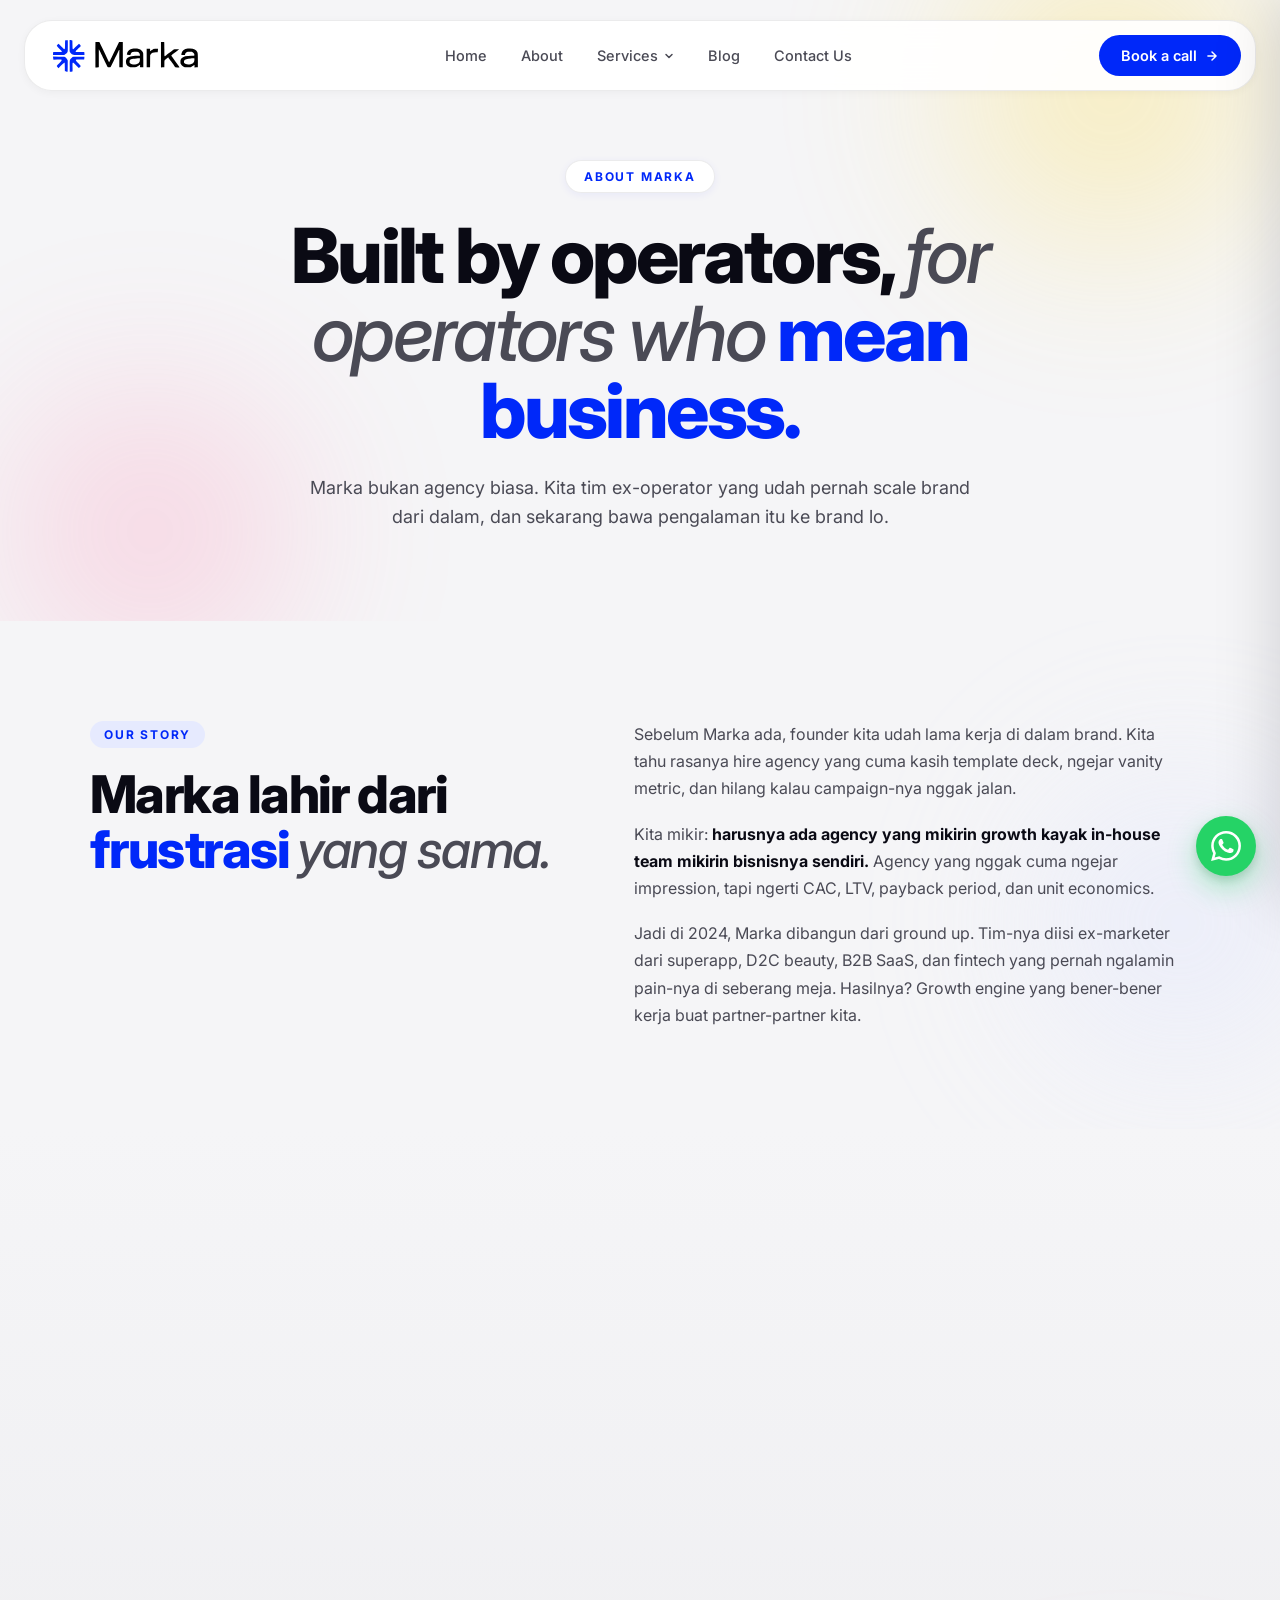
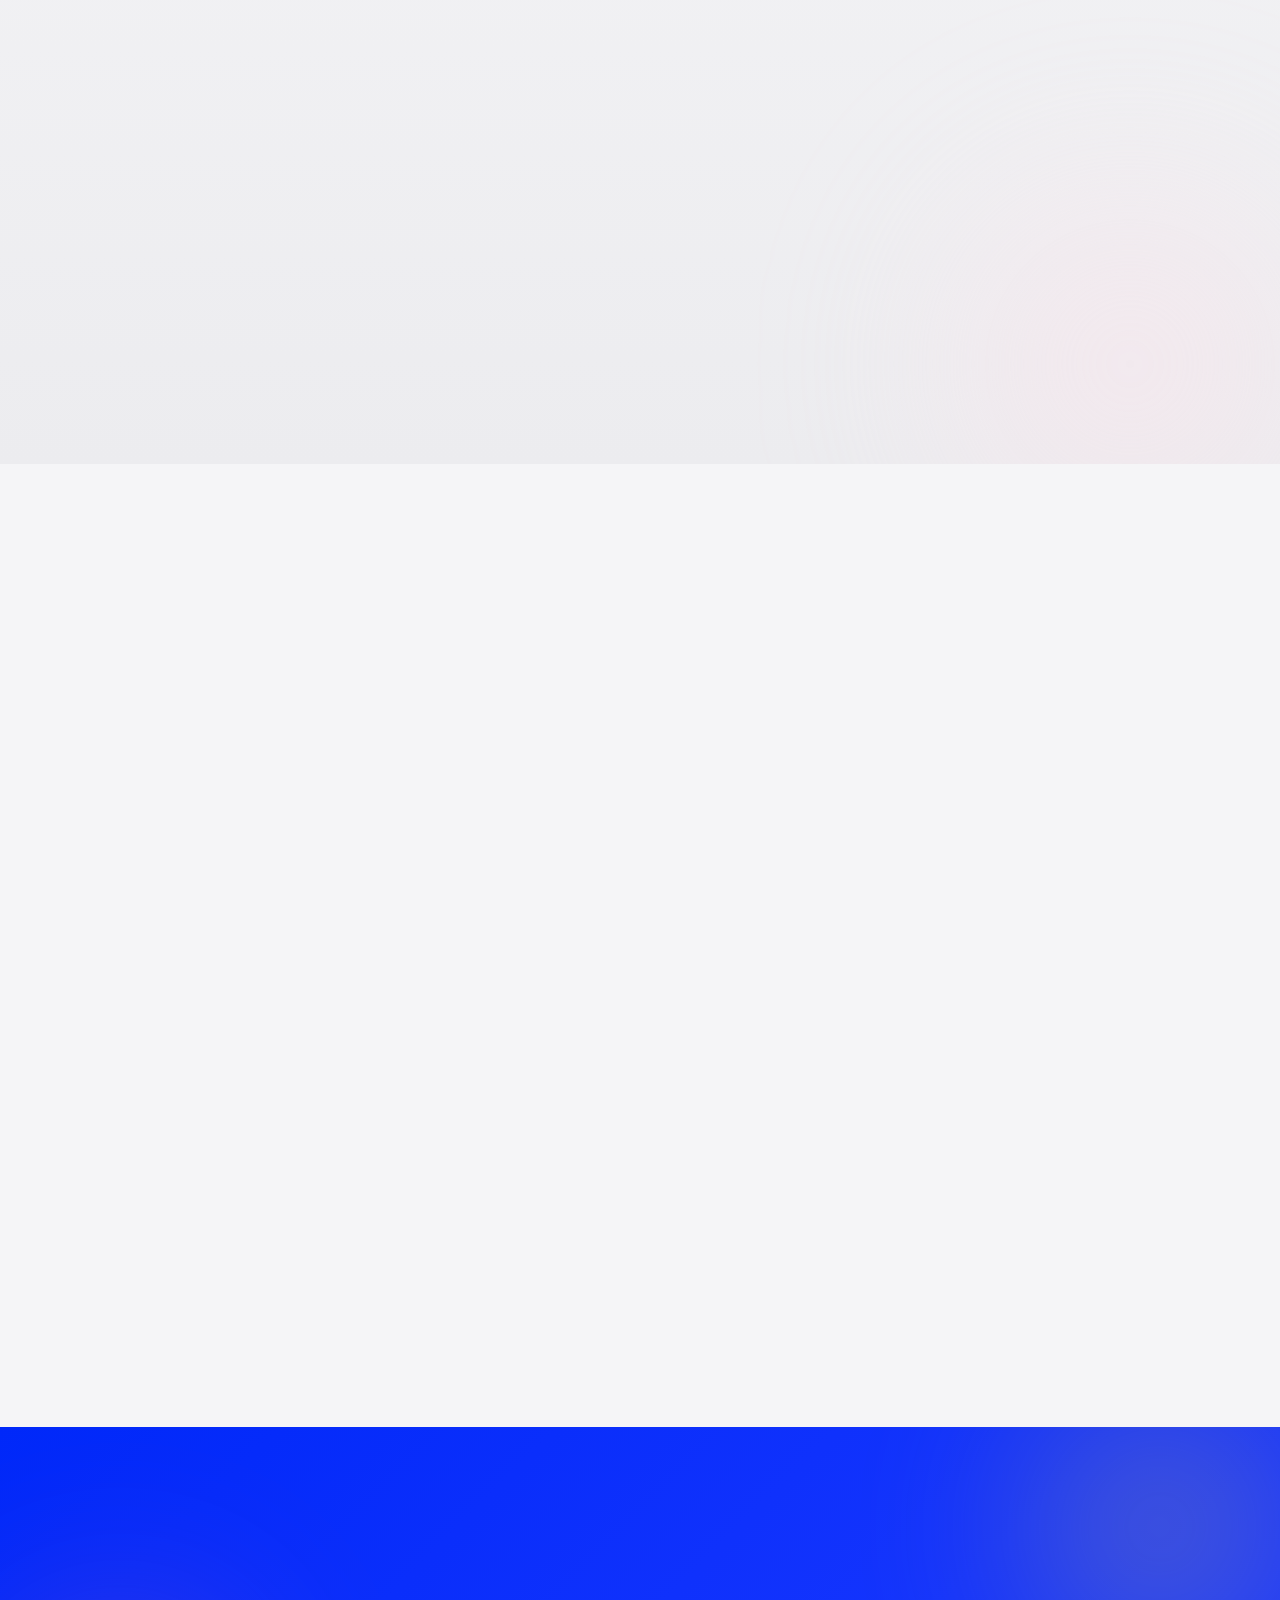
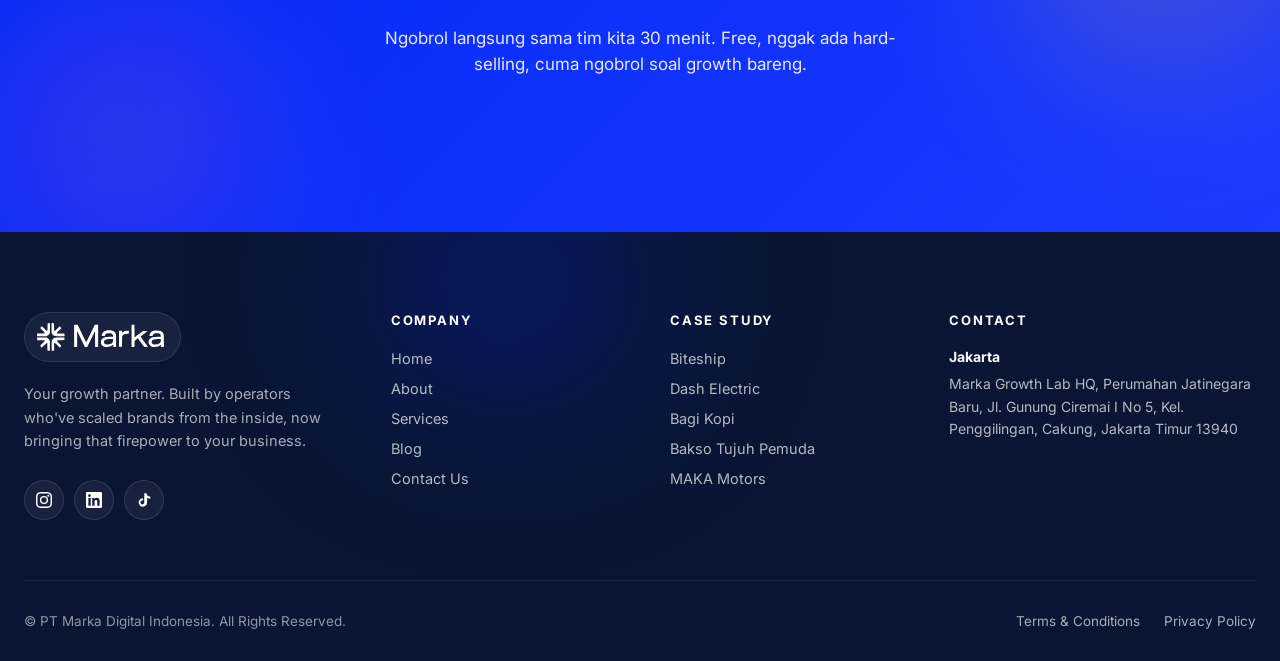
<file: about.html>
<!DOCTYPE html>
<html lang="id">
<head>
<meta charset="UTF-8" />
<meta name="viewport" content="width=device-width, initial-scale=1.0" />
<title>About, Marka Digital</title>
<link rel="preconnect" href="https://fonts.googleapis.com">
<link rel="preconnect" href="https://fonts.gstatic.com" crossorigin>
<link href="https://fonts.googleapis.com/css2?family=Inter:wght@300;400;500;600;700;800;900&display=swap" rel="stylesheet">
<link rel="stylesheet" href="assets/shared.css">
<style>
  /* ============ ABOUT-SPECIFIC ============ */
  .page-hero {
    position: relative;
    padding: 160px 24px 90px;
    overflow: hidden;
    isolation: isolate;
  }
  .page-hero::before { content: ''; position: absolute; z-index: -2; width: 500px; height: 500px; border-radius: 50%; background: radial-gradient(circle, var(--yellow) 0%, transparent 65%); top: -160px; right: -80px; filter: blur(80px); opacity: 0.4; animation: blobFloat 22s ease-in-out infinite; }
  .page-hero::after { content: ''; position: absolute; z-index: -2; width: 460px; height: 460px; border-radius: 50%; background: radial-gradient(circle, var(--pink) 0%, transparent 65%); bottom: -140px; left: -80px; filter: blur(80px); opacity: 0.3; animation: blobFloat 26s ease-in-out infinite reverse; }
  .page-hero-inner { max-width: 1100px; margin: 0 auto; text-align: center; }
  .page-eyebrow {
    display: inline-flex; padding: 8px 18px;
    background: #FFFFFF; border: 1px solid var(--line);
    border-radius: var(--radius-pill);
    font-size: 12px; font-weight: 700;
    color: var(--brand); letter-spacing: 0.15em; text-transform: uppercase;
    margin-bottom: 24px;
    box-shadow: 0 2px 8px rgba(0,40,249,0.06);
  }
  .page-title { font-size: clamp(44px, 6vw, 76px); line-height: 1.02; font-weight: 800; letter-spacing: -0.035em; max-width: 900px; margin: 0 auto 24px; }
  .page-title .brand-accent { color: var(--brand); }
  .page-title .italic-accent { font-weight: 500; font-style: italic; color: var(--ink-1); }
  .page-lead { font-size: 18px; line-height: 1.6; color: var(--ink-1); max-width: 680px; margin: 0 auto; }

  /* story section */
  .story { position: relative; padding: 100px 24px; background: var(--bg-0); overflow: hidden; }
  .story::before { content: ''; position: absolute; z-index: 0; top: 20%; right: -100px; width: 400px; height: 400px; border-radius: 50%; background: radial-gradient(circle, var(--soft-blue) 0%, transparent 70%); filter: blur(80px); opacity: 0.6; }
  .story-inner { position: relative; z-index: 1; max-width: 1100px; margin: 0 auto; display: grid; grid-template-columns: 1fr 1.2fr; gap: 80px; align-items: start; }
  .story-left h2 { font-size: clamp(36px, 4.5vw, 52px); font-weight: 800; letter-spacing: -0.03em; line-height: 1.05; margin-bottom: 20px; }
  .story-left h2 .brand-accent { color: var(--brand); }
  .story-left h2 .italic-accent { font-weight: 500; font-style: italic; color: var(--ink-1); }
  .story-left-eyebrow { display: inline-flex; padding: 6px 14px; background: var(--brand-soft); color: var(--brand); border-radius: var(--radius-pill); font-size: 12px; font-weight: 700; letter-spacing: 0.15em; text-transform: uppercase; margin-bottom: 20px; }
  .story-right p { font-size: 16px; line-height: 1.7; color: var(--ink-1); margin-bottom: 18px; }
  .story-right p:last-child { margin-bottom: 0; }
  .story-right strong { color: var(--ink-0); font-weight: 700; }

  /* values grid */
  .values { position: relative; padding: 100px 24px; background: linear-gradient(180deg, var(--bg-0) 0%, #ECECEF 100%); overflow: hidden; }
  .values::before { content: ''; position: absolute; z-index: 0; bottom: -150px; right: -100px; width: 500px; height: 500px; border-radius: 50%; background: radial-gradient(circle, var(--soft-pink) 0%, transparent 70%); filter: blur(90px); opacity: 0.5; }
  .values-inner { position: relative; z-index: 1; max-width: 1280px; margin: 0 auto; }
  .values-grid { display: grid; grid-template-columns: repeat(3, 1fr); gap: 20px; margin-top: 56px; }
  .value-card {
    background: #FFFFFF;
    border: 1px solid var(--line);
    border-radius: var(--radius-lg);
    padding: 32px 28px;
    transition: transform .35s var(--ease), box-shadow .35s var(--ease);
  }
  .value-card:hover { transform: translateY(-6px); box-shadow: 0 24px 48px rgba(10,10,20,0.1); }
  .value-icon {
    width: 54px; height: 54px; border-radius: 14px;
    display: grid; place-items: center;
    margin-bottom: 20px;
    color: #FFFFFF;
  }
  .value-icon.a { background: linear-gradient(135deg, var(--brand), #4360FF); }
  .value-icon.b { background: linear-gradient(135deg, var(--pink), var(--coral)); }
  .value-icon.c { background: linear-gradient(135deg, #26D9A0, #14B8A6); }
  .value-icon.d { background: linear-gradient(135deg, var(--yellow), var(--orange)); }
  .value-icon.e { background: linear-gradient(135deg, var(--lavender), var(--brand)); }
  .value-icon.f { background: linear-gradient(135deg, var(--sky), var(--brand)); }
  .value-icon svg { width: 24px; height: 24px; }
  .value-title { font-size: 20px; font-weight: 800; letter-spacing: -0.02em; margin-bottom: 10px; }
  .value-desc { font-size: 14.5px; line-height: 1.6; color: var(--ink-1); }

  /* bento milestones */
  .milestones { position: relative; padding: 100px 24px; background: var(--bg-0); overflow: hidden; }
  .milestones-inner { position: relative; z-index: 1; max-width: 1280px; margin: 0 auto; }
  .bento-grid { display: grid; grid-template-columns: repeat(4, 1fr); grid-template-rows: 200px 200px; gap: 16px; margin-top: 56px; }
  .bento { border-radius: var(--radius-lg); padding: 28px; position: relative; overflow: hidden; color: #FFFFFF; display: flex; flex-direction: column; justify-content: space-between; transition: transform .35s var(--ease); }
  .bento:hover { transform: scale(1.015); }
  .bento-blue { background: linear-gradient(135deg, var(--brand) 0%, #4360FF 100%); grid-column: span 2; grid-row: span 2; }
  .bento-yellow { background: linear-gradient(135deg, var(--yellow) 0%, var(--orange) 100%); color: var(--ink-0); }
  .bento-mint { background: linear-gradient(135deg, #26D9A0 0%, #14B8A6 100%); grid-column: span 2; }
  .bento-coral { background: linear-gradient(135deg, var(--pink) 0%, var(--coral) 100%); }
  .bento-dark { background: linear-gradient(135deg, var(--bg-dark) 0%, #1a2550 100%); }
  .bento-year { font-size: 11.5px; font-weight: 700; letter-spacing: 0.14em; text-transform: uppercase; opacity: 0.85; }
  .bento-title { font-family: var(--font); font-weight: 800; letter-spacing: -0.025em; line-height: 1.1; }
  .bento-blue .bento-title { font-size: clamp(28px, 3vw, 38px); }
  .bento-mint .bento-title { font-size: clamp(22px, 2.5vw, 30px); }
  .bento-yellow .bento-title, .bento-coral .bento-title, .bento-dark .bento-title { font-size: 22px; }
  .bento-sub { font-size: 13.5px; line-height: 1.5; opacity: 0.88; margin-top: 10px; max-width: 85%; }
  .bento-blue .bento-sub { font-size: 15px; max-width: 70%; }

  /* team CTA to home */
  .team-cta { position: relative; padding: 100px 24px; background: linear-gradient(135deg, var(--brand) 0%, #1E3AFF 100%); color: #FFFFFF; text-align: center; overflow: hidden; }
  .team-cta::before { content: ''; position: absolute; top: -100px; right: -80px; width: 400px; height: 400px; border-radius: 50%; background: radial-gradient(circle, var(--yellow) 0%, transparent 65%); filter: blur(90px); opacity: 0.35; }
  .team-cta::after { content: ''; position: absolute; bottom: -100px; left: -80px; width: 400px; height: 400px; border-radius: 50%; background: radial-gradient(circle, var(--pink) 0%, transparent 65%); filter: blur(90px); opacity: 0.3; }
  .team-cta-inner { position: relative; z-index: 1; max-width: 760px; margin: 0 auto; }
  .team-cta h2 { font-size: clamp(32px, 4vw, 44px); font-weight: 800; letter-spacing: -0.02em; margin-bottom: 16px; }
  .team-cta p { font-size: 17px; line-height: 1.55; opacity: 0.9; margin-bottom: 32px; max-width: 540px; margin-left: auto; margin-right: auto; }
  .cta-btn {
    display: inline-flex; align-items: center; gap: 10px;
    padding: 16px 28px;
    background: #FFFFFF; color: var(--ink-0);
    font-size: 15.5px; font-weight: 700;
    border-radius: var(--radius-pill);
    transition: all .2s var(--ease);
  }
  .cta-btn:hover { background: var(--yellow); transform: translateY(-2px); box-shadow: 0 16px 36px rgba(0,0,0,0.3); }
  .cta-btn svg { width: 15px; height: 15px; }

  @media (max-width: 960px) {
    .page-hero { padding: 110px 16px 60px; }
    .page-title { font-size: 38px; }
    .story { padding: 70px 16px; }
    .story-inner { grid-template-columns: 1fr; gap: 32px; }
    .values { padding: 70px 16px; }
    .values-grid { grid-template-columns: 1fr; gap: 14px; }
    .milestones { padding: 70px 16px; }
    .bento-grid { grid-template-columns: 1fr; grid-template-rows: auto; }
    .bento-blue, .bento-mint { grid-column: span 1; grid-row: span 1; }
    .bento { min-height: 180px; }
    .team-cta { padding: 70px 16px; }
  }
</style>
</head>
<body>

<!-- MOBILE GATE -->
<div class="mobile-gate">
  <div class="mobile-gate-blob a"></div><div class="mobile-gate-blob b"></div><div class="mobile-gate-blob c"></div>
  <div class="mobile-gate-inner">
    <img src="assets/logo.svg" alt="Marka Digital" />
    <div class="mobile-gate-emoji">👋</div>
    <h2>Yang mobile lagi dibikin gais hehe punten,</h2>
    <p>preview-nya lewat desktop dulu yaa ...</p>
  </div>
</div>

<!-- CURSOR -->
<div class="cursor-ring" id="cursorRing"></div>
<div class="cursor-dot" id="cursorDot"></div>

<!-- NAVBAR -->
<div class="nav-wrap" id="navWrap">
  <nav class="nav">
    <a href="index.html" class="logo" aria-label="Marka Digital"><img src="assets/logo.svg" alt="Marka Digital" /></a>
    <ul class="nav-menu">
      <li><a href="index.html">Home</a></li>
      <li><a href="about.html">About</a></li>
      <li>
        <button class="nav-toggle">Services<svg class="caret" width="10" height="10" viewBox="0 0 10 10" fill="none"><path d="M2 3.5L5 6.5L8 3.5" stroke="currentColor" stroke-width="1.5" stroke-linecap="round" stroke-linejoin="round"/></svg></button>
        <div class="dropdown">
          <a href="paid-media.html" class="dropdown-item">Paid Media</a>
          <a href="creative-studio.html" class="dropdown-item">Creative Studio</a>
          <a href="insights-intelligence.html" class="dropdown-item">Insights Intelligence</a>
        </div>
      </li>
      <li><a href="blog.html">Blog</a></li>
      <li><a href="contact.html">Contact Us</a></li>
    </ul>
    <a href="contact.html" class="nav-cta"><span>Book a call</span><svg viewBox="0 0 24 24" fill="none"><path d="M5 12H19M19 12L12 5M19 12L12 19" stroke="currentColor" stroke-width="2.5" stroke-linecap="round" stroke-linejoin="round"/></svg></a>
    <button class="nav-burger" id="burgerBtn" aria-label="Open menu"><svg viewBox="0 0 24 24" fill="none"><path d="M4 6H20M4 12H20M4 18H20" stroke="currentColor" stroke-width="2.2" stroke-linecap="round"/></svg></button>
  </nav>
</div>

<!-- MOBILE MENU -->
<div class="mobile-menu" id="mobileMenu">
  <div class="mobile-menu-overlay" id="mobileMenuOverlay"></div>
  <div class="mobile-menu-panel">
    <div class="mobile-menu-head">
      <img src="assets/logo.svg" alt="Marka Digital" />
      <button class="mobile-close" id="mobileCloseBtn" aria-label="Close menu"><svg viewBox="0 0 24 24" fill="none"><path d="M6 6L18 18M18 6L6 18" stroke="currentColor" stroke-width="2.2" stroke-linecap="round"/></svg></button>
    </div>
    <ul class="mobile-menu-list">
      <li><a href="index.html">Home</a></li>
      <li><a href="about.html">About</a></li>
      <li>
        <button class="mobile-sub-toggle">Services<svg width="14" height="14" viewBox="0 0 10 10" fill="none"><path d="M2 3.5L5 6.5L8 3.5" stroke="currentColor" stroke-width="1.5" stroke-linecap="round" stroke-linejoin="round"/></svg></button>
        <div class="mobile-submenu"><div><ul style="list-style:none;padding:0;">
          <li><a href="paid-media.html">Paid Media</a></li>
          <li><a href="creative-studio.html">Creative Studio</a></li>
          <li><a href="insights-intelligence.html">Insights Intelligence</a></li>
        </ul></div></div>
      </li>
      <li><a href="blog.html">Blog</a></li>
      <li><a href="contact.html">Contact Us</a></li>
    </ul>
    <a href="contact.html" class="mobile-cta">Book a call<svg viewBox="0 0 24 24" fill="none"><path d="M5 12H19M19 12L12 5M19 12L12 19" stroke="currentColor" stroke-width="2.5" stroke-linecap="round" stroke-linejoin="round"/></svg></a>
  </div>
</div>

<!-- ============ PAGE HERO ============ -->
<section class="page-hero">
  <div class="page-hero-inner">
    <div class="page-eyebrow reveal">ABOUT MARKA</div>
    <h1 class="page-title reveal reveal-delay-1">Built by operators, <span class="italic-accent">for operators who</span> <span class="brand-accent">mean business.</span></h1>
    <p class="page-lead reveal reveal-delay-2">Marka bukan agency biasa. Kita tim ex-operator yang udah pernah scale brand dari dalam, dan sekarang bawa pengalaman itu ke brand lo.</p>
  </div>
</section>

<!-- ============ STORY ============ -->
<section class="story">
  <div class="story-inner">
    <div class="story-left reveal">
      <div class="story-left-eyebrow">OUR STORY</div>
      <h2>Marka lahir dari <span class="brand-accent">frustrasi</span> <span class="italic-accent">yang sama.</span></h2>
    </div>
    <div class="story-right reveal reveal-delay-1">
      <p>Sebelum Marka ada, founder kita udah lama kerja di dalam brand. Kita tahu rasanya hire agency yang cuma kasih template deck, ngejar vanity metric, dan hilang kalau campaign-nya nggak jalan.</p>
      <p>Kita mikir: <strong>harusnya ada agency yang mikirin growth kayak in-house team mikirin bisnisnya sendiri.</strong> Agency yang nggak cuma ngejar impression, tapi ngerti CAC, LTV, payback period, dan unit economics.</p>
      <p>Jadi di 2024, Marka dibangun dari ground up. Tim-nya diisi ex-marketer dari superapp, D2C beauty, B2B SaaS, dan fintech yang pernah ngalamin pain-nya di seberang meja. Hasilnya? Growth engine yang bener-bener kerja buat partner-partner kita.</p>
    </div>
  </div>
</section>

<!-- ============ VALUES ============ -->
<section class="values">
  <div class="values-inner">
    <div class="section-header">
      <div class="section-eyebrow reveal">OUR VALUES</div>
      <h2 class="section-title reveal reveal-delay-1">Yang kita <span class="brand-accent">pegang</span> <span class="italic-accent">setiap hari.</span></h2>
      <p class="section-sub reveal reveal-delay-2">6 prinsip yang nge-drive setiap keputusan kita bareng partner.</p>
    </div>

    <div class="values-grid">
      <div class="value-card reveal reveal-delay-1">
        <div class="value-icon a"><svg viewBox="0 0 24 24" fill="none"><path d="M13 2L3 14H12L11 22L21 10H12L13 2Z" fill="currentColor"/></svg></div>
        <h3 class="value-title">Think like owners</h3>
        <p class="value-desc">Kita jaga budget klien kayak budget sendiri. Setiap rupiah harus balik dengan hasil yang jelas.</p>
      </div>
      <div class="value-card reveal reveal-delay-2">
        <div class="value-icon b"><svg viewBox="0 0 24 24" fill="none"><path d="M12 2L15 8L22 9L17 14L18 21L12 18L6 21L7 14L2 9L9 8L12 2Z" fill="currentColor"/></svg></div>
        <h3 class="value-title">Craft over quantity</h3>
        <p class="value-desc">Mending 1 campaign yang bener-bener solid daripada 10 yang asal rilis. Kualitas selalu di atas kuantitas.</p>
      </div>
      <div class="value-card reveal reveal-delay-3">
        <div class="value-icon c"><svg viewBox="0 0 24 24" fill="none"><path d="M3 3V21H21M7 14L11 10L15 14L21 8" stroke="currentColor" stroke-width="2.4" stroke-linecap="round" stroke-linejoin="round"/></svg></div>
        <h3 class="value-title">Data over opinion</h3>
        <p class="value-desc">Keputusan diambil dari data real, bukan feeling atau tren. Insight yang nggak bisa di-measure, bukan insight.</p>
      </div>
      <div class="value-card reveal reveal-delay-1">
        <div class="value-icon d"><svg viewBox="0 0 24 24" fill="none"><circle cx="12" cy="12" r="9" stroke="currentColor" stroke-width="2.4"/><path d="M12 7V12L15 14" stroke="currentColor" stroke-width="2.4" stroke-linecap="round"/></svg></div>
        <h3 class="value-title">Speed with substance</h3>
        <p class="value-desc">Cepat jalan tapi tetep thoughtful. Kita gerak gesit tanpa harus kompromi mutu.</p>
      </div>
      <div class="value-card reveal reveal-delay-2">
        <div class="value-icon e"><svg viewBox="0 0 24 24" fill="none"><path d="M17 21V19A4 4 0 0013 15H5A4 4 0 001 19V21M9 11A4 4 0 109 3A4 4 0 009 11ZM23 21V19A4 4 0 0020 15.13M16 3.13A4 4 0 0116 10.87" stroke="currentColor" stroke-width="2" stroke-linecap="round" stroke-linejoin="round"/></svg></div>
        <h3 class="value-title">Partnership, not vendor</h3>
        <p class="value-desc">Kita masuk sebagai extension dari tim lo. Bukan vendor yang nunggu brief, tapi partner yang ngasih challenge.</p>
      </div>
      <div class="value-card reveal reveal-delay-3">
        <div class="value-icon f"><svg viewBox="0 0 24 24" fill="none"><path d="M12 2L2 7V17L12 22L22 17V7L12 2Z" stroke="currentColor" stroke-width="2" stroke-linejoin="round"/><path d="M2 7L12 12L22 7M12 22V12" stroke="currentColor" stroke-width="2" stroke-linejoin="round"/></svg></div>
        <h3 class="value-title">Transparent always</h3>
        <p class="value-desc">Live dashboard, honest report, dan straightforward communication. Nggak ada data yang disembunyiin.</p>
      </div>
    </div>
  </div>
</section>

<!-- ============ MILESTONES BENTO ============ -->
<section class="milestones">
  <div class="milestones-inner">
    <div class="section-header">
      <div class="section-eyebrow reveal">MILESTONES</div>
      <h2 class="section-title reveal reveal-delay-1">Jalan panjang <span class="italic-accent">yang kita</span> <span class="brand-accent">lalui.</span></h2>
    </div>

    <div class="bento-grid">
      <div class="bento bento-blue reveal reveal-delay-1">
        <div class="bento-year">2024, FOUNDED</div>
        <div>
          <h3 class="bento-title">Marka Digital resmi lahir di Jakarta.</h3>
          <p class="bento-sub">5 operator founder yang pernah scale brand superapp, SaaS, dan D2C bikin agency yang mereka pengen pakai sendiri waktu dulu.</p>
        </div>
      </div>
      <div class="bento bento-yellow reveal reveal-delay-2">
        <div class="bento-year">Q2 2024</div>
        <div>
          <h3 class="bento-title">10 klien pertama onboarded.</h3>
          <p class="bento-sub">Dari pet care sampai legal tech.</p>
        </div>
      </div>
      <div class="bento bento-coral reveal reveal-delay-3">
        <div class="bento-year">Q4 2024</div>
        <div>
          <h3 class="bento-title">First 100Bn in managed ad spend.</h3>
          <p class="bento-sub">Milestone revenue contribution.</p>
        </div>
      </div>
      <div class="bento bento-mint reveal reveal-delay-2">
        <div class="bento-year">2025, SCALE</div>
        <div>
          <h3 class="bento-title">Marka Growth Lab HQ dibangun di Cakung, tim grow 3x.</h3>
          <p class="bento-sub">Dedicated space buat creative studio, insight lab, dan client war room.</p>
        </div>
      </div>
      <div class="bento bento-dark reveal reveal-delay-3">
        <div class="bento-year">2026, TODAY</div>
        <div>
          <h3 class="bento-title">15+ brand, 200Bn+ revenue impact.</h3>
          <p class="bento-sub">And counting.</p>
        </div>
      </div>
    </div>
  </div>
</section>

<!-- ============ CTA ============ -->
<section class="team-cta">
  <div class="team-cta-inner">
    <h2 class="reveal">Mau tahu lebih dalam?</h2>
    <p class="reveal reveal-delay-1">Ngobrol langsung sama tim kita 30 menit. Free, nggak ada hard-selling, cuma ngobrol soal growth bareng.</p>
    <a href="contact.html" class="cta-btn reveal reveal-delay-2">
      Book a call
      <svg viewBox="0 0 24 24" fill="none"><path d="M5 12H19M19 12L12 5M19 12L12 19" stroke="currentColor" stroke-width="2.5" stroke-linecap="round" stroke-linejoin="round"/></svg>
    </a>
  </div>
</section>

<!-- FOOTER -->
<footer class="footer">
  <div class="footer-inner">
    <div class="footer-grid">
      <div class="footer-brand">
        <a href="index.html" class="footer-logo"><img src="assets/logo.svg" alt="Marka Digital" /></a>
        <p>Your growth partner. Built by operators who've scaled brands from the inside, now bringing that firepower to your business.</p>
        <div class="footer-socials">
          <a href="#" class="footer-social" aria-label="Instagram"><svg viewBox="0 0 24 24" fill="currentColor"><path d="M12 2.2c3.2 0 3.6 0 4.85.07 1.17.05 1.8.25 2.23.42.56.22.96.48 1.38.9.42.42.68.82.9 1.38.17.42.37 1.06.42 2.23.06 1.27.07 1.65.07 4.85 0 3.2 0 3.58-.07 4.85-.05 1.17-.25 1.8-.42 2.23-.22.56-.48.96-.9 1.38-.42.42-.82.68-1.38.9-.42.17-1.06.37-2.23.42-1.27.06-1.65.07-4.85.07-3.2 0-3.58 0-4.85-.07-1.17-.05-1.8-.25-2.23-.42a3.8 3.8 0 01-1.38-.9 3.8 3.8 0 01-.9-1.38c-.17-.42-.37-1.06-.42-2.23C2.21 15.63 2.2 15.25 2.2 12s.01-3.58.07-4.85c.05-1.17.25-1.8.42-2.23.22-.56.48-.96.9-1.38.42-.42.82-.68 1.38-.9.42-.17 1.06-.37 2.23-.42C8.42 2.21 8.8 2.2 12 2.2m0-2.2C8.74 0 8.33 0 7.05.07 5.78.12 4.9.34 4.14.64c-.79.3-1.46.72-2.13 1.39a5.9 5.9 0 00-1.39 2.13c-.3.76-.51 1.63-.57 2.9C0 8.33 0 8.74 0 12c0 3.26 0 3.67.07 4.95.05 1.27.27 2.14.57 2.9.31.79.72 1.46 1.39 2.13.67.67 1.34 1.08 2.13 1.39.76.3 1.63.51 2.9.57C8.33 24 8.74 24 12 24s3.67 0 4.95-.07c1.27-.05 2.14-.27 2.9-.57.79-.3 1.46-.72 2.13-1.39a5.9 5.9 0 001.39-2.13c.3-.76.51-1.63.57-2.9C24 15.67 24 15.26 24 12s0-3.67-.07-4.95c-.05-1.27-.27-2.14-.57-2.9a5.9 5.9 0 00-1.39-2.13A5.9 5.9 0 0019.85.63C19.09.34 18.22.12 16.95.07 15.67 0 15.26 0 12 0zm0 5.84a6.16 6.16 0 100 12.32 6.16 6.16 0 000-12.32zm0 10.16a4 4 0 110-8 4 4 0 010 8zm7.85-10.4a1.44 1.44 0 11-2.88 0 1.44 1.44 0 012.88 0z"/></svg></a>
          <a href="#" class="footer-social" aria-label="LinkedIn"><svg viewBox="0 0 24 24" fill="currentColor"><path d="M20.45 20.45h-3.56v-5.57c0-1.33-.02-3.04-1.85-3.04-1.85 0-2.14 1.45-2.14 2.94v5.67H9.35V9h3.42v1.56h.05c.48-.9 1.64-1.85 3.37-1.85 3.6 0 4.27 2.37 4.27 5.46v6.28zM5.34 7.43a2.07 2.07 0 11-.001-4.13 2.07 2.07 0 010 4.13zM7.12 20.45H3.55V9h3.57v11.45zM22.23 0H1.77C.8 0 0 .78 0 1.73v20.54C0 23.22.8 24 1.77 24h20.46C23.2 24 24 23.22 24 22.27V1.73C24 .78 23.2 0 22.23 0z"/></svg></a>
          <a href="#" class="footer-social" aria-label="TikTok"><svg viewBox="0 0 24 24" fill="currentColor"><path d="M19.59 6.69a4.83 4.83 0 01-3.77-4.25V2h-3.45v13.67a2.89 2.89 0 01-5.2 1.74 2.89 2.89 0 012.31-4.64 2.93 2.93 0 01.88.13V9.4a6.84 6.84 0 00-1-.05A6.33 6.33 0 005.8 20.1a6.34 6.34 0 0010.86-4.43v-7a8.16 8.16 0 004.77 1.52v-3.4a4.85 4.85 0 01-1.84-.1z"/></svg></a>
        </div>
      </div>
      <div class="footer-col"><h4>Company</h4><ul>
        <li><a href="index.html">Home</a></li>
        <li><a href="about.html">About</a></li>
        <li><a href="paid-media.html">Services</a></li>
        <li><a href="blog.html">Blog</a></li>
        <li><a href="contact.html">Contact Us</a></li>
      </ul></div>
      <div class="footer-col"><h4>Case Study</h4><ul>
        <li><a href="#">Biteship</a></li>
        <li><a href="#">Dash Electric</a></li>
        <li><a href="#">Bagi Kopi</a></li>
        <li><a href="#">Bakso Tujuh Pemuda</a></li>
        <li><a href="#">MAKA Motors</a></li>
      </ul></div>
      <div class="footer-col"><h4>Contact</h4><div class="footer-address">
        <span class="footer-address-city">Jakarta</span>
        <p class="footer-address-detail">Marka Growth Lab HQ, Perumahan Jatinegara Baru, Jl. Gunung Ciremai I No 5, Kel. Penggilingan, Cakung, Jakarta Timur 13940</p>
      </div></div>
    </div>
    <div class="footer-bottom">
      <p class="footer-copy">© PT Marka Digital Indonesia. All Rights Reserved.</p>
      <div class="footer-links"><a href="#">Terms &amp; Conditions</a><a href="#">Privacy Policy</a></div>
    </div>
  </div>
</footer>

<!-- WA FAB -->
<a href="https://wa.me/6281234567890?text=Halo%20Marka%2C%20saya%20mau%20konsultasi" target="_blank" rel="noopener" class="wa-fab" aria-label="Chat via WhatsApp">
  <svg viewBox="0 0 24 24" fill="currentColor"><path d="M17.472 14.382c-.297-.149-1.758-.867-2.03-.967-.273-.099-.471-.148-.67.15-.197.297-.767.966-.94 1.164-.173.199-.347.223-.644.075-.297-.15-1.255-.463-2.39-1.475-.883-.788-1.48-1.761-1.653-2.059-.173-.297-.018-.458.13-.606.134-.133.298-.347.446-.52.149-.174.198-.298.298-.497.099-.198.05-.371-.025-.52-.075-.149-.669-1.612-.916-2.207-.242-.579-.487-.5-.669-.51-.173-.008-.371-.01-.57-.01-.198 0-.52.074-.792.372-.272.297-1.04 1.016-1.04 2.479 0 1.462 1.065 2.875 1.213 3.074.149.198 2.096 3.2 5.077 4.487.709.306 1.262.489 1.694.625.712.227 1.36.195 1.871.118.571-.085 1.758-.719 2.006-1.413.248-.694.248-1.289.173-1.413-.074-.124-.272-.198-.57-.347m-5.421 7.403h-.004a9.87 9.87 0 01-5.031-1.378l-.361-.214-3.741.982.998-3.648-.235-.374a9.86 9.86 0 01-1.51-5.26c.001-5.45 4.436-9.884 9.888-9.884 2.64 0 5.122 1.03 6.988 2.898a9.825 9.825 0 012.893 6.994c-.003 5.45-4.437 9.884-9.885 9.884m8.413-18.297A11.815 11.815 0 0012.05 0C5.495 0 .16 5.335.157 11.892c0 2.096.547 4.142 1.588 5.945L.057 24l6.305-1.654a11.882 11.882 0 005.683 1.448h.005c6.554 0 11.89-5.335 11.893-11.893a11.821 11.821 0 00-3.48-8.413Z"/></svg>
</a>

<script src="assets/shared.js"></script>
</body>
</html>
</file>
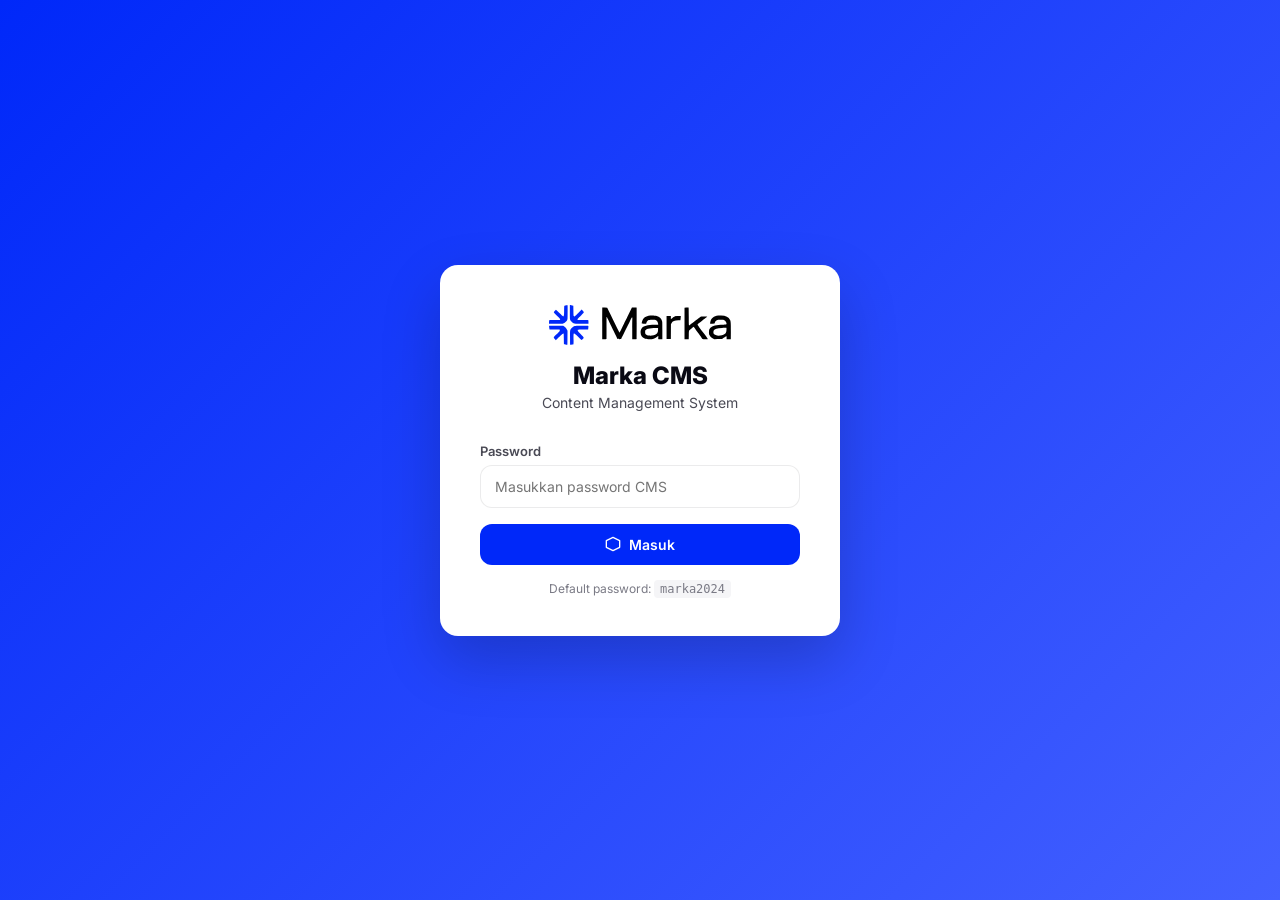
<file: admin.html>
<!DOCTYPE html>
<html lang="id">
<head>
<meta charset="UTF-8">
<meta name="viewport" content="width=device-width, initial-scale=1.0">
<title>Marka CMS - Admin Dashboard</title>
<link href="https://fonts.googleapis.com/css2?family=Inter:wght@400;500;600;700;800&display=swap" rel="stylesheet">
<style>
  :root {
    --brand: #0028F9;
    --brand-hover: #0020D1;
    --brand-soft: #E6EAFE;
    --bg-0: #F5F5F7;
    --bg-1: #FFFFFF;
    --bg-dark: #0A1533;
    --ink-0: #0A0A14;
    --ink-1: #4A4A55;
    --ink-2: #7A7A85;
    --ink-3: #B0B0B8;
    --line: rgba(10,10,20,0.08);
    --line-strong: rgba(10,10,20,0.14);
    --success: #22C55E;
    --warning: #F59E0B;
    --danger: #EF4444;
    --radius: 12px;
    --radius-lg: 18px;
    --ease: cubic-bezier(.22,.61,.36,1);
  }

  * { box-sizing: border-box; margin: 0; padding: 0; }
  
  body {
    font-family: 'Inter', system-ui, sans-serif;
    background: var(--bg-0);
    color: var(--ink-0);
    min-height: 100vh;
  }

  /* ============ LOGIN ============ */
  .login-screen {
    min-height: 100vh;
    display: flex;
    align-items: center;
    justify-content: center;
    padding: 24px;
    background: linear-gradient(135deg, var(--brand) 0%, #4360FF 100%);
  }
  .login-box {
    background: white;
    border-radius: var(--radius-lg);
    padding: 40px;
    width: 100%;
    max-width: 400px;
    box-shadow: 0 24px 60px rgba(0,0,0,0.2);
  }
  .login-logo {
    text-align: center;
    margin-bottom: 32px;
  }
  .login-logo img {
    height: 40px;
    margin-bottom: 12px;
  }
  .login-logo h1 {
    font-size: 24px;
    font-weight: 800;
  }
  .login-logo p {
    color: var(--ink-1);
    font-size: 14px;
    margin-top: 4px;
  }
  .form-group {
    margin-bottom: 16px;
  }
  .form-group label {
    display: block;
    font-size: 13px;
    font-weight: 600;
    color: var(--ink-1);
    margin-bottom: 6px;
  }
  .form-group input, .form-group textarea, .form-group select {
    width: 100%;
    padding: 12px 14px;
    border: 1px solid var(--line);
    border-radius: var(--radius);
    font-family: inherit;
    font-size: 14px;
    transition: border-color .2s, box-shadow .2s;
  }
  .form-group input:focus, .form-group textarea:focus, .form-group select:focus {
    outline: none;
    border-color: var(--brand);
    box-shadow: 0 0 0 3px rgba(0,40,249,0.1);
  }
  .btn {
    display: inline-flex;
    align-items: center;
    justify-content: center;
    gap: 8px;
    padding: 12px 20px;
    border-radius: var(--radius);
    font-family: inherit;
    font-size: 14px;
    font-weight: 600;
    cursor: pointer;
    border: none;
    transition: all .2s;
  }
  .btn-primary {
    background: var(--brand);
    color: white;
    width: 100%;
  }
  .btn-primary:hover { background: var(--brand-hover); }
  .btn-secondary {
    background: var(--bg-0);
    color: var(--ink-0);
    border: 1px solid var(--line);
  }
  .btn-secondary:hover { background: var(--bg-1); border-color: var(--brand); }
  .btn-success { background: var(--success); color: white; }
  .btn-success:hover { background: #16A34A; }
  .btn-danger { background: var(--danger); color: white; }
  .btn-danger:hover { background: #DC2626; }
  .btn-sm { padding: 8px 14px; font-size: 13px; }
  .login-error {
    background: #FEF2F2;
    color: var(--danger);
    padding: 12px 14px;
    border-radius: var(--radius);
    font-size: 13px;
    margin-bottom: 16px;
    display: none;
  }
  .login-error.show { display: block; }

  /* ============ ADMIN LAYOUT ============ */
  .admin-layout {
    display: none;
  }
  .admin-layout.active {
    display: block;
  }

  /* SIDEBAR */
  .sidebar {
    position: fixed;
    left: 0;
    top: 0;
    bottom: 0;
    width: 260px;
    background: var(--bg-dark);
    color: white;
    padding: 20px 16px;
    overflow-y: auto;
    z-index: 100;
  }
  .sidebar-logo {
    display: flex;
    align-items: center;
    gap: 12px;
    padding: 8px 12px;
    margin-bottom: 24px;
  }
  .sidebar-logo img {
    height: 32px;
    filter: brightness(0) invert(1);
  }
  .sidebar-logo span {
    font-size: 16px;
    font-weight: 700;
  }
  .sidebar-nav {
    list-style: none;
  }
  .sidebar-nav li {
    margin-bottom: 4px;
  }
  .sidebar-nav a {
    display: flex;
    align-items: center;
    gap: 10px;
    padding: 12px 14px;
    border-radius: var(--radius);
    color: rgba(255,255,255,0.7);
    font-size: 14px;
    font-weight: 500;
    transition: all .2s;
    text-decoration: none;
  }
  .sidebar-nav a:hover {
    background: rgba(255,255,255,0.1);
    color: white;
  }
  .sidebar-nav a.active {
    background: var(--brand);
    color: white;
  }
  .sidebar-nav a svg {
    width: 20px;
    height: 20px;
  }
  .sidebar-divider {
    height: 1px;
    background: rgba(255,255,255,0.1);
    margin: 16px 0;
  }
  .sidebar-footer {
    margin-top: auto;
    padding-top: 20px;
  }
  .logout-btn {
    display: flex;
    align-items: center;
    gap: 10px;
    width: 100%;
    padding: 12px 14px;
    border-radius: var(--radius);
    color: rgba(255,255,255,0.7);
    font-size: 14px;
    font-weight: 500;
    background: none;
    border: none;
    cursor: pointer;
    transition: all .2s;
  }
  .logout-btn:hover {
    background: rgba(239,68,68,0.2);
    color: #FCA5A5;
  }

  /* MAIN CONTENT */
  .main-content {
    margin-left: 260px;
    padding: 24px;
    min-height: 100vh;
  }
  .page-header {
    display: flex;
    align-items: center;
    justify-content: space-between;
    margin-bottom: 24px;
  }
  .page-header h1 {
    font-size: 24px;
    font-weight: 800;
  }
  .page-header p {
    color: var(--ink-1);
    font-size: 14px;
    margin-top: 4px;
  }

  /* SECTION CARDS */
  .section-card {
    background: white;
    border-radius: var(--radius-lg);
    padding: 24px;
    margin-bottom: 20px;
    border: 1px solid var(--line);
  }
  .section-header {
    display: flex;
    align-items: center;
    justify-content: space-between;
    margin-bottom: 20px;
    padding-bottom: 16px;
    border-bottom: 1px solid var(--line);
  }
  .section-header h2 {
    font-size: 16px;
    font-weight: 700;
  }
  .section-header .badge {
    background: var(--brand-soft);
    color: var(--brand);
    padding: 4px 10px;
    border-radius: 999px;
    font-size: 12px;
    font-weight: 600;
  }

  /* ITEM LIST */
  .item-list {
    display: flex;
    flex-direction: column;
    gap: 12px;
  }
  .item-card {
    display: flex;
    align-items: center;
    gap: 16px;
    padding: 16px;
    background: var(--bg-0);
    border-radius: var(--radius);
    transition: all .2s;
  }
  .item-card:hover {
    background: var(--bg-1);
    box-shadow: 0 4px 12px rgba(0,0,0,0.06);
  }
  .item-thumb {
    width: 80px;
    height: 60px;
    border-radius: 8px;
    background: var(--line);
    overflow: hidden;
    flex-shrink: 0;
  }
  .item-thumb img, .item-thumb video {
    width: 100%;
    height: 100%;
    object-fit: cover;
  }
  .item-info {
    flex: 1;
    min-width: 0;
  }
  .item-info h3 {
    font-size: 14px;
    font-weight: 600;
    margin-bottom: 4px;
  }
  .item-info p {
    font-size: 13px;
    color: var(--ink-1);
    white-space: nowrap;
    overflow: hidden;
    text-overflow: ellipsis;
  }
  .item-actions {
    display: flex;
    gap: 8px;
  }
  .item-actions button {
    width: 36px;
    height: 36px;
    border-radius: 8px;
    display: grid;
    place-items: center;
    border: none;
    cursor: pointer;
    transition: all .2s;
  }
  .edit-btn { background: var(--brand-soft); color: var(--brand); }
  .edit-btn:hover { background: var(--brand); color: white; }
  .delete-btn { background: #FEF2F2; color: var(--danger); }
  .delete-btn:hover { background: var(--danger); color: white; }

  /* FORM MODAL */
  .modal-overlay {
    position: fixed;
    inset: 0;
    background: rgba(0,0,0,0.5);
    display: none;
    align-items: center;
    justify-content: center;
    z-index: 1000;
    padding: 24px;
  }
  .modal-overlay.active { display: flex; }
  .modal {
    background: white;
    border-radius: var(--radius-lg);
    width: 100%;
    max-width: 700px;
    max-height: 90vh;
    overflow-y: auto;
    animation: modalIn .3s var(--ease);
  }
  @keyframes modalIn {
    from { opacity: 0; transform: scale(0.95) translateY(20px); }
    to { opacity: 1; transform: scale(1) translateY(0); }
  }
  .modal-header {
    display: flex;
    align-items: center;
    justify-content: space-between;
    padding: 20px 24px;
    border-bottom: 1px solid var(--line);
    position: sticky;
    top: 0;
    background: white;
    z-index: 1;
  }
  .modal-header h2 {
    font-size: 18px;
    font-weight: 700;
  }
  .modal-close {
    width: 36px;
    height: 36px;
    border-radius: 50%;
    border: none;
    background: var(--bg-0);
    cursor: pointer;
    display: grid;
    place-items: center;
    transition: all .2s;
  }
  .modal-close:hover { background: var(--danger); color: white; }
  .modal-body {
    padding: 24px;
  }
  .modal-footer {
    display: flex;
    gap: 12px;
    justify-content: flex-end;
    padding: 20px 24px;
    border-top: 1px solid var(--line);
    background: var(--bg-0);
  }

  /* GRID LAYOUT */
  .grid-2 { display: grid; grid-template-columns: 1fr 1fr; gap: 16px; }
  .grid-3 { display: grid; grid-template-columns: repeat(3, 1fr); gap: 16px; }

  /* TOAST */
  .toast {
    position: fixed;
    bottom: 24px;
    right: 24px;
    padding: 14px 20px;
    border-radius: var(--radius);
    font-size: 14px;
    font-weight: 500;
    z-index: 2000;
    transform: translateY(100px);
    opacity: 0;
    transition: all .3s var(--ease);
  }
  .toast.show { transform: translateY(0); opacity: 1; }
  .toast-success { background: var(--success); color: white; }
  .toast-error { background: var(--danger); color: white; }

  /* HIDDEN SECTION */
  .section-page { display: none; }
  .section-page.active { display: block; }

  /* STATS FORM */
  .stats-grid-edit {
    display: grid;
    grid-template-columns: repeat(auto-fill, minmax(280px, 1fr));
    gap: 16px;
  }
  .stat-edit-card {
    background: var(--bg-0);
    padding: 16px;
    border-radius: var(--radius);
  }
  .stat-edit-card h4 {
    font-size: 12px;
    font-weight: 700;
    color: var(--brand);
    letter-spacing: 0.1em;
    text-transform: uppercase;
    margin-bottom: 12px;
  }

  /* TEAM GRID */
  .team-grid-edit {
    display: grid;
    grid-template-columns: repeat(auto-fill, minmax(300px, 1fr));
    gap: 16px;
  }

  /* MOBILE */
  @media (max-width: 768px) {
    .sidebar { width: 100%; position: static; display: none; }
    .sidebar.mobile-open { display: block; }
    .main-content { margin-left: 0; }
    .grid-2 { grid-template-columns: 1fr; }
    .grid-3 { grid-template-columns: 1fr; }
  }
</style>
</head>
<body>

<!-- ============ LOGIN ============ -->
<div class="login-screen" id="loginScreen">
  <div class="login-box">
    <div class="login-logo">
      <img src="assets/logo.svg" alt="Marka" onerror="this.style.display='none'">
      <h1>Marka CMS</h1>
      <p>Content Management System</p>
    </div>
    <div class="login-error" id="loginError">Password salah. Coba lagi.</div>
    <div class="form-group">
      <label>Password</label>
      <input type="password" id="passwordInput" placeholder="Masukkan password CMS" onkeypress="if(event.key==='Enter')attemptLogin()">
    </div>
    <button class="btn btn-primary" onclick="attemptLogin()">
      <svg width="16" height="16" viewBox="0 0 24 24" fill="none"><path d="M12 2L2 7V17L12 22L22 17V7L12 2Z" stroke="currentColor" stroke-width="2" stroke-linecap="round" stroke-linejoin="round"/></svg>
      Masuk
    </button>
    <p style="font-size: 12px; color: var(--ink-2); text-align: center; margin-top: 16px;">
      Default password: <code style="background: var(--bg-0); padding: 2px 6px; border-radius: 4px;">marka2024</code>
    </p>
  </div>
</div>

<!-- ============ ADMIN LAYOUT ============ -->
<div class="admin-layout" id="adminLayout">

  <!-- SIDEBAR -->
  <aside class="sidebar">
    <div class="sidebar-logo">
      <img src="assets/logo.svg" alt="Marka">
      <span>CMS</span>
    </div>
    <ul class="sidebar-nav">
      <li><a href="#" class="nav-link active" data-section="dashboard">
        <svg viewBox="0 0 24 24" fill="none"><rect x="3" y="3" width="7" height="7" rx="1" stroke="currentColor" stroke-width="2"/><rect x="14" y="3" width="7" height="7" rx="1" stroke="currentColor" stroke-width="2"/><rect x="3" y="14" width="7" height="7" rx="1" stroke="currentColor" stroke-width="2"/><rect x="14" y="14" width="7" height="7" rx="1" stroke="currentColor" stroke-width="2"/></svg>
        Dashboard
      </a></li>
      <li><a href="#" class="nav-link" data-section="hero">
        <svg viewBox="0 0 24 24" fill="none"><path d="M12 2L2 7L12 12L22 7L12 2Z" stroke="currentColor" stroke-width="2" stroke-linecap="round" stroke-linejoin="round"/></svg>
        Hero Section
      </a></li>
      <li><a href="#" class="nav-link" data-section="numbers">
        <svg viewBox="0 0 24 24" fill="none"><path d="M4 21V7M20 21V7M12 21V3M4 14H20" stroke="currentColor" stroke-width="2" stroke-linecap="round" stroke-linejoin="round"/></svg>
        Statistics
      </a></li>
      <li><a href="#" class="nav-link" data-section="works">
        <svg viewBox="0 0 24 24" fill="none"><rect x="3" y="3" width="18" height="18" rx="2" stroke="currentColor" stroke-width="2"/><circle cx="8.5" cy="8.5" r="1.5" fill="currentColor"/><path d="M21 15L16 10L5 21" stroke="currentColor" stroke-width="2" stroke-linecap="round" stroke-linejoin="round"/></svg>
        Our Works
      </a></li>
      <li><a href="#" class="nav-link" data-section="services">
        <svg viewBox="0 0 24 24" fill="none"><path d="M12 2L15.09 8.26L22 9.27L17 14.14L18.18 21.02L12 17.77L5.82 21.02L7 14.14L2 9.27L8.91 8.26L12 2Z" stroke="currentColor" stroke-width="2" stroke-linecap="round" stroke-linejoin="round"/></svg>
        Services
      </a></li>
      <li><a href="#" class="nav-link" data-section="testimonials">
        <svg viewBox="0 0 24 24" fill="none"><path d="M21 15C21 15.5 20.8 16 20.4 16.4C20 16.8 19.5 17 19 17H7L3 21V5C3 4.5 3.2 4 3.6 3.6C4 3.2 4.5 3 5 3H19C19.5 3 20 3.2 20.4 3.6C20.8 4 21 4.5 21 5V15Z" stroke="currentColor" stroke-width="2" stroke-linecap="round" stroke-linejoin="round"/></svg>
        Testimonials
      </a></li>
      <li><a href="#" class="nav-link" data-section="team">
        <svg viewBox="0 0 24 24" fill="none"><path d="M17 21V19C17 17.9 16.6 16.9 15.8 16.2C15.1 15.4 14.1 15 13 15H5C3.9 15 2.9 15.4 2.2 16.2C1.4 16.9 1 17.9 1 19V21" stroke="currentColor" stroke-width="2" stroke-linecap="round"/><circle cx="9" cy="7" r="4" stroke="currentColor" stroke-width="2"/></svg>
        Team
      </a></li>
      <li><a href="#" class="nav-link" data-section="faq">
        <svg viewBox="0 0 24 24" fill="none"><circle cx="12" cy="12" r="10" stroke="currentColor" stroke-width="2"/><path d="M9 9C9.3 8.3 9.8 7.8 10.4 7.4C11 7.1 11.7 7 12.4 7.1C13.1 7.2 13.8 7.5 14.2 8.1C14.7 8.6 15 9.3 14.9 10C14.9 12 11.9 13 11.9 13" stroke="currentColor" stroke-width="2" stroke-linecap="round"/><path d="M12 17H12.01" stroke="currentColor" stroke-width="2" stroke-linecap="round"/></svg>
        FAQ
      </a></li>
      <li><a href="#" class="nav-link" data-section="clients">
        <svg viewBox="0 0 24 24" fill="none"><rect x="3" y="7" width="18" height="10" rx="2" stroke="currentColor" stroke-width="2"/><path d="M8 7V5C8 3.9 8.9 3 10 3H14C15.1 3 16 3.9 16 5V7" stroke="currentColor" stroke-width="2"/></svg>
        Client Logos
      </a></li>
      <li><a href="#" class="nav-link" data-section="footer">
        <svg viewBox="0 0 24 24" fill="none"><rect x="2" y="3" width="20" height="14" rx="2" stroke="currentColor" stroke-width="2"/><path d="M8 21H16M12 17V21" stroke="currentColor" stroke-width="2" stroke-linecap="round"/></svg>
        Footer & Contact
      </a></li>
    </ul>
    <div class="sidebar-divider"></div>
    <div class="sidebar-footer">
      <button class="logout-btn" onclick="logout()">
        <svg width="20" height="20" viewBox="0 0 24 24" fill="none"><path d="M9 21H5C4.5 21 4 20.8 3.6 20.4C3.2 20 3 19.5 3 19V5C3 4.5 3.2 4 3.6 3.6C4 3.2 4.5 3 5 3H9" stroke="currentColor" stroke-width="2" stroke-linecap="round"/><path d="M16 17L21 12L16 7" stroke="currentColor" stroke-width="2" stroke-linecap="round"/><path d="M21 12H9" stroke="currentColor" stroke-width="2" stroke-linecap="round"/></svg>
        Logout
      </button>
    </div>
  </aside>

  <!-- MAIN CONTENT -->
  <main class="main-content">

    <!-- ============ DASHBOARD ============ -->
    <div class="section-page active" id="section-dashboard">
      <div class="page-header">
        <div>
          <h1>Dashboard</h1>
          <p>Kelola semua konten website Marka Digital</p>
        </div>
        <div style="display: flex; gap: 12px;">
          <button class="btn btn-secondary" onclick="exportJSON()">
            <svg width="16" height="16" viewBox="0 0 24 24" fill="none"><path d="M21 15V19C21 19.5 20.8 20 20.4 20.4C20 20.8 19.5 21 19 21H5C4.5 21 4 20.8 3.6 20.4C3.2 20 3 19.5 3 19V15" stroke="currentColor" stroke-width="2" stroke-linecap="round"/><path d="M7 10L12 15L17 10" stroke="currentColor" stroke-width="2" stroke-linecap="round"/><path d="M12 15V3" stroke="currentColor" stroke-width="2" stroke-linecap="round"/></svg>
            Export JSON
          </button>
          <label class="btn btn-secondary" style="cursor: pointer;">
            <svg width="16" height="16" viewBox="0 0 24 24" fill="none"><path d="M21 15V19C21 19.5 20.8 20 20.4 20.4C20 20.8 19.5 21 19 21H5C4.5 21 4 20.8 3.6 20.4C3.2 20 3 19.5 3 19V15" stroke="currentColor" stroke-width="2" stroke-linecap="round"/><path d="M17 8L12 3L7 8" stroke="currentColor" stroke-width="2" stroke-linecap="round"/><path d="M12 3V15" stroke="currentColor" stroke-width="2" stroke-linecap="round"/></svg>
            Import JSON
            <input type="file" accept=".json" style="display:none" onchange="importJSON(event)">
          </label>
        </div>
      </div>

      <div class="grid-3">
        <div class="section-card">
          <h2 style="font-size: 14px; color: var(--ink-1); margin-bottom: 8px;">Hero Cards</h2>
          <p style="font-size: 32px; font-weight: 800;" id="count-hero">0</p>
        </div>
        <div class="section-card">
          <h2 style="font-size: 14px; color: var(--ink-1); margin-bottom: 8px;">Works Items</h2>
          <p style="font-size: 32px; font-weight: 800;" id="count-works">0</p>
        </div>
        <div class="section-card">
          <h2 style="font-size: 14px; color: var(--ink-1); margin-bottom: 8px;">Team Members</h2>
          <p style="font-size: 32px; font-weight: 800;" id="count-team">0</p>
        </div>
      </div>

      <div class="section-card">
        <div class="section-header">
          <h2>Quick Actions</h2>
        </div>
        <div class="grid-3">
          <button class="btn btn-secondary" onclick="switchSection('hero')">Edit Hero</button>
          <button class="btn btn-secondary" onclick="switchSection('works')">Edit Works</button>
          <button class="btn btn-secondary" onclick="switchSection('team')">Edit Team</button>
        </div>
      </div>
    </div>

    <!-- ============ HERO ============ -->
    <div class="section-page" id="section-hero">
      <div class="page-header">
        <div>
          <h1>Hero Section</h1>
          <p>Kelola headline dan achievement cards</p>
        </div>
      </div>

      <div class="section-card">
        <div class="section-header">
          <h2>Hero Text</h2>
        </div>
        <div class="grid-2">
          <div class="form-group">
            <label>Eyebrow Text</label>
            <input type="text" id="hero-eyebrow" placeholder="YOUR GROWTH PARTNER">
          </div>
          <div class="form-group">
            <label>Title Prefix</label>
            <input type="text" id="hero-title-prefix" placeholder="We help brands consistently generate">
          </div>
        </div>
        <div class="form-group">
          <label>Rotating Words (pisahkan dengan koma)</label>
          <input type="text" id="hero-rotating-words" placeholder="leads, SQLs, RoAS, revenue">
        </div>
      </div>

      <div class="section-card">
        <div class="section-header">
          <h2>Achievement Cards</h2>
          <span class="badge" id="hero-count">6 cards</span>
        </div>
        <div class="item-list" id="hero-list"></div>
      </div>
    </div>

    <!-- ============ NUMBERS ============ -->
    <div class="section-page" id="section-numbers">
      <div class="page-header">
        <div>
          <h1>Statistics</h1>
          <p>Kelola angka dan statistik perusahaan</p>
        </div>
      </div>

      <div class="section-card">
        <div class="section-header">
          <h2>Section Header</h2>
        </div>
        <div class="grid-2">
          <div class="form-group">
            <label>Eyebrow</label>
            <input type="text" id="numbers-eyebrow">
          </div>
          <div class="form-group">
            <label>Title</label>
            <input type="text" id="numbers-title">
          </div>
        </div>
        <div class="form-group">
          <label>Subtitle</label>
          <input type="text" id="numbers-subtitle">
        </div>
      </div>

      <div class="section-card">
        <div class="section-header">
          <h2>Statistics</h2>
        </div>
        <div class="stats-grid-edit" id="stats-list"></div>
      </div>
    </div>

    <!-- ============ WORKS ============ -->
    <div class="section-page" id="section-works">
      <div class="page-header">
        <div>
          <h1>Our Works</h1>
          <p>Kelola portofolio project</p>
        </div>
        <button class="btn btn-primary" style="width: auto;" onclick="openModal('works')">
          <svg width="16" height="16" viewBox="0 0 24 24" fill="none"><path d="M12 5V19M5 12H19" stroke="currentColor" stroke-width="2" stroke-linecap="round"/></svg>
          Tambah Work
        </button>
      </div>

      <div class="section-card">
        <div class="section-header">
          <h2>Section Header</h2>
        </div>
        <div class="grid-2">
          <div class="form-group">
            <label>Eyebrow</label>
            <input type="text" id="works-eyebrow">
          </div>
          <div class="form-group">
            <label>Title</label>
            <input type="text" id="works-title">
          </div>
        </div>
        <div class="form-group">
          <label>Subtitle</label>
          <input type="text" id="works-subtitle">
        </div>
      </div>

      <div class="section-card">
        <div class="section-header">
          <h2>Works Items</h2>
          <span class="badge" id="works-count">0 items</span>
        </div>
        <div class="item-list" id="works-list"></div>
      </div>
    </div>

    <!-- ============ SERVICES ============ -->
    <div class="section-page" id="section-services">
      <div class="page-header">
        <div>
          <h1>Services</h1>
          <p>Kelola layanan Marka</p>
        </div>
      </div>

      <div class="section-card">
        <div class="section-header">
          <h2>Section Header</h2>
        </div>
        <div class="grid-2">
          <div class="form-group">
            <label>Eyebrow</label>
            <input type="text" id="services-eyebrow">
          </div>
          <div class="form-group">
            <label>Title</label>
            <input type="text" id="services-title">
          </div>
        </div>
        <div class="form-group">
          <label>Subtitle</label>
          <input type="text" id="services-subtitle">
        </div>
      </div>

      <div class="section-card">
        <div class="section-header">
          <h2>Services List</h2>
          <span class="badge">3 services</span>
        </div>
        <div class="item-list" id="services-list"></div>
      </div>
    </div>

    <!-- ============ TESTIMONIALS ============ -->
    <div class="section-page" id="section-testimonials">
      <div class="page-header">
        <div>
          <h1>Testimonials</h1>
          <p>Kelola testimonial klien</p>
        </div>
      </div>

      <div class="section-card">
        <div class="section-header">
          <h2>Section Header</h2>
        </div>
        <div class="grid-2">
          <div class="form-group">
            <label>Eyebrow</label>
            <input type="text" id="testimonials-eyebrow">
          </div>
          <div class="form-group">
            <label>Title</label>
            <input type="text" id="testimonials-title">
          </div>
        </div>
        <div class="form-group">
          <label>Subtitle</label>
          <input type="text" id="testimonials-subtitle">
        </div>
      </div>

      <div class="section-card">
        <div class="section-header">
          <h2>Testimonials List</h2>
          <span class="badge" id="testimonials-count">0 items</span>
        </div>
        <div class="item-list" id="testimonials-list"></div>
      </div>
    </div>

    <!-- ============ TEAM ============ -->
    <div class="section-page" id="section-team">
      <div class="page-header">
        <div>
          <h1>Team</h1>
          <p>Kelola profil tim Marka</p>
        </div>
        <button class="btn btn-primary" style="width: auto;" onclick="openModal('team')">
          <svg width="16" height="16" viewBox="0 0 24 24" fill="none"><path d="M12 5V19M5 12H19" stroke="currentColor" stroke-width="2" stroke-linecap="round"/></svg>
          Tambah Member
        </button>
      </div>

      <div class="section-card">
        <div class="section-header">
          <h2>Section Header</h2>
        </div>
        <div class="grid-2">
          <div class="form-group">
            <label>Eyebrow</label>
            <input type="text" id="team-eyebrow">
          </div>
          <div class="form-group">
            <label>Title</label>
            <input type="text" id="team-title">
          </div>
        </div>
        <div class="form-group">
          <label>Subtitle</label>
          <input type="text" id="team-subtitle">
        </div>
      </div>

      <div class="section-card">
        <div class="section-header">
          <h2>Team Members</h2>
          <span class="badge" id="team-count">0 members</span>
        </div>
        <div class="team-grid-edit" id="team-list"></div>
      </div>
    </div>

    <!-- ============ FAQ ============ -->
    <div class="section-page" id="section-faq">
      <div class="page-header">
        <div>
          <h1>FAQ</h1>
          <p>Kelola pertanyaan yang sering ditanyakan</p>
        </div>
        <button class="btn btn-primary" style="width: auto;" onclick="openModal('faq')">
          <svg width="16" height="16" viewBox="0 0 24 24" fill="none"><path d="M12 5V19M5 12H19" stroke="currentColor" stroke-width="2" stroke-linecap="round"/></svg>
          Tambah FAQ
        </button>
      </div>

      <div class="section-card">
        <div class="section-header">
          <h2>Section Header</h2>
        </div>
        <div class="grid-2">
          <div class="form-group">
            <label>Eyebrow</label>
            <input type="text" id="faq-eyebrow">
          </div>
          <div class="form-group">
            <label>Title</label>
            <input type="text" id="faq-title">
          </div>
        </div>
        <div class="form-group">
          <label>Subtitle</label>
          <input type="text" id="faq-subtitle">
        </div>
      </div>

      <div class="section-card">
        <div class="section-header">
          <h2>FAQ Items</h2>
          <span class="badge" id="faq-count">0 items</span>
        </div>
        <div class="item-list" id="faq-list"></div>
      </div>
    </div>

    <!-- ============ CLIENTS ============ -->
    <div class="section-page" id="section-clients">
      <div class="page-header">
        <div>
          <h1>Client Logos</h1>
          <p>Kelola logo klien yang ditampilkan</p>
        </div>
        <button class="btn btn-primary" style="width: auto;" onclick="openModal('client')">
          <svg width="16" height="16" viewBox="0 0 24 24" fill="none"><path d="M12 5V19M5 12H19" stroke="currentColor" stroke-width="2" stroke-linecap="round"/></svg>
          Tambah Client
        </button>
      </div>

      <div class="section-card">
        <div class="section-header">
          <h2>Trusted Section</h2>
        </div>
        <div class="form-group">
          <label>Label Text</label>
          <input type="text" id="clients-label">
        </div>
      </div>

      <div class="section-card">
        <div class="section-header">
          <h2>Client Logos</h2>
          <span class="badge" id="clients-count">0 clients</span>
        </div>
        <div class="item-list" id="clients-list"></div>
      </div>
    </div>

    <!-- ============ FOOTER ============ -->
    <div class="section-page" id="section-footer">
      <div class="page-header">
        <div>
          <h1>Footer & Contact</h1>
          <p>Kelola informasi footer dan WhatsApp</p>
        </div>
      </div>

      <div class="section-card">
        <div class="section-header">
          <h2>Contact Section</h2>
        </div>
        <div class="grid-2">
          <div class="form-group">
            <label>Eyebrow</label>
            <input type="text" id="contact-eyebrow">
          </div>
          <div class="form-group">
            <label>Title</label>
            <input type="text" id="contact-title">
          </div>
        </div>
        <div class="form-group">
          <label>Subtitle</label>
          <input type="text" id="contact-subtitle">
        </div>
      </div>

      <div class="section-card">
        <div class="section-header">
          <h2>Footer Info</h2>
        </div>
        <div class="form-group">
          <label>Tagline</label>
          <textarea id="footer-tagline" rows="3"></textarea>
        </div>
        <div class="grid-2">
          <div class="form-group">
            <label>Address City</label>
            <input type="text" id="footer-city">
          </div>
          <div class="form-group">
            <label>Address Detail</label>
            <input type="text" id="footer-address">
          </div>
        </div>
      </div>

      <div class="section-card">
        <div class="section-header">
          <h2>WhatsApp Button</h2>
        </div>
        <div class="grid-2">
          <div class="form-group">
            <label>WhatsApp Number (format: 6281234567890)</label>
            <input type="text" id="wa-number">
          </div>
          <div class="form-group">
            <label>Default Message</label>
            <input type="text" id="wa-message">
          </div>
        </div>
      </div>
    </div>

  </main>
</div>

<!-- ============ MODAL ============ -->
<div class="modal-overlay" id="modalOverlay">
  <div class="modal" id="modalContent">
    <div class="modal-header">
      <h2 id="modalTitle">Edit Item</h2>
      <button class="modal-close" onclick="closeModal()">
        <svg width="16" height="16" viewBox="0 0 24 24" fill="none"><path d="M6 6L18 18M18 6L6 18" stroke="currentColor" stroke-width="2" stroke-linecap="round"/></svg>
      </button>
    </div>
    <div class="modal-body" id="modalBody"></div>
    <div class="modal-footer">
      <button class="btn btn-secondary" style="width: auto;" onclick="closeModal()">Batal</button>
      <button class="btn btn-primary" style="width: auto;" id="modalSaveBtn" onclick="saveModal()">Simpan</button>
    </div>
  </div>
</div>

<!-- ============ TOAST ============ -->
<div class="toast" id="toast"></div>

<script>
// ============ CONFIG ============
const CMS_PASSWORD = 'marka2024';
let data = null;
let currentSection = '';
let editingIndex = null;

// ============ INIT ============
async function init() {
  if (sessionStorage.getItem('cms_logged_in') === 'true') {
    showAdmin();
  }
  
  try {
    const res = await fetch('content.json');
    data = await res.json();
    if (sessionStorage.getItem('cms_logged_in') === 'true') {
      renderAll();
    }
  } catch (e) {
    console.log('No existing content.json found, using defaults');
    data = getDefaultData();
  }
}

// ============ LOGIN ============
function attemptLogin() {
  const pass = document.getElementById('passwordInput').value;
  if (pass === CMS_PASSWORD) {
    sessionStorage.setItem('cms_logged_in', 'true');
    document.getElementById('loginError').classList.remove('show');
    showAdmin();
  } else {
    document.getElementById('loginError').classList.add('show');
  }
}

function logout() {
  sessionStorage.removeItem('cms_logged_in');
  document.getElementById('loginScreen').style.display = 'flex';
  document.getElementById('adminLayout').classList.remove('active');
}

function showAdmin() {
  document.getElementById('loginScreen').style.display = 'none';
  document.getElementById('adminLayout').classList.add('active');
  renderAll();
}

// ============ NAVIGATION ============
document.querySelectorAll('.nav-link').forEach(link => {
  link.addEventListener('click', (e) => {
    e.preventDefault();
    const section = link.dataset.section;
    switchSection(section);
  });
});

function switchSection(section) {
  document.querySelectorAll('.nav-link').forEach(l => l.classList.remove('active'));
  document.querySelector(`[data-section="${section}"]`)?.classList.add('active');
  
  document.querySelectorAll('.section-page').forEach(s => s.classList.remove('active'));
  document.getElementById(`section-${section}`)?.classList.add('active');
  
  loadFormData(section);
}

// ============ RENDER ALL ============
function renderAll() {
  document.getElementById('count-hero').textContent = data.hero.cards.length;
  document.getElementById('count-works').textContent = data.works.items.length;
  document.getElementById('count-team').textContent = data.team.members.length;
  
  renderHeroList();
  renderStatsList();
  renderWorksList();
  renderServicesList();
  renderTestimonialsList();
  renderTeamList();
  renderFaqList();
  renderClientsList();
}

// ============ LOAD FORM DATA ============
function loadFormData(section) {
  switch(section) {
    case 'hero':
      document.getElementById('hero-eyebrow').value = data.hero.eyebrow;
      document.getElementById('hero-title-prefix').value = data.hero.title_prefix;
      document.getElementById('hero-rotating-words').value = data.hero.rotating_words.join(', ');
      break;
    case 'numbers':
      document.getElementById('numbers-eyebrow').value = data.numbers.eyebrow;
      document.getElementById('numbers-title').value = data.numbers.title;
      document.getElementById('numbers-subtitle').value = data.numbers.subtitle;
      break;
    case 'works':
      document.getElementById('works-eyebrow').value = data.works.eyebrow;
      document.getElementById('works-title').value = data.works.title;
      document.getElementById('works-subtitle').value = data.works.subtitle;
      break;
    case 'services':
      document.getElementById('services-eyebrow').value = data.services.eyebrow;
      document.getElementById('services-title').value = data.services.title;
      document.getElementById('services-subtitle').value = data.services.subtitle;
      break;
    case 'testimonials':
      document.getElementById('testimonials-eyebrow').value = data.testimonials.eyebrow;
      document.getElementById('testimonials-title').value = data.testimonials.title;
      document.getElementById('testimonials-subtitle').value = data.testimonials.subtitle;
      break;
    case 'team':
      document.getElementById('team-eyebrow').value = data.team.eyebrow;
      document.getElementById('team-title').value = data.team.title;
      document.getElementById('team-subtitle').value = data.team.subtitle;
      break;
    case 'faq':
      document.getElementById('faq-eyebrow').value = data.faq.eyebrow;
      document.getElementById('faq-title').value = data.faq.title;
      document.getElementById('faq-subtitle').value = data.faq.subtitle;
      break;
    case 'clients':
      document.getElementById('clients-label').value = data.trusted.label;
      break;
    case 'footer':
      document.getElementById('contact-eyebrow').value = data.contact.eyebrow;
      document.getElementById('contact-title').value = data.contact.title;
      document.getElementById('contact-subtitle').value = data.contact.subtitle;
      document.getElementById('footer-tagline').value = data.footer.tagline;
      document.getElementById('footer-city').value = data.footer.address.city;
      document.getElementById('footer-address').value = data.footer.address.detail;
      document.getElementById('wa-number').value = data.whatsapp.number;
      document.getElementById('wa-message').value = data.whatsapp.message;
      break;
  }
}

document.querySelectorAll('input, textarea').forEach(input => {
  input.addEventListener('change', () => {
    saveFromForm();
    showToast('Perubahan tersimpan!', 'success');
  });
});

function saveFromForm() {
  if (document.getElementById('hero-eyebrow')) data.hero.eyebrow = document.getElementById('hero-eyebrow').value;
  if (document.getElementById('hero-title-prefix')) data.hero.title_prefix = document.getElementById('hero-title-prefix').value;
  const wordsEl = document.getElementById('hero-rotating-words');
  if (wordsEl) {
    const words = wordsEl.value.split(',').map(w => w.trim()).filter(w => w);
    if (words.length > 0) data.hero.rotating_words = words;
  }
  
  if (document.getElementById('numbers-eyebrow')) data.numbers.eyebrow = document.getElementById('numbers-eyebrow').value;
  if (document.getElementById('numbers-title')) data.numbers.title = document.getElementById('numbers-title').value;
  if (document.getElementById('numbers-subtitle')) data.numbers.subtitle = document.getElementById('numbers-subtitle').value;
  
  if (document.getElementById('works-eyebrow')) data.works.eyebrow = document.getElementById('works-eyebrow').value;
  if (document.getElementById('works-title')) data.works.title = document.getElementById('works-title').value;
  if (document.getElementById('works-subtitle')) data.works.subtitle = document.getElementById('works-subtitle').value;
  
  if (document.getElementById('services-eyebrow')) data.services.eyebrow = document.getElementById('services-eyebrow').value;
  if (document.getElementById('services-title')) data.services.title = document.getElementById('services-title').value;
  if (document.getElementById('services-subtitle')) data.services.subtitle = document.getElementById('services-subtitle').value;
  
  if (document.getElementById('testimonials-eyebrow')) data.testimonials.eyebrow = document.getElementById('testimonials-eyebrow').value;
  if (document.getElementById('testimonials-title')) data.testimonials.title = document.getElementById('testimonials-title').value;
  if (document.getElementById('testimonials-subtitle')) data.testimonials.subtitle = document.getElementById('testimonials-subtitle').value;
  
  if (document.getElementById('team-eyebrow')) data.team.eyebrow = document.getElementById('team-eyebrow').value;
  if (document.getElementById('team-title')) data.team.title = document.getElementById('team-title').value;
  if (document.getElementById('team-subtitle')) data.team.subtitle = document.getElementById('team-subtitle').value;
  
  if (document.getElementById('faq-eyebrow')) data.faq.eyebrow = document.getElementById('faq-eyebrow').value;
  if (document.getElementById('faq-title')) data.faq.title = document.getElementById('faq-title').value;
  if (document.getElementById('faq-subtitle')) data.faq.subtitle = document.getElementById('faq-subtitle').value;
  
  if (document.getElementById('clients-label')) data.trusted.label = document.getElementById('clients-label').value;
  
  if (document.getElementById('contact-eyebrow')) data.contact.eyebrow = document.getElementById('contact-eyebrow').value;
  if (document.getElementById('contact-title')) data.contact.title = document.getElementById('contact-title').value;
  if (document.getElementById('contact-subtitle')) data.contact.subtitle = document.getElementById('contact-subtitle').value;
  if (document.getElementById('footer-tagline')) data.footer.tagline = document.getElementById('footer-tagline').value;
  if (document.getElementById('footer-city')) data.footer.address.city = document.getElementById('footer-city').value;
  if (document.getElementById('footer-address')) data.footer.address.detail = document.getElementById('footer-address').value;
  if (document.getElementById('wa-number')) data.whatsapp.number = document.getElementById('wa-number').value;
  if (document.getElementById('wa-message')) data.whatsapp.message = document.getElementById('wa-message').value;
}

// ============ RENDER LISTS ============
function renderHeroList() {
  const list = document.getElementById('hero-list');
  if (!list) return;
  
  list.innerHTML = data.hero.cards.map((card, i) => `
    <div class="item-card">
      <div class="item-thumb">
        <img src="${card.bg_image}" alt="" onerror="this.parentElement.innerHTML='<span style=display:grid;place-items:center;height:100%;font-size:12px;color:#999;>No Image</span>'">
      </div>
      <div class="item-info">
        <h3>${card.headline.substring(0, 50)}${card.headline.length > 50 ? '...' : ''}</h3>
        <p>${card.metrics.map(m => m.value + ' ' + m.label).join(' | ')}</p>
      </div>
      <div class="item-actions">
        <button class="edit-btn" onclick="editHeroCard(${i})">
          <svg width="16" height="16" viewBox="0 0 24 24" fill="none"><path d="M11 4H4C3.5 4 3 4.2 2.6 4.6C2.2 5 2 5.5 2 6V20C2 20.5 2.2 21 2.6 21.4C3 21.8 3.5 22 4 22H18C18.5 22 19 21.8 19.4 21.4C19.8 21 20 20.5 20 20V13" stroke="currentColor" stroke-width="2" stroke-linecap="round"/><path d="M18.5 2.5C18.9 2.1 19.4 1.9 20 1.9C20.6 1.9 21.1 2.1 21.5 2.5C21.9 2.9 22.1 3.4 22.1 4C22.1 4.6 21.9 5.1 21.5 5.5L12 15L8 16L9 12L18.5 2.5Z" stroke="currentColor" stroke-width="2" stroke-linecap="round"/></svg>
        </button>
      </div>
    </div>
  `).join('');
  
  document.getElementById('hero-count').textContent = `${data.hero.cards.length} cards`;
}

function renderStatsList() {
  const list = document.getElementById('stats-list');
  if (!list) return;
  
  list.innerHTML = data.numbers.stats.map((stat, i) => `
    <div class="stat-edit-card">
      <h4>${stat.category}</h4>
      <div class="form-group">
        <label>Value</label>
        <input type="number" value="${stat.value}" onchange="data.numbers.stats[${i}].value = parseInt(this.value); showToast('Tersimpan!', 'success')">
      </div>
      <div class="form-group">
        <label>Prefix</label>
        <input type="text" value="${stat.prefix || ''}" onchange="data.numbers.stats[${i}].prefix = this.value; showToast('Tersimpan!', 'success')">
      </div>
      <div class="form-group">
        <label>Suffix</label>
        <input type="text" value="${stat.suffix || ''}" onchange="data.numbers.stats[${i}].suffix = this.value; showToast('Tersimpan!', 'success')">
      </div>
      <div class="form-group">
        <label>Label</label>
        <input type="text" value="${stat.label}" onchange="data.numbers.stats[${i}].label = this.value; showToast('Tersimpan!', 'success')">
      </div>
      <div class="form-group">
        <label>Tooltip</label>
        <textarea rows="2" onchange="data.numbers.stats[${i}].tooltip = this.value; showToast('Tersimpan!', 'success')">${stat.tooltip}</textarea>
      </div>
    </div>
  `).join('');
}

function renderWorksList() {
  const list = document.getElementById('works-list');
  if (!list) return;
  
  list.innerHTML = data.works.items.map((item, i) => `
    <div class="item-card">
      <div class="item-thumb">
        ${item.type === 'video' 
          ? '<video src="' + item.src + '" style="width:100%;height:100%;object-fit:cover"></video>' 
          : '<img src="' + item.src + '" alt="" onerror="this.parentElement.innerHTML=\'<span style=display:grid;place-items:center;height:100%;font-size:12px;color:#999;>No Image</span>\'">'}
      </div>
      <div class="item-info">
        <h3>${item.label}</h3>
        <p>Type: ${item.type}</p>
      </div>
      <div class="item-actions">
        <button class="edit-btn" onclick="editWorksItem(${i})">
          <svg width="16" height="16" viewBox="0 0 24 24" fill="none"><path d="M11 4H4C3.5 4 3 4.2 2.6 4.6C2.2 5 2 5.5 2 6V20C2 20.5 2.2 21 2.6 21.4C3 21.8 3.5 22 4 22H18C18.5 22 19 21.8 19.4 21.4C19.8 21 20 20.5 20 20V13" stroke="currentColor" stroke-width="2" stroke-linecap="round"/><path d="M18.5 2.5C18.9 2.1 19.4 1.9 20 1.9C20.6 1.9 21.1 2.1 21.5 2.5C21.9 2.9 22.1 3.4 22.1 4C22.1 4.6 21.9 5.1 21.5 5.5L12 15L8 16L9 12L18.5 2.5Z" stroke="currentColor" stroke-width="2" stroke-linecap="round"/></svg>
        </button>
        <button class="delete-btn" onclick="deleteWorksItem(${i})">
          <svg width="16" height="16" viewBox="0 0 24 24" fill="none"><path d="M3 6H21M8 6V4C8 3.5 8.2 3 8.6 2.6C9 2.2 9.5 2 10 2H14C14.5 2 15 2.2 15.4 2.6C15.8 3 16 3.5 16 4V6M19 6V20C19 20.5 18.8 21 18.4 21.4C18 21.8 17.5 22 17 22H7C6.5 22 6 21.8 5.6 21.4C5.2 21 5 20.5 5 20V6H19Z" stroke="currentColor" stroke-width="2" stroke-linecap="round"/></svg>
        </button>
      </div>
    </div>
  `).join('');
  
  document.getElementById('works-count').textContent = `${data.works.items.length} items`;
}

function renderServicesList() {
  const list = document.getElementById('services-list');
  if (!list) return;
  
  list.innerHTML = data.services.items.map((item, i) => `
    <div class="item-card">
      <div class="item-thumb" style="background: var(--brand-soft); display: grid; place-items: center;">
        <span style="font-size: 24px; font-weight: 800; color: var(--brand);">${item.title.charAt(0)}</span>
      </div>
      <div class="item-info">
        <h3>${item.title}</h3>
        <p>${item.description.substring(0, 60)}...</p>
      </div>
      <div class="item-actions">
        <button class="edit-btn" onclick="editService(${i})">
          <svg width="16" height="16" viewBox="0 0 24 24" fill="none"><path d="M11 4H4C3.5 4 3 4.2 2.6 4.6C2.2 5 2 5.5 2 6V20C2 20.5 2.2 21 2.6 21.4C3 21.8 3.5 22 4 22H18C18.5 22 19 21.8 19.4 21.4C19.8 21 20 20.5 20 20V13" stroke="currentColor" stroke-width="2" stroke-linecap="round"/><path d="M18.5 2.5C18.9 2.1 19.4 1.9 20 1.9C20.6 1.9 21.1 2.1 21.5 2.5C21.9 2.9 22.1 3.4 22.1 4C22.1 4.6 21.9 5.1 21.5 5.5L12 15L8 16L9 12L18.5 2.5Z" stroke="currentColor" stroke-width="2" stroke-linecap="round"/></svg>
        </button>
      </div>
    </div>
  `).join('');
}

function renderTestimonialsList() {
  const list = document.getElementById('testimonials-list');
  if (!list) return;
  
  list.innerHTML = data.testimonials.items.map((item, i) => `
    <div class="item-card">
      <div class="item-thumb">
        <img src="${item.thumbnail}" alt="" onerror="this.parentElement.innerHTML='<span style=display:grid;place-items:center;height:100%;font-size:12px;color:#999;>No Image</span>'">
      </div>
      <div class="item-info">
        <h3>${item.name}</h3>
        <p>${item.quote.substring(0, 60)}...</p>
      </div>
      <div class="item-actions">
        <button class="edit-btn" onclick="editTestimonial(${i})">
          <svg width="16" height="16" viewBox="0 0 24 24" fill="none"><path d="M11 4H4C3.5 4 3 4.2 2.6 4.6C2.2 5 2 5.5 2 6V20C2 20.5 2.2 21 2.6 21.4C3 21.8 3.5 22 4 22H18C18.5 22 19 21.8 19.4 21.4C19.8 21 20 20.5 20 20V13" stroke="currentColor" stroke-width="2" stroke-linecap="round"/><path d="M18.5 2.5C18.9 2.1 19.4 1.9 20 1.9C20.6 1.9 21.1 2.1 21.5 2.5C21.9 2.9 22.1 3.4 22.1 4C22.1 4.6 21.9 5.1 21.5 5.5L12 15L8 16L9 12L18.5 2.5Z" stroke="currentColor" stroke-width="2" stroke-linecap="round"/></svg>
        </button>
      </div>
    </div>
  `).join('');
  
  document.getElementById('testimonials-count').textContent = `${data.testimonials.items.length} items`;
}

function renderTeamList() {
  const list = document.getElementById('team-list');
  if (!list) return;
  
  list.innerHTML = data.team.members.map((member, i) => `
    <div class="item-card" style="flex-direction: column; align-items: stretch;">
      <div style="display: flex; gap: 12px; margin-bottom: 12px;">
        <div class="item-thumb" style="width: 60px; height: 60px; border-radius: 50%;">
          <img src="${member.photo}" alt="" onerror="this.parentElement.innerHTML='<span style=display:grid;place-items:center;height:100%;font-size:18px;font-weight:800;color:#999;>'+'${member.name.charAt(0)}'+'</span>'">
        </div>
        <div class="item-info" style="flex: 1;">
          <h3>${member.name}</h3>
          <p>${member.role}</p>
        </div>
      </div>
      <div style="display: flex; gap: 8px;">
        <button class="btn btn-secondary btn-sm" onclick="editTeamMember(${i})" style="flex: 1;">Edit</button>
        <button class="btn btn-danger btn-sm" onclick="deleteTeamMember(${i})">Hapus</button>
      </div>
    </div>
  `).join('');
  
  document.getElementById('team-count').textContent = `${data.team.members.length} members`;
}

function renderFaqList() {
  const list = document.getElementById('faq-list');
  if (!list) return;
  
  list.innerHTML = data.faq.items.map((item, i) => `
    <div class="item-card">
      <div class="item-info" style="flex: 1;">
        <h3>${item.question}</h3>
        <p>${item.answer.substring(0, 80)}...</p>
      </div>
      <div class="item-actions">
        <button class="edit-btn" onclick="editFaq(${i})">
          <svg width="16" height="16" viewBox="0 0 24 24" fill="none"><path d="M11 4H4C3.5 4 3 4.2 2.6 4.6C2.2 5 2 5.5 2 6V20C2 20.5 2.2 21 2.6 21.4C3 21.8 3.5 22 4 22H18C18.5 22 19 21.8 19.4 21.4C19.8 21 20 20.5 20 20V13" stroke="currentColor" stroke-width="2" stroke-linecap="round"/><path d="M18.5 2.5C18.9 2.1 19.4 1.9 20 1.9C20.6 1.9 21.1 2.1 21.5 2.5C21.9 2.9 22.1 3.4 22.1 4C22.1 4.6 21.9 5.1 21.5 5.5L12 15L8 16L9 12L18.5 2.5Z" stroke="currentColor" stroke-width="2" stroke-linecap="round"/></svg>
        </button>
        <button class="delete-btn" onclick="deleteFaq(${i})">
          <svg width="16" height="16" viewBox="0 0 24 24" fill="none"><path d="M3 6H21M8 6V4C8 3.5 8.2 3 8.6 2.6C9 2.2 9.5 2 10 2H14C14.5 2 15 2.2 15.4 2.6C15.8 3 16 3.5 16 4V6M19 6V20C19 20.5 18.8 21 18.4 21.4C18 21.8 17.5 22 17 22H7C6.5 22 6 21.8 5.6 21.4C5.2 21 5 20.5 5 20V6H19Z" stroke="currentColor" stroke-width="2" stroke-linecap="round"/></svg>
        </button>
      </div>
    </div>
  `).join('');
  
  document.getElementById('faq-count').textContent = `${data.faq.items.length} items`;
}

function renderClientsList() {
  const list = document.getElementById('clients-list');
  if (!list) return;
  
  list.innerHTML = data.trusted.clients.map((client, i) => `
    <div class="item-card">
      <div class="item-thumb">
        <img src="${client.logo}" alt="" onerror="this.parentElement.innerHTML='<span style=display:grid;place-items:center;height:100%;font-size:12px;color:#999;>Logo ${i+1}</span>'">
      </div>
      <div class="item-info">
        <h3>Client ${i + 1}</h3>
        <p>${client.logo}</p>
      </div>
      <div class="item-actions">
        <button class="edit-btn" onclick="editClient(${i})">
          <svg width="16" height="16" viewBox="0 0 24 24" fill="none"><path d="M11 4H4C3.5 4 3 4.2 2.6 4.6C2.2 5 2 5.5 2 6V20C2 20.5 2.2 21 2.6 21.4C3 21.8 3.5 22 4 22H18C18.5 22 19 21.8 19.4 21.4C19.8 21 20 20.5 20 20V13" stroke="currentColor" stroke-width="2" stroke-linecap="round"/><path d="M18.5 2.5C18.9 2.1 19.4 1.9 20 1.9C20.6 1.9 21.1 2.1 21.5 2.5C21.9 2.9 22.1 3.4 22.1 4C22.1 4.6 21.9 5.1 21.5 5.5L12 15L8 16L9 12L18.5 2.5Z" stroke="currentColor" stroke-width="2" stroke-linecap="round"/></svg>
        </button>
        <button class="delete-btn" onclick="deleteClient(${i})">
          <svg width="16" height="16" viewBox="0 0 24 24" fill="none"><path d="M3 6H21M8 6V4C8 3.5 8.2 3 8.6 2.6C9 2.2 9.5 2 10 2H14C14.5 2 15 2.2 15.4 2.6C15.8 3 16 3.5 16 4V6M19 6V20C19 20.5 18.8 21 18.4 21.4C18 21.8 17.5 22 17 22H7C6.5 22 6 21.8 5.6 21.4C5.2 21 5 20.5 5 20V6H19Z" stroke="currentColor" stroke-width="2" stroke-linecap="round"/></svg>
        </button>
      </div>
    </div>
  `).join('');
  
  document.getElementById('clients-count').textContent = `${data.trusted.clients.length} clients`;
}

// ============ MODALS ============
function openModal(type, index = null) {
  currentSection = type;
  editingIndex = index;
  
  let title = 'Edit Item';
  let body = '';
  
  switch(type) {
    case 'works':
      title = index !== null ? 'Edit Work' : 'Tambah Work';
      const work = index !== null ? data.works.items[index] : { type: 'image', src: '', label: '' };
      body = `
        <div class="form-group">
          <label>Type</label>
          <select id="modal-type">
            <option value="image" ${work.type === 'image' ? 'selected' : ''}>Image</option>
            <option value="video" ${work.type === 'video' ? 'selected' : ''}>Video</option>
          </select>
        </div>
        <div class="form-group">
          <label>File Path (contoh: assets/work-img-01.jpg)</label>
          <input type="text" id="modal-src" value="${work.src}">
        </div>
        <div class="form-group">
          <label>Label</label>
          <input type="text" id="modal-label" value="${work.label}">
        </div>
      `;
      break;
      
    case 'team':
      title = index !== null ? 'Edit Team Member' : 'Tambah Team Member';
      const member = index !== null ? data.team.members[index] : { name: '', role: '', photo: '', linkedin: '', previously: '', story: '' };
      body = `
        <div class="form-group">
          <label>Nama</label>
          <input type="text" id="modal-name" value="${member.name}">
        </div>
        <div class="form-group">
          <label>Role / Jabatan</label>
          <input type="text" id="modal-role" value="${member.role}">
        </div>
        <div class="form-group">
          <label>Photo Path (contoh: assets/team-1.jpg)</label>
          <input type="text" id="modal-photo" value="${member.photo}">
        </div>
        <div class="form-group">
          <label>LinkedIn URL</label>
          <input type="text" id="modal-linkedin" value="${member.linkedin}">
        </div>
        <div class="form-group">
          <label>Previously (pisahkan dengan ·)</label>
          <input type="text" id="modal-previously" value="${member.previously}">
        </div>
        <div class="form-group">
          <label>Story / Bio</label>
          <textarea id="modal-story" rows="4">${member.story}</textarea>
        </div>
      `;
      break;
      
    case 'faq':
      title = index !== null ? 'Edit FAQ' : 'Tambah FAQ';
      const faq = index !== null ? data.faq.items[index] : { question: '', answer: '' };
      body = `
        <div class="form-group">
          <label>Question</label>
          <input type="text" id="modal-question" value="${faq.question}">
        </div>
        <div class="form-group">
          <label>Answer</label>
          <textarea id="modal-answer" rows="4">${faq.answer}</textarea>
        </div>
      `;
      break;
      
    case 'client':
      title = index !== null ? 'Edit Client' : 'Tambah Client';
      const client = index !== null ? data.trusted.clients[index] : { id: data.trusted.clients.length + 1, logo: '' };
      body = `
        <div class="form-group">
          <label>Logo Path (contoh: assets/client(16).png)</label>
          <input type="text" id="modal-logo" value="${client.logo}">
        </div>
      `;
      break;
  }
  
  document.getElementById('modalTitle').textContent = title;
  document.getElementById('modalBody').innerHTML = body;
  document.getElementById('modalOverlay').classList.add('active');
}

function closeModal() {
  document.getElementById('modalOverlay').classList.remove('active');
  editingIndex = null;
}

function saveModal() {
  switch(currentSection) {
    case 'works':
      const workData = {
        type: document.getElementById('modal-type').value,
        src: document.getElementById('modal-src').value,
        label: document.getElementById('modal-label').value
      };
      if (editingIndex !== null) {
        data.works.items[editingIndex] = { ...data.works.items[editingIndex], ...workData };
      } else {
        workData.id = data.works.items.length + 1;
        data.works.items.push(workData);
      }
      renderWorksList();
      document.getElementById('count-works').textContent = data.works.items.length;
      break;
      
    case 'team':
      const memberData = {
        name: document.getElementById('modal-name').value,
        role: document.getElementById('modal-role').value,
        photo: document.getElementById('modal-photo').value,
        linkedin: document.getElementById('modal-linkedin').value,
        previously: document.getElementById('modal-previously').value,
        story: document.getElementById('modal-story').value
      };
      if (editingIndex !== null) {
        data.team.members[editingIndex] = { ...data.team.members[editingIndex], ...memberData };
      } else {
        memberData.id = data.team.members.length + 1;
        data.team.members.push(memberData);
      }
      renderTeamList();
      document.getElementById('count-team').textContent = data.team.members.length;
      break;
      
    case 'faq':
      const faqData = {
        question: document.getElementById('modal-question').value,
        answer: document.getElementById('modal-answer').value
      };
      if (editingIndex !== null) {
        data.faq.items[editingIndex] = faqData;
      } else {
        data.faq.items.push(faqData);
      }
      renderFaqList();
      break;
      
    case 'client':
      const clientData = {
        id: editingIndex !== null ? data.trusted.clients[editingIndex].id : data.trusted.clients.length + 1,
        logo: document.getElementById('modal-logo').value
      };
      if (editingIndex !== null) {
        data.trusted.clients[editingIndex] = clientData;
      } else {
        data.trusted.clients.push(clientData);
      }
      renderClientsList();
      break;
  }
  
  closeModal();
  showToast('Berhasil disimpan!', 'success');
}

// ============ EDIT FUNCTIONS ============
function editHeroCard(index) {
  const card = data.hero.cards[index];
  alert('Edit Hero Card #' + (index + 1) + '\n\nHeadline: ' + card.headline + '\nMetrics: ' + card.metrics.map(m => m.value + ' ' + m.label).join(', ') + '\n\nUntuk edit detail, gunakan text editor di content.json');
}

function editWorksItem(index) { openModal('works', index); }
function deleteWorksItem(index) {
  if (confirm('Hapus item ini?')) {
    data.works.items.splice(index, 1);
    renderWorksList();
    document.getElementById('count-works').textContent = data.works.items.length;
    showToast('Item dihapus', 'success');
  }
}

function editService(index) {
  const service = data.services.items[index];
  alert('Edit Service: ' + service.title + '\n\nUntuk edit detail service, buka content.json langsung.');
}

function editTestimonial(index) {
  const testi = data.testimonials.items[index];
  alert('Edit Testimonial: ' + testi.name + '\n\nVideo: ' + testi.video_url + '\nQuote: ' + testi.quote);
}

function editTeamMember(index) { openModal('team', index); }
function deleteTeamMember(index) {
  if (confirm('Hapus member ini?')) {
    data.team.members.splice(index, 1);
    renderTeamList();
    document.getElementById('count-team').textContent = data.team.members.length;
    showToast('Member dihapus', 'success');
  }
}

function editFaq(index) { openModal('faq', index); }
function deleteFaq(index) {
  if (confirm('Hapus FAQ ini?')) {
    data.faq.items.splice(index, 1);
    renderFaqList();
    showToast('FAQ dihapus', 'success');
  }
}

function editClient(index) { openModal('client', index); }
function deleteClient(index) {
  if (confirm('Hapus client ini?')) {
    data.trusted.clients.splice(index, 1);
    renderClientsList();
    showToast('Client dihapus', 'success');
  }
}

// ============ EXPORT / IMPORT ============
function exportJSON() {
  saveFromForm();
  const blob = new Blob([JSON.stringify(data, null, 2)], { type: 'application/json' });
  const url = URL.createObjectURL(blob);
  const a = document.createElement('a');
  a.href = url;
  a.download = 'content.json';
  a.click();
  URL.revokeObjectURL(url);
  showToast('JSON berhasil di-download!', 'success');
}

function importJSON(event) {
  const file = event.target.files[0];
  if (!file) return;
  
  const reader = new FileReader();
  reader.onload = (e) => {
    try {
      data = JSON.parse(e.target.result);
      renderAll();
      showToast('JSON berhasil di-import!', 'success');
    } catch (err) {
      showToast('Format JSON tidak valid!', 'error');
    }
  };
  reader.readAsText(file);
  event.target.value = '';
}

// ============ TOAST ============
function showToast(message, type = 'success') {
  const toast = document.getElementById('toast');
  toast.textContent = message;
  toast.className = `toast toast-${type}`;
  toast.classList.add('show');
  setTimeout(() => toast.classList.remove('show'), 3000);
}

// ============ DEFAULT DATA ============
function getDefaultData() {
  return {
    hero: {
      eyebrow: "YOUR GROWTH PARTNER",
      title_prefix: "We help brands consistently generate",
      rotating_words: ["leads", "SQLs", "RoAS", "revenue"],
      cards: []
    },
    trusted: { label: "Dipercaya oleh XX+ brand di seluruh Indonesia", clients: [] },
    numbers: {
      eyebrow: "BY THE NUMBERS",
      title: "Angka yang berbicara sendiri.",
      subtitle: "Bukan cuma janji. Ini rekam jejak Marka dari brand yang udah kita bantu tumbuh.",
      stats: []
    },
    works: { eyebrow: "OUR WORKS", title: "Portofolio project terbaik Marka.", subtitle: "", items: [] },
    services: { eyebrow: "SERVICES", title: "Solving Problems with Proven Methods.", subtitle: "", items: [] },
    testimonials: { eyebrow: "CLIENT TESTIMONIALS", title: "Proof, not promises.", subtitle: "", items: [] },
    team: { eyebrow: "PEOPLE BEHIND MARKA", title: "The operators behind the strategy.", subtitle: "", members: [] },
    faq: { eyebrow: "FAQ", title: "Frequently asked questions.", subtitle: "", items: [] },
    contact: { eyebrow: "CONNECT", title: "Got a growth challenge worth solving?", subtitle: "" },
    footer: { tagline: "", company_links: [], case_study_links: [], address: { city: "", detail: "" }, copyright: "" },
    whatsapp: { number: "6281234567890", message: "Halo Marka, saya mau konsultasi" }
  };
}

init();
</script>
</body>
</html>
</file>
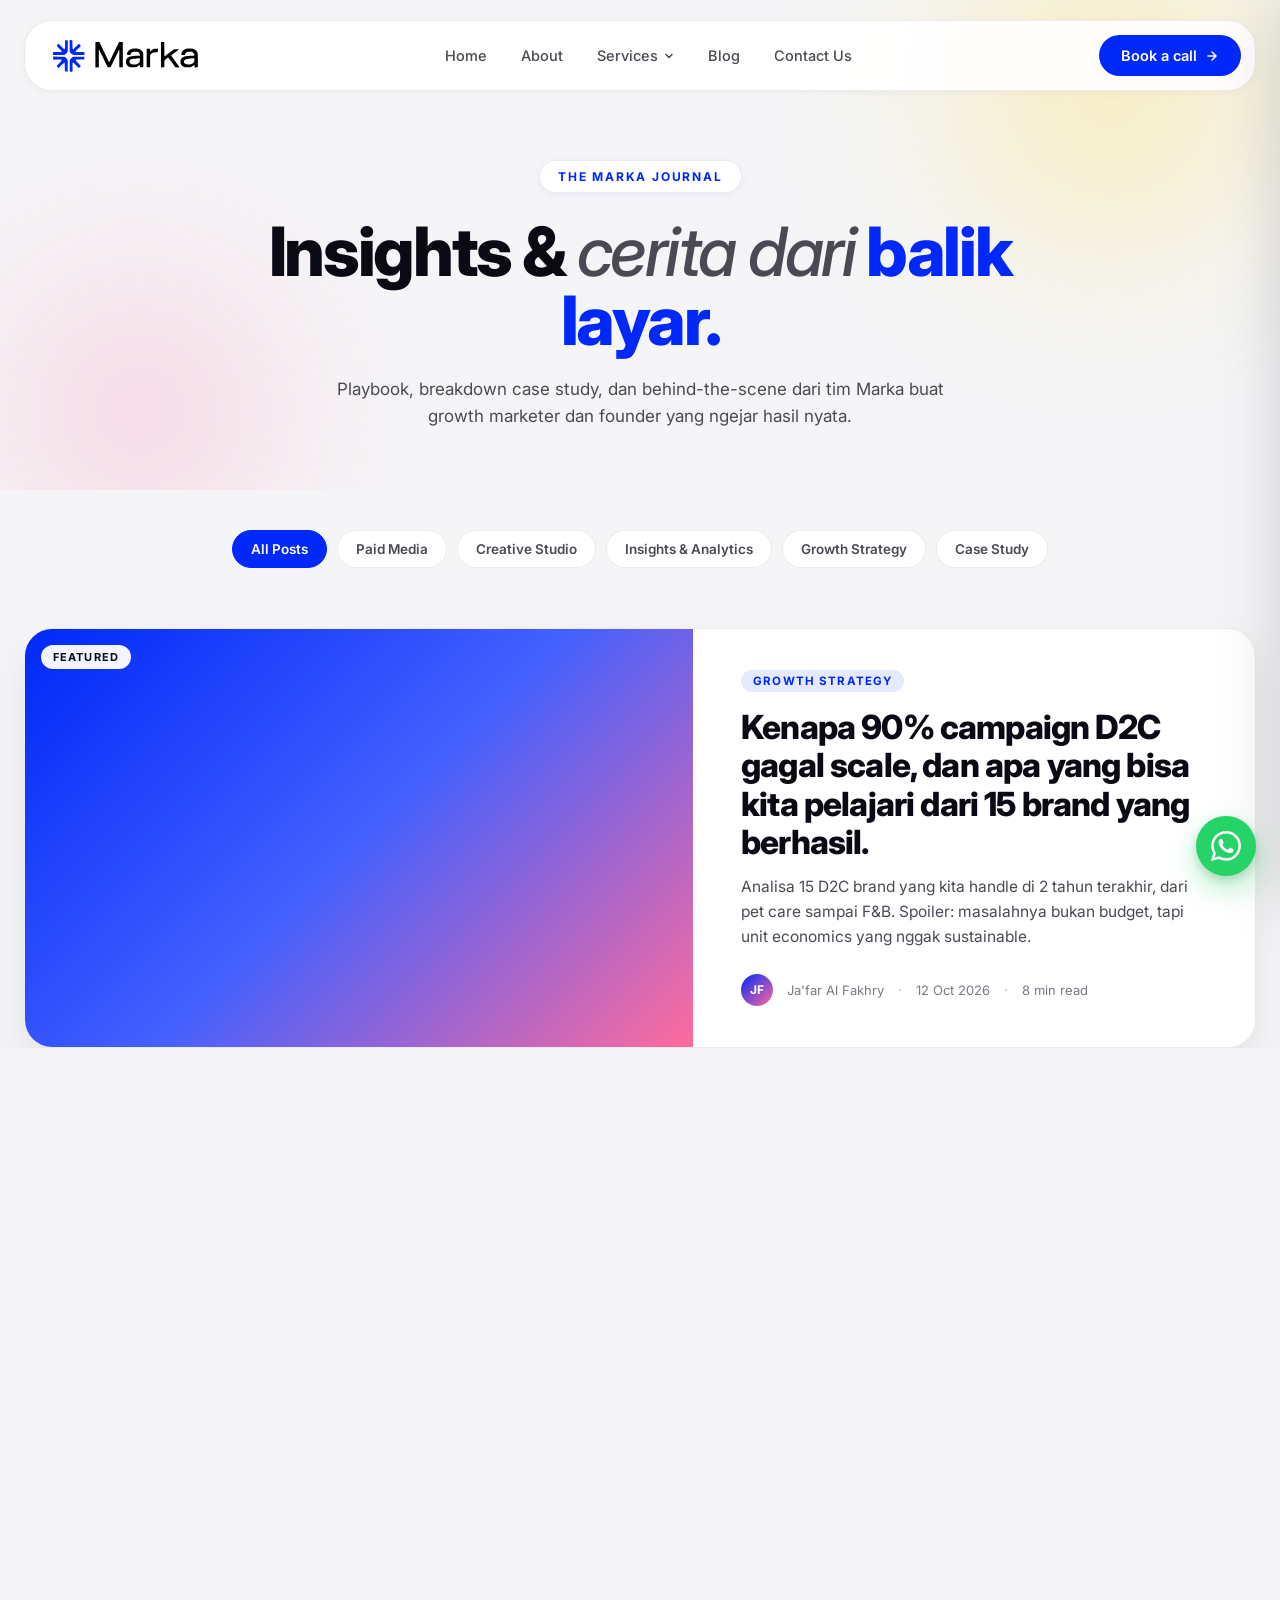
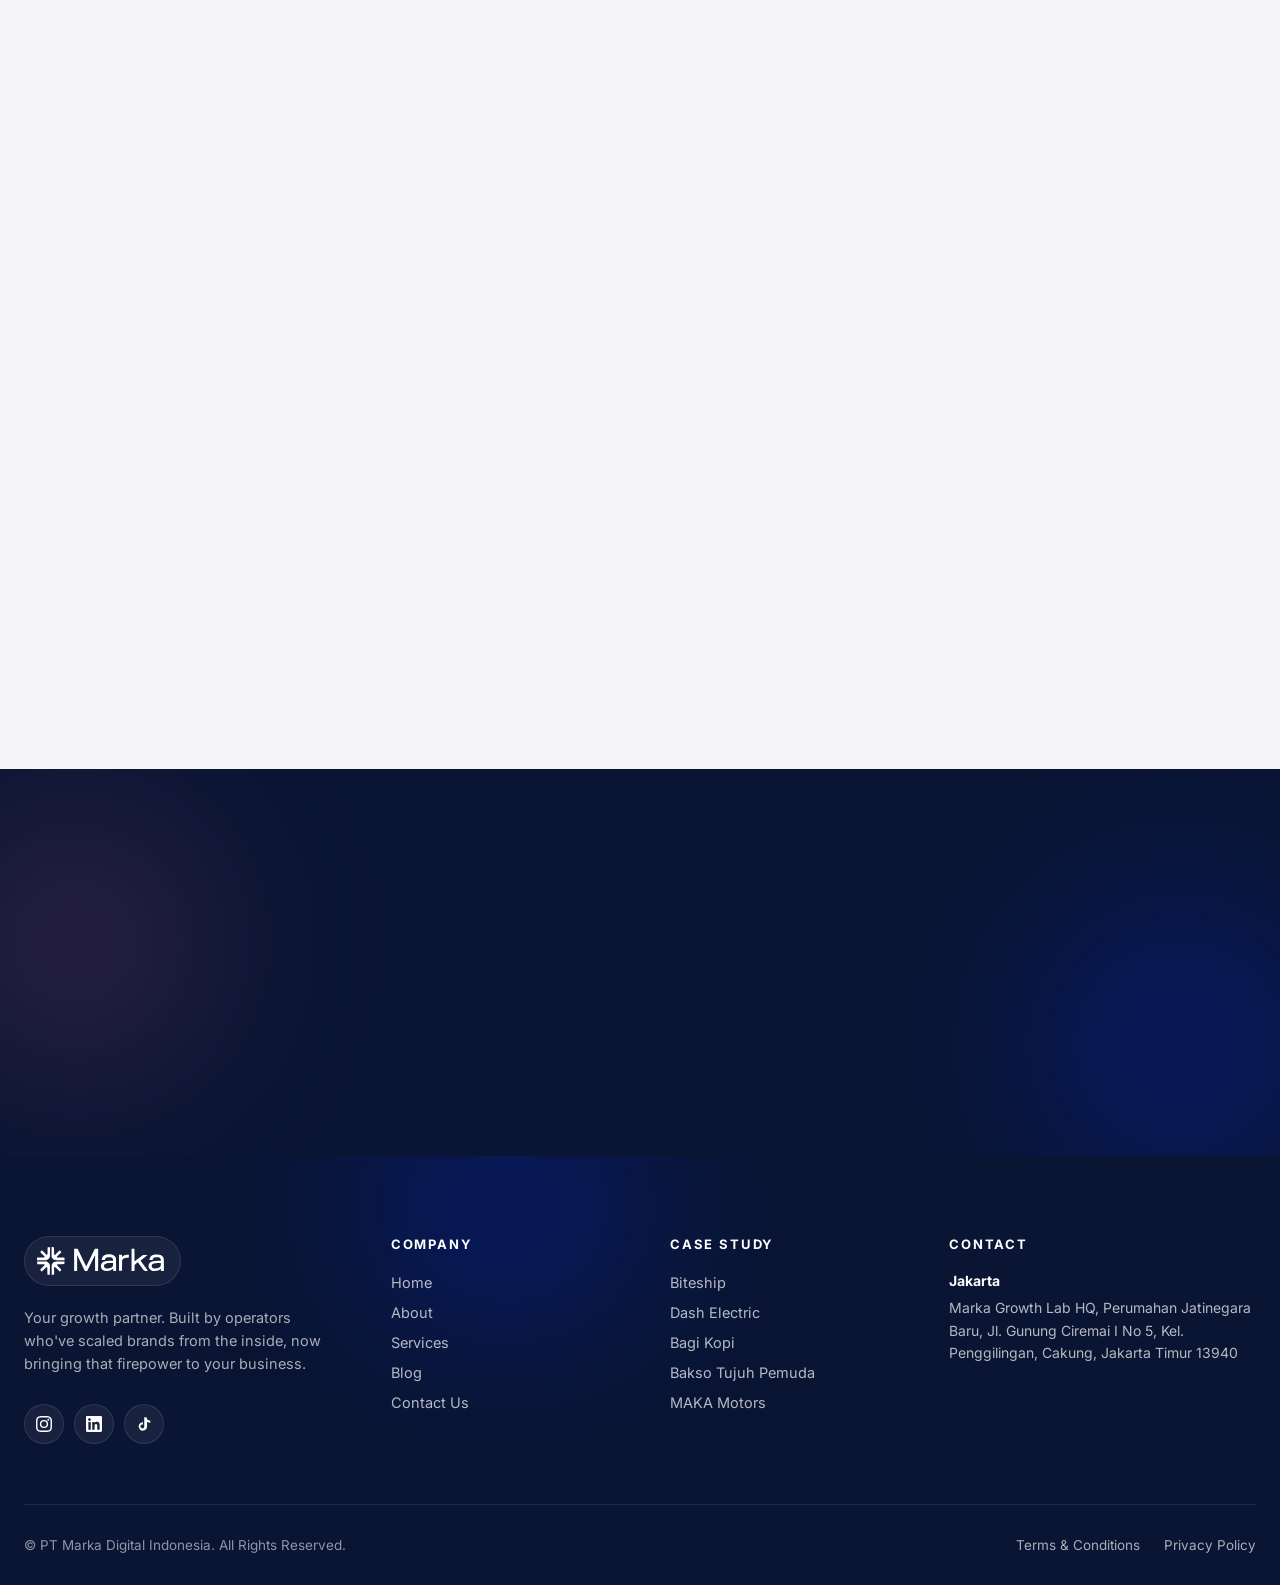
<file: blog.html>
<!DOCTYPE html>
<html lang="id">
<head>
<meta charset="UTF-8" />
<meta name="viewport" content="width=device-width, initial-scale=1.0" />
<title>The Marka Journal, Blog Marka Digital</title>
<link rel="preconnect" href="https://fonts.googleapis.com">
<link rel="preconnect" href="https://fonts.gstatic.com" crossorigin>
<link href="https://fonts.googleapis.com/css2?family=Inter:wght@300;400;500;600;700;800;900&display=swap" rel="stylesheet">
<link rel="stylesheet" href="assets/shared.css">
<style>

  .blog-hero {
    position: relative;
    padding: 160px 24px 60px;
    overflow: hidden;
    isolation: isolate;
    text-align: center;
  }
  .blog-hero::before { content: ''; position: absolute; z-index: -2; width: 500px; height: 500px; border-radius: 50%; background: radial-gradient(circle, var(--yellow) 0%, transparent 65%); top: -160px; right: -80px; filter: blur(80px); opacity: 0.4; animation: blobFloat 22s ease-in-out infinite; }
  .blog-hero::after { content: ''; position: absolute; z-index: -2; width: 440px; height: 440px; border-radius: 50%; background: radial-gradient(circle, var(--pink) 0%, transparent 65%); bottom: -140px; left: -80px; filter: blur(80px); opacity: 0.3; animation: blobFloat 26s ease-in-out infinite reverse; }
  .blog-hero-inner { max-width: 900px; margin: 0 auto; }
  .blog-eyebrow { display: inline-flex; padding: 8px 18px; background: #FFFFFF; border: 1px solid var(--line); border-radius: var(--radius-pill); font-size: 12px; font-weight: 700; color: var(--brand); letter-spacing: 0.15em; text-transform: uppercase; margin-bottom: 24px; box-shadow: 0 2px 8px rgba(0,40,249,0.06); }
  .blog-title { font-size: clamp(44px, 6vw, 68px); line-height: 1.02; font-weight: 800; letter-spacing: -0.035em; margin-bottom: 20px; }
  .blog-title .brand-accent { color: var(--brand); }
  .blog-title .italic-accent { font-weight: 500; font-style: italic; color: var(--ink-1); }
  .blog-lead { font-size: 17px; line-height: 1.6; color: var(--ink-1); max-width: 620px; margin: 0 auto; }

  /* filter chips */
  .blog-filters { max-width: 1280px; margin: 40px auto 0; padding: 0 24px; display: flex; gap: 10px; flex-wrap: wrap; justify-content: center; }
  .filter-chip {
    padding: 10px 18px;
    background: #FFFFFF;
    border: 1px solid var(--line);
    border-radius: var(--radius-pill);
    font-size: 13.5px; font-weight: 600;
    color: var(--ink-1);
    cursor: pointer;
    transition: all .2s var(--ease);
  }
  .filter-chip:hover { color: var(--brand); border-color: var(--brand); }
  .filter-chip.active { background: var(--brand); color: #FFFFFF; border-color: var(--brand); }

  /* featured post */
  .featured { max-width: 1280px; margin: 60px auto 0; padding: 0 24px; }
  .featured-card {
    display: grid;
    grid-template-columns: 1.3fr 1fr;
    gap: 48px;
    background: #FFFFFF;
    border: 1px solid var(--line);
    border-radius: var(--radius-lg);
    overflow: hidden;
    box-shadow: 0 20px 40px rgba(10,10,20,0.08);
    transition: transform .35s var(--ease), box-shadow .35s var(--ease);
    cursor: pointer;
  }
  .featured-card:hover { transform: translateY(-6px); box-shadow: 0 32px 60px rgba(10,10,20,0.12); }
  .featured-img {
    aspect-ratio: 16/10;
    background: linear-gradient(135deg, var(--brand) 0%, #4360FF 50%, var(--pink) 100%);
    position: relative;
    overflow: hidden;
  }
  .featured-img::after {
    content: 'Featured';
    position: absolute; top: 16px; left: 16px;
    padding: 5px 12px;
    background: rgba(255,255,255,0.95);
    color: var(--ink-0);
    border-radius: 999px;
    font-size: 11px; font-weight: 700;
    letter-spacing: 0.1em; text-transform: uppercase;
  }
  .featured-content { padding: 40px 44px 40px 0; display: flex; flex-direction: column; justify-content: center; }
  .post-category {
    display: inline-block;
    padding: 4px 12px;
    background: var(--brand-soft);
    color: var(--brand);
    border-radius: 999px;
    font-size: 11.5px; font-weight: 700;
    letter-spacing: 0.1em; text-transform: uppercase;
    margin-bottom: 16px;
    width: fit-content;
  }
  .featured-title { font-size: clamp(26px, 2.6vw, 34px); font-weight: 800; letter-spacing: -0.025em; line-height: 1.15; margin-bottom: 14px; }
  .featured-excerpt { font-size: 15.5px; line-height: 1.6; color: var(--ink-1); margin-bottom: 24px; }
  .post-meta { display: flex; align-items: center; gap: 14px; font-size: 13px; color: var(--ink-2); }
  .post-author-dot { width: 32px; height: 32px; border-radius: 50%; background: linear-gradient(135deg, var(--brand), var(--pink)); display: grid; place-items: center; color: #FFFFFF; font-weight: 700; font-size: 12px; }
  .post-meta-sep { color: var(--ink-3); }

  /* posts grid */
  .posts-section { position: relative; padding: 80px 24px 100px; background: var(--bg-0); overflow: hidden; }
  .posts-grid { max-width: 1280px; margin: 0 auto; display: grid; grid-template-columns: repeat(3, 1fr); gap: 24px; }
  .post-card {
    background: #FFFFFF;
    border: 1px solid var(--line);
    border-radius: var(--radius-lg);
    overflow: hidden;
    cursor: pointer;
    transition: transform .3s var(--ease), box-shadow .3s var(--ease);
    display: flex; flex-direction: column;
  }
  .post-card:hover { transform: translateY(-6px); box-shadow: 0 24px 48px rgba(10,10,20,0.1); }
  .post-img {
    aspect-ratio: 16/10;
    background-color: #ECECEF;
    position: relative;
  }
  .post-img.g1 { background: linear-gradient(135deg, var(--brand), #4360FF); }
  .post-img.g2 { background: linear-gradient(135deg, var(--pink), var(--coral)); }
  .post-img.g3 { background: linear-gradient(135deg, #26D9A0, #14B8A6); }
  .post-img.g4 { background: linear-gradient(135deg, var(--yellow), var(--orange)); }
  .post-img.g5 { background: linear-gradient(135deg, var(--lavender), var(--brand)); }
  .post-img.g6 { background: linear-gradient(135deg, var(--sky), var(--brand)); }
  .post-body { padding: 24px; flex: 1; display: flex; flex-direction: column; }
  .post-title { font-size: 19px; font-weight: 800; letter-spacing: -0.015em; line-height: 1.25; margin-bottom: 10px; }
  .post-excerpt { font-size: 14px; line-height: 1.55; color: var(--ink-1); margin-bottom: 20px; flex: 1; }
  .post-footer { display: flex; align-items: center; gap: 10px; font-size: 12px; color: var(--ink-2); padding-top: 16px; border-top: 1px solid var(--line); }

  /* newsletter */
  .newsletter { position: relative; padding: 80px 24px; background: var(--bg-dark); color: #FFFFFF; overflow: hidden; text-align: center; }
  .newsletter::before { content: ''; position: absolute; top: 20%; right: -100px; width: 400px; height: 400px; border-radius: 50%; background: radial-gradient(circle, rgba(0,40,249,0.4) 0%, transparent 70%); filter: blur(90px); }
  .newsletter::after { content: ''; position: absolute; bottom: 10%; left: -100px; width: 350px; height: 350px; border-radius: 50%; background: radial-gradient(circle, rgba(255,107,157,0.25) 0%, transparent 70%); filter: blur(90px); }
  .newsletter-inner { position: relative; z-index: 1; max-width: 580px; margin: 0 auto; }
  .newsletter h2 { font-size: clamp(28px, 3.5vw, 38px); font-weight: 800; letter-spacing: -0.02em; margin-bottom: 12px; }
  .newsletter p { font-size: 15.5px; line-height: 1.55; color: rgba(255,255,255,0.75); margin-bottom: 28px; }
  .news-form { display: flex; gap: 10px; max-width: 460px; margin: 0 auto; }
  .news-input {
    flex: 1;
    padding: 14px 18px;
    background: rgba(255,255,255,0.08);
    border: 1px solid rgba(255,255,255,0.14);
    border-radius: 999px;
    color: #FFFFFF;
    font-size: 14.5px;
    font-family: inherit;
    outline: none;
    transition: all .2s var(--ease);
  }
  .news-input:focus { background: rgba(255,255,255,0.14); border-color: rgba(255,255,255,0.3); }
  .news-input::placeholder { color: rgba(255,255,255,0.4); }
  .news-btn {
    padding: 14px 24px;
    background: var(--brand);
    color: #FFFFFF;
    border-radius: 999px;
    font-size: 14px; font-weight: 700;
    border: none; cursor: pointer;
    transition: all .2s var(--ease);
  }
  .news-btn:hover { background: var(--brand-hover); transform: translateY(-1px); box-shadow: 0 12px 28px rgba(0,40,249,0.32); }

  @media (max-width: 960px) {
    .blog-hero { padding: 110px 16px 40px; }
    .blog-title { font-size: 38px; }
    .featured { padding: 0 16px; }
    .featured-card { grid-template-columns: 1fr; gap: 0; }
    .featured-content { padding: 28px; }
    .posts-section { padding: 60px 16px 80px; }
    .posts-grid { grid-template-columns: 1fr; }
    .newsletter { padding: 60px 16px; }
    .news-form { flex-direction: column; }
  }

</style>
</head>
<body>

<!-- MOBILE GATE -->
<div class="mobile-gate">
  <div class="mobile-gate-blob a"></div><div class="mobile-gate-blob b"></div><div class="mobile-gate-blob c"></div>
  <div class="mobile-gate-inner">
    <img src="assets/logo.svg" alt="Marka Digital" />
    <div class="mobile-gate-emoji">👋</div>
    <h2>Yang mobile lagi dibikin gais hehe punten,</h2>
    <p>preview-nya lewat desktop dulu yaa ...</p>
  </div>
</div>

<!-- CURSOR -->
<div class="cursor-ring" id="cursorRing"></div>
<div class="cursor-dot" id="cursorDot"></div>

<!-- NAVBAR -->
<div class="nav-wrap" id="navWrap">
  <nav class="nav">
    <a href="index.html" class="logo" aria-label="Marka Digital"><img src="assets/logo.svg" alt="Marka Digital" /></a>
    <ul class="nav-menu">
      <li><a href="index.html">Home</a></li>
      <li><a href="about.html">About</a></li>
      <li>
        <button class="nav-toggle">Services<svg class="caret" width="10" height="10" viewBox="0 0 10 10" fill="none"><path d="M2 3.5L5 6.5L8 3.5" stroke="currentColor" stroke-width="1.5" stroke-linecap="round" stroke-linejoin="round"/></svg></button>
        <div class="dropdown">
          <a href="paid-media.html" class="dropdown-item">Paid Media</a>
          <a href="creative-studio.html" class="dropdown-item">Creative Studio</a>
          <a href="insights-intelligence.html" class="dropdown-item">Insights Intelligence</a>
        </div>
      </li>
      <li><a href="blog.html">Blog</a></li>
      <li><a href="contact.html">Contact Us</a></li>
    </ul>
    <a href="contact.html" class="nav-cta"><span>Book a call</span><svg viewBox="0 0 24 24" fill="none"><path d="M5 12H19M19 12L12 5M19 12L12 19" stroke="currentColor" stroke-width="2.5" stroke-linecap="round" stroke-linejoin="round"/></svg></a>
    <button class="nav-burger" id="burgerBtn" aria-label="Open menu"><svg viewBox="0 0 24 24" fill="none"><path d="M4 6H20M4 12H20M4 18H20" stroke="currentColor" stroke-width="2.2" stroke-linecap="round"/></svg></button>
  </nav>
</div>

<!-- MOBILE MENU -->
<div class="mobile-menu" id="mobileMenu">
  <div class="mobile-menu-overlay" id="mobileMenuOverlay"></div>
  <div class="mobile-menu-panel">
    <div class="mobile-menu-head">
      <img src="assets/logo.svg" alt="Marka Digital" />
      <button class="mobile-close" id="mobileCloseBtn" aria-label="Close menu"><svg viewBox="0 0 24 24" fill="none"><path d="M6 6L18 18M18 6L6 18" stroke="currentColor" stroke-width="2.2" stroke-linecap="round"/></svg></button>
    </div>
    <ul class="mobile-menu-list">
      <li><a href="index.html">Home</a></li>
      <li><a href="about.html">About</a></li>
      <li>
        <button class="mobile-sub-toggle">Services<svg width="14" height="14" viewBox="0 0 10 10" fill="none"><path d="M2 3.5L5 6.5L8 3.5" stroke="currentColor" stroke-width="1.5" stroke-linecap="round" stroke-linejoin="round"/></svg></button>
        <div class="mobile-submenu"><div><ul style="list-style:none;padding:0;">
          <li><a href="paid-media.html">Paid Media</a></li>
          <li><a href="creative-studio.html">Creative Studio</a></li>
          <li><a href="insights-intelligence.html">Insights Intelligence</a></li>
        </ul></div></div>
      </li>
      <li><a href="blog.html">Blog</a></li>
      <li><a href="contact.html">Contact Us</a></li>
    </ul>
    <a href="contact.html" class="mobile-cta">Book a call<svg viewBox="0 0 24 24" fill="none"><path d="M5 12H19M19 12L12 5M19 12L12 19" stroke="currentColor" stroke-width="2.5" stroke-linecap="round" stroke-linejoin="round"/></svg></a>
  </div>
</div>


<section class="blog-hero">
  <div class="blog-hero-inner">
    <div class="blog-eyebrow reveal">THE MARKA JOURNAL</div>
    <h1 class="blog-title reveal reveal-delay-1">Insights &amp; <span class="italic-accent">cerita dari</span> <span class="brand-accent">balik layar.</span></h1>
    <p class="blog-lead reveal reveal-delay-2">Playbook, breakdown case study, dan behind-the-scene dari tim Marka buat growth marketer dan founder yang ngejar hasil nyata.</p>
  </div>
</section>

<div class="blog-filters reveal reveal-delay-3">
  <button class="filter-chip active">All Posts</button>
  <button class="filter-chip">Paid Media</button>
  <button class="filter-chip">Creative Studio</button>
  <button class="filter-chip">Insights &amp; Analytics</button>
  <button class="filter-chip">Growth Strategy</button>
  <button class="filter-chip">Case Study</button>
</div>

<!-- Featured -->
<section class="featured reveal">
  <article class="featured-card">
    <div class="featured-img"></div>
    <div class="featured-content">
      <span class="post-category">Growth Strategy</span>
      <h2 class="featured-title">Kenapa 90% campaign D2C gagal scale, dan apa yang bisa kita pelajari dari 15 brand yang berhasil.</h2>
      <p class="featured-excerpt">Analisa 15 D2C brand yang kita handle di 2 tahun terakhir, dari pet care sampai F&amp;B. Spoiler: masalahnya bukan budget, tapi unit economics yang nggak sustainable.</p>
      <div class="post-meta">
        <div class="post-author-dot">JF</div>
        <span>Ja'far Al Fakhry</span>
        <span class="post-meta-sep">·</span>
        <span>12 Oct 2026</span>
        <span class="post-meta-sep">·</span>
        <span>8 min read</span>
      </div>
    </div>
  </article>
</section>

<!-- Posts grid -->
<section class="posts-section">
  <div class="posts-grid">
    <article class="post-card reveal reveal-delay-1">
      <div class="post-img g1"></div>
      <div class="post-body">
        <span class="post-category">Paid Media</span>
        <h3 class="post-title" style="margin-top: 10px;">Meta Ads bidding strategy di 2026: kapan pake Advantage+, kapan manual.</h3>
        <p class="post-excerpt">Advantage+ nggak selalu menang. Ini breakdown kondisi kapan lo harus trust Meta's AI vs ngelakuin manual campaign.</p>
        <div class="post-footer">
          <div class="post-author-dot" style="background: linear-gradient(135deg, var(--mint), var(--brand));">NY</div>
          <span>Nurfathia Yasmin</span><span class="post-meta-sep">·</span><span>5 min read</span>
        </div>
      </div>
    </article>

    <article class="post-card reveal reveal-delay-2">
      <div class="post-img g2"></div>
      <div class="post-body">
        <span class="post-category">Creative Studio</span>
        <h3 class="post-title" style="margin-top: 10px;">7 pattern konten FYP TikTok yang masih relevan di Q4 2026.</h3>
        <p class="post-excerpt">TikTok algo udah mature, pattern yang jalan di 2024 banyak yang ga relevan lagi. Ini playbook update dari 100+ FYP yang kita produce bulan lalu.</p>
        <div class="post-footer">
          <div class="post-author-dot" style="background: linear-gradient(135deg, var(--pink), var(--yellow));">FR</div>
          <span>Fauzi Rahardian</span><span class="post-meta-sep">·</span><span>6 min read</span>
        </div>
      </div>
    </article>

    <article class="post-card reveal reveal-delay-3">
      <div class="post-img g3"></div>
      <div class="post-body">
        <span class="post-category">Insights &amp; Analytics</span>
        <h3 class="post-title" style="margin-top: 10px;">Server-side tracking buat Meta Ads: setup lengkap tanpa developer.</h3>
        <p class="post-excerpt">Panduan step-by-step setup Meta Conversions API via GTM. Nggak perlu backend engineer, cukup Google Tag Manager.</p>
        <div class="post-footer">
          <div class="post-author-dot" style="background: linear-gradient(135deg, var(--mint), var(--sky));">NY</div>
          <span>Nurfathia Yasmin</span><span class="post-meta-sep">·</span><span>12 min read</span>
        </div>
      </div>
    </article>

    <article class="post-card reveal reveal-delay-1">
      <div class="post-img g4"></div>
      <div class="post-body">
        <span class="post-category">Case Study</span>
        <h3 class="post-title" style="margin-top: 10px;">Bagi Kopi: dari 0 ke 2.4M monthly reach dalam 6 bulan.</h3>
        <p class="post-excerpt">Breakdown lengkap strategi content &amp; paid untuk launch D2C coffee brand dari Jakarta sampai nasional.</p>
        <div class="post-footer">
          <div class="post-author-dot" style="background: linear-gradient(135deg, var(--yellow), var(--coral));">DT</div>
          <span>Darenth Tanaya</span><span class="post-meta-sep">·</span><span>9 min read</span>
        </div>
      </div>
    </article>

    <article class="post-card reveal reveal-delay-2">
      <div class="post-img g5"></div>
      <div class="post-body">
        <span class="post-category">Growth Strategy</span>
        <h3 class="post-title" style="margin-top: 10px;">LTV &gt; CAC itu basic. Yang beneran matters: payback period.</h3>
        <p class="post-excerpt">Kenapa founder yang obsess sama LTV/CAC ratio sering keblinger. Payback period adalah KPI yang lebih real buat scale.</p>
        <div class="post-footer">
          <div class="post-author-dot" style="background: linear-gradient(135deg, var(--lavender), var(--brand));">JF</div>
          <span>Ja'far Al Fakhry</span><span class="post-meta-sep">·</span><span>7 min read</span>
        </div>
      </div>
    </article>

    <article class="post-card reveal reveal-delay-3">
      <div class="post-img g6"></div>
      <div class="post-body">
        <span class="post-category">Paid Media</span>
        <h3 class="post-title" style="margin-top: 10px;">Google Ads Performance Max: review jujur dari agency setelah 1 tahun pakai.</h3>
        <p class="post-excerpt">PMax bisa menang, bisa buang budget. Ini kondisi brand yang cocok dan nggak cocok pake PMax, berdasarkan data dari 10 akun yang kita handle.</p>
        <div class="post-footer">
          <div class="post-author-dot" style="background: linear-gradient(135deg, var(--brand), var(--pink));">EF</div>
          <span>Emeraldo Faris</span><span class="post-meta-sep">·</span><span>10 min read</span>
        </div>
      </div>
    </article>
  </div>
</section>

<!-- Newsletter -->
<section class="newsletter">
  <div class="newsletter-inner">
    <h2 class="reveal">Dapet artikel baru tiap minggu, langsung ke inbox.</h2>
    <p class="reveal reveal-delay-1">Playbook, breakdown case study, dan tactic update dari tim Marka. No spam, cuma yang substansial.</p>
    <form class="news-form reveal reveal-delay-2" onsubmit="event.preventDefault(); alert('Thanks! Lo bakal dapet email konfirmasi.');">
      <input type="email" class="news-input" placeholder="you@company.com" required>
      <button type="submit" class="news-btn">Subscribe</button>
    </form>
  </div>
</section>

<!-- FOOTER -->
<footer class="footer">
  <div class="footer-inner">
    <div class="footer-grid">
      <div class="footer-brand">
        <a href="index.html" class="footer-logo"><img src="assets/logo.svg" alt="Marka Digital" /></a>
        <p>Your growth partner. Built by operators who've scaled brands from the inside, now bringing that firepower to your business.</p>
        <div class="footer-socials">
          <a href="#" class="footer-social" aria-label="Instagram"><svg viewBox="0 0 24 24" fill="currentColor"><path d="M12 2.2c3.2 0 3.6 0 4.85.07 1.17.05 1.8.25 2.23.42.56.22.96.48 1.38.9.42.42.68.82.9 1.38.17.42.37 1.06.42 2.23.06 1.27.07 1.65.07 4.85 0 3.2 0 3.58-.07 4.85-.05 1.17-.25 1.8-.42 2.23-.22.56-.48.96-.9 1.38-.42.42-.82.68-1.38.9-.42.17-1.06.37-2.23.42-1.27.06-1.65.07-4.85.07-3.2 0-3.58 0-4.85-.07-1.17-.05-1.8-.25-2.23-.42a3.8 3.8 0 01-1.38-.9 3.8 3.8 0 01-.9-1.38c-.17-.42-.37-1.06-.42-2.23C2.21 15.63 2.2 15.25 2.2 12s.01-3.58.07-4.85c.05-1.17.25-1.8.42-2.23.22-.56.48-.96.9-1.38.42-.42.82-.68 1.38-.9.42-.17 1.06-.37 2.23-.42C8.42 2.21 8.8 2.2 12 2.2m0-2.2C8.74 0 8.33 0 7.05.07 5.78.12 4.9.34 4.14.64c-.79.3-1.46.72-2.13 1.39a5.9 5.9 0 00-1.39 2.13c-.3.76-.51 1.63-.57 2.9C0 8.33 0 8.74 0 12c0 3.26 0 3.67.07 4.95.05 1.27.27 2.14.57 2.9.31.79.72 1.46 1.39 2.13.67.67 1.34 1.08 2.13 1.39.76.3 1.63.51 2.9.57C8.33 24 8.74 24 12 24s3.67 0 4.95-.07c1.27-.05 2.14-.27 2.9-.57.79-.3 1.46-.72 2.13-1.39a5.9 5.9 0 001.39-2.13c.3-.76.51-1.63.57-2.9C24 15.67 24 15.26 24 12s0-3.67-.07-4.95c-.05-1.27-.27-2.14-.57-2.9a5.9 5.9 0 00-1.39-2.13A5.9 5.9 0 0019.85.63C19.09.34 18.22.12 16.95.07 15.67 0 15.26 0 12 0zm0 5.84a6.16 6.16 0 100 12.32 6.16 6.16 0 000-12.32zm0 10.16a4 4 0 110-8 4 4 0 010 8zm7.85-10.4a1.44 1.44 0 11-2.88 0 1.44 1.44 0 012.88 0z"/></svg></a>
          <a href="#" class="footer-social" aria-label="LinkedIn"><svg viewBox="0 0 24 24" fill="currentColor"><path d="M20.45 20.45h-3.56v-5.57c0-1.33-.02-3.04-1.85-3.04-1.85 0-2.14 1.45-2.14 2.94v5.67H9.35V9h3.42v1.56h.05c.48-.9 1.64-1.85 3.37-1.85 3.6 0 4.27 2.37 4.27 5.46v6.28zM5.34 7.43a2.07 2.07 0 11-.001-4.13 2.07 2.07 0 010 4.13zM7.12 20.45H3.55V9h3.57v11.45zM22.23 0H1.77C.8 0 0 .78 0 1.73v20.54C0 23.22.8 24 1.77 24h20.46C23.2 24 24 23.22 24 22.27V1.73C24 .78 23.2 0 22.23 0z"/></svg></a>
          <a href="#" class="footer-social" aria-label="TikTok"><svg viewBox="0 0 24 24" fill="currentColor"><path d="M19.59 6.69a4.83 4.83 0 01-3.77-4.25V2h-3.45v13.67a2.89 2.89 0 01-5.2 1.74 2.89 2.89 0 012.31-4.64 2.93 2.93 0 01.88.13V9.4a6.84 6.84 0 00-1-.05A6.33 6.33 0 005.8 20.1a6.34 6.34 0 0010.86-4.43v-7a8.16 8.16 0 004.77 1.52v-3.4a4.85 4.85 0 01-1.84-.1z"/></svg></a>
        </div>
      </div>
      <div class="footer-col"><h4>Company</h4><ul>
        <li><a href="index.html">Home</a></li>
        <li><a href="about.html">About</a></li>
        <li><a href="paid-media.html">Services</a></li>
        <li><a href="blog.html">Blog</a></li>
        <li><a href="contact.html">Contact Us</a></li>
      </ul></div>
      <div class="footer-col"><h4>Case Study</h4><ul>
        <li><a href="#">Biteship</a></li>
        <li><a href="#">Dash Electric</a></li>
        <li><a href="#">Bagi Kopi</a></li>
        <li><a href="#">Bakso Tujuh Pemuda</a></li>
        <li><a href="#">MAKA Motors</a></li>
      </ul></div>
      <div class="footer-col"><h4>Contact</h4><div class="footer-address">
        <span class="footer-address-city">Jakarta</span>
        <p class="footer-address-detail">Marka Growth Lab HQ, Perumahan Jatinegara Baru, Jl. Gunung Ciremai I No 5, Kel. Penggilingan, Cakung, Jakarta Timur 13940</p>
      </div></div>
    </div>
    <div class="footer-bottom">
      <p class="footer-copy">© PT Marka Digital Indonesia. All Rights Reserved.</p>
      <div class="footer-links"><a href="#">Terms &amp; Conditions</a><a href="#">Privacy Policy</a></div>
    </div>
  </div>
</footer>

<!-- WA FAB -->
<a href="https://wa.me/6281234567890?text=Halo%20Marka%2C%20saya%20mau%20konsultasi" target="_blank" rel="noopener" class="wa-fab" aria-label="Chat via WhatsApp">
  <svg viewBox="0 0 24 24" fill="currentColor"><path d="M17.472 14.382c-.297-.149-1.758-.867-2.03-.967-.273-.099-.471-.148-.67.15-.197.297-.767.966-.94 1.164-.173.199-.347.223-.644.075-.297-.15-1.255-.463-2.39-1.475-.883-.788-1.48-1.761-1.653-2.059-.173-.297-.018-.458.13-.606.134-.133.298-.347.446-.52.149-.174.198-.298.298-.497.099-.198.05-.371-.025-.52-.075-.149-.669-1.612-.916-2.207-.242-.579-.487-.5-.669-.51-.173-.008-.371-.01-.57-.01-.198 0-.52.074-.792.372-.272.297-1.04 1.016-1.04 2.479 0 1.462 1.065 2.875 1.213 3.074.149.198 2.096 3.2 5.077 4.487.709.306 1.262.489 1.694.625.712.227 1.36.195 1.871.118.571-.085 1.758-.719 2.006-1.413.248-.694.248-1.289.173-1.413-.074-.124-.272-.198-.57-.347m-5.421 7.403h-.004a9.87 9.87 0 01-5.031-1.378l-.361-.214-3.741.982.998-3.648-.235-.374a9.86 9.86 0 01-1.51-5.26c.001-5.45 4.436-9.884 9.888-9.884 2.64 0 5.122 1.03 6.988 2.898a9.825 9.825 0 012.893 6.994c-.003 5.45-4.437 9.884-9.885 9.884m8.413-18.297A11.815 11.815 0 0012.05 0C5.495 0 .16 5.335.157 11.892c0 2.096.547 4.142 1.588 5.945L.057 24l6.305-1.654a11.882 11.882 0 005.683 1.448h.005c6.554 0 11.89-5.335 11.893-11.893a11.821 11.821 0 00-3.48-8.413Z"/></svg>
</a>

<script src="assets/shared.js"></script>
</body>
</html>
</file>
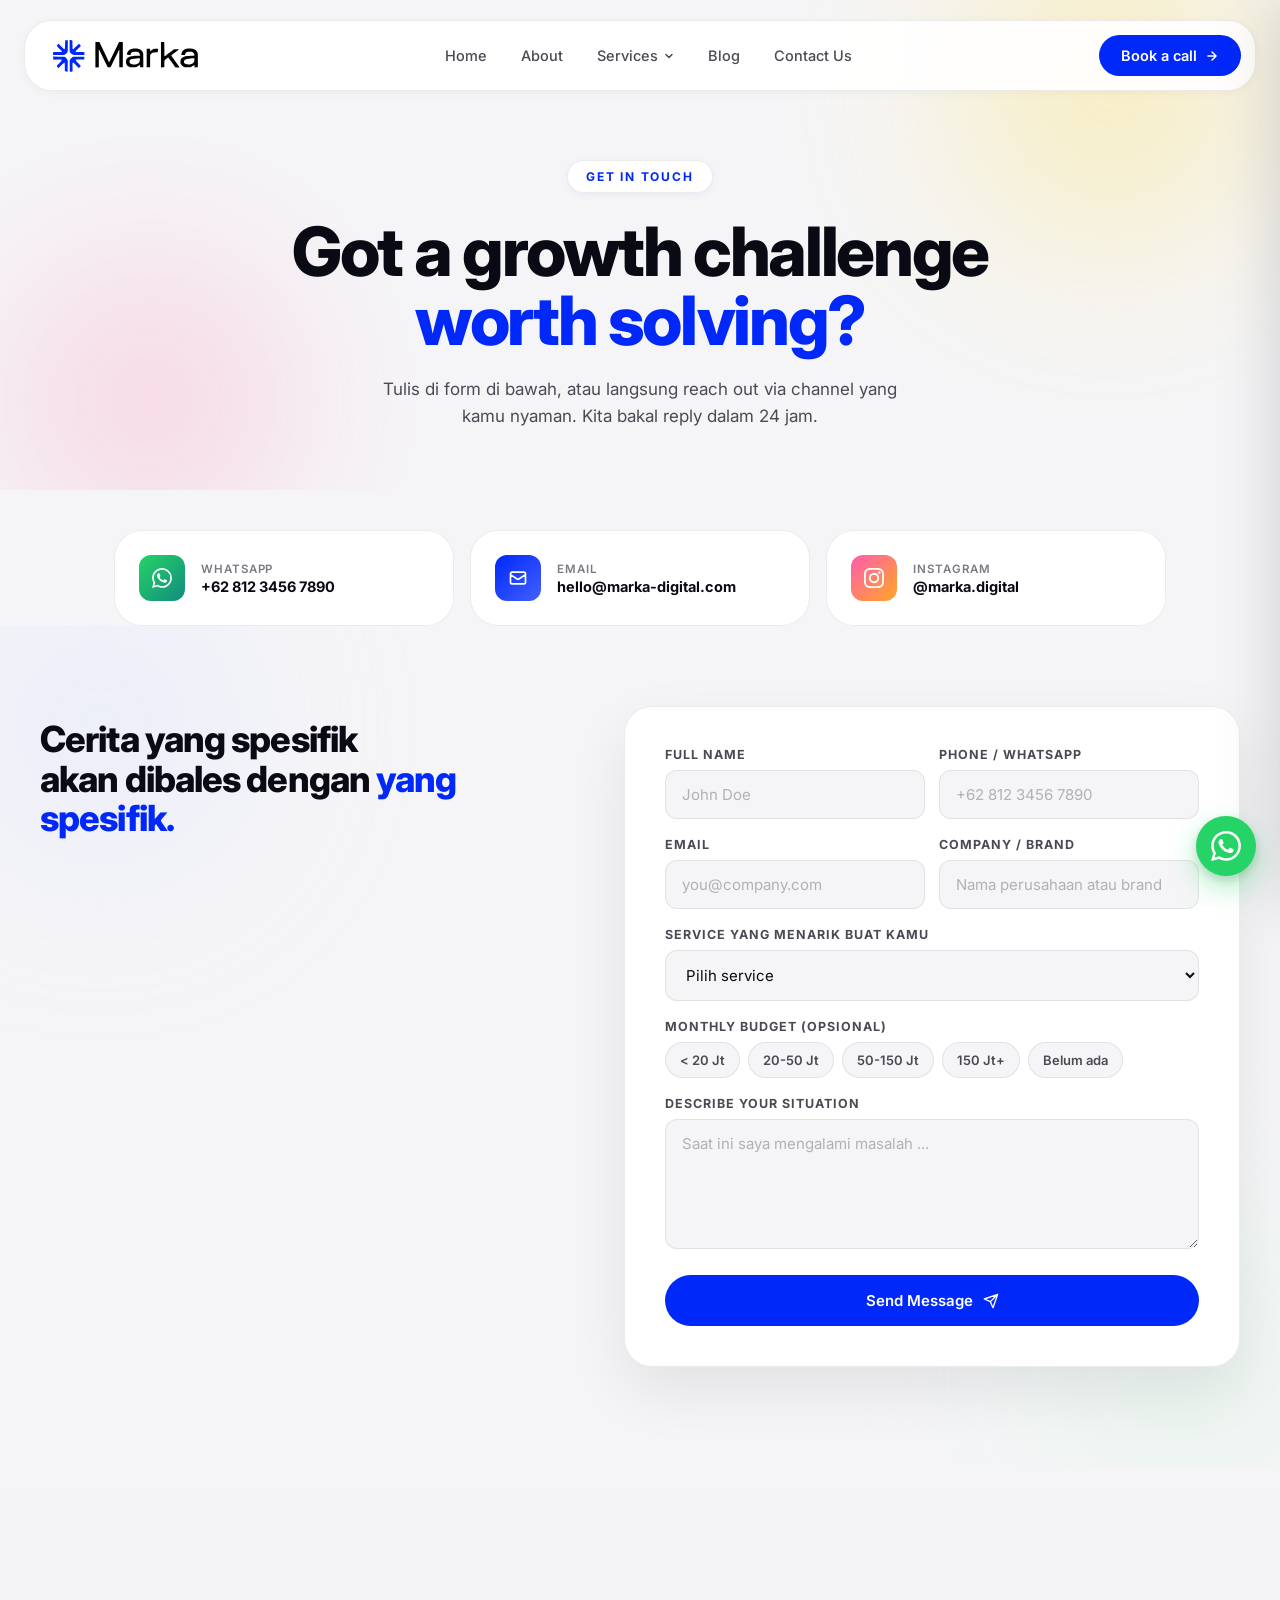
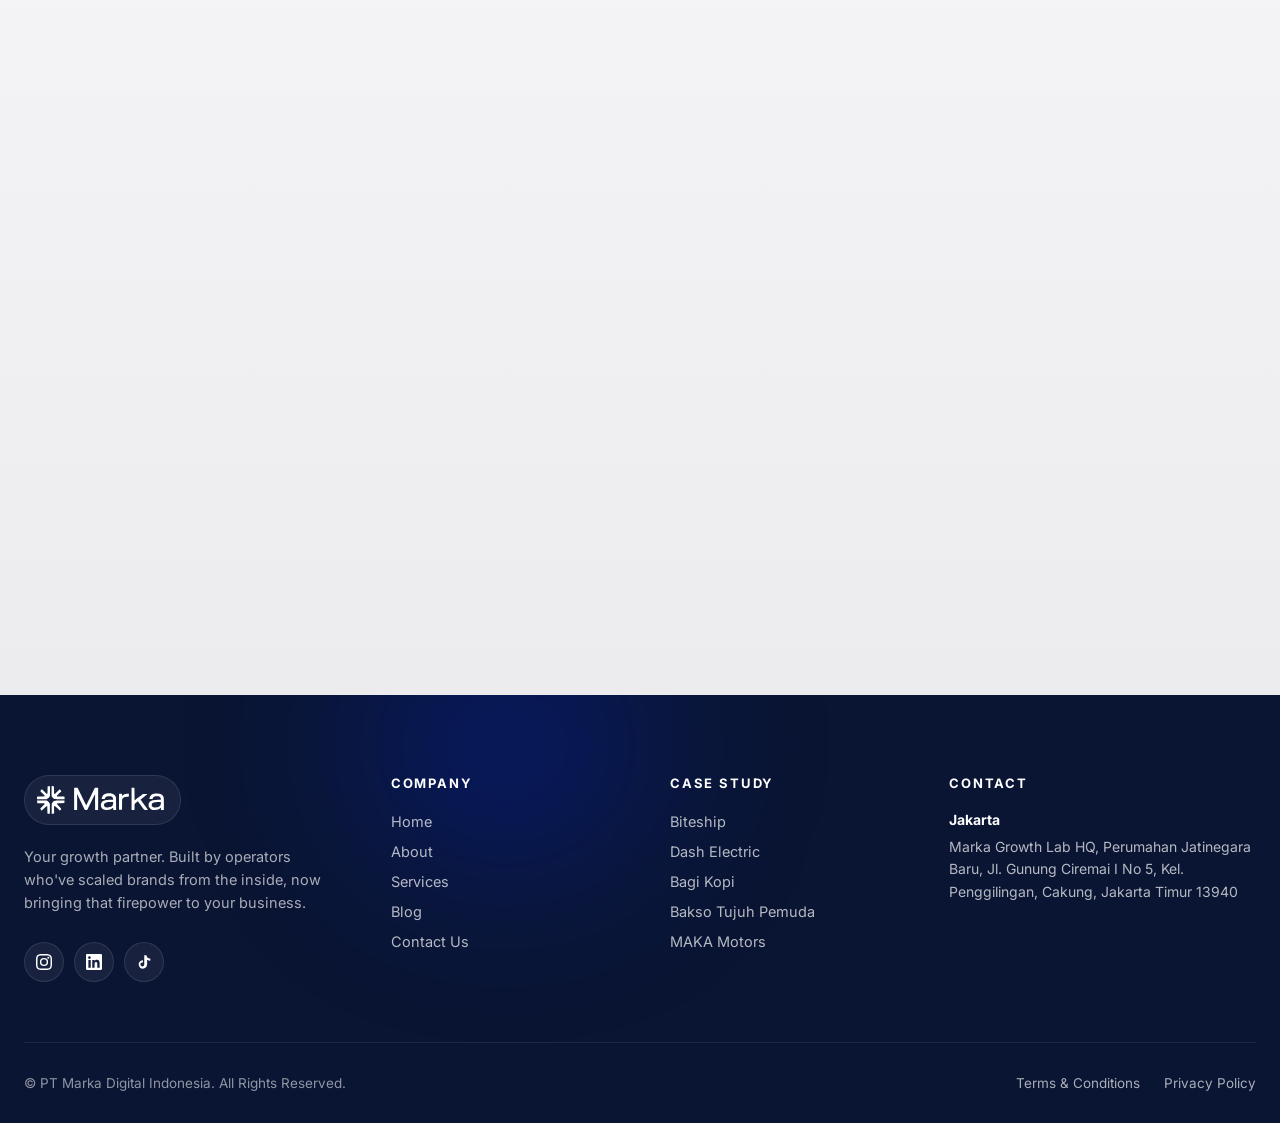
<file: contact.html>
<!DOCTYPE html>
<html lang="id">
<head>
<meta charset="UTF-8" />
<meta name="viewport" content="width=device-width, initial-scale=1.0" />
<title>Contact, Marka Digital</title>
<link rel="preconnect" href="https://fonts.googleapis.com">
<link rel="preconnect" href="https://fonts.gstatic.com" crossorigin>
<link href="https://fonts.googleapis.com/css2?family=Inter:wght@300;400;500;600;700;800;900&display=swap" rel="stylesheet">
<link rel="stylesheet" href="assets/shared.css">
<style>

  .ct-hero {
    position: relative;
    padding: 160px 24px 60px;
    overflow: hidden;
    isolation: isolate;
    text-align: center;
  }
  .ct-hero::before { content: ''; position: absolute; z-index: -2; width: 500px; height: 500px; border-radius: 50%; background: radial-gradient(circle, var(--yellow) 0%, transparent 65%); top: -160px; right: -80px; filter: blur(80px); opacity: 0.4; animation: blobFloat 22s ease-in-out infinite; }
  .ct-hero::after { content: ''; position: absolute; z-index: -2; width: 460px; height: 460px; border-radius: 50%; background: radial-gradient(circle, var(--pink) 0%, transparent 65%); bottom: -140px; left: -80px; filter: blur(80px); opacity: 0.3; animation: blobFloat 26s ease-in-out infinite reverse; }
  .ct-hero-inner { max-width: 760px; margin: 0 auto; }
  .ct-eyebrow { display: inline-flex; padding: 8px 18px; background: #FFFFFF; border: 1px solid var(--line); border-radius: var(--radius-pill); font-size: 12px; font-weight: 700; color: var(--brand); letter-spacing: 0.15em; text-transform: uppercase; margin-bottom: 24px; box-shadow: 0 2px 8px rgba(0,40,249,0.06); }
  .ct-title { font-size: clamp(44px, 6vw, 68px); line-height: 1.02; font-weight: 800; letter-spacing: -0.035em; margin-bottom: 20px; }
  .ct-title .brand-accent { color: var(--brand); }
  .ct-title .italic-accent { font-weight: 500; font-style: italic; color: var(--ink-1); }
  .ct-lead { font-size: 17px; line-height: 1.6; color: var(--ink-1); max-width: 560px; margin: 0 auto; }

  /* contact methods strip */
  .ct-methods { max-width: 1100px; margin: 40px auto 0; padding: 0 24px; display: grid; grid-template-columns: repeat(3, 1fr); gap: 16px; }
  .method-card {
    background: #FFFFFF;
    border: 1px solid var(--line);
    border-radius: var(--radius-lg);
    padding: 24px;
    display: flex; align-items: center; gap: 16px;
    transition: all .25s var(--ease);
    text-decoration: none;
    color: inherit;
  }
  .method-card:hover { transform: translateY(-4px); border-color: var(--brand); box-shadow: 0 20px 36px rgba(0,40,249,0.1); }
  .method-ic {
    width: 46px; height: 46px; border-radius: 12px;
    display: grid; place-items: center;
    flex-shrink: 0;
    color: #FFFFFF;
  }
  .method-ic.wa { background: linear-gradient(135deg, #25D366, #128C7E); }
  .method-ic.email { background: linear-gradient(135deg, var(--brand), #4360FF); }
  .method-ic.ig { background: linear-gradient(135deg, #FF5CB0, #FFA726); }
  .method-ic svg { width: 20px; height: 20px; }
  .method-text { display: flex; flex-direction: column; gap: 2px; min-width: 0; }
  .method-label { font-size: 11.5px; color: var(--ink-2); font-weight: 600; letter-spacing: 0.08em; text-transform: uppercase; }
  .method-value { font-size: 14.5px; color: var(--ink-0); font-weight: 700; }

  /* form + info */
  .ct-main { position: relative; padding: 80px 24px 100px; background: var(--bg-0); overflow: hidden; }
  .ct-main::before { content: ''; position: absolute; z-index: 0; top: -100px; left: -100px; width: 400px; height: 400px; border-radius: 50%; background: radial-gradient(circle, var(--soft-blue) 0%, transparent 70%); filter: blur(80px); opacity: 0.6; }
  .ct-main::after { content: ''; position: absolute; z-index: 0; bottom: -100px; right: -100px; width: 400px; height: 400px; border-radius: 50%; background: radial-gradient(circle, var(--soft-mint) 0%, transparent 70%); filter: blur(80px); opacity: 0.5; }
  .ct-main-inner { position: relative; z-index: 1; max-width: 1200px; margin: 0 auto; display: grid; grid-template-columns: 1fr 1.15fr; gap: 48px; align-items: start; }

  .ct-left { position: sticky; top: 120px; }
  .ct-left h2 { font-size: clamp(28px, 3.2vw, 36px); font-weight: 800; letter-spacing: -0.025em; line-height: 1.1; margin-bottom: 14px; }
  .ct-left h2 .brand-accent { color: var(--brand); }
  .ct-left p { font-size: 15.5px; line-height: 1.6; color: var(--ink-1); margin-bottom: 32px; }

  .info-block { background: #FFFFFF; border: 1px solid var(--line); border-radius: var(--radius-lg); padding: 24px; margin-bottom: 14px; }
  .info-block-head { display: flex; align-items: center; gap: 10px; margin-bottom: 10px; }
  .info-block-ic { width: 36px; height: 36px; border-radius: 10px; background: var(--brand-soft); color: var(--brand); display: grid; place-items: center; }
  .info-block-ic svg { width: 16px; height: 16px; }
  .info-block-label { font-size: 12px; font-weight: 700; letter-spacing: 0.1em; text-transform: uppercase; color: var(--ink-2); }
  .info-block-content { font-size: 14.5px; line-height: 1.6; color: var(--ink-0); }
  .info-block-content strong { font-weight: 700; }

  .ct-form { background: #FFFFFF; border: 1px solid var(--line); border-radius: var(--radius-lg); padding: 40px; box-shadow: 0 24px 60px rgba(10,10,20,0.08); display: flex; flex-direction: column; gap: 18px; }
  .form-row { display: grid; grid-template-columns: 1fr 1fr; gap: 14px; }
  .form-group { display: flex; flex-direction: column; gap: 8px; }
  .form-group label { font-size: 12.5px; font-weight: 700; color: var(--ink-1); text-transform: uppercase; letter-spacing: 0.08em; }
  .form-group input, .form-group textarea, .form-group select {
    font-family: inherit;
    font-size: 15px;
    color: var(--ink-0);
    padding: 14px 16px;
    background: var(--bg-0);
    border: 1px solid var(--line);
    border-radius: var(--radius-sm);
    transition: border-color .2s var(--ease), background .2s var(--ease), box-shadow .2s var(--ease);
    outline: none; width: 100%;
  }
  .form-group input:focus, .form-group textarea:focus, .form-group select:focus { border-color: var(--brand); background: #FFFFFF; box-shadow: 0 0 0 4px rgba(0,40,249,0.1); }
  .form-group input::placeholder, .form-group textarea::placeholder { color: var(--ink-3); }
  .form-group textarea { min-height: 130px; resize: vertical; }

  /* budget pills */
  .budget-pills { display: flex; gap: 8px; flex-wrap: wrap; }
  .budget-pill {
    padding: 9px 14px;
    background: var(--bg-0);
    border: 1.5px solid var(--line);
    border-radius: var(--radius-pill);
    font-size: 13px; font-weight: 600;
    color: var(--ink-1);
    cursor: pointer;
    transition: all .18s var(--ease);
    font-family: inherit;
  }
  .budget-pill:hover { border-color: var(--brand); color: var(--brand); }
  .budget-pill.active { background: var(--brand); color: #FFFFFF; border-color: var(--brand); }

  .form-submit {
    margin-top: 8px;
    display: inline-flex; align-items: center; justify-content: center; gap: 10px;
    padding: 16px 28px;
    background: var(--brand);
    color: #FFFFFF;
    font-size: 15px; font-weight: 600;
    border-radius: var(--radius-pill);
    border: none; cursor: pointer; font-family: inherit;
    transition: all .2s var(--ease);
    position: relative; overflow: hidden;
  }
  .form-submit::before { content: ''; position: absolute; inset: 0; background: linear-gradient(120deg, transparent, rgba(255,255,255,0.25), transparent); transform: translateX(-100%); transition: transform .6s var(--ease); }
  .form-submit:hover::before { transform: translateX(100%); }
  .form-submit:hover { background: var(--brand-hover); transform: translateY(-2px); box-shadow: 0 14px 32px rgba(0,40,249,0.32); }
  .form-submit svg { width: 16px; height: 16px; transition: transform .2s var(--ease); }
  .form-submit:hover svg { transform: translateX(3px); }

  /* map / office hours block */
  .ct-office-section { position: relative; padding: 80px 24px; background: linear-gradient(180deg, var(--bg-0) 0%, #ECECEF 100%); overflow: hidden; }
  .ct-office-inner { position: relative; z-index: 1; max-width: 1280px; margin: 0 auto; }
  .ct-office-grid { display: grid; grid-template-columns: 1.2fr 1fr; gap: 20px; margin-top: 48px; }
  .map-card {
    aspect-ratio: 16/10;
    border-radius: var(--radius-lg);
    background: linear-gradient(135deg, #ECECEF 0%, #D5DCE8 100%);
    position: relative;
    overflow: hidden;
    display: grid; place-items: center;
    color: var(--ink-2);
    font-weight: 600;
    border: 1px solid var(--line);
  }
  .map-card::before {
    content: '';
    position: absolute; inset: 0;
    background-image:
      linear-gradient(rgba(10,10,20,0.08) 1px, transparent 1px),
      linear-gradient(90deg, rgba(10,10,20,0.08) 1px, transparent 1px);
    background-size: 32px 32px;
    opacity: 0.5;
  }
  .map-pin {
    position: relative; z-index: 1;
    width: 50px; height: 50px;
    border-radius: 50%;
    background: var(--brand);
    display: grid; place-items: center;
    color: #FFFFFF;
    box-shadow: 0 12px 32px rgba(0,40,249,0.4);
    animation: pinPulse 2s ease-in-out infinite;
  }
  @keyframes pinPulse { 0%,100% { box-shadow: 0 12px 32px rgba(0,40,249,0.4), 0 0 0 0 rgba(0,40,249,0.4); } 50% { box-shadow: 0 12px 32px rgba(0,40,249,0.4), 0 0 0 16px rgba(0,40,249,0); } }
  .map-pin svg { width: 22px; height: 22px; }

  .hours-card {
    background: #FFFFFF;
    border: 1px solid var(--line);
    border-radius: var(--radius-lg);
    padding: 32px;
  }
  .hours-card h3 { font-size: 20px; font-weight: 800; letter-spacing: -0.015em; margin-bottom: 20px; }
  .hours-list { list-style: none; padding: 0; margin: 0; display: flex; flex-direction: column; gap: 12px; }
  .hours-list li { display: flex; justify-content: space-between; align-items: center; padding-bottom: 12px; border-bottom: 1px solid var(--line); }
  .hours-list li:last-child { border-bottom: none; padding-bottom: 0; }
  .hours-day { font-size: 14px; font-weight: 600; color: var(--ink-0); }
  .hours-time { font-size: 13.5px; color: var(--ink-1); font-variant-numeric: tabular-nums; }
  .hours-time.closed { color: var(--ink-3); }

  @media (max-width: 960px) {
    .ct-hero { padding: 110px 16px 40px; }
    .ct-title { font-size: 38px; }
    .ct-methods { padding: 0 16px; grid-template-columns: 1fr; }
    .ct-main { padding: 60px 16px; }
    .ct-main-inner { grid-template-columns: 1fr; gap: 32px; }
    .ct-left { position: static; }
    .ct-form { padding: 28px; }
    .form-row { grid-template-columns: 1fr; gap: 14px; }
    .ct-office-section { padding: 60px 16px; }
    .ct-office-grid { grid-template-columns: 1fr; }
  }

</style>
</head>
<body>

<!-- MOBILE GATE -->
<div class="mobile-gate">
  <div class="mobile-gate-blob a"></div><div class="mobile-gate-blob b"></div><div class="mobile-gate-blob c"></div>
  <div class="mobile-gate-inner">
    <img src="assets/logo.svg" alt="Marka Digital" />
    <div class="mobile-gate-emoji">👋</div>
    <h2>Yang mobile lagi dibikin gais hehe punten,</h2>
    <p>preview-nya lewat desktop dulu yaa ...</p>
  </div>
</div>

<!-- CURSOR -->
<div class="cursor-ring" id="cursorRing"></div>
<div class="cursor-dot" id="cursorDot"></div>

<!-- NAVBAR -->
<div class="nav-wrap" id="navWrap">
  <nav class="nav">
    <a href="index.html" class="logo" aria-label="Marka Digital"><img src="assets/logo.svg" alt="Marka Digital" /></a>
    <ul class="nav-menu">
      <li><a href="index.html">Home</a></li>
      <li><a href="about.html">About</a></li>
      <li>
        <button class="nav-toggle">Services<svg class="caret" width="10" height="10" viewBox="0 0 10 10" fill="none"><path d="M2 3.5L5 6.5L8 3.5" stroke="currentColor" stroke-width="1.5" stroke-linecap="round" stroke-linejoin="round"/></svg></button>
        <div class="dropdown">
          <a href="paid-media.html" class="dropdown-item">Paid Media</a>
          <a href="creative-studio.html" class="dropdown-item">Creative Studio</a>
          <a href="insights-intelligence.html" class="dropdown-item">Insights Intelligence</a>
        </div>
      </li>
      <li><a href="blog.html">Blog</a></li>
      <li><a href="contact.html">Contact Us</a></li>
    </ul>
    <a href="contact.html" class="nav-cta"><span>Book a call</span><svg viewBox="0 0 24 24" fill="none"><path d="M5 12H19M19 12L12 5M19 12L12 19" stroke="currentColor" stroke-width="2.5" stroke-linecap="round" stroke-linejoin="round"/></svg></a>
    <button class="nav-burger" id="burgerBtn" aria-label="Open menu"><svg viewBox="0 0 24 24" fill="none"><path d="M4 6H20M4 12H20M4 18H20" stroke="currentColor" stroke-width="2.2" stroke-linecap="round"/></svg></button>
  </nav>
</div>

<!-- MOBILE MENU -->
<div class="mobile-menu" id="mobileMenu">
  <div class="mobile-menu-overlay" id="mobileMenuOverlay"></div>
  <div class="mobile-menu-panel">
    <div class="mobile-menu-head">
      <img src="assets/logo.svg" alt="Marka Digital" />
      <button class="mobile-close" id="mobileCloseBtn" aria-label="Close menu"><svg viewBox="0 0 24 24" fill="none"><path d="M6 6L18 18M18 6L6 18" stroke="currentColor" stroke-width="2.2" stroke-linecap="round"/></svg></button>
    </div>
    <ul class="mobile-menu-list">
      <li><a href="index.html">Home</a></li>
      <li><a href="about.html">About</a></li>
      <li>
        <button class="mobile-sub-toggle">Services<svg width="14" height="14" viewBox="0 0 10 10" fill="none"><path d="M2 3.5L5 6.5L8 3.5" stroke="currentColor" stroke-width="1.5" stroke-linecap="round" stroke-linejoin="round"/></svg></button>
        <div class="mobile-submenu"><div><ul style="list-style:none;padding:0;">
          <li><a href="paid-media.html">Paid Media</a></li>
          <li><a href="creative-studio.html">Creative Studio</a></li>
          <li><a href="insights-intelligence.html">Insights Intelligence</a></li>
        </ul></div></div>
      </li>
      <li><a href="blog.html">Blog</a></li>
      <li><a href="contact.html">Contact Us</a></li>
    </ul>
    <a href="contact.html" class="mobile-cta">Book a call<svg viewBox="0 0 24 24" fill="none"><path d="M5 12H19M19 12L12 5M19 12L12 19" stroke="currentColor" stroke-width="2.5" stroke-linecap="round" stroke-linejoin="round"/></svg></a>
  </div>
</div>


<section class="ct-hero">
  <div class="ct-hero-inner">
    <div class="ct-eyebrow reveal">GET IN TOUCH</div>
    <h1 class="ct-title reveal reveal-delay-1">Got a growth challenge <span class="brand-accent">worth solving?</span></h1>
    <p class="ct-lead reveal reveal-delay-2">Tulis di form di bawah, atau langsung reach out via channel yang kamu nyaman. Kita bakal reply dalam 24 jam.</p>
  </div>
</section>

<div class="ct-methods">
  <a href="https://wa.me/6281234567890" target="_blank" rel="noopener" class="method-card reveal reveal-delay-1">
    <div class="method-ic wa"><svg viewBox="0 0 24 24" fill="currentColor"><path d="M17.472 14.382c-.297-.149-1.758-.867-2.03-.967-.273-.099-.471-.148-.67.15-.197.297-.767.966-.94 1.164-.173.199-.347.223-.644.075-.297-.15-1.255-.463-2.39-1.475-.883-.788-1.48-1.761-1.653-2.059-.173-.297-.018-.458.13-.606.134-.133.298-.347.446-.52.149-.174.198-.298.298-.497.099-.198.05-.371-.025-.52-.075-.149-.669-1.612-.916-2.207-.242-.579-.487-.5-.669-.51-.173-.008-.371-.01-.57-.01-.198 0-.52.074-.792.372-.272.297-1.04 1.016-1.04 2.479 0 1.462 1.065 2.875 1.213 3.074.149.198 2.096 3.2 5.077 4.487.709.306 1.262.489 1.694.625.712.227 1.36.195 1.871.118.571-.085 1.758-.719 2.006-1.413.248-.694.248-1.289.173-1.413-.074-.124-.272-.198-.57-.347m-5.421 7.403h-.004a9.87 9.87 0 01-5.031-1.378l-.361-.214-3.741.982.998-3.648-.235-.374a9.86 9.86 0 01-1.51-5.26c.001-5.45 4.436-9.884 9.888-9.884 2.64 0 5.122 1.03 6.988 2.898a9.825 9.825 0 012.893 6.994c-.003 5.45-4.437 9.884-9.885 9.884m8.413-18.297A11.815 11.815 0 0012.05 0C5.495 0 .16 5.335.157 11.892c0 2.096.547 4.142 1.588 5.945L.057 24l6.305-1.654a11.882 11.882 0 005.683 1.448h.005c6.554 0 11.89-5.335 11.893-11.893a11.821 11.821 0 00-3.48-8.413Z"/></svg></div>
    <div class="method-text">
      <span class="method-label">WhatsApp</span>
      <span class="method-value">+62 812 3456 7890</span>
    </div>
  </a>
  <a href="mailto:hello@marka-digital.com" class="method-card reveal reveal-delay-2">
    <div class="method-ic email"><svg viewBox="0 0 24 24" fill="none"><path d="M3 8L10.89 13.26A2 2 0 0013.11 13.26L21 8M5 19H19A2 2 0 0021 17V7A2 2 0 0019 5H5A2 2 0 003 7V17A2 2 0 005 19Z" stroke="currentColor" stroke-width="2" stroke-linecap="round" stroke-linejoin="round"/></svg></div>
    <div class="method-text">
      <span class="method-label">Email</span>
      <span class="method-value">hello@marka-digital.com</span>
    </div>
  </a>
  <a href="https://instagram.com/marka.digital" target="_blank" rel="noopener" class="method-card reveal reveal-delay-3">
    <div class="method-ic ig"><svg viewBox="0 0 24 24" fill="currentColor"><path d="M12 2.2c3.2 0 3.6 0 4.85.07 1.17.05 1.8.25 2.23.42.56.22.96.48 1.38.9.42.42.68.82.9 1.38.17.42.37 1.06.42 2.23.06 1.27.07 1.65.07 4.85 0 3.2 0 3.58-.07 4.85-.05 1.17-.25 1.8-.42 2.23-.22.56-.48.96-.9 1.38-.42.42-.82.68-1.38.9-.42.17-1.06.37-2.23.42-1.27.06-1.65.07-4.85.07-3.2 0-3.58 0-4.85-.07-1.17-.05-1.8-.25-2.23-.42a3.8 3.8 0 01-1.38-.9 3.8 3.8 0 01-.9-1.38c-.17-.42-.37-1.06-.42-2.23C2.21 15.63 2.2 15.25 2.2 12s.01-3.58.07-4.85c.05-1.17.25-1.8.42-2.23.22-.56.48-.96.9-1.38.42-.42.82-.68 1.38-.9.42-.17 1.06-.37 2.23-.42C8.42 2.21 8.8 2.2 12 2.2m0-2.2C8.74 0 8.33 0 7.05.07 5.78.12 4.9.34 4.14.64c-.79.3-1.46.72-2.13 1.39a5.9 5.9 0 00-1.39 2.13c-.3.76-.51 1.63-.57 2.9C0 8.33 0 8.74 0 12c0 3.26 0 3.67.07 4.95.05 1.27.27 2.14.57 2.9.31.79.72 1.46 1.39 2.13.67.67 1.34 1.08 2.13 1.39.76.3 1.63.51 2.9.57C8.33 24 8.74 24 12 24s3.67 0 4.95-.07c1.27-.05 2.14-.27 2.9-.57.79-.3 1.46-.72 2.13-1.39a5.9 5.9 0 001.39-2.13c.3-.76.51-1.63.57-2.9C24 15.67 24 15.26 24 12s0-3.67-.07-4.95c-.05-1.27-.27-2.14-.57-2.9a5.9 5.9 0 00-1.39-2.13A5.9 5.9 0 0019.85.63C19.09.34 18.22.12 16.95.07 15.67 0 15.26 0 12 0zm0 5.84a6.16 6.16 0 100 12.32 6.16 6.16 0 000-12.32zm0 10.16a4 4 0 110-8 4 4 0 010 8zm7.85-10.4a1.44 1.44 0 11-2.88 0 1.44 1.44 0 012.88 0z"/></svg></div>
    <div class="method-text">
      <span class="method-label">Instagram</span>
      <span class="method-value">@marka.digital</span>
    </div>
  </a>
</div>

<!-- MAIN form + info -->
<section class="ct-main">
  <div class="ct-main-inner">
    <div class="ct-left">
      <h2 class="reveal">Cerita yang spesifik<br>akan dibales dengan <span class="brand-accent">yang spesifik.</span></h2>
      <p class="reveal reveal-delay-1">Semakin detail konteks yang lo share, semakin cepet kita bisa kasih response yang relevan dan actionable. No boilerplate deck, cuma reply yang literally dibikin buat kasus lo.</p>

      <div class="info-block reveal reveal-delay-2">
        <div class="info-block-head">
          <span class="info-block-ic"><svg viewBox="0 0 24 24" fill="none"><circle cx="12" cy="12" r="9" stroke="currentColor" stroke-width="2"/><path d="M12 7V12L15 14" stroke="currentColor" stroke-width="2" stroke-linecap="round"/></svg></span>
          <span class="info-block-label">Response Time</span>
        </div>
        <p class="info-block-content"><strong>Max 24 jam</strong> at business days. Weekend kadang kita libur, tapi urgent inquiry via WhatsApp tetep dicek.</p>
      </div>

      <div class="info-block reveal reveal-delay-3">
        <div class="info-block-head">
          <span class="info-block-ic"><svg viewBox="0 0 24 24" fill="none"><path d="M21 10C21 17 12 23 12 23S3 17 3 10A9 9 0 0121 10Z" stroke="currentColor" stroke-width="2" stroke-linecap="round" stroke-linejoin="round"/><circle cx="12" cy="10" r="3" stroke="currentColor" stroke-width="2"/></svg></span>
          <span class="info-block-label">Office</span>
        </div>
        <p class="info-block-content"><strong>Marka Growth Lab HQ</strong><br>Perumahan Jatinegara Baru, Jl. Gunung Ciremai I No 5, Kel. Penggilingan, Cakung, Jakarta Timur 13940</p>
      </div>
    </div>

    <form class="ct-form reveal reveal-delay-2" onsubmit="event.preventDefault(); alert('Thanks! Kita bakal reply dalam 24 jam.');">
      <div class="form-row">
        <div class="form-group"><label>Full Name</label><input type="text" placeholder="John Doe" required /></div>
        <div class="form-group"><label>Phone / WhatsApp</label><input type="tel" placeholder="+62 812 3456 7890" required /></div>
      </div>
      <div class="form-row">
        <div class="form-group"><label>Email</label><input type="email" placeholder="you@company.com" required /></div>
        <div class="form-group"><label>Company / Brand</label><input type="text" placeholder="Nama perusahaan atau brand" required /></div>
      </div>
      <div class="form-group">
        <label>Service yang menarik buat kamu</label>
        <select>
          <option value="">Pilih service</option>
          <option>Paid Media</option>
          <option>Creative Studio</option>
          <option>Insights Intelligence</option>
          <option>Full-funnel (semua service)</option>
          <option>Belum tau, mau konsultasi dulu</option>
        </select>
      </div>
      <div class="form-group">
        <label>Monthly budget (opsional)</label>
        <div class="budget-pills">
          <button type="button" class="budget-pill" onclick="this.parentElement.querySelectorAll('button').forEach(b=>b.classList.remove('active'));this.classList.add('active');">&lt; 20 Jt</button>
          <button type="button" class="budget-pill" onclick="this.parentElement.querySelectorAll('button').forEach(b=>b.classList.remove('active'));this.classList.add('active');">20-50 Jt</button>
          <button type="button" class="budget-pill" onclick="this.parentElement.querySelectorAll('button').forEach(b=>b.classList.remove('active'));this.classList.add('active');">50-150 Jt</button>
          <button type="button" class="budget-pill" onclick="this.parentElement.querySelectorAll('button').forEach(b=>b.classList.remove('active'));this.classList.add('active');">150 Jt+</button>
          <button type="button" class="budget-pill" onclick="this.parentElement.querySelectorAll('button').forEach(b=>b.classList.remove('active'));this.classList.add('active');">Belum ada</button>
        </div>
      </div>
      <div class="form-group">
        <label>Describe your situation</label>
        <textarea placeholder="Saat ini saya mengalami masalah ..."></textarea>
      </div>
      <button type="submit" class="form-submit">
        Send Message
        <svg viewBox="0 0 24 24" fill="none"><path d="M22 2L11 13M22 2L15 22L11 13M22 2L2 9L11 13" stroke="currentColor" stroke-width="2" stroke-linecap="round" stroke-linejoin="round"/></svg>
      </button>
    </form>
  </div>
</section>

<!-- Office + Hours -->
<section class="ct-office-section">
  <div class="ct-office-inner">
    <div class="section-header">
      <div class="section-eyebrow reveal">VISIT US</div>
      <h2 class="section-title reveal reveal-delay-1">Mau mampir <span class="italic-accent">ke</span> <span class="brand-accent">Growth Lab?</span></h2>
      <p class="section-sub reveal reveal-delay-2">Kita selalu welcome buat ngopi bareng. Booking appointment dulu via WhatsApp biar ada yang nyambut.</p>
    </div>

    <div class="ct-office-grid">
      <div class="map-card reveal reveal-delay-1">
        <div class="map-pin"><svg viewBox="0 0 24 24" fill="none"><path d="M21 10C21 17 12 23 12 23S3 17 3 10A9 9 0 0121 10Z" stroke="currentColor" stroke-width="2.4" stroke-linecap="round" stroke-linejoin="round"/><circle cx="12" cy="10" r="3" stroke="currentColor" stroke-width="2.4"/></svg></div>
      </div>
      <div class="hours-card reveal reveal-delay-2">
        <h3>Office Hours</h3>
        <ul class="hours-list">
          <li><span class="hours-day">Senin, Jumat</span><span class="hours-time">09:00, 18:00</span></li>
          <li><span class="hours-day">Sabtu</span><span class="hours-time">By appointment</span></li>
          <li><span class="hours-day">Minggu &amp; Public Holiday</span><span class="hours-time closed">Closed</span></li>
          <li><span class="hours-day">WhatsApp</span><span class="hours-time">24/7 (urgent only)</span></li>
        </ul>
      </div>
    </div>
  </div>
</section>

<!-- FOOTER -->
<footer class="footer">
  <div class="footer-inner">
    <div class="footer-grid">
      <div class="footer-brand">
        <a href="index.html" class="footer-logo"><img src="assets/logo.svg" alt="Marka Digital" /></a>
        <p>Your growth partner. Built by operators who've scaled brands from the inside, now bringing that firepower to your business.</p>
        <div class="footer-socials">
          <a href="#" class="footer-social" aria-label="Instagram"><svg viewBox="0 0 24 24" fill="currentColor"><path d="M12 2.2c3.2 0 3.6 0 4.85.07 1.17.05 1.8.25 2.23.42.56.22.96.48 1.38.9.42.42.68.82.9 1.38.17.42.37 1.06.42 2.23.06 1.27.07 1.65.07 4.85 0 3.2 0 3.58-.07 4.85-.05 1.17-.25 1.8-.42 2.23-.22.56-.48.96-.9 1.38-.42.42-.82.68-1.38.9-.42.17-1.06.37-2.23.42-1.27.06-1.65.07-4.85.07-3.2 0-3.58 0-4.85-.07-1.17-.05-1.8-.25-2.23-.42a3.8 3.8 0 01-1.38-.9 3.8 3.8 0 01-.9-1.38c-.17-.42-.37-1.06-.42-2.23C2.21 15.63 2.2 15.25 2.2 12s.01-3.58.07-4.85c.05-1.17.25-1.8.42-2.23.22-.56.48-.96.9-1.38.42-.42.82-.68 1.38-.9.42-.17 1.06-.37 2.23-.42C8.42 2.21 8.8 2.2 12 2.2m0-2.2C8.74 0 8.33 0 7.05.07 5.78.12 4.9.34 4.14.64c-.79.3-1.46.72-2.13 1.39a5.9 5.9 0 00-1.39 2.13c-.3.76-.51 1.63-.57 2.9C0 8.33 0 8.74 0 12c0 3.26 0 3.67.07 4.95.05 1.27.27 2.14.57 2.9.31.79.72 1.46 1.39 2.13.67.67 1.34 1.08 2.13 1.39.76.3 1.63.51 2.9.57C8.33 24 8.74 24 12 24s3.67 0 4.95-.07c1.27-.05 2.14-.27 2.9-.57.79-.3 1.46-.72 2.13-1.39a5.9 5.9 0 001.39-2.13c.3-.76.51-1.63.57-2.9C24 15.67 24 15.26 24 12s0-3.67-.07-4.95c-.05-1.27-.27-2.14-.57-2.9a5.9 5.9 0 00-1.39-2.13A5.9 5.9 0 0019.85.63C19.09.34 18.22.12 16.95.07 15.67 0 15.26 0 12 0zm0 5.84a6.16 6.16 0 100 12.32 6.16 6.16 0 000-12.32zm0 10.16a4 4 0 110-8 4 4 0 010 8zm7.85-10.4a1.44 1.44 0 11-2.88 0 1.44 1.44 0 012.88 0z"/></svg></a>
          <a href="#" class="footer-social" aria-label="LinkedIn"><svg viewBox="0 0 24 24" fill="currentColor"><path d="M20.45 20.45h-3.56v-5.57c0-1.33-.02-3.04-1.85-3.04-1.85 0-2.14 1.45-2.14 2.94v5.67H9.35V9h3.42v1.56h.05c.48-.9 1.64-1.85 3.37-1.85 3.6 0 4.27 2.37 4.27 5.46v6.28zM5.34 7.43a2.07 2.07 0 11-.001-4.13 2.07 2.07 0 010 4.13zM7.12 20.45H3.55V9h3.57v11.45zM22.23 0H1.77C.8 0 0 .78 0 1.73v20.54C0 23.22.8 24 1.77 24h20.46C23.2 24 24 23.22 24 22.27V1.73C24 .78 23.2 0 22.23 0z"/></svg></a>
          <a href="#" class="footer-social" aria-label="TikTok"><svg viewBox="0 0 24 24" fill="currentColor"><path d="M19.59 6.69a4.83 4.83 0 01-3.77-4.25V2h-3.45v13.67a2.89 2.89 0 01-5.2 1.74 2.89 2.89 0 012.31-4.64 2.93 2.93 0 01.88.13V9.4a6.84 6.84 0 00-1-.05A6.33 6.33 0 005.8 20.1a6.34 6.34 0 0010.86-4.43v-7a8.16 8.16 0 004.77 1.52v-3.4a4.85 4.85 0 01-1.84-.1z"/></svg></a>
        </div>
      </div>
      <div class="footer-col"><h4>Company</h4><ul>
        <li><a href="index.html">Home</a></li>
        <li><a href="about.html">About</a></li>
        <li><a href="paid-media.html">Services</a></li>
        <li><a href="blog.html">Blog</a></li>
        <li><a href="contact.html">Contact Us</a></li>
      </ul></div>
      <div class="footer-col"><h4>Case Study</h4><ul>
        <li><a href="#">Biteship</a></li>
        <li><a href="#">Dash Electric</a></li>
        <li><a href="#">Bagi Kopi</a></li>
        <li><a href="#">Bakso Tujuh Pemuda</a></li>
        <li><a href="#">MAKA Motors</a></li>
      </ul></div>
      <div class="footer-col"><h4>Contact</h4><div class="footer-address">
        <span class="footer-address-city">Jakarta</span>
        <p class="footer-address-detail">Marka Growth Lab HQ, Perumahan Jatinegara Baru, Jl. Gunung Ciremai I No 5, Kel. Penggilingan, Cakung, Jakarta Timur 13940</p>
      </div></div>
    </div>
    <div class="footer-bottom">
      <p class="footer-copy">© PT Marka Digital Indonesia. All Rights Reserved.</p>
      <div class="footer-links"><a href="#">Terms &amp; Conditions</a><a href="#">Privacy Policy</a></div>
    </div>
  </div>
</footer>

<!-- WA FAB -->
<a href="https://wa.me/6281234567890?text=Halo%20Marka%2C%20saya%20mau%20konsultasi" target="_blank" rel="noopener" class="wa-fab" aria-label="Chat via WhatsApp">
  <svg viewBox="0 0 24 24" fill="currentColor"><path d="M17.472 14.382c-.297-.149-1.758-.867-2.03-.967-.273-.099-.471-.148-.67.15-.197.297-.767.966-.94 1.164-.173.199-.347.223-.644.075-.297-.15-1.255-.463-2.39-1.475-.883-.788-1.48-1.761-1.653-2.059-.173-.297-.018-.458.13-.606.134-.133.298-.347.446-.52.149-.174.198-.298.298-.497.099-.198.05-.371-.025-.52-.075-.149-.669-1.612-.916-2.207-.242-.579-.487-.5-.669-.51-.173-.008-.371-.01-.57-.01-.198 0-.52.074-.792.372-.272.297-1.04 1.016-1.04 2.479 0 1.462 1.065 2.875 1.213 3.074.149.198 2.096 3.2 5.077 4.487.709.306 1.262.489 1.694.625.712.227 1.36.195 1.871.118.571-.085 1.758-.719 2.006-1.413.248-.694.248-1.289.173-1.413-.074-.124-.272-.198-.57-.347m-5.421 7.403h-.004a9.87 9.87 0 01-5.031-1.378l-.361-.214-3.741.982.998-3.648-.235-.374a9.86 9.86 0 01-1.51-5.26c.001-5.45 4.436-9.884 9.888-9.884 2.64 0 5.122 1.03 6.988 2.898a9.825 9.825 0 012.893 6.994c-.003 5.45-4.437 9.884-9.885 9.884m8.413-18.297A11.815 11.815 0 0012.05 0C5.495 0 .16 5.335.157 11.892c0 2.096.547 4.142 1.588 5.945L.057 24l6.305-1.654a11.882 11.882 0 005.683 1.448h.005c6.554 0 11.89-5.335 11.893-11.893a11.821 11.821 0 00-3.48-8.413Z"/></svg>
</a>

<script src="assets/shared.js"></script>
</body>
</html>
</file>
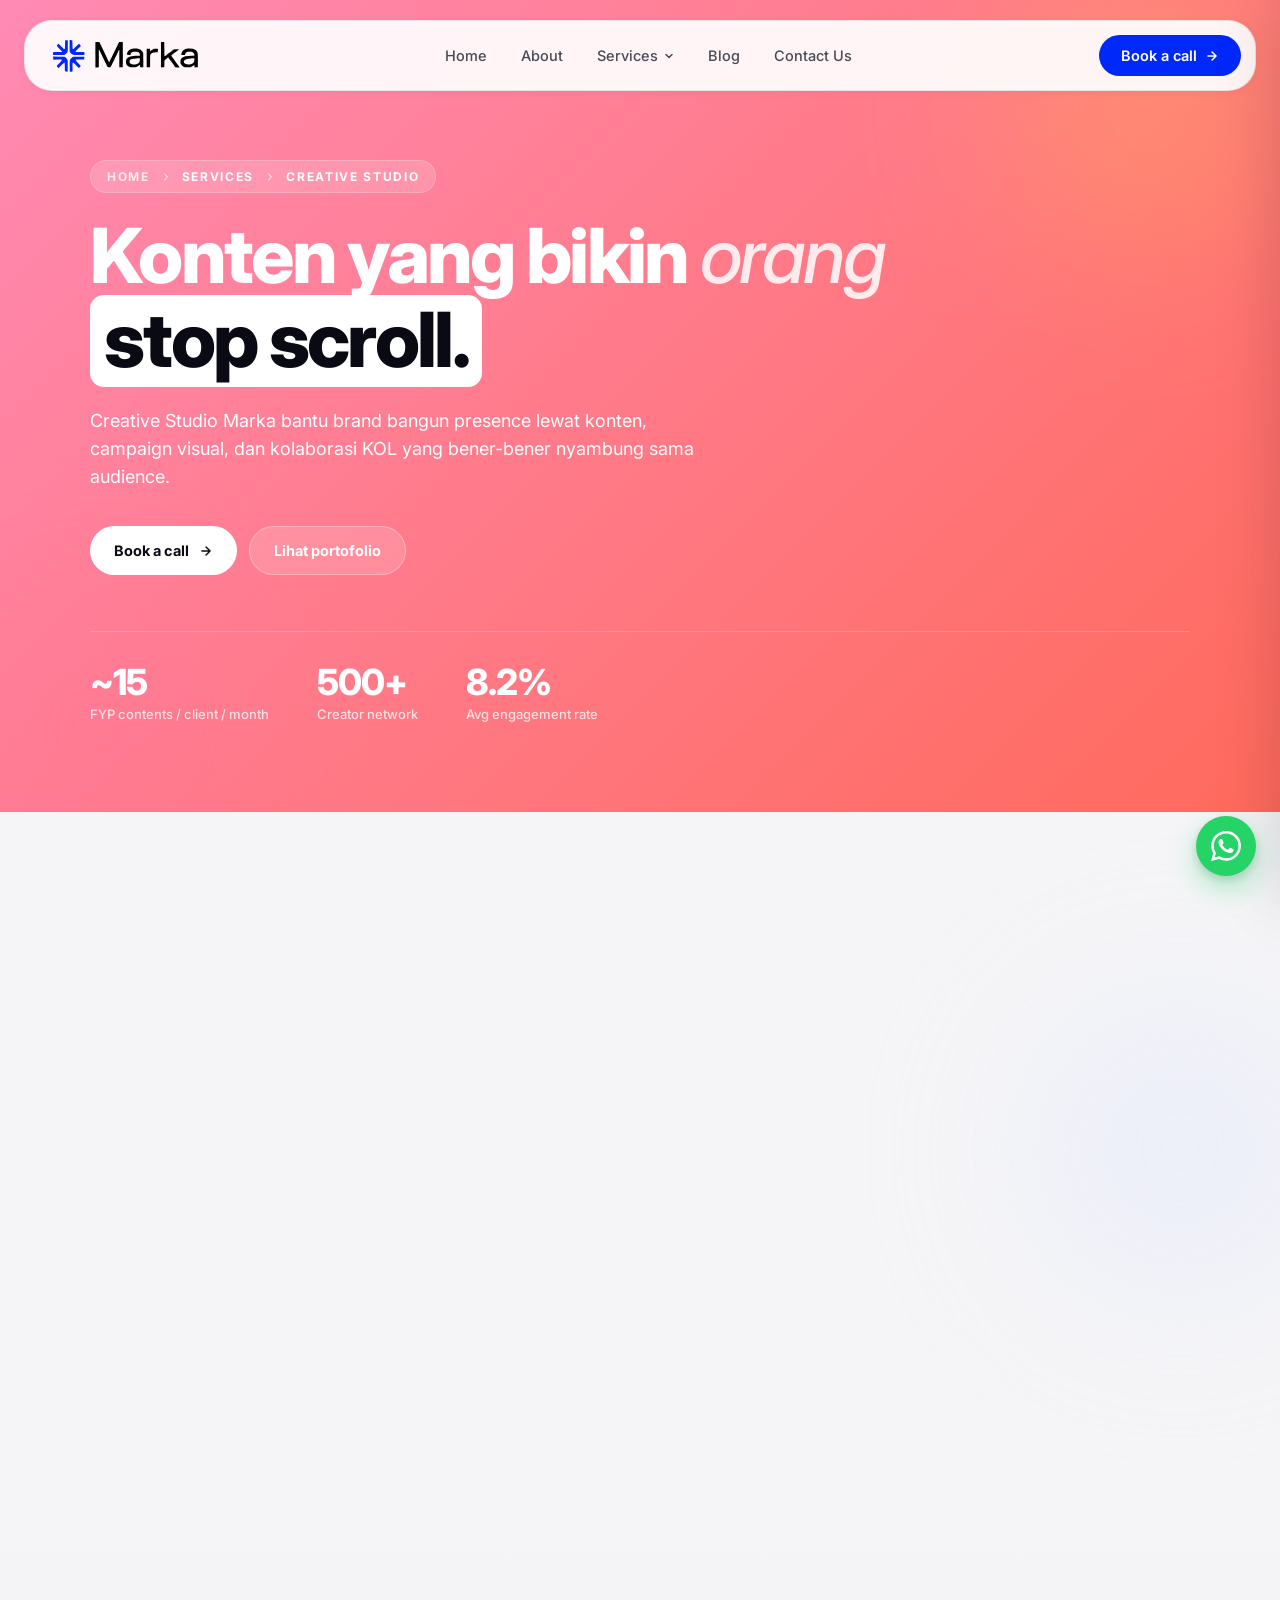
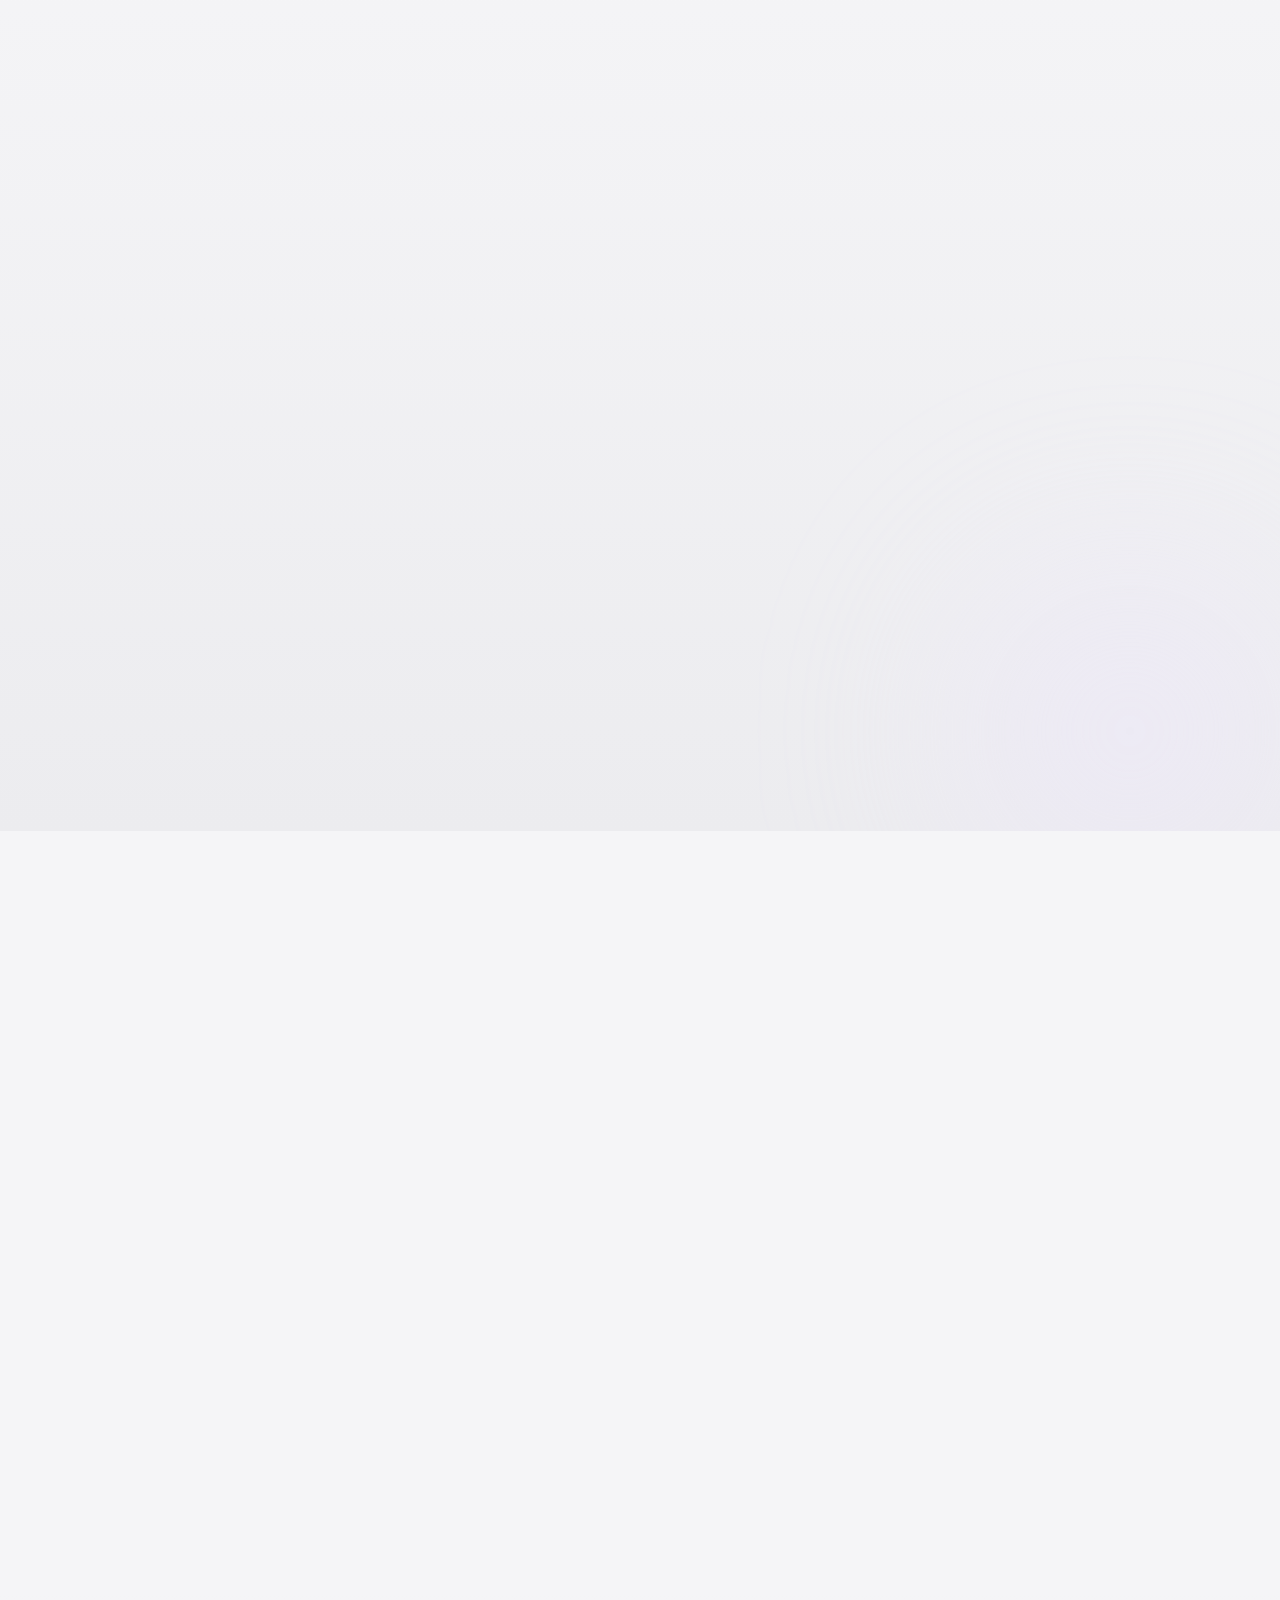
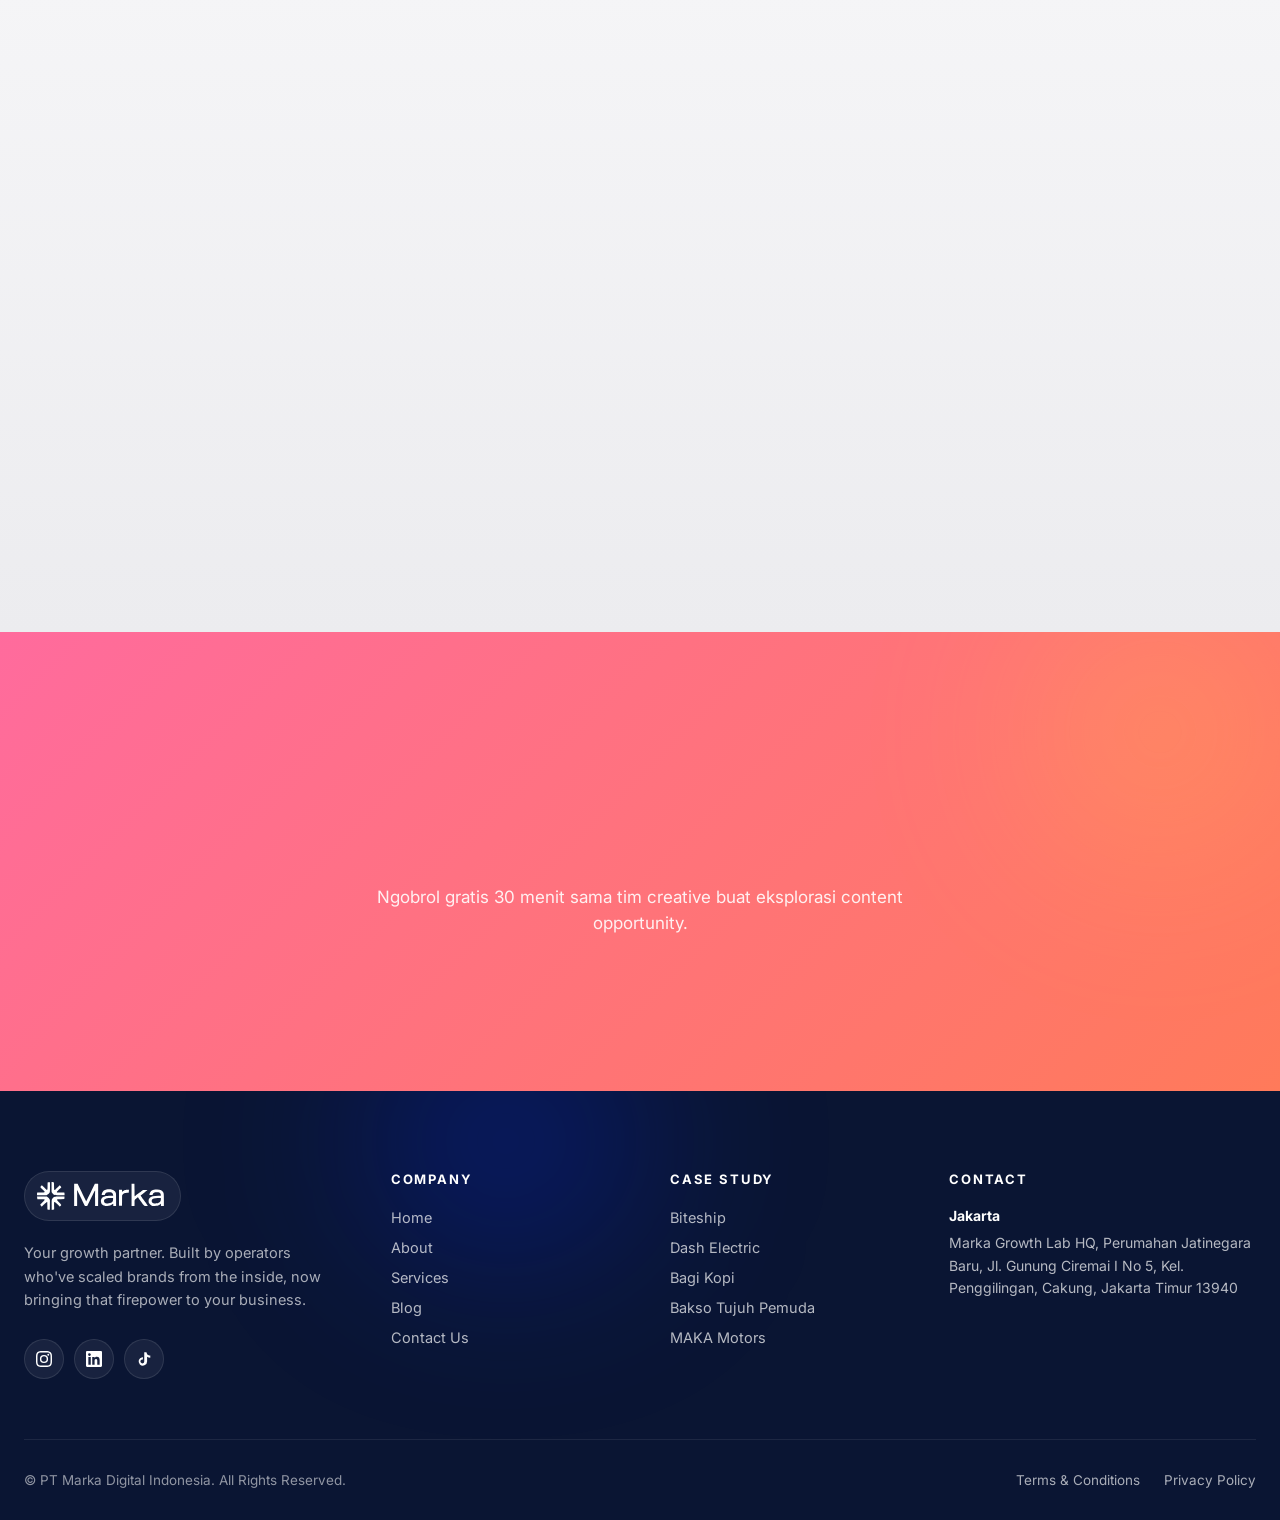
<file: creative-studio.html>
<!DOCTYPE html>
<html lang="id">
<head>
<meta charset="UTF-8" />
<meta name="viewport" content="width=device-width, initial-scale=1.0" />
<title>Creative Studio, Marka Digital</title>
<link rel="preconnect" href="https://fonts.googleapis.com">
<link rel="preconnect" href="https://fonts.gstatic.com" crossorigin>
<link href="https://fonts.googleapis.com/css2?family=Inter:wght@300;400;500;600;700;800;900&display=swap" rel="stylesheet">
<link rel="stylesheet" href="assets/shared.css">
<style>

  .srv-hero {
    position: relative;
    padding: 160px 24px 90px;
    overflow: hidden;
    isolation: isolate;
    color: #FFFFFF;
  }
  .srv-hero.blue { background: linear-gradient(135deg, var(--brand) 0%, #1E3AFF 50%, #4360FF 100%); }
  .srv-hero.coral { background: linear-gradient(135deg, #FF8AB4 0%, #FF6A5C 100%); }
  .srv-hero.mint { background: linear-gradient(135deg, #26D9A0 0%, #14B8A6 100%); }
  .srv-hero::before { content: ''; position: absolute; z-index: 0; top: -120px; right: -100px; width: 460px; height: 460px; border-radius: 50%; background: radial-gradient(circle, var(--yellow) 0%, transparent 65%); filter: blur(80px); opacity: 0.3; }
  .srv-hero::after { content: ''; position: absolute; z-index: 0; bottom: -120px; left: -100px; width: 400px; height: 400px; border-radius: 50%; background: radial-gradient(circle, var(--pink) 0%, transparent 65%); filter: blur(80px); opacity: 0.25; }
  .srv-hero-inner { position: relative; z-index: 1; max-width: 1100px; margin: 0 auto; }

  .srv-crumb {
    display: inline-flex; align-items: center; gap: 10px;
    padding: 8px 16px;
    background: rgba(255,255,255,0.16);
    border: 1px solid rgba(255,255,255,0.22);
    border-radius: var(--radius-pill);
    font-size: 12px; font-weight: 700;
    letter-spacing: 0.14em; text-transform: uppercase;
    margin-bottom: 24px;
    backdrop-filter: blur(10px); -webkit-backdrop-filter: blur(10px);
    color: #FFFFFF;
  }
  .srv-crumb svg { width: 12px; height: 12px; }
  .srv-crumb a { color: #FFFFFF; opacity: 0.8; }
  .srv-crumb a:hover { opacity: 1; }

  .srv-title { font-size: clamp(44px, 6vw, 76px); line-height: 1.02; font-weight: 800; letter-spacing: -0.035em; margin-bottom: 20px; max-width: 900px; }
  .srv-title .highlight { background: #FFFFFF; color: var(--ink-0); padding: 0 14px; border-radius: 14px; display: inline-block; line-height: 1; padding-top: 6px; padding-bottom: 10px; }
  .srv-title .italic { font-weight: 500; font-style: italic; opacity: 0.85; }
  .srv-lead { font-size: 18px; line-height: 1.55; opacity: 0.9; max-width: 620px; margin-bottom: 36px; }
  .srv-hero-ctas { display: flex; gap: 12px; flex-wrap: wrap; }
  .srv-cta-primary, .srv-cta-secondary {
    display: inline-flex; align-items: center; gap: 10px;
    padding: 15px 24px;
    font-size: 14.5px; font-weight: 700;
    border-radius: var(--radius-pill);
    transition: all .2s var(--ease);
  }
  .srv-cta-primary { background: #FFFFFF; color: var(--ink-0); }
  .srv-cta-primary:hover { background: var(--yellow); transform: translateY(-2px); box-shadow: 0 16px 36px rgba(0,0,0,0.3); }
  .srv-cta-secondary { background: rgba(255,255,255,0.15); color: #FFFFFF; border: 1px solid rgba(255,255,255,0.3); backdrop-filter: blur(10px); }
  .srv-cta-secondary:hover { background: rgba(255,255,255,0.26); }
  .srv-cta-primary svg, .srv-cta-secondary svg { width: 14px; height: 14px; }

  /* hero stats row */
  .srv-stats-row { display: flex; gap: 48px; margin-top: 56px; padding-top: 32px; border-top: 1px solid rgba(255,255,255,0.2); flex-wrap: wrap; }
  .srv-stat-item { display: flex; flex-direction: column; }
  .srv-stat-val { font-size: 36px; font-weight: 800; letter-spacing: -0.03em; line-height: 1; }
  .srv-stat-lbl { font-size: 13px; opacity: 0.78; margin-top: 6px; font-weight: 500; }

  /* ==== What we do ==== */
  .srv-what { position: relative; padding: 100px 24px; background: var(--bg-0); overflow: hidden; }
  .srv-what::before { content: ''; position: absolute; z-index: 0; top: 20%; right: -100px; width: 400px; height: 400px; border-radius: 50%; background: radial-gradient(circle, var(--soft-blue) 0%, transparent 70%); filter: blur(80px); opacity: 0.6; }
  .srv-what-inner { position: relative; z-index: 1; max-width: 1280px; margin: 0 auto; }
  .srv-what-grid { display: grid; grid-template-columns: repeat(4, 1fr); gap: 16px; margin-top: 56px; }
  .what-card { background: #FFFFFF; border: 1px solid var(--line); border-radius: var(--radius-lg); padding: 28px; transition: transform .35s var(--ease), box-shadow .35s var(--ease); }
  .what-card:hover { transform: translateY(-6px); box-shadow: 0 24px 48px rgba(10,10,20,0.1); }
  .what-ic {
    width: 50px; height: 50px; border-radius: 12px;
    display: grid; place-items: center;
    margin-bottom: 20px;
    color: #FFFFFF;
  }
  .what-ic svg { width: 22px; height: 22px; }
  .what-title { font-size: 17px; font-weight: 800; letter-spacing: -0.015em; margin-bottom: 8px; line-height: 1.2; }
  .what-desc { font-size: 13.5px; line-height: 1.6; color: var(--ink-1); }

  /* ==== Process timeline ==== */
  .srv-process { position: relative; padding: 100px 24px; background: linear-gradient(180deg, var(--bg-0) 0%, #ECECEF 100%); overflow: hidden; }
  .srv-process::before { content: ''; position: absolute; z-index: 0; bottom: -150px; right: -100px; width: 500px; height: 500px; border-radius: 50%; background: radial-gradient(circle, var(--soft-lavender) 0%, transparent 70%); filter: blur(90px); opacity: 0.5; }
  .srv-process-inner { position: relative; z-index: 1; max-width: 1100px; margin: 0 auto; }
  .process-list { display: flex; flex-direction: column; gap: 18px; margin-top: 56px; }
  .process-step {
    display: grid;
    grid-template-columns: 100px 1fr;
    gap: 32px;
    padding: 32px;
    background: #FFFFFF;
    border: 1px solid var(--line);
    border-radius: var(--radius-lg);
    position: relative;
    transition: transform .3s var(--ease), box-shadow .3s var(--ease);
  }
  .process-step:hover { transform: translateX(4px); box-shadow: 0 16px 36px rgba(10,10,20,0.08); }
  .process-num { font-family: var(--font); font-size: 60px; font-weight: 800; letter-spacing: -0.04em; color: var(--brand); opacity: 0.85; line-height: 0.9; }
  .process-body h3 { font-size: 21px; font-weight: 800; letter-spacing: -0.02em; margin-bottom: 8px; }
  .process-body p { font-size: 15px; line-height: 1.6; color: var(--ink-1); }

  /* ==== Case grid ==== */
  .srv-cases { position: relative; padding: 100px 24px; background: var(--bg-0); overflow: hidden; }
  .srv-cases-inner { position: relative; z-index: 1; max-width: 1280px; margin: 0 auto; }
  .cases-grid { display: grid; grid-template-columns: repeat(3, 1fr); gap: 20px; margin-top: 56px; }
  .case-card {
    position: relative;
    padding: 32px;
    border-radius: var(--radius-lg);
    overflow: hidden;
    color: #FFFFFF;
    min-height: 320px;
    display: flex; flex-direction: column; justify-content: space-between;
    cursor: pointer;
    transition: transform .35s var(--ease), box-shadow .35s var(--ease);
  }
  .case-card:hover { transform: translateY(-6px); box-shadow: 0 32px 60px rgba(10,10,20,0.2); }
  .case-brand-chip {
    display: inline-flex; align-items: center;
    padding: 5px 12px;
    background: rgba(255,255,255,0.2);
    backdrop-filter: blur(10px);
    border-radius: var(--radius-pill);
    font-size: 11px; font-weight: 700;
    letter-spacing: 0.1em; text-transform: uppercase;
    width: fit-content;
  }
  .case-metrics { display: flex; gap: 32px; margin: 20px 0; }
  .case-metric-val { font-size: 32px; font-weight: 800; letter-spacing: -0.025em; line-height: 1; }
  .case-metric-lbl { font-size: 12px; opacity: 0.8; margin-top: 4px; }
  .case-headline { font-size: 20px; font-weight: 700; letter-spacing: -0.02em; line-height: 1.25; }

  /* ==== FAQ ==== */
  .srv-faq { position: relative; padding: 100px 24px; background: linear-gradient(180deg, var(--bg-0) 0%, #ECECEF 100%); overflow: hidden; }
  .srv-faq-inner { position: relative; z-index: 1; max-width: 900px; margin: 0 auto; }

  /* ==== Final CTA ==== */
  .srv-cta { position: relative; padding: 100px 24px; overflow: hidden; color: #FFFFFF; text-align: center; }
  .srv-cta.blue { background: linear-gradient(135deg, var(--brand) 0%, #1E3AFF 100%); }
  .srv-cta.coral { background: linear-gradient(135deg, var(--pink) 0%, var(--coral) 100%); }
  .srv-cta.mint { background: linear-gradient(135deg, #26D9A0 0%, #14B8A6 100%); }
  .srv-cta::before { content: ''; position: absolute; top: -100px; right: -80px; width: 400px; height: 400px; border-radius: 50%; background: radial-gradient(circle, var(--yellow) 0%, transparent 65%); filter: blur(90px); opacity: 0.3; }
  .srv-cta-inner { position: relative; z-index: 1; max-width: 760px; margin: 0 auto; }
  .srv-cta h2 { font-size: clamp(32px, 4vw, 44px); font-weight: 800; letter-spacing: -0.02em; margin-bottom: 16px; }
  .srv-cta p { font-size: 17px; line-height: 1.55; opacity: 0.9; margin-bottom: 32px; max-width: 540px; margin-left: auto; margin-right: auto; }
  .srv-cta .srv-cta-primary { background: #FFFFFF; color: var(--ink-0); font-size: 15.5px; padding: 16px 28px; }
  .srv-cta .srv-cta-primary:hover { background: var(--yellow); transform: translateY(-2px); box-shadow: 0 16px 36px rgba(0,0,0,0.3); }

  @media (max-width: 960px) {
    .srv-hero { padding: 110px 16px 60px; }
    .srv-title { font-size: 38px; }
    .srv-stats-row { gap: 24px; }
    .srv-stat-val { font-size: 28px; }
    .srv-what, .srv-process, .srv-cases, .srv-faq, .srv-cta { padding: 70px 16px; }
    .srv-what-grid { grid-template-columns: 1fr; gap: 14px; }
    .cases-grid { grid-template-columns: 1fr; }
    .process-step { grid-template-columns: 1fr; gap: 12px; padding: 24px; }
    .process-num { font-size: 44px; }
  }

</style>
</head>
<body>

<!-- MOBILE GATE -->
<div class="mobile-gate">
  <div class="mobile-gate-blob a"></div><div class="mobile-gate-blob b"></div><div class="mobile-gate-blob c"></div>
  <div class="mobile-gate-inner">
    <img src="assets/logo.svg" alt="Marka Digital" />
    <div class="mobile-gate-emoji">👋</div>
    <h2>Yang mobile lagi dibikin gais hehe punten,</h2>
    <p>preview-nya lewat desktop dulu yaa ...</p>
  </div>
</div>

<!-- CURSOR -->
<div class="cursor-ring" id="cursorRing"></div>
<div class="cursor-dot" id="cursorDot"></div>

<!-- NAVBAR -->
<div class="nav-wrap" id="navWrap">
  <nav class="nav">
    <a href="index.html" class="logo" aria-label="Marka Digital"><img src="assets/logo.svg" alt="Marka Digital" /></a>
    <ul class="nav-menu">
      <li><a href="index.html">Home</a></li>
      <li><a href="about.html">About</a></li>
      <li>
        <button class="nav-toggle">Services<svg class="caret" width="10" height="10" viewBox="0 0 10 10" fill="none"><path d="M2 3.5L5 6.5L8 3.5" stroke="currentColor" stroke-width="1.5" stroke-linecap="round" stroke-linejoin="round"/></svg></button>
        <div class="dropdown">
          <a href="paid-media.html" class="dropdown-item">Paid Media</a>
          <a href="creative-studio.html" class="dropdown-item">Creative Studio</a>
          <a href="insights-intelligence.html" class="dropdown-item">Insights Intelligence</a>
        </div>
      </li>
      <li><a href="blog.html">Blog</a></li>
      <li><a href="contact.html">Contact Us</a></li>
    </ul>
    <a href="contact.html" class="nav-cta"><span>Book a call</span><svg viewBox="0 0 24 24" fill="none"><path d="M5 12H19M19 12L12 5M19 12L12 19" stroke="currentColor" stroke-width="2.5" stroke-linecap="round" stroke-linejoin="round"/></svg></a>
    <button class="nav-burger" id="burgerBtn" aria-label="Open menu"><svg viewBox="0 0 24 24" fill="none"><path d="M4 6H20M4 12H20M4 18H20" stroke="currentColor" stroke-width="2.2" stroke-linecap="round"/></svg></button>
  </nav>
</div>

<!-- MOBILE MENU -->
<div class="mobile-menu" id="mobileMenu">
  <div class="mobile-menu-overlay" id="mobileMenuOverlay"></div>
  <div class="mobile-menu-panel">
    <div class="mobile-menu-head">
      <img src="assets/logo.svg" alt="Marka Digital" />
      <button class="mobile-close" id="mobileCloseBtn" aria-label="Close menu"><svg viewBox="0 0 24 24" fill="none"><path d="M6 6L18 18M18 6L6 18" stroke="currentColor" stroke-width="2.2" stroke-linecap="round"/></svg></button>
    </div>
    <ul class="mobile-menu-list">
      <li><a href="index.html">Home</a></li>
      <li><a href="about.html">About</a></li>
      <li>
        <button class="mobile-sub-toggle">Services<svg width="14" height="14" viewBox="0 0 10 10" fill="none"><path d="M2 3.5L5 6.5L8 3.5" stroke="currentColor" stroke-width="1.5" stroke-linecap="round" stroke-linejoin="round"/></svg></button>
        <div class="mobile-submenu"><div><ul style="list-style:none;padding:0;">
          <li><a href="paid-media.html">Paid Media</a></li>
          <li><a href="creative-studio.html">Creative Studio</a></li>
          <li><a href="insights-intelligence.html">Insights Intelligence</a></li>
        </ul></div></div>
      </li>
      <li><a href="blog.html">Blog</a></li>
      <li><a href="contact.html">Contact Us</a></li>
    </ul>
    <a href="contact.html" class="mobile-cta">Book a call<svg viewBox="0 0 24 24" fill="none"><path d="M5 12H19M19 12L12 5M19 12L12 19" stroke="currentColor" stroke-width="2.5" stroke-linecap="round" stroke-linejoin="round"/></svg></a>
  </div>
</div>


<section class="srv-hero coral">
  <div class="srv-hero-inner">
    <div class="srv-crumb reveal">
      <a href="index.html">Home</a>
      <svg viewBox="0 0 24 24" fill="none"><path d="M9 6L15 12L9 18" stroke="currentColor" stroke-width="2" stroke-linecap="round" stroke-linejoin="round"/></svg>
      Services <svg viewBox="0 0 24 24" fill="none"><path d="M9 6L15 12L9 18" stroke="currentColor" stroke-width="2" stroke-linecap="round" stroke-linejoin="round"/></svg>
      Creative Studio
    </div>
    <h1 class="srv-title reveal reveal-delay-1">Konten yang bikin <span class="italic">orang</span> <span class="highlight">stop scroll.</span></h1>
    <p class="srv-lead reveal reveal-delay-2">Creative Studio Marka bantu brand bangun presence lewat konten, campaign visual, dan kolaborasi KOL yang bener-bener nyambung sama audience.</p>
    <div class="srv-hero-ctas reveal reveal-delay-3">
      <a href="contact.html" class="srv-cta-primary">Book a call <svg viewBox="0 0 24 24" fill="none"><path d="M5 12H19M19 12L12 5M19 12L12 19" stroke="currentColor" stroke-width="2.5" stroke-linecap="round" stroke-linejoin="round"/></svg></a>
      <a href="#case-studies" class="srv-cta-secondary">Lihat portofolio</a>
    </div>
    <div class="srv-stats-row reveal reveal-delay-4">
      <div class="srv-stat-item"><div class="srv-stat-val">~15</div><div class="srv-stat-lbl">FYP contents / client / month</div></div>
      <div class="srv-stat-item"><div class="srv-stat-val">500+</div><div class="srv-stat-lbl">Creator network</div></div>
      <div class="srv-stat-item"><div class="srv-stat-val">8.2%</div><div class="srv-stat-lbl">Avg engagement rate</div></div>
    </div>
  </div>
</section>

<section class="srv-what">
  <div class="srv-what-inner">
    <div class="section-header">
      <div class="section-eyebrow reveal">WHAT WE DO</div>
      <h2 class="section-title reveal reveal-delay-1">4 output <span class="brand-accent">Creative Studio</span> Marka.</h2>
      <p class="section-sub reveal reveal-delay-2">Dari daily social sampai big-bang campaign, semua by same brand DNA.</p>
    </div>
    <div class="srv-what-grid">
      <div class="what-card reveal reveal-delay-1">
        <div class="what-ic" style="background: linear-gradient(135deg, var(--pink), var(--coral));"><svg viewBox="0 0 24 24" fill="none"><rect x="3" y="3" width="18" height="18" rx="3" stroke="currentColor" stroke-width="2"/><path d="M8 10h8M8 14h5" stroke="currentColor" stroke-width="2" stroke-linecap="round"/></svg></div>
        <h3 class="what-title">Social Media Management</h3>
        <p class="what-desc">Daily content calendar, visual &amp; copy production, community management, dan reporting engagement weekly.</p>
      </div>
      <div class="what-card reveal reveal-delay-2">
        <div class="what-ic" style="background: linear-gradient(135deg, var(--brand), #4360FF);"><svg viewBox="0 0 24 24" fill="none"><path d="M12 2L15 8L22 9L17 14L18 21L12 18L6 21L7 14L2 9L9 8L12 2Z" fill="currentColor"/></svg></div>
        <h3 class="what-title">Creative &amp; Brand Campaigns</h3>
        <p class="what-desc">End-to-end campaign production, dari concept, scripting, shoot, editing sampai distribusi multi-channel.</p>
      </div>
      <div class="what-card reveal reveal-delay-3">
        <div class="what-ic" style="background: linear-gradient(135deg, var(--yellow), var(--orange));"><svg viewBox="0 0 24 24" fill="none"><circle cx="9" cy="7" r="4" stroke="currentColor" stroke-width="2"/><circle cx="17" cy="7" r="3" stroke="currentColor" stroke-width="2"/><path d="M3 21v-2a4 4 0 014-4h4a4 4 0 014 4v2M14 21v-2a4 4 0 00-4-4" stroke="currentColor" stroke-width="2" stroke-linecap="round"/></svg></div>
        <h3 class="what-title">KOL / Influencer Management</h3>
        <p class="what-desc">Database 500+ creator lokal, dari nano sampai mega. Kita handle sourcing, nego, briefing, sampai performance tracking.</p>
      </div>
      <div class="what-card reveal reveal-delay-4">
        <div class="what-ic" style="background: linear-gradient(135deg, #26D9A0, #14B8A6);"><svg viewBox="0 0 24 24" fill="none"><rect x="3" y="4" width="18" height="12" rx="2" stroke="currentColor" stroke-width="2"/><path d="M8 20h8M12 16v4" stroke="currentColor" stroke-width="2" stroke-linecap="round"/></svg></div>
        <h3 class="what-title">Proxy &amp; TikTok Account Management</h3>
        <p class="what-desc">Account warming, strategy posting, trend research, dan optimization buat ngejar FYP consistency.</p>
      </div>
    </div>
  </div>
</section>

<section class="srv-process">
  <div class="srv-process-inner">
    <div class="section-header">
      <div class="section-eyebrow reveal">HOW WE WORK</div>
      <h2 class="section-title reveal reveal-delay-1">Dari brief <span class="italic-accent">ke</span> <span class="brand-accent">viral.</span></h2>
    </div>
    <div class="process-list">
      <div class="process-step reveal reveal-delay-1">
        <div class="process-num">01</div>
        <div class="process-body">
          <h3>Brand Immersion</h3>
          <p>Workshop sama tim lo untuk nangkep tone, voice, dan unique selling point. Semua konten lahir dari sini.</p>
        </div>
      </div>
      <div class="process-step reveal reveal-delay-2">
        <div class="process-num">02</div>
        <div class="process-body">
          <h3>Concept &amp; Direction</h3>
          <p>Big idea campaign, moodboard, dan content pillar yang sesuai sama growth stage lo saat ini.</p>
        </div>
      </div>
      <div class="process-step reveal reveal-delay-3">
        <div class="process-num">03</div>
        <div class="process-body">
          <h3>Production &amp; Distribution</h3>
          <p>Shooting, editing, scheduling, publishing, dan amplifying lewat KOL atau paid boost.</p>
        </div>
      </div>
      <div class="process-step reveal reveal-delay-3">
        <div class="process-num">04</div>
        <div class="process-body">
          <h3>Measure &amp; Scale</h3>
          <p>Yang bunyi di-replicate, yang flat di-reiterate. Nggak ada konten yang di-launch tanpa post-mortem.</p>
        </div>
      </div>
    </div>
  </div>
</section>

<section class="srv-cases" id="case-studies">
  <div class="srv-cases-inner">
    <div class="section-header">
      <div class="section-eyebrow reveal">CASE STUDIES</div>
      <h2 class="section-title reveal reveal-delay-1">Hasil kerjaan <span class="italic-accent">yang</span> <span class="brand-accent">kita banggain.</span></h2>
    </div>
    <div class="cases-grid">
      <article class="case-card reveal reveal-delay-1" style="background: linear-gradient(135deg, #FF8AB4 0%, #FF6A5C 100%);">
        <span class="case-brand-chip">Bagi Kopi</span>
        <div>
          <div class="case-metrics">
            <div><div class="case-metric-val">2.4M</div><div class="case-metric-lbl">Reach / month</div></div>
            <div><div class="case-metric-val">8.2%</div><div class="case-metric-lbl">CTR</div></div>
          </div>
          <h3 class="case-headline">Creative yang bikin brand kopi lokal dapat momentum.</h3>
        </div>
      </article>
      <article class="case-card reveal reveal-delay-2" style="background: linear-gradient(135deg, var(--yellow) 0%, var(--orange) 100%); color: var(--ink-0);">
        <span class="case-brand-chip" style="background: rgba(10,10,20,0.15);">Tujuh Pendekar Rasa</span>
        <div>
          <div class="case-metrics">
            <div><div class="case-metric-val">57x</div><div class="case-metric-lbl">ROMI</div></div>
            <div><div class="case-metric-val">11x</div><div class="case-metric-lbl">Industry benchmark</div></div>
          </div>
          <h3 class="case-headline">Content strategy yang beat industry benchmark 11x.</h3>
        </div>
      </article>
      <article class="case-card reveal reveal-delay-3" style="background: linear-gradient(135deg, #4CD7FF 0%, #0028F9 100%);">
        <span class="case-brand-chip">MAKA Motors</span>
        <div>
          <div class="case-metrics">
            <div><div class="case-metric-val">+215%</div><div class="case-metric-lbl">Followers growth</div></div>
            <div><div class="case-metric-val">3.6x</div><div class="case-metric-lbl">Share rate</div></div>
          </div>
          <h3 class="case-headline">Brand EV premium yang jadi culture reference.</h3>
        </div>
      </article>
    </div>
  </div>
</section>

<section class="srv-faq">
  <div class="srv-faq-inner">
    <div class="section-header">
      <div class="section-eyebrow reveal">FAQ</div>
      <h2 class="section-title reveal reveal-delay-1">Pertanyaan <span class="brand-accent">umum.</span></h2>
    </div>
    <div class="faq-list">
      <div class="faq-item reveal reveal-delay-1">
        <button class="faq-q">Berapa content yang di-produce per bulan?<span class="faq-icon"><svg viewBox="0 0 24 24" fill="none"><path d="M12 5V19M5 12H19" stroke="currentColor" stroke-width="2.5" stroke-linecap="round"/></svg></span></button>
        <div class="faq-a-wrap"><div class="faq-a-inner"><div class="faq-a">Default package 20-30 pieces/month (campaign + daily content). Tapi semua custom sesuai pillar dan platform priority klien.</div></div></div>
      </div>
      <div class="faq-item reveal reveal-delay-2">
        <button class="faq-q">Marka handle KOL end-to-end?<span class="faq-icon"><svg viewBox="0 0 24 24" fill="none"><path d="M12 5V19M5 12H19" stroke="currentColor" stroke-width="2.5" stroke-linecap="round"/></svg></span></button>
        <div class="faq-a-wrap"><div class="faq-a-inner"><div class="faq-a">Iya, dari sourcing (match sama audience brand), nego harga, briefing, review draft, sampai performance tracking post-publish.</div></div></div>
      </div>
      <div class="faq-item reveal reveal-delay-3">
        <button class="faq-q">Konten video Marka produce in-house?<span class="faq-icon"><svg viewBox="0 0 24 24" fill="none"><path d="M12 5V19M5 12H19" stroke="currentColor" stroke-width="2.5" stroke-linecap="round"/></svg></span></button>
        <div class="faq-a-wrap"><div class="faq-a-inner"><div class="faq-a">Iya, kita punya in-house studio buat shoot social-first content. Buat production yang butuh skala besar (TVC, big campaign), kita partner sama trusted production house.</div></div></div>
      </div>
    </div>
  </div>
</section>

<section class="srv-cta coral">
  <div class="srv-cta-inner">
    <h2 class="reveal">Siap bikin brand lo stop scroll-worthy?</h2>
    <p class="reveal reveal-delay-1">Ngobrol gratis 30 menit sama tim creative buat eksplorasi content opportunity.</p>
    <a href="contact.html" class="srv-cta-primary reveal reveal-delay-2">Book a call <svg viewBox="0 0 24 24" fill="none"><path d="M5 12H19M19 12L12 5M19 12L12 19" stroke="currentColor" stroke-width="2.5" stroke-linecap="round" stroke-linejoin="round"/></svg></a>
  </div>
</section>

<!-- FOOTER -->
<footer class="footer">
  <div class="footer-inner">
    <div class="footer-grid">
      <div class="footer-brand">
        <a href="index.html" class="footer-logo"><img src="assets/logo.svg" alt="Marka Digital" /></a>
        <p>Your growth partner. Built by operators who've scaled brands from the inside, now bringing that firepower to your business.</p>
        <div class="footer-socials">
          <a href="#" class="footer-social" aria-label="Instagram"><svg viewBox="0 0 24 24" fill="currentColor"><path d="M12 2.2c3.2 0 3.6 0 4.85.07 1.17.05 1.8.25 2.23.42.56.22.96.48 1.38.9.42.42.68.82.9 1.38.17.42.37 1.06.42 2.23.06 1.27.07 1.65.07 4.85 0 3.2 0 3.58-.07 4.85-.05 1.17-.25 1.8-.42 2.23-.22.56-.48.96-.9 1.38-.42.42-.82.68-1.38.9-.42.17-1.06.37-2.23.42-1.27.06-1.65.07-4.85.07-3.2 0-3.58 0-4.85-.07-1.17-.05-1.8-.25-2.23-.42a3.8 3.8 0 01-1.38-.9 3.8 3.8 0 01-.9-1.38c-.17-.42-.37-1.06-.42-2.23C2.21 15.63 2.2 15.25 2.2 12s.01-3.58.07-4.85c.05-1.17.25-1.8.42-2.23.22-.56.48-.96.9-1.38.42-.42.82-.68 1.38-.9.42-.17 1.06-.37 2.23-.42C8.42 2.21 8.8 2.2 12 2.2m0-2.2C8.74 0 8.33 0 7.05.07 5.78.12 4.9.34 4.14.64c-.79.3-1.46.72-2.13 1.39a5.9 5.9 0 00-1.39 2.13c-.3.76-.51 1.63-.57 2.9C0 8.33 0 8.74 0 12c0 3.26 0 3.67.07 4.95.05 1.27.27 2.14.57 2.9.31.79.72 1.46 1.39 2.13.67.67 1.34 1.08 2.13 1.39.76.3 1.63.51 2.9.57C8.33 24 8.74 24 12 24s3.67 0 4.95-.07c1.27-.05 2.14-.27 2.9-.57.79-.3 1.46-.72 2.13-1.39a5.9 5.9 0 001.39-2.13c.3-.76.51-1.63.57-2.9C24 15.67 24 15.26 24 12s0-3.67-.07-4.95c-.05-1.27-.27-2.14-.57-2.9a5.9 5.9 0 00-1.39-2.13A5.9 5.9 0 0019.85.63C19.09.34 18.22.12 16.95.07 15.67 0 15.26 0 12 0zm0 5.84a6.16 6.16 0 100 12.32 6.16 6.16 0 000-12.32zm0 10.16a4 4 0 110-8 4 4 0 010 8zm7.85-10.4a1.44 1.44 0 11-2.88 0 1.44 1.44 0 012.88 0z"/></svg></a>
          <a href="#" class="footer-social" aria-label="LinkedIn"><svg viewBox="0 0 24 24" fill="currentColor"><path d="M20.45 20.45h-3.56v-5.57c0-1.33-.02-3.04-1.85-3.04-1.85 0-2.14 1.45-2.14 2.94v5.67H9.35V9h3.42v1.56h.05c.48-.9 1.64-1.85 3.37-1.85 3.6 0 4.27 2.37 4.27 5.46v6.28zM5.34 7.43a2.07 2.07 0 11-.001-4.13 2.07 2.07 0 010 4.13zM7.12 20.45H3.55V9h3.57v11.45zM22.23 0H1.77C.8 0 0 .78 0 1.73v20.54C0 23.22.8 24 1.77 24h20.46C23.2 24 24 23.22 24 22.27V1.73C24 .78 23.2 0 22.23 0z"/></svg></a>
          <a href="#" class="footer-social" aria-label="TikTok"><svg viewBox="0 0 24 24" fill="currentColor"><path d="M19.59 6.69a4.83 4.83 0 01-3.77-4.25V2h-3.45v13.67a2.89 2.89 0 01-5.2 1.74 2.89 2.89 0 012.31-4.64 2.93 2.93 0 01.88.13V9.4a6.84 6.84 0 00-1-.05A6.33 6.33 0 005.8 20.1a6.34 6.34 0 0010.86-4.43v-7a8.16 8.16 0 004.77 1.52v-3.4a4.85 4.85 0 01-1.84-.1z"/></svg></a>
        </div>
      </div>
      <div class="footer-col"><h4>Company</h4><ul>
        <li><a href="index.html">Home</a></li>
        <li><a href="about.html">About</a></li>
        <li><a href="paid-media.html">Services</a></li>
        <li><a href="blog.html">Blog</a></li>
        <li><a href="contact.html">Contact Us</a></li>
      </ul></div>
      <div class="footer-col"><h4>Case Study</h4><ul>
        <li><a href="#">Biteship</a></li>
        <li><a href="#">Dash Electric</a></li>
        <li><a href="#">Bagi Kopi</a></li>
        <li><a href="#">Bakso Tujuh Pemuda</a></li>
        <li><a href="#">MAKA Motors</a></li>
      </ul></div>
      <div class="footer-col"><h4>Contact</h4><div class="footer-address">
        <span class="footer-address-city">Jakarta</span>
        <p class="footer-address-detail">Marka Growth Lab HQ, Perumahan Jatinegara Baru, Jl. Gunung Ciremai I No 5, Kel. Penggilingan, Cakung, Jakarta Timur 13940</p>
      </div></div>
    </div>
    <div class="footer-bottom">
      <p class="footer-copy">© PT Marka Digital Indonesia. All Rights Reserved.</p>
      <div class="footer-links"><a href="#">Terms &amp; Conditions</a><a href="#">Privacy Policy</a></div>
    </div>
  </div>
</footer>

<!-- WA FAB -->
<a href="https://wa.me/6281234567890?text=Halo%20Marka%2C%20saya%20mau%20konsultasi" target="_blank" rel="noopener" class="wa-fab" aria-label="Chat via WhatsApp">
  <svg viewBox="0 0 24 24" fill="currentColor"><path d="M17.472 14.382c-.297-.149-1.758-.867-2.03-.967-.273-.099-.471-.148-.67.15-.197.297-.767.966-.94 1.164-.173.199-.347.223-.644.075-.297-.15-1.255-.463-2.39-1.475-.883-.788-1.48-1.761-1.653-2.059-.173-.297-.018-.458.13-.606.134-.133.298-.347.446-.52.149-.174.198-.298.298-.497.099-.198.05-.371-.025-.52-.075-.149-.669-1.612-.916-2.207-.242-.579-.487-.5-.669-.51-.173-.008-.371-.01-.57-.01-.198 0-.52.074-.792.372-.272.297-1.04 1.016-1.04 2.479 0 1.462 1.065 2.875 1.213 3.074.149.198 2.096 3.2 5.077 4.487.709.306 1.262.489 1.694.625.712.227 1.36.195 1.871.118.571-.085 1.758-.719 2.006-1.413.248-.694.248-1.289.173-1.413-.074-.124-.272-.198-.57-.347m-5.421 7.403h-.004a9.87 9.87 0 01-5.031-1.378l-.361-.214-3.741.982.998-3.648-.235-.374a9.86 9.86 0 01-1.51-5.26c.001-5.45 4.436-9.884 9.888-9.884 2.64 0 5.122 1.03 6.988 2.898a9.825 9.825 0 012.893 6.994c-.003 5.45-4.437 9.884-9.885 9.884m8.413-18.297A11.815 11.815 0 0012.05 0C5.495 0 .16 5.335.157 11.892c0 2.096.547 4.142 1.588 5.945L.057 24l6.305-1.654a11.882 11.882 0 005.683 1.448h.005c6.554 0 11.89-5.335 11.893-11.893a11.821 11.821 0 00-3.48-8.413Z"/></svg>
</a>

<script src="assets/shared.js"></script>
</body>
</html>
</file>
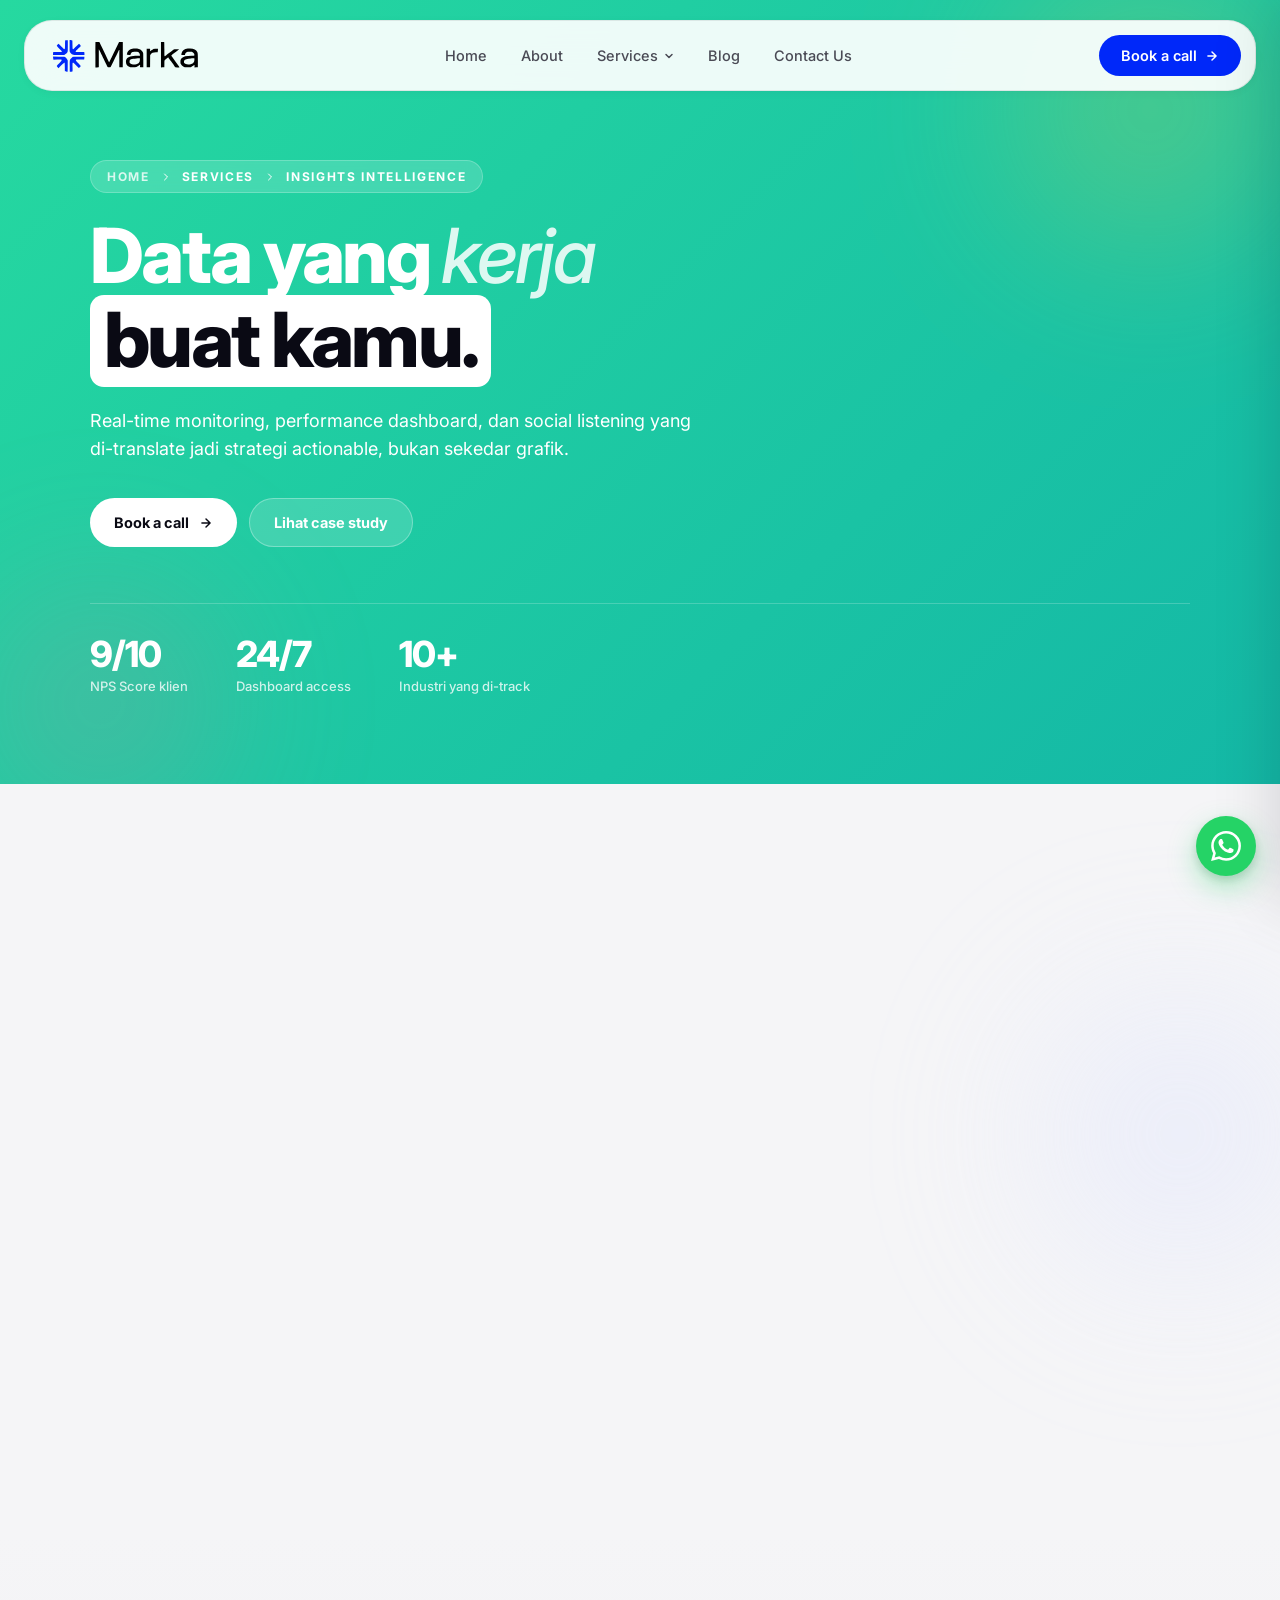
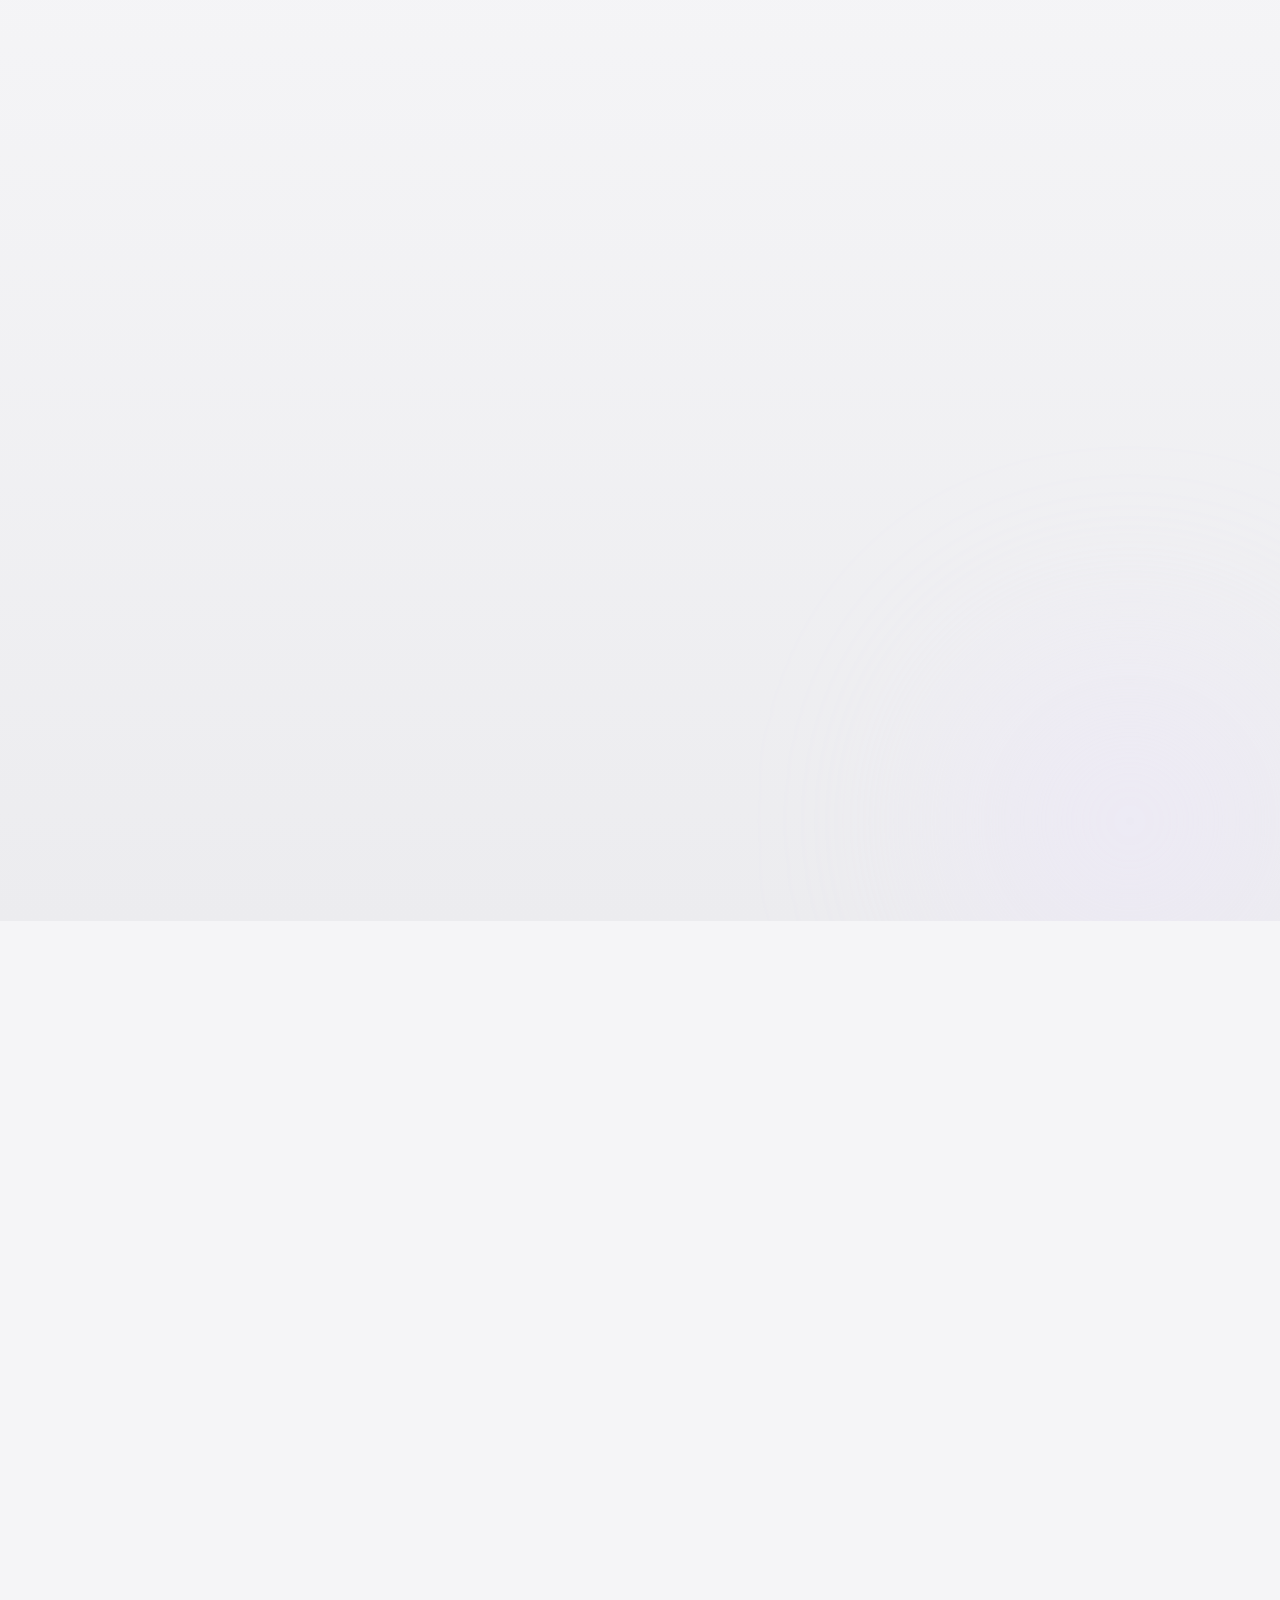
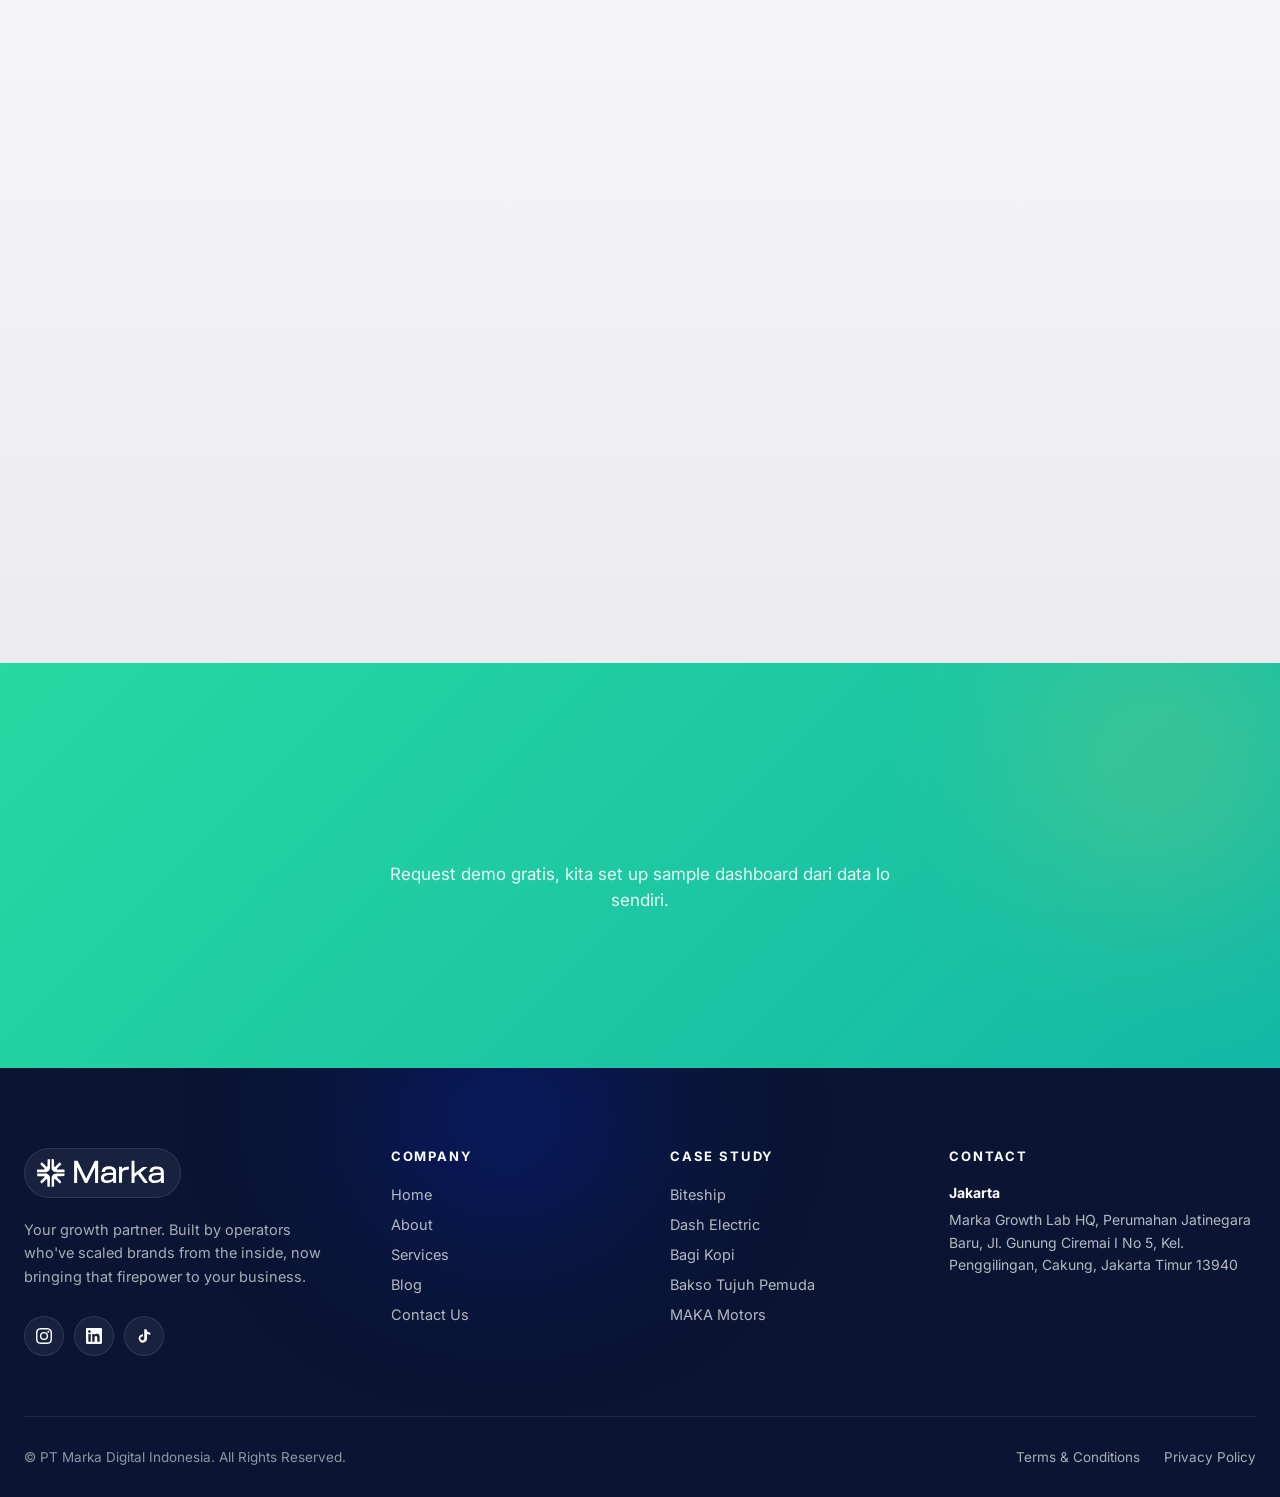
<file: insights-intelligence.html>
<!DOCTYPE html>
<html lang="id">
<head>
<meta charset="UTF-8" />
<meta name="viewport" content="width=device-width, initial-scale=1.0" />
<title>Insights Intelligence, Marka Digital</title>
<link rel="preconnect" href="https://fonts.googleapis.com">
<link rel="preconnect" href="https://fonts.gstatic.com" crossorigin>
<link href="https://fonts.googleapis.com/css2?family=Inter:wght@300;400;500;600;700;800;900&display=swap" rel="stylesheet">
<link rel="stylesheet" href="assets/shared.css">
<style>

  .srv-hero {
    position: relative;
    padding: 160px 24px 90px;
    overflow: hidden;
    isolation: isolate;
    color: #FFFFFF;
  }
  .srv-hero.blue { background: linear-gradient(135deg, var(--brand) 0%, #1E3AFF 50%, #4360FF 100%); }
  .srv-hero.coral { background: linear-gradient(135deg, #FF8AB4 0%, #FF6A5C 100%); }
  .srv-hero.mint { background: linear-gradient(135deg, #26D9A0 0%, #14B8A6 100%); }
  .srv-hero::before { content: ''; position: absolute; z-index: 0; top: -120px; right: -100px; width: 460px; height: 460px; border-radius: 50%; background: radial-gradient(circle, var(--yellow) 0%, transparent 65%); filter: blur(80px); opacity: 0.3; }
  .srv-hero::after { content: ''; position: absolute; z-index: 0; bottom: -120px; left: -100px; width: 400px; height: 400px; border-radius: 50%; background: radial-gradient(circle, var(--pink) 0%, transparent 65%); filter: blur(80px); opacity: 0.25; }
  .srv-hero-inner { position: relative; z-index: 1; max-width: 1100px; margin: 0 auto; }

  .srv-crumb {
    display: inline-flex; align-items: center; gap: 10px;
    padding: 8px 16px;
    background: rgba(255,255,255,0.16);
    border: 1px solid rgba(255,255,255,0.22);
    border-radius: var(--radius-pill);
    font-size: 12px; font-weight: 700;
    letter-spacing: 0.14em; text-transform: uppercase;
    margin-bottom: 24px;
    backdrop-filter: blur(10px); -webkit-backdrop-filter: blur(10px);
    color: #FFFFFF;
  }
  .srv-crumb svg { width: 12px; height: 12px; }
  .srv-crumb a { color: #FFFFFF; opacity: 0.8; }
  .srv-crumb a:hover { opacity: 1; }

  .srv-title { font-size: clamp(44px, 6vw, 76px); line-height: 1.02; font-weight: 800; letter-spacing: -0.035em; margin-bottom: 20px; max-width: 900px; }
  .srv-title .highlight { background: #FFFFFF; color: var(--ink-0); padding: 0 14px; border-radius: 14px; display: inline-block; line-height: 1; padding-top: 6px; padding-bottom: 10px; }
  .srv-title .italic { font-weight: 500; font-style: italic; opacity: 0.85; }
  .srv-lead { font-size: 18px; line-height: 1.55; opacity: 0.9; max-width: 620px; margin-bottom: 36px; }
  .srv-hero-ctas { display: flex; gap: 12px; flex-wrap: wrap; }
  .srv-cta-primary, .srv-cta-secondary {
    display: inline-flex; align-items: center; gap: 10px;
    padding: 15px 24px;
    font-size: 14.5px; font-weight: 700;
    border-radius: var(--radius-pill);
    transition: all .2s var(--ease);
  }
  .srv-cta-primary { background: #FFFFFF; color: var(--ink-0); }
  .srv-cta-primary:hover { background: var(--yellow); transform: translateY(-2px); box-shadow: 0 16px 36px rgba(0,0,0,0.3); }
  .srv-cta-secondary { background: rgba(255,255,255,0.15); color: #FFFFFF; border: 1px solid rgba(255,255,255,0.3); backdrop-filter: blur(10px); }
  .srv-cta-secondary:hover { background: rgba(255,255,255,0.26); }
  .srv-cta-primary svg, .srv-cta-secondary svg { width: 14px; height: 14px; }

  /* hero stats row */
  .srv-stats-row { display: flex; gap: 48px; margin-top: 56px; padding-top: 32px; border-top: 1px solid rgba(255,255,255,0.2); flex-wrap: wrap; }
  .srv-stat-item { display: flex; flex-direction: column; }
  .srv-stat-val { font-size: 36px; font-weight: 800; letter-spacing: -0.03em; line-height: 1; }
  .srv-stat-lbl { font-size: 13px; opacity: 0.78; margin-top: 6px; font-weight: 500; }

  /* ==== What we do ==== */
  .srv-what { position: relative; padding: 100px 24px; background: var(--bg-0); overflow: hidden; }
  .srv-what::before { content: ''; position: absolute; z-index: 0; top: 20%; right: -100px; width: 400px; height: 400px; border-radius: 50%; background: radial-gradient(circle, var(--soft-blue) 0%, transparent 70%); filter: blur(80px); opacity: 0.6; }
  .srv-what-inner { position: relative; z-index: 1; max-width: 1280px; margin: 0 auto; }
  .srv-what-grid { display: grid; grid-template-columns: repeat(4, 1fr); gap: 16px; margin-top: 56px; }
  .what-card { background: #FFFFFF; border: 1px solid var(--line); border-radius: var(--radius-lg); padding: 28px; transition: transform .35s var(--ease), box-shadow .35s var(--ease); }
  .what-card:hover { transform: translateY(-6px); box-shadow: 0 24px 48px rgba(10,10,20,0.1); }
  .what-ic {
    width: 50px; height: 50px; border-radius: 12px;
    display: grid; place-items: center;
    margin-bottom: 20px;
    color: #FFFFFF;
  }
  .what-ic svg { width: 22px; height: 22px; }
  .what-title { font-size: 17px; font-weight: 800; letter-spacing: -0.015em; margin-bottom: 8px; line-height: 1.2; }
  .what-desc { font-size: 13.5px; line-height: 1.6; color: var(--ink-1); }

  /* ==== Process timeline ==== */
  .srv-process { position: relative; padding: 100px 24px; background: linear-gradient(180deg, var(--bg-0) 0%, #ECECEF 100%); overflow: hidden; }
  .srv-process::before { content: ''; position: absolute; z-index: 0; bottom: -150px; right: -100px; width: 500px; height: 500px; border-radius: 50%; background: radial-gradient(circle, var(--soft-lavender) 0%, transparent 70%); filter: blur(90px); opacity: 0.5; }
  .srv-process-inner { position: relative; z-index: 1; max-width: 1100px; margin: 0 auto; }
  .process-list { display: flex; flex-direction: column; gap: 18px; margin-top: 56px; }
  .process-step {
    display: grid;
    grid-template-columns: 100px 1fr;
    gap: 32px;
    padding: 32px;
    background: #FFFFFF;
    border: 1px solid var(--line);
    border-radius: var(--radius-lg);
    position: relative;
    transition: transform .3s var(--ease), box-shadow .3s var(--ease);
  }
  .process-step:hover { transform: translateX(4px); box-shadow: 0 16px 36px rgba(10,10,20,0.08); }
  .process-num { font-family: var(--font); font-size: 60px; font-weight: 800; letter-spacing: -0.04em; color: var(--brand); opacity: 0.85; line-height: 0.9; }
  .process-body h3 { font-size: 21px; font-weight: 800; letter-spacing: -0.02em; margin-bottom: 8px; }
  .process-body p { font-size: 15px; line-height: 1.6; color: var(--ink-1); }

  /* ==== Case grid ==== */
  .srv-cases { position: relative; padding: 100px 24px; background: var(--bg-0); overflow: hidden; }
  .srv-cases-inner { position: relative; z-index: 1; max-width: 1280px; margin: 0 auto; }
  .cases-grid { display: grid; grid-template-columns: repeat(3, 1fr); gap: 20px; margin-top: 56px; }
  .case-card {
    position: relative;
    padding: 32px;
    border-radius: var(--radius-lg);
    overflow: hidden;
    color: #FFFFFF;
    min-height: 320px;
    display: flex; flex-direction: column; justify-content: space-between;
    cursor: pointer;
    transition: transform .35s var(--ease), box-shadow .35s var(--ease);
  }
  .case-card:hover { transform: translateY(-6px); box-shadow: 0 32px 60px rgba(10,10,20,0.2); }
  .case-brand-chip {
    display: inline-flex; align-items: center;
    padding: 5px 12px;
    background: rgba(255,255,255,0.2);
    backdrop-filter: blur(10px);
    border-radius: var(--radius-pill);
    font-size: 11px; font-weight: 700;
    letter-spacing: 0.1em; text-transform: uppercase;
    width: fit-content;
  }
  .case-metrics { display: flex; gap: 32px; margin: 20px 0; }
  .case-metric-val { font-size: 32px; font-weight: 800; letter-spacing: -0.025em; line-height: 1; }
  .case-metric-lbl { font-size: 12px; opacity: 0.8; margin-top: 4px; }
  .case-headline { font-size: 20px; font-weight: 700; letter-spacing: -0.02em; line-height: 1.25; }

  /* ==== FAQ ==== */
  .srv-faq { position: relative; padding: 100px 24px; background: linear-gradient(180deg, var(--bg-0) 0%, #ECECEF 100%); overflow: hidden; }
  .srv-faq-inner { position: relative; z-index: 1; max-width: 900px; margin: 0 auto; }

  /* ==== Final CTA ==== */
  .srv-cta { position: relative; padding: 100px 24px; overflow: hidden; color: #FFFFFF; text-align: center; }
  .srv-cta.blue { background: linear-gradient(135deg, var(--brand) 0%, #1E3AFF 100%); }
  .srv-cta.coral { background: linear-gradient(135deg, var(--pink) 0%, var(--coral) 100%); }
  .srv-cta.mint { background: linear-gradient(135deg, #26D9A0 0%, #14B8A6 100%); }
  .srv-cta::before { content: ''; position: absolute; top: -100px; right: -80px; width: 400px; height: 400px; border-radius: 50%; background: radial-gradient(circle, var(--yellow) 0%, transparent 65%); filter: blur(90px); opacity: 0.3; }
  .srv-cta-inner { position: relative; z-index: 1; max-width: 760px; margin: 0 auto; }
  .srv-cta h2 { font-size: clamp(32px, 4vw, 44px); font-weight: 800; letter-spacing: -0.02em; margin-bottom: 16px; }
  .srv-cta p { font-size: 17px; line-height: 1.55; opacity: 0.9; margin-bottom: 32px; max-width: 540px; margin-left: auto; margin-right: auto; }
  .srv-cta .srv-cta-primary { background: #FFFFFF; color: var(--ink-0); font-size: 15.5px; padding: 16px 28px; }
  .srv-cta .srv-cta-primary:hover { background: var(--yellow); transform: translateY(-2px); box-shadow: 0 16px 36px rgba(0,0,0,0.3); }

  @media (max-width: 960px) {
    .srv-hero { padding: 110px 16px 60px; }
    .srv-title { font-size: 38px; }
    .srv-stats-row { gap: 24px; }
    .srv-stat-val { font-size: 28px; }
    .srv-what, .srv-process, .srv-cases, .srv-faq, .srv-cta { padding: 70px 16px; }
    .srv-what-grid { grid-template-columns: 1fr; gap: 14px; }
    .cases-grid { grid-template-columns: 1fr; }
    .process-step { grid-template-columns: 1fr; gap: 12px; padding: 24px; }
    .process-num { font-size: 44px; }
  }

</style>
</head>
<body>

<!-- MOBILE GATE -->
<div class="mobile-gate">
  <div class="mobile-gate-blob a"></div><div class="mobile-gate-blob b"></div><div class="mobile-gate-blob c"></div>
  <div class="mobile-gate-inner">
    <img src="assets/logo.svg" alt="Marka Digital" />
    <div class="mobile-gate-emoji">👋</div>
    <h2>Yang mobile lagi dibikin gais hehe punten,</h2>
    <p>preview-nya lewat desktop dulu yaa ...</p>
  </div>
</div>

<!-- CURSOR -->
<div class="cursor-ring" id="cursorRing"></div>
<div class="cursor-dot" id="cursorDot"></div>

<!-- NAVBAR -->
<div class="nav-wrap" id="navWrap">
  <nav class="nav">
    <a href="index.html" class="logo" aria-label="Marka Digital"><img src="assets/logo.svg" alt="Marka Digital" /></a>
    <ul class="nav-menu">
      <li><a href="index.html">Home</a></li>
      <li><a href="about.html">About</a></li>
      <li>
        <button class="nav-toggle">Services<svg class="caret" width="10" height="10" viewBox="0 0 10 10" fill="none"><path d="M2 3.5L5 6.5L8 3.5" stroke="currentColor" stroke-width="1.5" stroke-linecap="round" stroke-linejoin="round"/></svg></button>
        <div class="dropdown">
          <a href="paid-media.html" class="dropdown-item">Paid Media</a>
          <a href="creative-studio.html" class="dropdown-item">Creative Studio</a>
          <a href="insights-intelligence.html" class="dropdown-item">Insights Intelligence</a>
        </div>
      </li>
      <li><a href="blog.html">Blog</a></li>
      <li><a href="contact.html">Contact Us</a></li>
    </ul>
    <a href="contact.html" class="nav-cta"><span>Book a call</span><svg viewBox="0 0 24 24" fill="none"><path d="M5 12H19M19 12L12 5M19 12L12 19" stroke="currentColor" stroke-width="2.5" stroke-linecap="round" stroke-linejoin="round"/></svg></a>
    <button class="nav-burger" id="burgerBtn" aria-label="Open menu"><svg viewBox="0 0 24 24" fill="none"><path d="M4 6H20M4 12H20M4 18H20" stroke="currentColor" stroke-width="2.2" stroke-linecap="round"/></svg></button>
  </nav>
</div>

<!-- MOBILE MENU -->
<div class="mobile-menu" id="mobileMenu">
  <div class="mobile-menu-overlay" id="mobileMenuOverlay"></div>
  <div class="mobile-menu-panel">
    <div class="mobile-menu-head">
      <img src="assets/logo.svg" alt="Marka Digital" />
      <button class="mobile-close" id="mobileCloseBtn" aria-label="Close menu"><svg viewBox="0 0 24 24" fill="none"><path d="M6 6L18 18M18 6L6 18" stroke="currentColor" stroke-width="2.2" stroke-linecap="round"/></svg></button>
    </div>
    <ul class="mobile-menu-list">
      <li><a href="index.html">Home</a></li>
      <li><a href="about.html">About</a></li>
      <li>
        <button class="mobile-sub-toggle">Services<svg width="14" height="14" viewBox="0 0 10 10" fill="none"><path d="M2 3.5L5 6.5L8 3.5" stroke="currentColor" stroke-width="1.5" stroke-linecap="round" stroke-linejoin="round"/></svg></button>
        <div class="mobile-submenu"><div><ul style="list-style:none;padding:0;">
          <li><a href="paid-media.html">Paid Media</a></li>
          <li><a href="creative-studio.html">Creative Studio</a></li>
          <li><a href="insights-intelligence.html">Insights Intelligence</a></li>
        </ul></div></div>
      </li>
      <li><a href="blog.html">Blog</a></li>
      <li><a href="contact.html">Contact Us</a></li>
    </ul>
    <a href="contact.html" class="mobile-cta">Book a call<svg viewBox="0 0 24 24" fill="none"><path d="M5 12H19M19 12L12 5M19 12L12 19" stroke="currentColor" stroke-width="2.5" stroke-linecap="round" stroke-linejoin="round"/></svg></a>
  </div>
</div>


<section class="srv-hero mint">
  <div class="srv-hero-inner">
    <div class="srv-crumb reveal">
      <a href="index.html">Home</a>
      <svg viewBox="0 0 24 24" fill="none"><path d="M9 6L15 12L9 18" stroke="currentColor" stroke-width="2" stroke-linecap="round" stroke-linejoin="round"/></svg>
      Services <svg viewBox="0 0 24 24" fill="none"><path d="M9 6L15 12L9 18" stroke="currentColor" stroke-width="2" stroke-linecap="round" stroke-linejoin="round"/></svg>
      Insights Intelligence
    </div>
    <h1 class="srv-title reveal reveal-delay-1">Data yang <span class="italic">kerja</span> <span class="highlight">buat kamu.</span></h1>
    <p class="srv-lead reveal reveal-delay-2">Real-time monitoring, performance dashboard, dan social listening yang di-translate jadi strategi actionable, bukan sekedar grafik.</p>
    <div class="srv-hero-ctas reveal reveal-delay-3">
      <a href="contact.html" class="srv-cta-primary">Book a call <svg viewBox="0 0 24 24" fill="none"><path d="M5 12H19M19 12L12 5M19 12L12 19" stroke="currentColor" stroke-width="2.5" stroke-linecap="round" stroke-linejoin="round"/></svg></a>
      <a href="#case-studies" class="srv-cta-secondary">Lihat case study</a>
    </div>
    <div class="srv-stats-row reveal reveal-delay-4">
      <div class="srv-stat-item"><div class="srv-stat-val">9/10</div><div class="srv-stat-lbl">NPS Score klien</div></div>
      <div class="srv-stat-item"><div class="srv-stat-val">24/7</div><div class="srv-stat-lbl">Dashboard access</div></div>
      <div class="srv-stat-item"><div class="srv-stat-val">10+</div><div class="srv-stat-lbl">Industri yang di-track</div></div>
    </div>
  </div>
</section>

<section class="srv-what">
  <div class="srv-what-inner">
    <div class="section-header">
      <div class="section-eyebrow reveal">WHAT WE DO</div>
      <h2 class="section-title reveal reveal-delay-1">Dari <span class="brand-accent">data noise</span> <span class="italic-accent">jadi</span> actionable insight.</h2>
      <p class="section-sub reveal reveal-delay-2">3 pilar utama buat ngubah data jadi growth driver.</p>
    </div>
    <div class="srv-what-grid">
      <div class="what-card reveal reveal-delay-1">
        <div class="what-ic" style="background: linear-gradient(135deg, #26D9A0, #14B8A6);"><svg viewBox="0 0 24 24" fill="none"><circle cx="11" cy="11" r="8" stroke="currentColor" stroke-width="2"/><path d="M21 21L16.65 16.65" stroke="currentColor" stroke-width="2" stroke-linecap="round"/></svg></div>
        <h3 class="what-title">Social Listening &amp; Analysis</h3>
        <p class="what-desc">Monitoring brand mention, sentiment analysis, competitor tracking, dan deteksi viral moment di real-time.</p>
      </div>
      <div class="what-card reveal reveal-delay-2">
        <div class="what-ic" style="background: linear-gradient(135deg, var(--brand), #4360FF);"><svg viewBox="0 0 24 24" fill="none"><path d="M3 3V21H21M7 14L11 10L15 14L21 8" stroke="currentColor" stroke-width="2.4" stroke-linecap="round" stroke-linejoin="round"/></svg></div>
        <h3 class="what-title">Performance Dashboard</h3>
        <p class="what-desc">Custom Looker Studio dashboard yang merge data dari semua platform. Satu view, semua metric, 24/7 access.</p>
      </div>
      <div class="what-card reveal reveal-delay-3">
        <div class="what-ic" style="background: linear-gradient(135deg, var(--pink), var(--coral));"><svg viewBox="0 0 24 24" fill="none"><rect x="3" y="3" width="7" height="7" stroke="currentColor" stroke-width="2"/><rect x="14" y="3" width="7" height="7" stroke="currentColor" stroke-width="2"/><rect x="14" y="14" width="7" height="7" stroke="currentColor" stroke-width="2"/><rect x="3" y="14" width="7" height="7" stroke="currentColor" stroke-width="2"/></svg></div>
        <h3 class="what-title">Account &amp; Ecommerce Analysis</h3>
        <p class="what-desc">Deep-dive analysis per channel/SKU/segmen. Buat Shopee, Tokopedia, TikTok Shop, dan direct website.</p>
      </div>
      <div class="what-card reveal reveal-delay-4">
        <div class="what-ic" style="background: linear-gradient(135deg, var(--yellow), var(--orange));"><svg viewBox="0 0 24 24" fill="none"><circle cx="12" cy="12" r="9" stroke="currentColor" stroke-width="2"/><path d="M8 12L11 15L16 9" stroke="currentColor" stroke-width="2" stroke-linecap="round" stroke-linejoin="round"/></svg></div>
        <h3 class="what-title">Strategic Advisory</h3>
        <p class="what-desc">Monthly strategic review yang nge-translate semua insight jadi concrete next-move buat tim lo.</p>
      </div>
    </div>
  </div>
</section>

<section class="srv-process">
  <div class="srv-process-inner">
    <div class="section-header">
      <div class="section-eyebrow reveal">HOW WE WORK</div>
      <h2 class="section-title reveal reveal-delay-1">Data pipeline yang <span class="brand-accent">bersih dan reliable.</span></h2>
    </div>
    <div class="process-list">
      <div class="process-step reveal reveal-delay-1">
        <div class="process-num">01</div>
        <div class="process-body">
          <h3>Audit &amp; Integration</h3>
          <p>Audit data source yang existing, connect semua platform (GA4, Meta, TikTok, Shopee, dll) ke centralized dashboard.</p>
        </div>
      </div>
      <div class="process-step reveal reveal-delay-2">
        <div class="process-num">02</div>
        <div class="process-body">
          <h3>Dashboard Build</h3>
          <p>Custom Looker Studio dashboard sesuai KPI tim lo. Clean, actionable, bukan vanity metric.</p>
        </div>
      </div>
      <div class="process-step reveal reveal-delay-3">
        <div class="process-num">03</div>
        <div class="process-body">
          <h3>Weekly Monitoring</h3>
          <p>Monitoring harian, weekly health check, alert sistem buat anomali atau spike.</p>
        </div>
      </div>
      <div class="process-step reveal reveal-delay-3">
        <div class="process-num">04</div>
        <div class="process-body">
          <h3>Monthly Insight Review</h3>
          <p>Business review bareng stakeholder tiap bulan. Trend, win, loss, dan next-move yang clear.</p>
        </div>
      </div>
    </div>
  </div>
</section>

<section class="srv-cases" id="case-studies">
  <div class="srv-cases-inner">
    <div class="section-header">
      <div class="section-eyebrow reveal">CASE STUDIES</div>
      <h2 class="section-title reveal reveal-delay-1">Dari data <span class="italic-accent">jadi</span> <span class="brand-accent">cuan.</span></h2>
    </div>
    <div class="cases-grid">
      <article class="case-card reveal reveal-delay-1" style="background: linear-gradient(135deg, #26D9A0 0%, #14B8A6 100%);">
        <span class="case-brand-chip">MAKA Motors</span>
        <div>
          <div class="case-metrics">
            <div><div class="case-metric-val">-58%</div><div class="case-metric-lbl">CPA niche</div></div>
            <div><div class="case-metric-val">180+</div><div class="case-metric-lbl">Qualified leads</div></div>
          </div>
          <h3 class="case-headline">Insight-driven targeting yang nge-cut budget waste.</h3>
        </div>
      </article>
      <article class="case-card reveal reveal-delay-2" style="background: linear-gradient(135deg, var(--brand) 0%, #4360FF 100%);">
        <span class="case-brand-chip">Biteship</span>
        <div>
          <div class="case-metrics">
            <div><div class="case-metric-val">+215%</div><div class="case-metric-lbl">Occupancy rate</div></div>
            <div><div class="case-metric-val">3.6x</div><div class="case-metric-lbl">Direct booking</div></div>
          </div>
          <h3 class="case-headline">Social listening yang jadi fuel strategy baru.</h3>
        </div>
      </article>
      <article class="case-card reveal reveal-delay-3" style="background: linear-gradient(135deg, var(--brand-dark, #0A1533) 0%, #1a2550 100%);">
        <span class="case-brand-chip">Bakso Tujuh Pemuda</span>
        <div>
          <div class="case-metrics">
            <div><div class="case-metric-val">+118%</div><div class="case-metric-lbl">Repeat order</div></div>
            <div><div class="case-metric-val">3.2x</div><div class="case-metric-lbl">LTV growth</div></div>
          </div>
          <h3 class="case-headline">Segmentation analysis yang unlock customer loyalty.</h3>
        </div>
      </article>
    </div>
  </div>
</section>

<section class="srv-faq">
  <div class="srv-faq-inner">
    <div class="section-header">
      <div class="section-eyebrow reveal">FAQ</div>
      <h2 class="section-title reveal reveal-delay-1">Yang sering <span class="brand-accent">ditanya.</span></h2>
    </div>
    <div class="faq-list">
      <div class="faq-item reveal reveal-delay-1">
        <button class="faq-q">Dashboard-nya pakai tools apa?<span class="faq-icon"><svg viewBox="0 0 24 24" fill="none"><path d="M12 5V19M5 12H19" stroke="currentColor" stroke-width="2.5" stroke-linecap="round"/></svg></span></button>
        <div class="faq-a-wrap"><div class="faq-a-inner"><div class="faq-a">Looker Studio (free, Google-powered) sebagai default, atau custom BI (Metabase, PowerBI) kalau klien butuh integrasi database yang lebih complex.</div></div></div>
      </div>
      <div class="faq-item reveal reveal-delay-2">
        <button class="faq-q">Data historical dari sebelum Marka join bisa di-integrate?<span class="faq-icon"><svg viewBox="0 0 24 24" fill="none"><path d="M12 5V19M5 12H19" stroke="currentColor" stroke-width="2.5" stroke-linecap="round"/></svg></span></button>
        <div class="faq-a-wrap"><div class="faq-a-inner"><div class="faq-a">Bisa, kita import historical data dari platform ads, GA, dan ecommerce platform. Standard retention 2 tahun ke belakang.</div></div></div>
      </div>
      <div class="faq-item reveal reveal-delay-3">
        <button class="faq-q">Insight-nya actionable, atau cuma report aja?<span class="faq-icon"><svg viewBox="0 0 24 24" fill="none"><path d="M12 5V19M5 12H19" stroke="currentColor" stroke-width="2.5" stroke-linecap="round"/></svg></span></button>
        <div class="faq-a-wrap"><div class="faq-a-inner"><div class="faq-a">Setiap monthly review wajib ada 3 actionable recommendation yang bisa langsung dieksekusi. Nggak ada &quot;data dump&quot; tanpa next-move yang clear.</div></div></div>
      </div>
    </div>
  </div>
</section>

<section class="srv-cta mint">
  <div class="srv-cta-inner">
    <h2 class="reveal">Mau liat preview dashboard-nya?</h2>
    <p class="reveal reveal-delay-1">Request demo gratis, kita set up sample dashboard dari data lo sendiri.</p>
    <a href="contact.html" class="srv-cta-primary reveal reveal-delay-2">Request demo <svg viewBox="0 0 24 24" fill="none"><path d="M5 12H19M19 12L12 5M19 12L12 19" stroke="currentColor" stroke-width="2.5" stroke-linecap="round" stroke-linejoin="round"/></svg></a>
  </div>
</section>

<!-- FOOTER -->
<footer class="footer">
  <div class="footer-inner">
    <div class="footer-grid">
      <div class="footer-brand">
        <a href="index.html" class="footer-logo"><img src="assets/logo.svg" alt="Marka Digital" /></a>
        <p>Your growth partner. Built by operators who've scaled brands from the inside, now bringing that firepower to your business.</p>
        <div class="footer-socials">
          <a href="#" class="footer-social" aria-label="Instagram"><svg viewBox="0 0 24 24" fill="currentColor"><path d="M12 2.2c3.2 0 3.6 0 4.85.07 1.17.05 1.8.25 2.23.42.56.22.96.48 1.38.9.42.42.68.82.9 1.38.17.42.37 1.06.42 2.23.06 1.27.07 1.65.07 4.85 0 3.2 0 3.58-.07 4.85-.05 1.17-.25 1.8-.42 2.23-.22.56-.48.96-.9 1.38-.42.42-.82.68-1.38.9-.42.17-1.06.37-2.23.42-1.27.06-1.65.07-4.85.07-3.2 0-3.58 0-4.85-.07-1.17-.05-1.8-.25-2.23-.42a3.8 3.8 0 01-1.38-.9 3.8 3.8 0 01-.9-1.38c-.17-.42-.37-1.06-.42-2.23C2.21 15.63 2.2 15.25 2.2 12s.01-3.58.07-4.85c.05-1.17.25-1.8.42-2.23.22-.56.48-.96.9-1.38.42-.42.82-.68 1.38-.9.42-.17 1.06-.37 2.23-.42C8.42 2.21 8.8 2.2 12 2.2m0-2.2C8.74 0 8.33 0 7.05.07 5.78.12 4.9.34 4.14.64c-.79.3-1.46.72-2.13 1.39a5.9 5.9 0 00-1.39 2.13c-.3.76-.51 1.63-.57 2.9C0 8.33 0 8.74 0 12c0 3.26 0 3.67.07 4.95.05 1.27.27 2.14.57 2.9.31.79.72 1.46 1.39 2.13.67.67 1.34 1.08 2.13 1.39.76.3 1.63.51 2.9.57C8.33 24 8.74 24 12 24s3.67 0 4.95-.07c1.27-.05 2.14-.27 2.9-.57.79-.3 1.46-.72 2.13-1.39a5.9 5.9 0 001.39-2.13c.3-.76.51-1.63.57-2.9C24 15.67 24 15.26 24 12s0-3.67-.07-4.95c-.05-1.27-.27-2.14-.57-2.9a5.9 5.9 0 00-1.39-2.13A5.9 5.9 0 0019.85.63C19.09.34 18.22.12 16.95.07 15.67 0 15.26 0 12 0zm0 5.84a6.16 6.16 0 100 12.32 6.16 6.16 0 000-12.32zm0 10.16a4 4 0 110-8 4 4 0 010 8zm7.85-10.4a1.44 1.44 0 11-2.88 0 1.44 1.44 0 012.88 0z"/></svg></a>
          <a href="#" class="footer-social" aria-label="LinkedIn"><svg viewBox="0 0 24 24" fill="currentColor"><path d="M20.45 20.45h-3.56v-5.57c0-1.33-.02-3.04-1.85-3.04-1.85 0-2.14 1.45-2.14 2.94v5.67H9.35V9h3.42v1.56h.05c.48-.9 1.64-1.85 3.37-1.85 3.6 0 4.27 2.37 4.27 5.46v6.28zM5.34 7.43a2.07 2.07 0 11-.001-4.13 2.07 2.07 0 010 4.13zM7.12 20.45H3.55V9h3.57v11.45zM22.23 0H1.77C.8 0 0 .78 0 1.73v20.54C0 23.22.8 24 1.77 24h20.46C23.2 24 24 23.22 24 22.27V1.73C24 .78 23.2 0 22.23 0z"/></svg></a>
          <a href="#" class="footer-social" aria-label="TikTok"><svg viewBox="0 0 24 24" fill="currentColor"><path d="M19.59 6.69a4.83 4.83 0 01-3.77-4.25V2h-3.45v13.67a2.89 2.89 0 01-5.2 1.74 2.89 2.89 0 012.31-4.64 2.93 2.93 0 01.88.13V9.4a6.84 6.84 0 00-1-.05A6.33 6.33 0 005.8 20.1a6.34 6.34 0 0010.86-4.43v-7a8.16 8.16 0 004.77 1.52v-3.4a4.85 4.85 0 01-1.84-.1z"/></svg></a>
        </div>
      </div>
      <div class="footer-col"><h4>Company</h4><ul>
        <li><a href="index.html">Home</a></li>
        <li><a href="about.html">About</a></li>
        <li><a href="paid-media.html">Services</a></li>
        <li><a href="blog.html">Blog</a></li>
        <li><a href="contact.html">Contact Us</a></li>
      </ul></div>
      <div class="footer-col"><h4>Case Study</h4><ul>
        <li><a href="#">Biteship</a></li>
        <li><a href="#">Dash Electric</a></li>
        <li><a href="#">Bagi Kopi</a></li>
        <li><a href="#">Bakso Tujuh Pemuda</a></li>
        <li><a href="#">MAKA Motors</a></li>
      </ul></div>
      <div class="footer-col"><h4>Contact</h4><div class="footer-address">
        <span class="footer-address-city">Jakarta</span>
        <p class="footer-address-detail">Marka Growth Lab HQ, Perumahan Jatinegara Baru, Jl. Gunung Ciremai I No 5, Kel. Penggilingan, Cakung, Jakarta Timur 13940</p>
      </div></div>
    </div>
    <div class="footer-bottom">
      <p class="footer-copy">© PT Marka Digital Indonesia. All Rights Reserved.</p>
      <div class="footer-links"><a href="#">Terms &amp; Conditions</a><a href="#">Privacy Policy</a></div>
    </div>
  </div>
</footer>

<!-- WA FAB -->
<a href="https://wa.me/6281234567890?text=Halo%20Marka%2C%20saya%20mau%20konsultasi" target="_blank" rel="noopener" class="wa-fab" aria-label="Chat via WhatsApp">
  <svg viewBox="0 0 24 24" fill="currentColor"><path d="M17.472 14.382c-.297-.149-1.758-.867-2.03-.967-.273-.099-.471-.148-.67.15-.197.297-.767.966-.94 1.164-.173.199-.347.223-.644.075-.297-.15-1.255-.463-2.39-1.475-.883-.788-1.48-1.761-1.653-2.059-.173-.297-.018-.458.13-.606.134-.133.298-.347.446-.52.149-.174.198-.298.298-.497.099-.198.05-.371-.025-.52-.075-.149-.669-1.612-.916-2.207-.242-.579-.487-.5-.669-.51-.173-.008-.371-.01-.57-.01-.198 0-.52.074-.792.372-.272.297-1.04 1.016-1.04 2.479 0 1.462 1.065 2.875 1.213 3.074.149.198 2.096 3.2 5.077 4.487.709.306 1.262.489 1.694.625.712.227 1.36.195 1.871.118.571-.085 1.758-.719 2.006-1.413.248-.694.248-1.289.173-1.413-.074-.124-.272-.198-.57-.347m-5.421 7.403h-.004a9.87 9.87 0 01-5.031-1.378l-.361-.214-3.741.982.998-3.648-.235-.374a9.86 9.86 0 01-1.51-5.26c.001-5.45 4.436-9.884 9.888-9.884 2.64 0 5.122 1.03 6.988 2.898a9.825 9.825 0 012.893 6.994c-.003 5.45-4.437 9.884-9.885 9.884m8.413-18.297A11.815 11.815 0 0012.05 0C5.495 0 .16 5.335.157 11.892c0 2.096.547 4.142 1.588 5.945L.057 24l6.305-1.654a11.882 11.882 0 005.683 1.448h.005c6.554 0 11.89-5.335 11.893-11.893a11.821 11.821 0 00-3.48-8.413Z"/></svg>
</a>

<script src="assets/shared.js"></script>
</body>
</html>
</file>
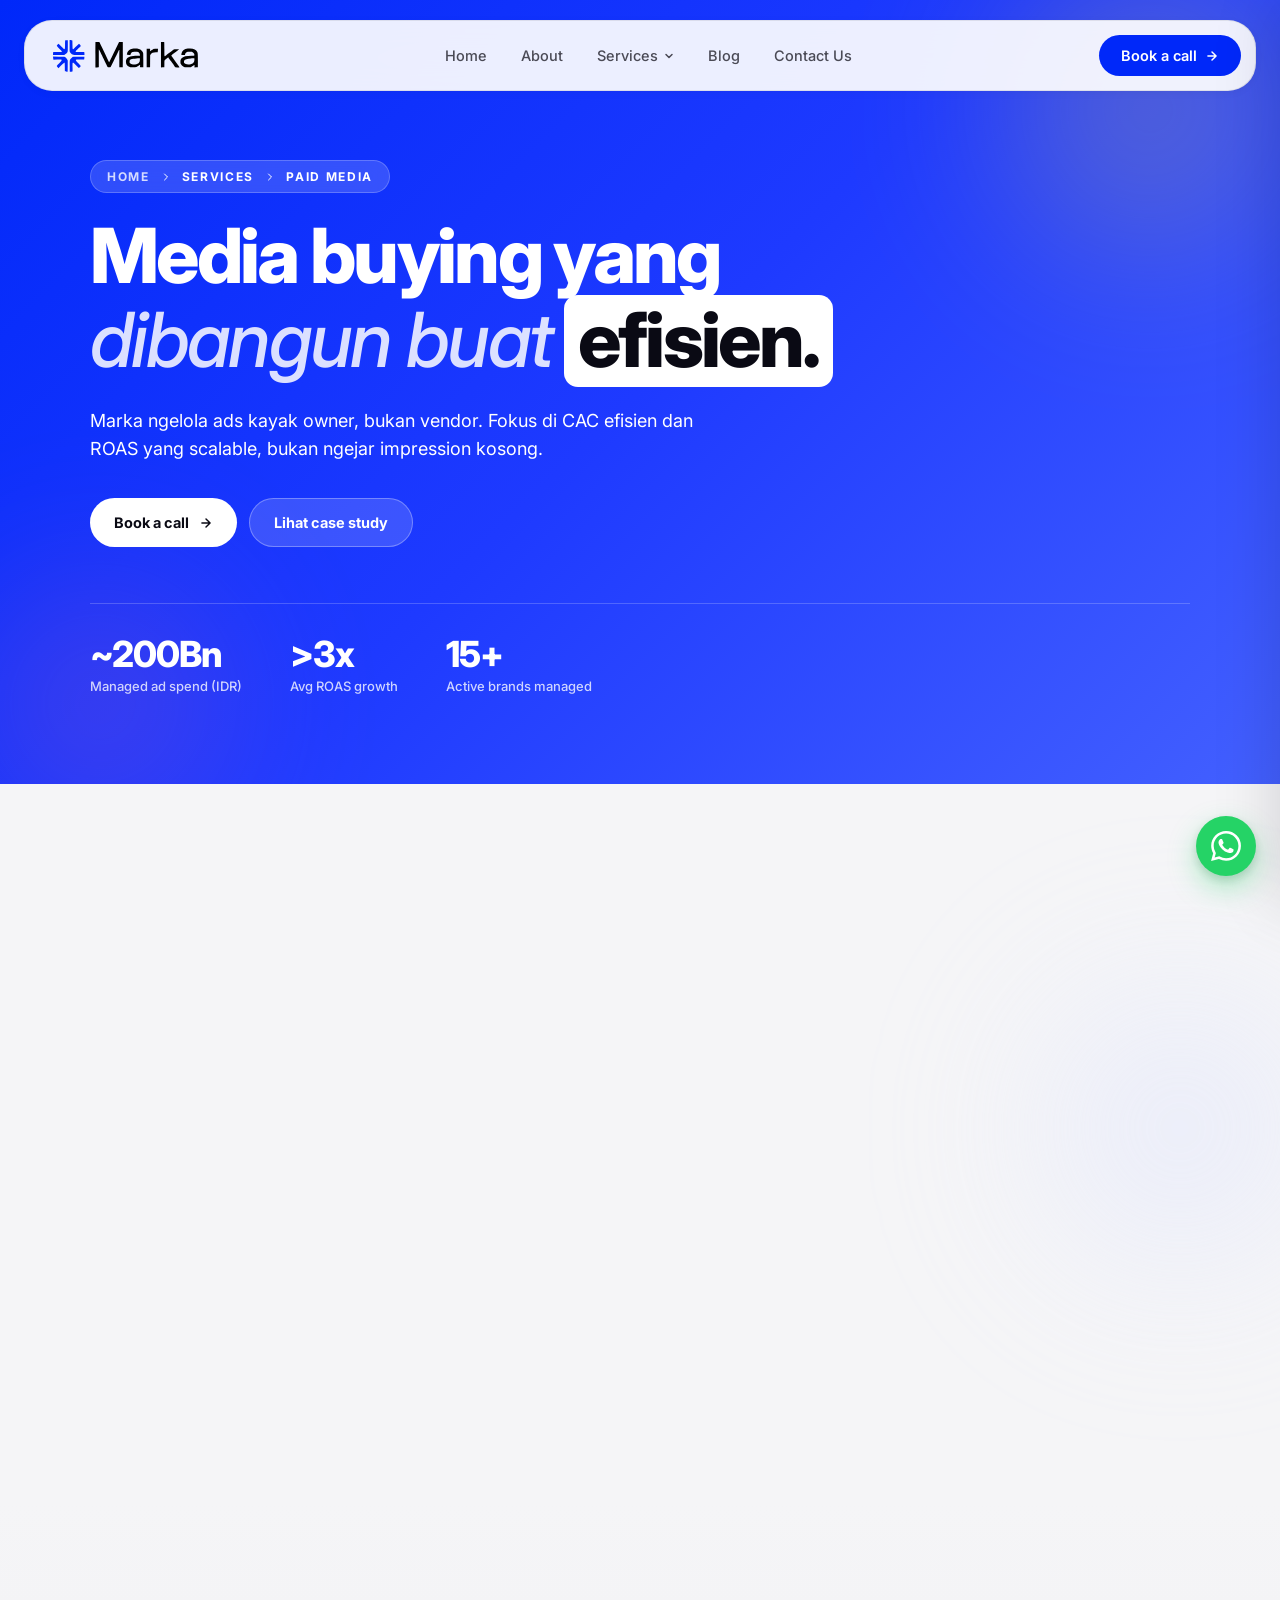
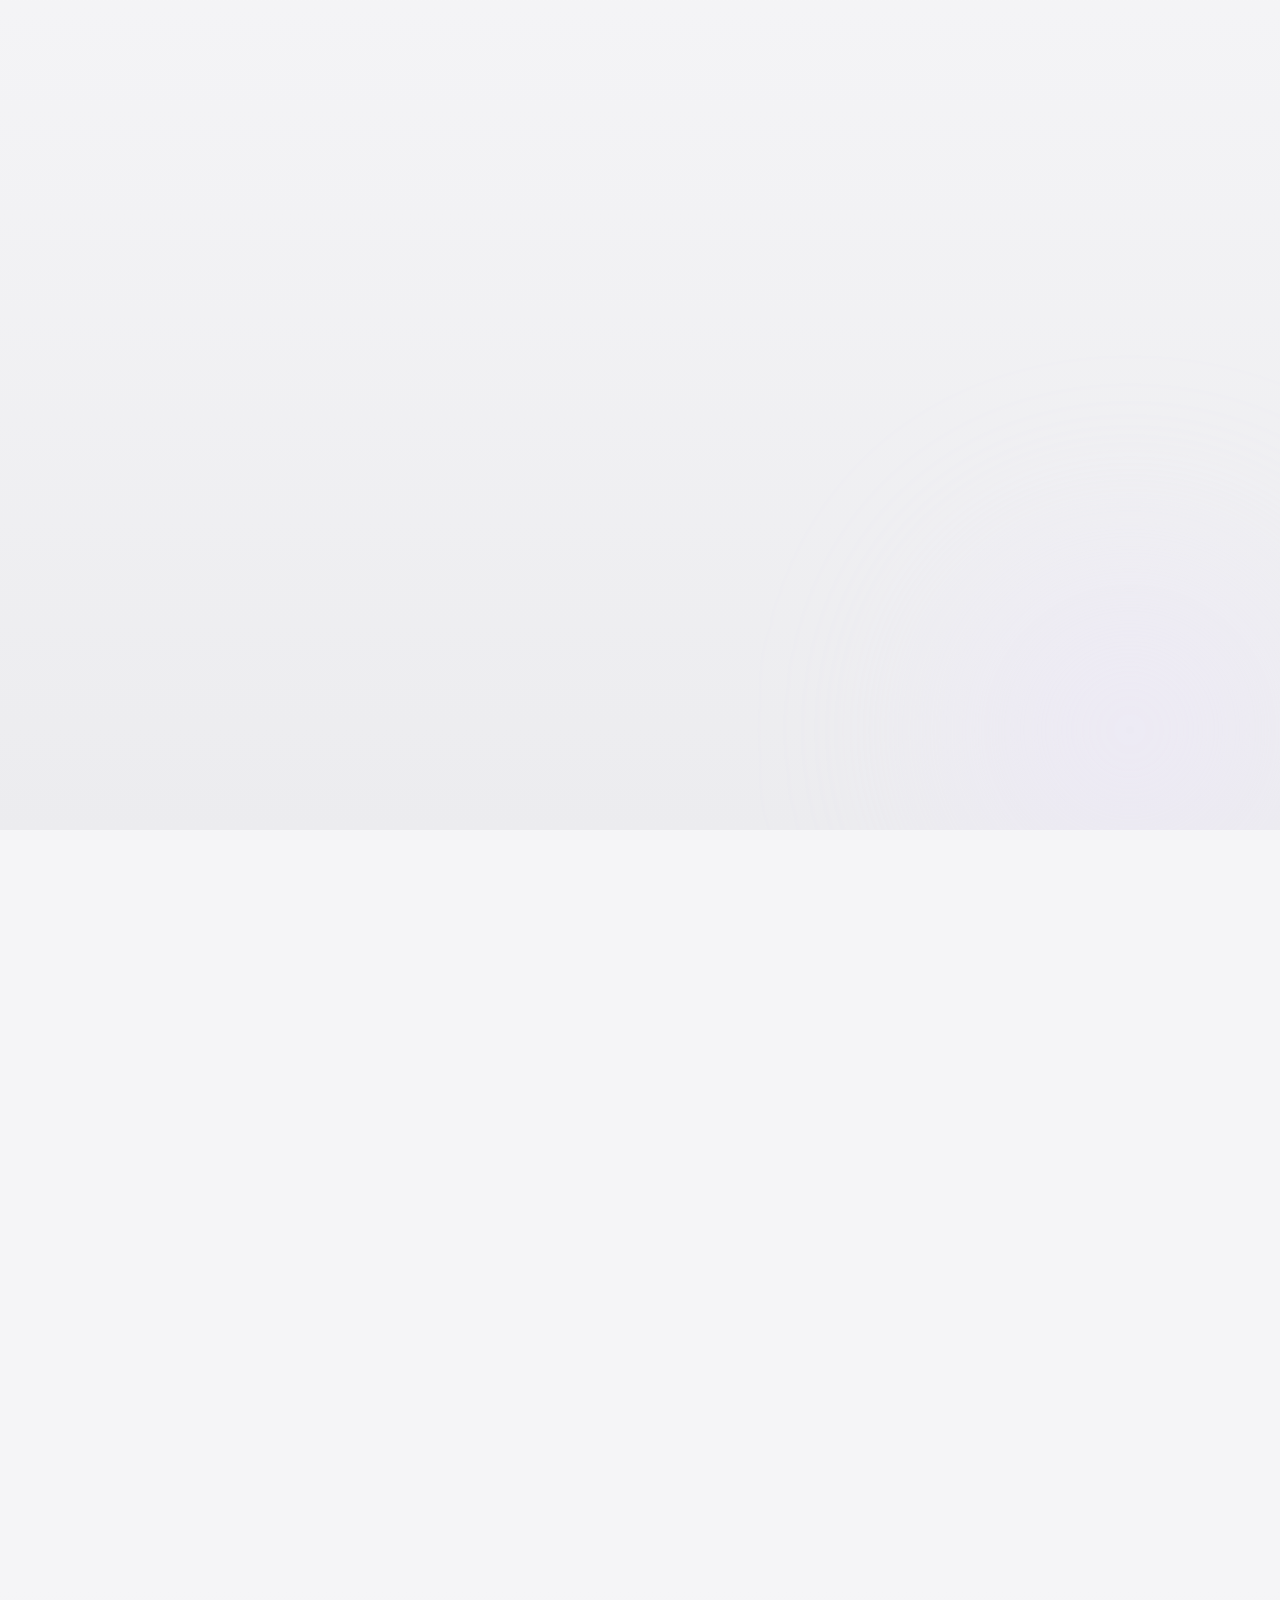
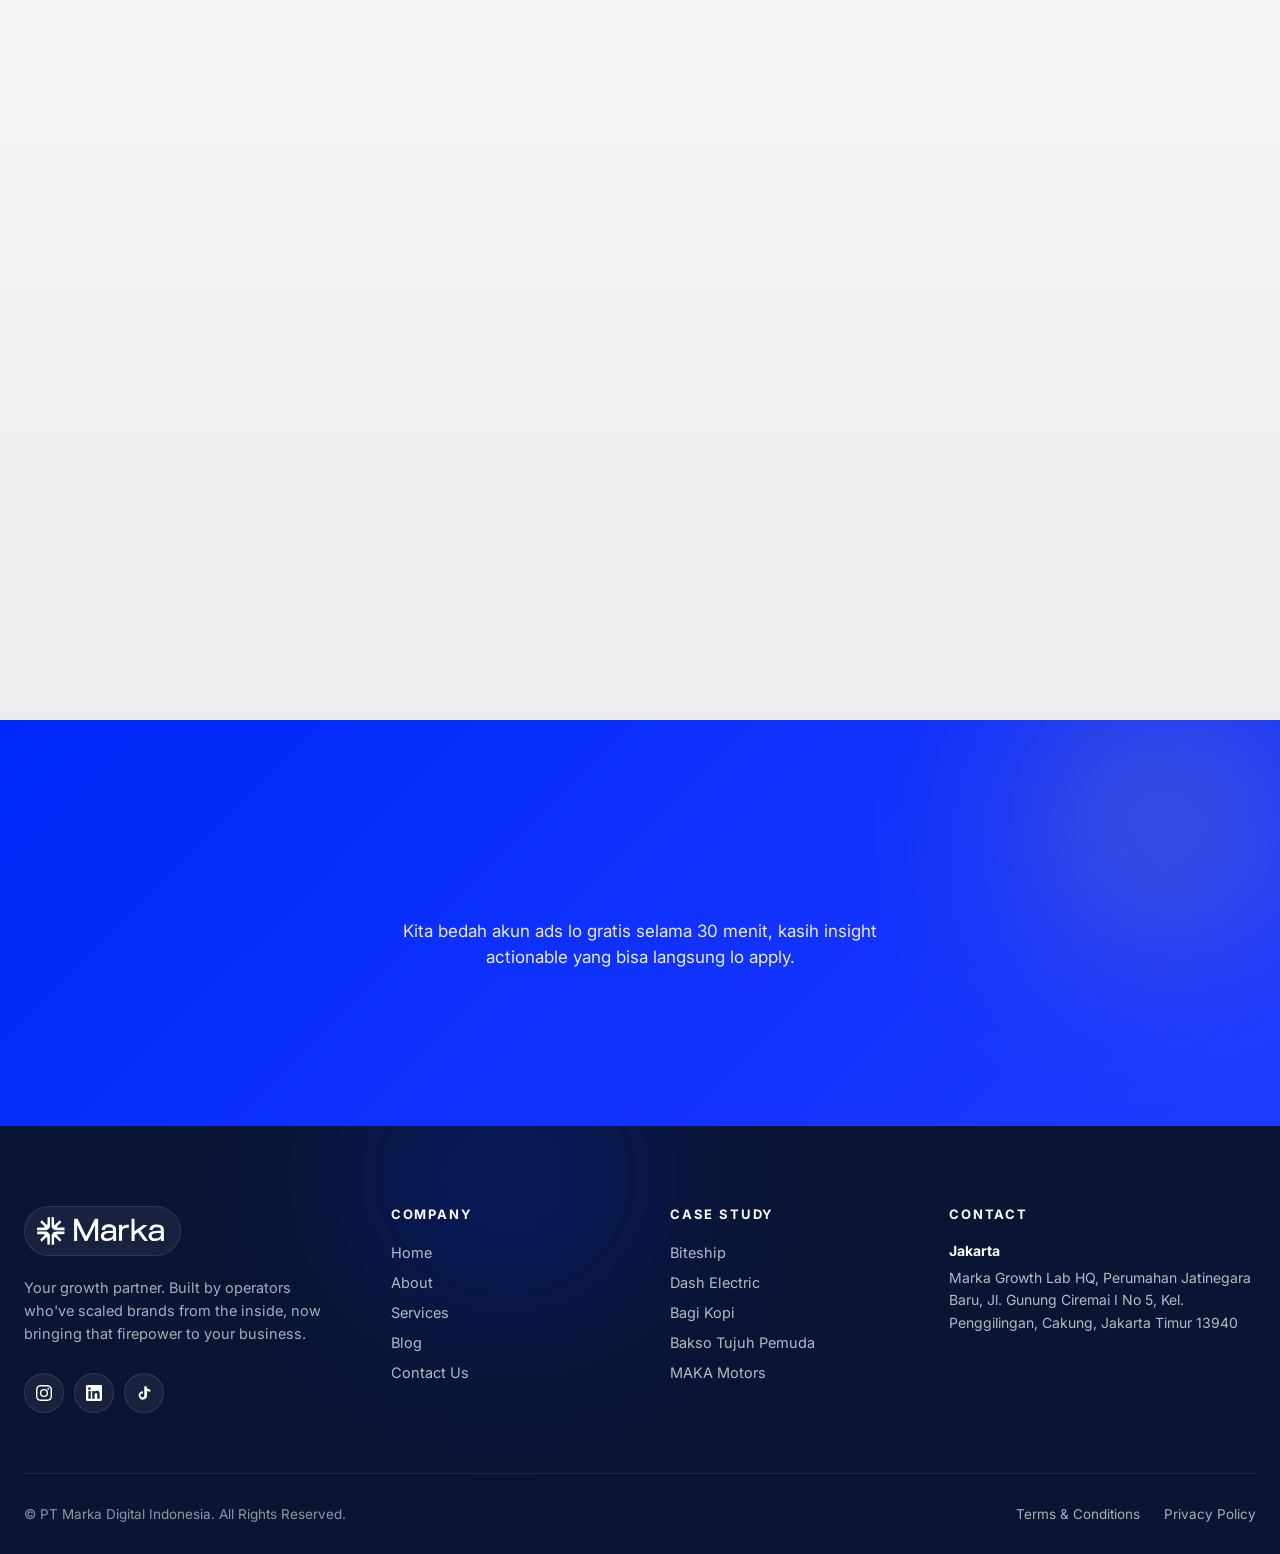
<file: paid-media.html>
<!DOCTYPE html>
<html lang="id">
<head>
<meta charset="UTF-8" />
<meta name="viewport" content="width=device-width, initial-scale=1.0" />
<title>Paid Media, Marka Digital</title>
<link rel="preconnect" href="https://fonts.googleapis.com">
<link rel="preconnect" href="https://fonts.gstatic.com" crossorigin>
<link href="https://fonts.googleapis.com/css2?family=Inter:wght@300;400;500;600;700;800;900&display=swap" rel="stylesheet">
<link rel="stylesheet" href="assets/shared.css">
<style>

  .srv-hero {
    position: relative;
    padding: 160px 24px 90px;
    overflow: hidden;
    isolation: isolate;
    color: #FFFFFF;
  }
  .srv-hero.blue { background: linear-gradient(135deg, var(--brand) 0%, #1E3AFF 50%, #4360FF 100%); }
  .srv-hero.coral { background: linear-gradient(135deg, #FF8AB4 0%, #FF6A5C 100%); }
  .srv-hero.mint { background: linear-gradient(135deg, #26D9A0 0%, #14B8A6 100%); }
  .srv-hero::before { content: ''; position: absolute; z-index: 0; top: -120px; right: -100px; width: 460px; height: 460px; border-radius: 50%; background: radial-gradient(circle, var(--yellow) 0%, transparent 65%); filter: blur(80px); opacity: 0.3; }
  .srv-hero::after { content: ''; position: absolute; z-index: 0; bottom: -120px; left: -100px; width: 400px; height: 400px; border-radius: 50%; background: radial-gradient(circle, var(--pink) 0%, transparent 65%); filter: blur(80px); opacity: 0.25; }
  .srv-hero-inner { position: relative; z-index: 1; max-width: 1100px; margin: 0 auto; }

  .srv-crumb {
    display: inline-flex; align-items: center; gap: 10px;
    padding: 8px 16px;
    background: rgba(255,255,255,0.16);
    border: 1px solid rgba(255,255,255,0.22);
    border-radius: var(--radius-pill);
    font-size: 12px; font-weight: 700;
    letter-spacing: 0.14em; text-transform: uppercase;
    margin-bottom: 24px;
    backdrop-filter: blur(10px); -webkit-backdrop-filter: blur(10px);
    color: #FFFFFF;
  }
  .srv-crumb svg { width: 12px; height: 12px; }
  .srv-crumb a { color: #FFFFFF; opacity: 0.8; }
  .srv-crumb a:hover { opacity: 1; }

  .srv-title { font-size: clamp(44px, 6vw, 76px); line-height: 1.02; font-weight: 800; letter-spacing: -0.035em; margin-bottom: 20px; max-width: 900px; }
  .srv-title .highlight { background: #FFFFFF; color: var(--ink-0); padding: 0 14px; border-radius: 14px; display: inline-block; line-height: 1; padding-top: 6px; padding-bottom: 10px; }
  .srv-title .italic { font-weight: 500; font-style: italic; opacity: 0.85; }
  .srv-lead { font-size: 18px; line-height: 1.55; opacity: 0.9; max-width: 620px; margin-bottom: 36px; }
  .srv-hero-ctas { display: flex; gap: 12px; flex-wrap: wrap; }
  .srv-cta-primary, .srv-cta-secondary {
    display: inline-flex; align-items: center; gap: 10px;
    padding: 15px 24px;
    font-size: 14.5px; font-weight: 700;
    border-radius: var(--radius-pill);
    transition: all .2s var(--ease);
  }
  .srv-cta-primary { background: #FFFFFF; color: var(--ink-0); }
  .srv-cta-primary:hover { background: var(--yellow); transform: translateY(-2px); box-shadow: 0 16px 36px rgba(0,0,0,0.3); }
  .srv-cta-secondary { background: rgba(255,255,255,0.15); color: #FFFFFF; border: 1px solid rgba(255,255,255,0.3); backdrop-filter: blur(10px); }
  .srv-cta-secondary:hover { background: rgba(255,255,255,0.26); }
  .srv-cta-primary svg, .srv-cta-secondary svg { width: 14px; height: 14px; }

  /* hero stats row */
  .srv-stats-row { display: flex; gap: 48px; margin-top: 56px; padding-top: 32px; border-top: 1px solid rgba(255,255,255,0.2); flex-wrap: wrap; }
  .srv-stat-item { display: flex; flex-direction: column; }
  .srv-stat-val { font-size: 36px; font-weight: 800; letter-spacing: -0.03em; line-height: 1; }
  .srv-stat-lbl { font-size: 13px; opacity: 0.78; margin-top: 6px; font-weight: 500; }

  /* ==== What we do ==== */
  .srv-what { position: relative; padding: 100px 24px; background: var(--bg-0); overflow: hidden; }
  .srv-what::before { content: ''; position: absolute; z-index: 0; top: 20%; right: -100px; width: 400px; height: 400px; border-radius: 50%; background: radial-gradient(circle, var(--soft-blue) 0%, transparent 70%); filter: blur(80px); opacity: 0.6; }
  .srv-what-inner { position: relative; z-index: 1; max-width: 1280px; margin: 0 auto; }
  .srv-what-grid { display: grid; grid-template-columns: repeat(4, 1fr); gap: 16px; margin-top: 56px; }
  .what-card { background: #FFFFFF; border: 1px solid var(--line); border-radius: var(--radius-lg); padding: 28px; transition: transform .35s var(--ease), box-shadow .35s var(--ease); }
  .what-card:hover { transform: translateY(-6px); box-shadow: 0 24px 48px rgba(10,10,20,0.1); }
  .what-ic {
    width: 50px; height: 50px; border-radius: 12px;
    display: grid; place-items: center;
    margin-bottom: 20px;
    color: #FFFFFF;
  }
  .what-ic svg { width: 22px; height: 22px; }
  .what-title { font-size: 17px; font-weight: 800; letter-spacing: -0.015em; margin-bottom: 8px; line-height: 1.2; }
  .what-desc { font-size: 13.5px; line-height: 1.6; color: var(--ink-1); }

  /* ==== Process timeline ==== */
  .srv-process { position: relative; padding: 100px 24px; background: linear-gradient(180deg, var(--bg-0) 0%, #ECECEF 100%); overflow: hidden; }
  .srv-process::before { content: ''; position: absolute; z-index: 0; bottom: -150px; right: -100px; width: 500px; height: 500px; border-radius: 50%; background: radial-gradient(circle, var(--soft-lavender) 0%, transparent 70%); filter: blur(90px); opacity: 0.5; }
  .srv-process-inner { position: relative; z-index: 1; max-width: 1100px; margin: 0 auto; }
  .process-list { display: flex; flex-direction: column; gap: 18px; margin-top: 56px; }
  .process-step {
    display: grid;
    grid-template-columns: 100px 1fr;
    gap: 32px;
    padding: 32px;
    background: #FFFFFF;
    border: 1px solid var(--line);
    border-radius: var(--radius-lg);
    position: relative;
    transition: transform .3s var(--ease), box-shadow .3s var(--ease);
  }
  .process-step:hover { transform: translateX(4px); box-shadow: 0 16px 36px rgba(10,10,20,0.08); }
  .process-num { font-family: var(--font); font-size: 60px; font-weight: 800; letter-spacing: -0.04em; color: var(--brand); opacity: 0.85; line-height: 0.9; }
  .process-body h3 { font-size: 21px; font-weight: 800; letter-spacing: -0.02em; margin-bottom: 8px; }
  .process-body p { font-size: 15px; line-height: 1.6; color: var(--ink-1); }

  /* ==== Case grid ==== */
  .srv-cases { position: relative; padding: 100px 24px; background: var(--bg-0); overflow: hidden; }
  .srv-cases-inner { position: relative; z-index: 1; max-width: 1280px; margin: 0 auto; }
  .cases-grid { display: grid; grid-template-columns: repeat(3, 1fr); gap: 20px; margin-top: 56px; }
  .case-card {
    position: relative;
    padding: 32px;
    border-radius: var(--radius-lg);
    overflow: hidden;
    color: #FFFFFF;
    min-height: 320px;
    display: flex; flex-direction: column; justify-content: space-between;
    cursor: pointer;
    transition: transform .35s var(--ease), box-shadow .35s var(--ease);
  }
  .case-card:hover { transform: translateY(-6px); box-shadow: 0 32px 60px rgba(10,10,20,0.2); }
  .case-brand-chip {
    display: inline-flex; align-items: center;
    padding: 5px 12px;
    background: rgba(255,255,255,0.2);
    backdrop-filter: blur(10px);
    border-radius: var(--radius-pill);
    font-size: 11px; font-weight: 700;
    letter-spacing: 0.1em; text-transform: uppercase;
    width: fit-content;
  }
  .case-metrics { display: flex; gap: 32px; margin: 20px 0; }
  .case-metric-val { font-size: 32px; font-weight: 800; letter-spacing: -0.025em; line-height: 1; }
  .case-metric-lbl { font-size: 12px; opacity: 0.8; margin-top: 4px; }
  .case-headline { font-size: 20px; font-weight: 700; letter-spacing: -0.02em; line-height: 1.25; }

  /* ==== FAQ ==== */
  .srv-faq { position: relative; padding: 100px 24px; background: linear-gradient(180deg, var(--bg-0) 0%, #ECECEF 100%); overflow: hidden; }
  .srv-faq-inner { position: relative; z-index: 1; max-width: 900px; margin: 0 auto; }

  /* ==== Final CTA ==== */
  .srv-cta { position: relative; padding: 100px 24px; overflow: hidden; color: #FFFFFF; text-align: center; }
  .srv-cta.blue { background: linear-gradient(135deg, var(--brand) 0%, #1E3AFF 100%); }
  .srv-cta.coral { background: linear-gradient(135deg, var(--pink) 0%, var(--coral) 100%); }
  .srv-cta.mint { background: linear-gradient(135deg, #26D9A0 0%, #14B8A6 100%); }
  .srv-cta::before { content: ''; position: absolute; top: -100px; right: -80px; width: 400px; height: 400px; border-radius: 50%; background: radial-gradient(circle, var(--yellow) 0%, transparent 65%); filter: blur(90px); opacity: 0.3; }
  .srv-cta-inner { position: relative; z-index: 1; max-width: 760px; margin: 0 auto; }
  .srv-cta h2 { font-size: clamp(32px, 4vw, 44px); font-weight: 800; letter-spacing: -0.02em; margin-bottom: 16px; }
  .srv-cta p { font-size: 17px; line-height: 1.55; opacity: 0.9; margin-bottom: 32px; max-width: 540px; margin-left: auto; margin-right: auto; }
  .srv-cta .srv-cta-primary { background: #FFFFFF; color: var(--ink-0); font-size: 15.5px; padding: 16px 28px; }
  .srv-cta .srv-cta-primary:hover { background: var(--yellow); transform: translateY(-2px); box-shadow: 0 16px 36px rgba(0,0,0,0.3); }

  @media (max-width: 960px) {
    .srv-hero { padding: 110px 16px 60px; }
    .srv-title { font-size: 38px; }
    .srv-stats-row { gap: 24px; }
    .srv-stat-val { font-size: 28px; }
    .srv-what, .srv-process, .srv-cases, .srv-faq, .srv-cta { padding: 70px 16px; }
    .srv-what-grid { grid-template-columns: 1fr; gap: 14px; }
    .cases-grid { grid-template-columns: 1fr; }
    .process-step { grid-template-columns: 1fr; gap: 12px; padding: 24px; }
    .process-num { font-size: 44px; }
  }

</style>
</head>
<body>

<!-- MOBILE GATE -->
<div class="mobile-gate">
  <div class="mobile-gate-blob a"></div><div class="mobile-gate-blob b"></div><div class="mobile-gate-blob c"></div>
  <div class="mobile-gate-inner">
    <img src="assets/logo.svg" alt="Marka Digital" />
    <div class="mobile-gate-emoji">👋</div>
    <h2>Yang mobile lagi dibikin gais hehe punten,</h2>
    <p>preview-nya lewat desktop dulu yaa ...</p>
  </div>
</div>

<!-- CURSOR -->
<div class="cursor-ring" id="cursorRing"></div>
<div class="cursor-dot" id="cursorDot"></div>

<!-- NAVBAR -->
<div class="nav-wrap" id="navWrap">
  <nav class="nav">
    <a href="index.html" class="logo" aria-label="Marka Digital"><img src="assets/logo.svg" alt="Marka Digital" /></a>
    <ul class="nav-menu">
      <li><a href="index.html">Home</a></li>
      <li><a href="about.html">About</a></li>
      <li>
        <button class="nav-toggle">Services<svg class="caret" width="10" height="10" viewBox="0 0 10 10" fill="none"><path d="M2 3.5L5 6.5L8 3.5" stroke="currentColor" stroke-width="1.5" stroke-linecap="round" stroke-linejoin="round"/></svg></button>
        <div class="dropdown">
          <a href="paid-media.html" class="dropdown-item">Paid Media</a>
          <a href="creative-studio.html" class="dropdown-item">Creative Studio</a>
          <a href="insights-intelligence.html" class="dropdown-item">Insights Intelligence</a>
        </div>
      </li>
      <li><a href="blog.html">Blog</a></li>
      <li><a href="contact.html">Contact Us</a></li>
    </ul>
    <a href="contact.html" class="nav-cta"><span>Book a call</span><svg viewBox="0 0 24 24" fill="none"><path d="M5 12H19M19 12L12 5M19 12L12 19" stroke="currentColor" stroke-width="2.5" stroke-linecap="round" stroke-linejoin="round"/></svg></a>
    <button class="nav-burger" id="burgerBtn" aria-label="Open menu"><svg viewBox="0 0 24 24" fill="none"><path d="M4 6H20M4 12H20M4 18H20" stroke="currentColor" stroke-width="2.2" stroke-linecap="round"/></svg></button>
  </nav>
</div>

<!-- MOBILE MENU -->
<div class="mobile-menu" id="mobileMenu">
  <div class="mobile-menu-overlay" id="mobileMenuOverlay"></div>
  <div class="mobile-menu-panel">
    <div class="mobile-menu-head">
      <img src="assets/logo.svg" alt="Marka Digital" />
      <button class="mobile-close" id="mobileCloseBtn" aria-label="Close menu"><svg viewBox="0 0 24 24" fill="none"><path d="M6 6L18 18M18 6L6 18" stroke="currentColor" stroke-width="2.2" stroke-linecap="round"/></svg></button>
    </div>
    <ul class="mobile-menu-list">
      <li><a href="index.html">Home</a></li>
      <li><a href="about.html">About</a></li>
      <li>
        <button class="mobile-sub-toggle">Services<svg width="14" height="14" viewBox="0 0 10 10" fill="none"><path d="M2 3.5L5 6.5L8 3.5" stroke="currentColor" stroke-width="1.5" stroke-linecap="round" stroke-linejoin="round"/></svg></button>
        <div class="mobile-submenu"><div><ul style="list-style:none;padding:0;">
          <li><a href="paid-media.html">Paid Media</a></li>
          <li><a href="creative-studio.html">Creative Studio</a></li>
          <li><a href="insights-intelligence.html">Insights Intelligence</a></li>
        </ul></div></div>
      </li>
      <li><a href="blog.html">Blog</a></li>
      <li><a href="contact.html">Contact Us</a></li>
    </ul>
    <a href="contact.html" class="mobile-cta">Book a call<svg viewBox="0 0 24 24" fill="none"><path d="M5 12H19M19 12L12 5M19 12L12 19" stroke="currentColor" stroke-width="2.5" stroke-linecap="round" stroke-linejoin="round"/></svg></a>
  </div>
</div>


<!-- SRV HERO -->
<section class="srv-hero blue">
  <div class="srv-hero-inner">
    <div class="srv-crumb reveal">
      <a href="index.html">Home</a>
      <svg viewBox="0 0 24 24" fill="none"><path d="M9 6L15 12L9 18" stroke="currentColor" stroke-width="2" stroke-linecap="round" stroke-linejoin="round"/></svg>
      Services <svg viewBox="0 0 24 24" fill="none"><path d="M9 6L15 12L9 18" stroke="currentColor" stroke-width="2" stroke-linecap="round" stroke-linejoin="round"/></svg>
      Paid Media
    </div>
    <h1 class="srv-title reveal reveal-delay-1">Media buying yang <span class="italic">dibangun buat</span> <span class="highlight">efisien.</span></h1>
    <p class="srv-lead reveal reveal-delay-2">Marka ngelola ads kayak owner, bukan vendor. Fokus di CAC efisien dan ROAS yang scalable, bukan ngejar impression kosong.</p>
    <div class="srv-hero-ctas reveal reveal-delay-3">
      <a href="contact.html" class="srv-cta-primary">Book a call <svg viewBox="0 0 24 24" fill="none"><path d="M5 12H19M19 12L12 5M19 12L12 19" stroke="currentColor" stroke-width="2.5" stroke-linecap="round" stroke-linejoin="round"/></svg></a>
      <a href="#case-studies" class="srv-cta-secondary">Lihat case study</a>
    </div>
    <div class="srv-stats-row reveal reveal-delay-4">
      <div class="srv-stat-item"><div class="srv-stat-val">~200Bn</div><div class="srv-stat-lbl">Managed ad spend (IDR)</div></div>
      <div class="srv-stat-item"><div class="srv-stat-val">&gt;3x</div><div class="srv-stat-lbl">Avg ROAS growth</div></div>
      <div class="srv-stat-item"><div class="srv-stat-val">15+</div><div class="srv-stat-lbl">Active brands managed</div></div>
    </div>
  </div>
</section>

<!-- WHAT WE DO -->
<section class="srv-what">
  <div class="srv-what-inner">
    <div class="section-header">
      <div class="section-eyebrow reveal">WHAT WE DO</div>
      <h2 class="section-title reveal reveal-delay-1">4 pilar <span class="brand-accent">Paid Media</span> <span class="italic-accent">Marka.</span></h2>
      <p class="section-sub reveal reveal-delay-2">Semua service di-design biar bisa combine sesuai stage brand lo, bukan one-size-fits-all.</p>
    </div>

    <div class="srv-what-grid">
      <div class="what-card reveal reveal-delay-1">
        <div class="what-ic" style="background: linear-gradient(135deg, var(--brand), #4360FF);"><svg viewBox="0 0 24 24" fill="none"><path d="M13 2L3 14H12L11 22L21 10H12L13 2Z" fill="currentColor"/></svg></div>
        <h3 class="what-title">Full-funnel Ads Management</h3>
        <p class="what-desc">Dari awareness sampai conversion, kita run end-to-end di Google, Meta, TikTok, dan LinkedIn Ads.</p>
      </div>
      <div class="what-card reveal reveal-delay-2">
        <div class="what-ic" style="background: linear-gradient(135deg, var(--pink), var(--coral));"><svg viewBox="0 0 24 24" fill="none"><path d="M3 3V21H21M7 14L11 10L15 14L21 8" stroke="currentColor" stroke-width="2.4" stroke-linecap="round" stroke-linejoin="round"/></svg></div>
        <h3 class="what-title">Landing Page &amp; Store Optimization</h3>
        <p class="what-desc">Traffic bagus tanpa landing page yang convert itu buang budget. Kita optimize dari headline sampai checkout flow.</p>
      </div>
      <div class="what-card reveal reveal-delay-3">
        <div class="what-ic" style="background: linear-gradient(135deg, #26D9A0, #14B8A6);"><svg viewBox="0 0 24 24" fill="none"><circle cx="12" cy="12" r="9" stroke="currentColor" stroke-width="2.4"/><path d="M12 7V12L15 14" stroke="currentColor" stroke-width="2.4" stroke-linecap="round"/></svg></div>
        <h3 class="what-title">Smart Buying</h3>
        <p class="what-desc">Bidding strategy berbasis data signal, bukan default platform. Setiap peso disebar ke placement yang paling convert.</p>
      </div>
      <div class="what-card reveal reveal-delay-4">
        <div class="what-ic" style="background: linear-gradient(135deg, var(--yellow), var(--orange));"><svg viewBox="0 0 24 24" fill="none"><path d="M12 2L15 8L22 9L17 14L18 21L12 18L6 21L7 14L2 9L9 8L12 2Z" fill="currentColor"/></svg></div>
        <h3 class="what-title">Thematic Buying &amp; Consultation</h3>
        <p class="what-desc">Konsultasi strategi untuk thematic campaign (seasonal, launch, retention). Advisory bareng tim lo.</p>
      </div>
    </div>
  </div>
</section>

<!-- PROCESS -->
<section class="srv-process">
  <div class="srv-process-inner">
    <div class="section-header">
      <div class="section-eyebrow reveal">HOW WE WORK</div>
      <h2 class="section-title reveal reveal-delay-1">4 tahap, <span class="brand-accent">no fluff.</span></h2>
    </div>
    <div class="process-list">
      <div class="process-step reveal reveal-delay-1">
        <div class="process-num">01</div>
        <div class="process-body">
          <h3>Audit &amp; Discovery</h3>
          <p>2 minggu pertama kita bedah akun ads existing, benchmark industry, dan mapping growth lever yang paling realistic.</p>
        </div>
      </div>
      <div class="process-step reveal reveal-delay-2">
        <div class="process-num">02</div>
        <div class="process-body">
          <h3>Strategy &amp; Setup</h3>
          <p>Build strategi full-funnel, setup conversion tracking yang clean (GA4, server-side, pixel event), dan launch infrastructure.</p>
        </div>
      </div>
      <div class="process-step reveal reveal-delay-3">
        <div class="process-num">03</div>
        <div class="process-body">
          <h3>Execute &amp; Optimize</h3>
          <p>Weekly optimization cycle. Monitor di real-time, A/B test creative tiap 2 minggu, scale yang menang, kill yang nggak jalan.</p>
        </div>
      </div>
      <div class="process-step reveal reveal-delay-3">
        <div class="process-num">04</div>
        <div class="process-body">
          <h3>Report &amp; Iterate</h3>
          <p>Live dashboard 24/7 + monthly business review bareng stakeholder. Tiap kuartal kita review strategy ulang.</p>
        </div>
      </div>
    </div>
  </div>
</section>

<!-- CASES -->
<section class="srv-cases" id="case-studies">
  <div class="srv-cases-inner">
    <div class="section-header">
      <div class="section-eyebrow reveal">CASE STUDIES</div>
      <h2 class="section-title reveal reveal-delay-1">Brand yang udah <span class="italic-accent">kita bantu</span> <span class="brand-accent">tumbuh.</span></h2>
    </div>
    <div class="cases-grid">
      <article class="case-card reveal reveal-delay-1" style="background: linear-gradient(135deg, var(--brand) 0%, #1E3AFF 100%);">
        <span class="case-brand-chip">Dash Electric</span>
        <div>
          <div class="case-metrics">
            <div><div class="case-metric-val">-42%</div><div class="case-metric-lbl">Cost per lead</div></div>
            <div><div class="case-metric-val">4.9x</div><div class="case-metric-lbl">ROAS B2B</div></div>
          </div>
          <h3 class="case-headline">B2B logistik yang akhirnya ngerti digital ads.</h3>
        </div>
      </article>
      <article class="case-card reveal reveal-delay-2" style="background: linear-gradient(135deg, #FF8AB4 0%, #FF6A5C 100%);">
        <span class="case-brand-chip">Biteship</span>
        <div>
          <div class="case-metrics">
            <div><div class="case-metric-val">+318%</div><div class="case-metric-lbl">Revenue YoY</div></div>
            <div><div class="case-metric-val">7.2x</div><div class="case-metric-lbl">ROAS</div></div>
          </div>
          <h3 class="case-headline">Platform logistik tech scale ke seluruh Indonesia.</h3>
        </div>
      </article>
      <article class="case-card reveal reveal-delay-3" style="background: linear-gradient(135deg, var(--brand-dark, #0A1533) 0%, #1a2550 100%);">
        <span class="case-brand-chip">MAKA Motors</span>
        <div>
          <div class="case-metrics">
            <div><div class="case-metric-val">12k+</div><div class="case-metric-lbl">Test drive booking</div></div>
            <div><div class="case-metric-val">6.1x</div><div class="case-metric-lbl">Sales conversion</div></div>
          </div>
          <h3 class="case-headline">Dealer otomotif yang menang di era digital-first.</h3>
        </div>
      </article>
    </div>
  </div>
</section>

<!-- FAQ -->
<section class="srv-faq">
  <div class="srv-faq-inner">
    <div class="section-header">
      <div class="section-eyebrow reveal">FAQ</div>
      <h2 class="section-title reveal reveal-delay-1">Yang sering <span class="brand-accent">ditanya.</span></h2>
    </div>
    <div class="faq-list">
      <div class="faq-item reveal reveal-delay-1">
        <button class="faq-q">Berapa minimum budget ads yang direkomendasiin?<span class="faq-icon"><svg viewBox="0 0 24 24" fill="none"><path d="M12 5V19M5 12H19" stroke="currentColor" stroke-width="2.5" stroke-linecap="round"/></svg></span></button>
        <div class="faq-a-wrap"><div class="faq-a-inner"><div class="faq-a">Idealnya Rp 50jt+ per bulan buat ngejar data signal yang statistically significant. Tapi kita bisa start dari Rp 20jt untuk pilot period, tergantung industry dan goal.</div></div></div>
      </div>
      <div class="faq-item reveal reveal-delay-2">
        <button class="faq-q">Marka pegang akun ads kita atau kita yang pegang?<span class="faq-icon"><svg viewBox="0 0 24 24" fill="none"><path d="M12 5V19M5 12H19" stroke="currentColor" stroke-width="2.5" stroke-linecap="round"/></svg></span></button>
        <div class="faq-a-wrap"><div class="faq-a-inner"><div class="faq-a">Akun ads sepenuhnya milik klien. Kita cuma access level manager/editor. Kalau nanti terminate, semua asset tetap jadi property klien, nggak bisa dibawa kabur.</div></div></div>
      </div>
      <div class="faq-item reveal reveal-delay-3">
        <button class="faq-q">Platform mana aja yang Marka handle?<span class="faq-icon"><svg viewBox="0 0 24 24" fill="none"><path d="M12 5V19M5 12H19" stroke="currentColor" stroke-width="2.5" stroke-linecap="round"/></svg></span></button>
        <div class="faq-a-wrap"><div class="faq-a-inner"><div class="faq-a">Google Ads (Search, Display, YouTube, Performance Max), Meta Ads (Facebook, Instagram), TikTok Ads, LinkedIn Ads, dan X Ads. Platform lain by request.</div></div></div>
      </div>
      <div class="faq-item reveal reveal-delay-3">
        <button class="faq-q">Reporting-nya kayak gimana?<span class="faq-icon"><svg viewBox="0 0 24 24" fill="none"><path d="M12 5V19M5 12H19" stroke="currentColor" stroke-width="2.5" stroke-linecap="round"/></svg></span></button>
        <div class="faq-a-wrap"><div class="faq-a-inner"><div class="faq-a">Live Looker Studio dashboard yang bisa klien akses 24/7, plus weekly video walkthrough dan monthly business review call bareng stakeholder.</div></div></div>
      </div>
    </div>
  </div>
</section>

<!-- CTA -->
<section class="srv-cta blue">
  <div class="srv-cta-inner">
    <h2 class="reveal">Mau mulai dari free audit?</h2>
    <p class="reveal reveal-delay-1">Kita bedah akun ads lo gratis selama 30 menit, kasih insight actionable yang bisa langsung lo apply.</p>
    <a href="contact.html" class="srv-cta-primary reveal reveal-delay-2">Book free audit <svg viewBox="0 0 24 24" fill="none"><path d="M5 12H19M19 12L12 5M19 12L12 19" stroke="currentColor" stroke-width="2.5" stroke-linecap="round" stroke-linejoin="round"/></svg></a>
  </div>
</section>

<!-- FOOTER -->
<footer class="footer">
  <div class="footer-inner">
    <div class="footer-grid">
      <div class="footer-brand">
        <a href="index.html" class="footer-logo"><img src="assets/logo.svg" alt="Marka Digital" /></a>
        <p>Your growth partner. Built by operators who've scaled brands from the inside, now bringing that firepower to your business.</p>
        <div class="footer-socials">
          <a href="#" class="footer-social" aria-label="Instagram"><svg viewBox="0 0 24 24" fill="currentColor"><path d="M12 2.2c3.2 0 3.6 0 4.85.07 1.17.05 1.8.25 2.23.42.56.22.96.48 1.38.9.42.42.68.82.9 1.38.17.42.37 1.06.42 2.23.06 1.27.07 1.65.07 4.85 0 3.2 0 3.58-.07 4.85-.05 1.17-.25 1.8-.42 2.23-.22.56-.48.96-.9 1.38-.42.42-.82.68-1.38.9-.42.17-1.06.37-2.23.42-1.27.06-1.65.07-4.85.07-3.2 0-3.58 0-4.85-.07-1.17-.05-1.8-.25-2.23-.42a3.8 3.8 0 01-1.38-.9 3.8 3.8 0 01-.9-1.38c-.17-.42-.37-1.06-.42-2.23C2.21 15.63 2.2 15.25 2.2 12s.01-3.58.07-4.85c.05-1.17.25-1.8.42-2.23.22-.56.48-.96.9-1.38.42-.42.82-.68 1.38-.9.42-.17 1.06-.37 2.23-.42C8.42 2.21 8.8 2.2 12 2.2m0-2.2C8.74 0 8.33 0 7.05.07 5.78.12 4.9.34 4.14.64c-.79.3-1.46.72-2.13 1.39a5.9 5.9 0 00-1.39 2.13c-.3.76-.51 1.63-.57 2.9C0 8.33 0 8.74 0 12c0 3.26 0 3.67.07 4.95.05 1.27.27 2.14.57 2.9.31.79.72 1.46 1.39 2.13.67.67 1.34 1.08 2.13 1.39.76.3 1.63.51 2.9.57C8.33 24 8.74 24 12 24s3.67 0 4.95-.07c1.27-.05 2.14-.27 2.9-.57.79-.3 1.46-.72 2.13-1.39a5.9 5.9 0 001.39-2.13c.3-.76.51-1.63.57-2.9C24 15.67 24 15.26 24 12s0-3.67-.07-4.95c-.05-1.27-.27-2.14-.57-2.9a5.9 5.9 0 00-1.39-2.13A5.9 5.9 0 0019.85.63C19.09.34 18.22.12 16.95.07 15.67 0 15.26 0 12 0zm0 5.84a6.16 6.16 0 100 12.32 6.16 6.16 0 000-12.32zm0 10.16a4 4 0 110-8 4 4 0 010 8zm7.85-10.4a1.44 1.44 0 11-2.88 0 1.44 1.44 0 012.88 0z"/></svg></a>
          <a href="#" class="footer-social" aria-label="LinkedIn"><svg viewBox="0 0 24 24" fill="currentColor"><path d="M20.45 20.45h-3.56v-5.57c0-1.33-.02-3.04-1.85-3.04-1.85 0-2.14 1.45-2.14 2.94v5.67H9.35V9h3.42v1.56h.05c.48-.9 1.64-1.85 3.37-1.85 3.6 0 4.27 2.37 4.27 5.46v6.28zM5.34 7.43a2.07 2.07 0 11-.001-4.13 2.07 2.07 0 010 4.13zM7.12 20.45H3.55V9h3.57v11.45zM22.23 0H1.77C.8 0 0 .78 0 1.73v20.54C0 23.22.8 24 1.77 24h20.46C23.2 24 24 23.22 24 22.27V1.73C24 .78 23.2 0 22.23 0z"/></svg></a>
          <a href="#" class="footer-social" aria-label="TikTok"><svg viewBox="0 0 24 24" fill="currentColor"><path d="M19.59 6.69a4.83 4.83 0 01-3.77-4.25V2h-3.45v13.67a2.89 2.89 0 01-5.2 1.74 2.89 2.89 0 012.31-4.64 2.93 2.93 0 01.88.13V9.4a6.84 6.84 0 00-1-.05A6.33 6.33 0 005.8 20.1a6.34 6.34 0 0010.86-4.43v-7a8.16 8.16 0 004.77 1.52v-3.4a4.85 4.85 0 01-1.84-.1z"/></svg></a>
        </div>
      </div>
      <div class="footer-col"><h4>Company</h4><ul>
        <li><a href="index.html">Home</a></li>
        <li><a href="about.html">About</a></li>
        <li><a href="paid-media.html">Services</a></li>
        <li><a href="blog.html">Blog</a></li>
        <li><a href="contact.html">Contact Us</a></li>
      </ul></div>
      <div class="footer-col"><h4>Case Study</h4><ul>
        <li><a href="#">Biteship</a></li>
        <li><a href="#">Dash Electric</a></li>
        <li><a href="#">Bagi Kopi</a></li>
        <li><a href="#">Bakso Tujuh Pemuda</a></li>
        <li><a href="#">MAKA Motors</a></li>
      </ul></div>
      <div class="footer-col"><h4>Contact</h4><div class="footer-address">
        <span class="footer-address-city">Jakarta</span>
        <p class="footer-address-detail">Marka Growth Lab HQ, Perumahan Jatinegara Baru, Jl. Gunung Ciremai I No 5, Kel. Penggilingan, Cakung, Jakarta Timur 13940</p>
      </div></div>
    </div>
    <div class="footer-bottom">
      <p class="footer-copy">© PT Marka Digital Indonesia. All Rights Reserved.</p>
      <div class="footer-links"><a href="#">Terms &amp; Conditions</a><a href="#">Privacy Policy</a></div>
    </div>
  </div>
</footer>

<!-- WA FAB -->
<a href="https://wa.me/6281234567890?text=Halo%20Marka%2C%20saya%20mau%20konsultasi" target="_blank" rel="noopener" class="wa-fab" aria-label="Chat via WhatsApp">
  <svg viewBox="0 0 24 24" fill="currentColor"><path d="M17.472 14.382c-.297-.149-1.758-.867-2.03-.967-.273-.099-.471-.148-.67.15-.197.297-.767.966-.94 1.164-.173.199-.347.223-.644.075-.297-.15-1.255-.463-2.39-1.475-.883-.788-1.48-1.761-1.653-2.059-.173-.297-.018-.458.13-.606.134-.133.298-.347.446-.52.149-.174.198-.298.298-.497.099-.198.05-.371-.025-.52-.075-.149-.669-1.612-.916-2.207-.242-.579-.487-.5-.669-.51-.173-.008-.371-.01-.57-.01-.198 0-.52.074-.792.372-.272.297-1.04 1.016-1.04 2.479 0 1.462 1.065 2.875 1.213 3.074.149.198 2.096 3.2 5.077 4.487.709.306 1.262.489 1.694.625.712.227 1.36.195 1.871.118.571-.085 1.758-.719 2.006-1.413.248-.694.248-1.289.173-1.413-.074-.124-.272-.198-.57-.347m-5.421 7.403h-.004a9.87 9.87 0 01-5.031-1.378l-.361-.214-3.741.982.998-3.648-.235-.374a9.86 9.86 0 01-1.51-5.26c.001-5.45 4.436-9.884 9.888-9.884 2.64 0 5.122 1.03 6.988 2.898a9.825 9.825 0 012.893 6.994c-.003 5.45-4.437 9.884-9.885 9.884m8.413-18.297A11.815 11.815 0 0012.05 0C5.495 0 .16 5.335.157 11.892c0 2.096.547 4.142 1.588 5.945L.057 24l6.305-1.654a11.882 11.882 0 005.683 1.448h.005c6.554 0 11.89-5.335 11.893-11.893a11.821 11.821 0 00-3.48-8.413Z"/></svg>
</a>

<script src="assets/shared.js"></script>
</body>
</html>
</file>
<file: assets/shared.css>
:root {
    --bg-0: #F5F5F7;
    --bg-1: #FFFFFF;
    --bg-2: #EDEDF0;
    --bg-dark: #0A1533;

    --ink-0: #0A0A14;
    --ink-1: #4A4A55;
    --ink-2: #7A7A85;
    --ink-3: #B0B0B8;

    --line: rgba(10,10,20,0.08);
    --line-strong: rgba(10,10,20,0.14);

    --brand: #0028F9;
    --brand-hover: #0020D1;
    --brand-soft: #E6EAFE;
    --brand-light: #4A6BFF;

    --yellow: #FFDB3B;
    --pink: #FF6B9D;
    --coral: #FF7A5A;
    --mint: #4ADE80;
    --orange: #FB923C;
    --lavender: #C4B5FD;
    --sky: #7DD3FC;

    --soft-yellow: #FFF6C4;
    --soft-pink: #FFE0EA;
    --soft-mint: #D5F5DE;
    --soft-orange: #FFE4CC;
    --soft-lavender: #EDE4FF;
    --soft-sky: #DCEEFB;
    --soft-blue: #DCE2FE;

    --wa-green: #25D366;
    --wa-green-dark: #128C7E;

    --radius-lg: 28px;
    --radius-md: 18px;
    --radius-sm: 12px;
    --radius-pill: 999px;

    --font: 'Inter', system-ui, -apple-system, sans-serif;
    --ease: cubic-bezier(.22,.61,.36,1);
    --ease-out: cubic-bezier(.16,1,.3,1);
  }

  * { box-sizing: border-box; margin: 0; padding: 0; }
  html, body { background: var(--bg-0); color: var(--ink-0); font-family: var(--font); -webkit-font-smoothing: antialiased; overflow-x: hidden; }
  body.menu-open { overflow: hidden; }
  a { color: inherit; text-decoration: none; }
  button { font-family: inherit; cursor: pointer; border: none; background: none; color: inherit; }
  img { display: block; max-width: 100%; }

  /* ============ ANNOUNCEMENT BAR ============ */
  :root { --announce-h: 0px; }
  body.has-announce { --announce-h: 46px; }
  .announcement-bar {
    position: fixed; top: 0; left: 0; right: 0;
    z-index: 200;
    background: linear-gradient(135deg, #DC2626 0%, #E11D48 60%, #EF4444 100%);
    color: #FFFFFF;
    transform: translateY(-100%);
    opacity: 0;
    transition: transform .4s var(--ease), opacity .35s var(--ease);
    pointer-events: none;
    box-shadow: 0 4px 20px rgba(220,38,38,0.35);
  }
  .announcement-bar.visible {
    transform: translateY(0);
    opacity: 1;
    pointer-events: auto;
  }
  .announcement-inner {
    max-width: 1400px; margin: 0 auto;
    padding: 11px 24px;
    display: flex; align-items: center; gap: 14px;
    font-size: 13px; font-weight: 500;
    line-height: 1.4;
    letter-spacing: 0.01em;
  }
  .announcement-icon {
    flex-shrink: 0;
    width: 26px; height: 26px;
    border-radius: 50%;
    background: rgba(255,255,255,0.16);
    display: grid; place-items: center;
    font-size: 14px;
    animation: annPulse 2s ease-in-out infinite;
  }
  @keyframes annPulse { 0%,100% { transform: scale(1); } 50% { transform: scale(1.08); } }
  .announcement-inner p { flex: 1; margin: 0; }
  .announcement-inner strong { font-weight: 700; }
  .announcement-close {
    flex-shrink: 0;
    width: 32px; height: 32px;
    border-radius: 50%;
    background: rgba(255,255,255,0.16);
    color: #FFFFFF;
    display: grid; place-items: center;
    transition: background .2s var(--ease), transform .25s var(--ease);
    border: 1px solid rgba(255,255,255,0.2);
  }
  .announcement-close:hover { background: rgba(255,255,255,0.32); transform: rotate(90deg) scale(1.05); }
  .announcement-close svg { width: 14px; height: 14px; }

  /* push navbar down when announcement is visible */
  .nav-wrap { top: var(--announce-h); }

  /* CUSTOM CURSOR */
  .cursor-dot, .cursor-ring {
    position: fixed; top: 0; left: 0;
    pointer-events: none;
    z-index: 9999;
    will-change: transform;
    transform: translate3d(-50px, -50px, 0);
  }
  .cursor-dot {
    width: 6px; height: 6px;
    background: var(--brand);
    border-radius: 50%;
    transition: width .25s var(--ease), height .25s var(--ease), background .3s var(--ease);
  }
  .cursor-ring {
    width: 36px; height: 36px;
    border: 1.5px solid rgba(0,40,249,0.4);
    background: rgba(0,40,249,0.04);
    border-radius: 50%;
    transition: width .3s var(--ease), height .3s var(--ease), border-color .3s var(--ease), background .3s var(--ease);
  }
  .cursor-ring.hovering {
    width: 58px; height: 58px;
    border-color: var(--brand);
    background: rgba(0,40,249,0.12);
  }
  .cursor-dot.hovering { width: 3px; height: 3px; }
  .cursor-dot.dark { background: #FFFFFF; }
  .cursor-ring.dark { border-color: rgba(255,255,255,0.55); background: rgba(255,255,255,0.08); }
  .cursor-ring.dark.hovering { border-color: #FFFFFF; background: rgba(255,255,255,0.16); }
  .cursor-ring.click { animation: cursorClick .5s var(--ease); }
  @keyframes cursorClick { 0%{transform:translate3d(var(--x,0),var(--y,0),0) scale(1);} 50%{transform:translate3d(var(--x,0),var(--y,0),0) scale(1.4);} 100%{transform:translate3d(var(--x,0),var(--y,0),0) scale(1);} }
  @media (hover: none), (pointer: coarse) {
    .cursor-dot, .cursor-ring { display: none; }
  }

  .reveal { opacity: 0; transform: translateY(28px); transition: opacity .7s var(--ease-out), transform .7s var(--ease-out); will-change: opacity, transform; }
  .reveal.in-view { opacity: 1; transform: translateY(0); }
  .reveal-delay-1 { transition-delay: 0.08s; }
  .reveal-delay-2 { transition-delay: 0.16s; }
  .reveal-delay-3 { transition-delay: 0.24s; }
  .reveal-delay-4 { transition-delay: 0.32s; }
  .reveal-delay-5 { transition-delay: 0.4s; }

  /* ============ DECORATIVE FLOATING SHAPES ============ */
  .deco-shape {
    position: absolute;
    pointer-events: none;
    z-index: 0;
    will-change: transform;
  }
  .deco-shape.ring {
    border-radius: 50%;
    border: 2px dashed var(--brand);
    opacity: 0.18;
    animation: decoSpin 30s linear infinite;
  }
  .deco-shape.plus {
    color: var(--brand);
    opacity: 0.3;
    animation: decoBounce 6s ease-in-out infinite;
  }
  .deco-shape.plus svg { width: 100%; height: 100%; }
  .deco-shape.dot {
    border-radius: 50%;
    background: var(--brand);
    opacity: 0.25;
    animation: decoFloat 8s ease-in-out infinite;
  }
  .deco-shape.square {
    border: 2px solid var(--pink);
    opacity: 0.3;
    animation: decoTilt 10s ease-in-out infinite;
    border-radius: 6px;
  }
  .deco-shape.tri {
    color: var(--yellow);
    opacity: 0.5;
    animation: decoWobble 9s ease-in-out infinite;
  }
  .deco-shape.tri svg { width: 100%; height: 100%; }
  @keyframes decoSpin { from { transform: rotate(0); } to { transform: rotate(360deg); } }
  @keyframes decoBounce { 0%,100% { transform: translateY(0) rotate(0); } 50% { transform: translateY(-24px) rotate(90deg); } }
  @keyframes decoFloat { 0%,100% { transform: translate(0,0); } 50% { transform: translate(-16px, 20px); } }
  @keyframes decoTilt { 0%,100% { transform: rotate(0) scale(1); } 50% { transform: rotate(45deg) scale(1.15); } }
  @keyframes decoWobble { 0%,100% { transform: translateY(0) rotate(0); } 25% { transform: translateY(-14px) rotate(20deg); } 75% { transform: translateY(10px) rotate(-15deg); } }

  /* ============ FLOATING TOOLTIP ============ */
  .floating-tt {
    position: fixed;
    background: #0028F9;
    color: #FFFFFF;
    padding: 9px 14px;
    border-radius: 10px;
    font-size: 12.5px;
    font-weight: 500;
    line-height: 1.45;
    max-width: 260px;
    white-space: normal;
    text-align: left;
    opacity: 0;
    pointer-events: none;
    transition: opacity .18s var(--ease);
    z-index: 9998;
    top: 0; left: 0;
    will-change: transform;
    letter-spacing: 0.01em;
  }
  .floating-tt.visible { opacity: 1; }
  .floating-tt::before {
    content: '';
    position: absolute;
    top: -4px; left: 14px;
    width: 8px; height: 8px;
    background: #0028F9;
    transform: rotate(45deg);
  }

  /* ============ TEAM LINKEDIN BADGE ============ */
  .team-linkedin {
    position: absolute;
    top: 12px; right: 12px;
    width: 40px; height: 40px;
    border-radius: 12px;
    background: rgba(255,255,255,0.95);
    backdrop-filter: blur(10px); -webkit-backdrop-filter: blur(10px);
    display: grid; place-items: center;
    color: #0A66C2;
    opacity: 0;
    transform: scale(0.75) translateY(-8px);
    transition: opacity .3s var(--ease), transform .3s var(--ease), background .25s var(--ease), color .25s var(--ease), box-shadow .25s var(--ease);
    z-index: 4;
    box-shadow: 0 8px 20px rgba(10,10,20,0.18);
    border: 1px solid rgba(255,255,255,0.6);
  }
  .team-card:hover .team-linkedin {
    opacity: 1;
    transform: scale(1) translateY(0);
  }
  .team-linkedin:hover {
    background: var(--brand);
    color: #FFFFFF;
    transform: scale(1.12) rotate(-4deg);
    box-shadow: 0 14px 32px rgba(0,40,249,0.4);
  }
  .team-linkedin svg { width: 20px; height: 20px; }

  /* ================================================
     NAVBAR
     ================================================ */
  .nav-wrap {
    position: fixed; top: 0; left: 0; right: 0; z-index: 100;
    padding: 20px 24px 0; pointer-events: none;
    transition: padding .45s var(--ease);
  }
  .nav-wrap > * { pointer-events: auto; }
  .nav-wrap.scrolled { padding: 14px 24px 0; }

  .nav {
    max-width: 1400px; margin: 0 auto;
    display: flex; align-items: center; justify-content: space-between;
    padding: 14px 14px 14px 28px;
    background: rgba(255,255,255,0.92);
    backdrop-filter: blur(16px); -webkit-backdrop-filter: blur(16px);
    border: 1px solid var(--line);
    border-radius: 28px;
    box-shadow: 0 2px 8px rgba(10,10,20,0.04);
    opacity: 0; transform: translateY(-24px);
    animation: navEnter 1s var(--ease-out) forwards;
    transition:
      padding .45s var(--ease), background .45s var(--ease),
      box-shadow .45s var(--ease), border-color .45s var(--ease),
      border-radius .5s var(--ease), max-width .45s var(--ease),
      transform .45s var(--ease);
  }
  .scrolled .nav {
    padding: 10px 12px 10px 24px;
    background: rgba(255,255,255,0.96);
    border-color: var(--line);
    border-radius: 999px;
    box-shadow: 0 16px 48px rgba(0,40,249,0.12), 0 4px 14px rgba(10,10,20,0.06);
    max-width: 1280px;
  }
  @keyframes navEnter { to { opacity: 1; transform: translateY(0); } }

  .logo { display: flex; align-items: center; gap: 10px; }
  .logo img { height: 32px; width: auto; transition: height .4s var(--ease); }
  .scrolled .logo img { height: 28px; }

  .nav-menu { display: flex; align-items: center; gap: 2px; list-style: none; }
  .nav-menu > li { position: relative; }
  .nav-menu a, .nav-menu .nav-toggle {
    display: inline-flex; align-items: center; gap: 6px;
    padding: 10px 16px;
    font-size: 14.5px; font-weight: 500;
    color: var(--ink-1);
    border-radius: var(--radius-pill);
    transition: color .18s var(--ease), background .18s var(--ease);
  }
  .nav-menu a:hover, .nav-menu .nav-toggle:hover { color: var(--brand); background: var(--brand-soft); }
  .nav-menu .caret { transition: transform .2s var(--ease); }
  .nav-menu li.open .caret { transform: rotate(180deg); }

  .dropdown {
    position: absolute; top: calc(100% + 14px); left: 50%;
    transform: translateX(-50%) translateY(-8px);
    min-width: 180px; background: #FFFFFF;
    border: 1px solid var(--line); border-radius: 16px;
    padding: 6px;
    box-shadow: 0 24px 60px rgba(10,10,20,0.12), 0 4px 12px rgba(10,10,20,0.06);
    opacity: 0; pointer-events: none;
    transition: opacity .25s var(--ease), transform .25s var(--ease);
  }
  .nav-menu li.open .dropdown { opacity: 1; pointer-events: auto; transform: translateX(-50%) translateY(0); }
  .dropdown-item {
    display: block;
    padding: 10px 14px;
    border-radius: 10px;
    font-size: 14px; font-weight: 500;
    color: var(--ink-1);
    transition: background .15s var(--ease), color .15s var(--ease), padding-left .18s var(--ease);
  }
  .dropdown-item:hover { background: var(--brand-soft); color: var(--brand); padding-left: 18px; }

  .nav-cta {
    display: inline-flex; align-items: center; gap: 8px;
    padding: 12px 22px;
    background: var(--brand); color: #FFFFFF;
    font-weight: 600; font-size: 14.5px;
    border-radius: var(--radius-pill);
    transition: transform .15s var(--ease), box-shadow .2s var(--ease), background .2s var(--ease);
    position: relative; overflow: hidden;
  }
  .nav-cta::before { content: ''; position: absolute; inset: 0; background: linear-gradient(120deg, transparent, rgba(255,255,255,0.25), transparent); transform: translateX(-100%); transition: transform .6s var(--ease); }
  .nav-cta:hover::before { transform: translateX(100%); }
  .nav-cta:hover { background: var(--brand-hover); transform: translateY(-2px); box-shadow: 0 14px 32px rgba(0,40,249,0.32); }
  .nav-cta svg { width: 14px; height: 14px; transition: transform .2s var(--ease); }
  .nav-cta:hover svg { transform: translateX(3px); }

  .nav-burger { display: none; }

  /* ================================================
     MOBILE MENU (drawer)
     ================================================ */
  .mobile-menu {
    position: fixed; inset: 0; z-index: 150;
    pointer-events: none;
  }
  .mobile-menu-overlay {
    position: absolute; inset: 0;
    background: rgba(10,10,20,0.5);
    opacity: 0;
    transition: opacity .35s var(--ease);
    -webkit-backdrop-filter: blur(4px);
    backdrop-filter: blur(4px);
  }
  .mobile-menu-panel {
    position: absolute; top: 0; right: 0; bottom: 0;
    width: min(340px, 88vw);
    background: #FFFFFF;
    box-shadow: -20px 0 60px rgba(10,10,20,0.15);
    transform: translateX(105%);
    transition: transform .45s var(--ease);
    display: flex; flex-direction: column;
    padding: 24px 28px 32px;
    overflow-y: auto;
  }
  .mobile-menu.open { pointer-events: auto; }
  .mobile-menu.open .mobile-menu-overlay { opacity: 1; }
  .mobile-menu.open .mobile-menu-panel { transform: translateX(0); }

  .mobile-menu-head {
    display: flex; justify-content: space-between; align-items: center;
    padding-bottom: 20px;
    border-bottom: 1px solid var(--line);
    margin-bottom: 20px;
  }
  .mobile-menu-head img { height: 28px; }
  .mobile-close {
    width: 40px; height: 40px; border-radius: 50%;
    background: var(--bg-0);
    display: grid; place-items: center;
    color: var(--ink-0);
    transition: background .2s var(--ease);
  }
  .mobile-close:hover { background: var(--brand-soft); color: var(--brand); }
  .mobile-close svg { width: 16px; height: 16px; }

  .mobile-menu-list { list-style: none; display: flex; flex-direction: column; gap: 4px; flex: 1; }
  .mobile-menu-list > li { border-bottom: 1px solid var(--line); }
  .mobile-menu-list > li:last-child { border-bottom: none; }
  .mobile-menu-list a, .mobile-sub-toggle {
    display: flex; align-items: center; justify-content: space-between;
    width: 100%;
    padding: 16px 4px;
    font-size: 16px; font-weight: 600;
    color: var(--ink-0);
    text-align: left;
    transition: color .2s var(--ease), padding-left .25s var(--ease);
  }
  .mobile-menu-list a:hover, .mobile-sub-toggle:hover { color: var(--brand); padding-left: 8px; }
  .mobile-sub-toggle svg { transition: transform .3s var(--ease); }
  .mobile-menu-list li.mobile-open .mobile-sub-toggle svg { transform: rotate(180deg); }
  .mobile-submenu {
    list-style: none;
    display: grid;
    grid-template-rows: 0fr;
    transition: grid-template-rows .35s var(--ease);
  }
  .mobile-menu-list li.mobile-open .mobile-submenu { grid-template-rows: 1fr; }
  .mobile-submenu > div { overflow: hidden; }
  .mobile-submenu a {
    padding: 12px 20px;
    font-size: 14.5px; font-weight: 500;
    color: var(--ink-1);
  }
  .mobile-cta {
    display: inline-flex; align-items: center; justify-content: center; gap: 8px;
    padding: 15px 24px;
    background: var(--brand); color: #FFFFFF;
    font-size: 14.5px; font-weight: 600;
    border-radius: var(--radius-pill);
    margin-top: 24px;
    transition: background .2s var(--ease);
  }
  .mobile-cta:hover { background: var(--brand-hover); }
  .mobile-cta svg { width: 14px; height: 14px; }

  /* ================================================
     HERO
     ================================================ */
  .hero { position: relative; padding: 130px 24px 60px; overflow: hidden; isolation: isolate; }
  .hero::before, .hero::after, .hero-blob-3 {
    position: absolute; z-index: -2;
    border-radius: 50%;
    filter: blur(80px);
    will-change: transform;
    transition: transform .8s ease-out;
  }
  .hero::before { content: ''; width: 600px; height: 600px; background: radial-gradient(circle, var(--yellow) 0%, transparent 65%); top: -200px; right: -100px; opacity: 0.4; animation: blobFloat 22s ease-in-out infinite; }
  .hero::after { content: ''; width: 500px; height: 500px; background: radial-gradient(circle, var(--pink) 0%, transparent 65%); bottom: -100px; left: -100px; opacity: 0.3; animation: blobFloat 26s ease-in-out infinite reverse; }
  .hero-blob-3 { top: 30%; left: 40%; width: 400px; height: 400px; background: radial-gradient(circle, var(--sky) 0%, transparent 65%); filter: blur(90px); opacity: 0.4; animation: blobFloat 20s ease-in-out infinite; }
  @keyframes blobFloat { 0%,100% { transform: translate(0,0) scale(1); } 33% { transform: translate(60px,-40px) scale(1.08); } 66% { transform: translate(-40px,50px) scale(0.94); } }

  .hero-inner { max-width: 1280px; margin: 0 auto; }
  .hero-header { margin-bottom: 48px; }
  .hero-eyebrow { display: inline-flex; align-items: center; padding: 8px 18px; background: #FFFFFF; border: 1px solid var(--line); border-radius: var(--radius-pill); font-size: 12px; font-weight: 700; color: var(--brand); letter-spacing: 0.15em; text-transform: uppercase; margin-bottom: 28px; box-shadow: 0 2px 8px rgba(0,40,249,0.06); }
  .hero-title { font-size: clamp(36px, 5.5vw, 68px); line-height: 1.1; font-weight: 800; letter-spacing: -0.035em; max-width: 1000px; }
  .hero-title .brand-accent { color: var(--brand); }
  .hero-title .italic-accent { font-weight: 500; font-style: italic; color: var(--ink-1); }

  /* rotating word */
  .word-rotate {
    position: relative;
    display: inline-block;
    vertical-align: bottom;
    color: var(--brand);
    overflow: hidden;
  }
  .word-sizer {
    display: inline-block;
    visibility: hidden;
    pointer-events: none;
    color: transparent;
  }
  .rotate-slot { position: absolute; top: 0; left: 0; right: 0; bottom: 0; }
  .rotate-slot .word {
    position: absolute;
    left: 0; top: 0;
    white-space: nowrap;
    opacity: 0;
    transform: translateY(100%);
    transition: opacity .55s var(--ease-out), transform .55s var(--ease-out);
  }
  .rotate-slot .word.active {
    opacity: 1;
    transform: translateY(0);
  }
  .rotate-slot .word.exit {
    opacity: 0;
    transform: translateY(-100%);
  }

  /* ============ SLIDER ============ */
  .slider-wrap { position: relative; max-width: 1280px; margin: 0 auto; }
  .slider-viewport { overflow: hidden; border-radius: var(--radius-lg); box-shadow: 0 24px 60px rgba(10,10,20,0.08), 0 2px 8px rgba(10,10,20,0.04); }
  .slider-track { display: flex; transition: transform .7s var(--ease-out); will-change: transform; touch-action: pan-y; cursor: grab; }
  .slider-track.dragging { transition: none; cursor: grabbing; }
  .slider-track.dragging * { pointer-events: none; }
  .achievement-card { flex: 0 0 100%; min-height: 580px; padding: 60px; display: flex; flex-direction: column; justify-content: center; position: relative; overflow: hidden; user-select: none; -webkit-user-select: none; }

  .card-blue { background: linear-gradient(135deg, var(--brand) 0%, #1E3AFF 100%); color: #FFFFFF; }
  .card-yellow { background: linear-gradient(135deg, var(--soft-yellow) 0%, #FFEA80 100%); color: var(--ink-0); }
  .card-pink { background: linear-gradient(135deg, var(--soft-pink) 0%, #FFB3C9 100%); color: var(--ink-0); }
  .card-mint { background: linear-gradient(135deg, var(--soft-mint) 0%, #A0EEB6 100%); color: var(--ink-0); }
  .card-lavender { background: linear-gradient(135deg, var(--soft-lavender) 0%, #C6B5FF 100%); color: var(--ink-0); }
  .card-orange { background: linear-gradient(135deg, var(--soft-orange) 0%, #FFC499 100%); color: var(--ink-0); }

  .card-bg { position: absolute; inset: 0; background-image: var(--card-bg, none); background-size: cover; background-position: center; opacity: var(--card-bg-shown, 0); transition: opacity .8s var(--ease); z-index: 0; }
  .card-overlay { position: absolute; inset: 0; z-index: 0; opacity: var(--card-bg-shown, 0); background: linear-gradient(110deg, rgba(0,0,0,0.55) 0%, rgba(0,0,0,0.35) 40%, rgba(0,0,0,0.15) 75%, rgba(0,0,0,0.3) 100%); transition: opacity .8s var(--ease); }
  .card-shape { position: absolute; pointer-events: none; opacity: 0.5; z-index: 0; }
  .card-shape.circle { width: 360px; height: 360px; border-radius: 50%; top: -120px; right: -100px; animation: shapeDrift1 14s ease-in-out infinite; }
  .card-shape.blob { width: 280px; height: 280px; border-radius: 40% 60% 55% 45% / 55% 45% 55% 45%; bottom: -80px; left: -60px; animation: shapeDrift2 18s ease-in-out infinite; }
  .card-shape.dot { width: 140px; height: 140px; border-radius: 50%; top: 50%; right: 12%; opacity: 0.35; animation: shapeDrift3 16s ease-in-out infinite; }
  @keyframes shapeDrift1 { 0%,100%{transform:translate(0,0) rotate(0);} 50%{transform:translate(-30px,20px) rotate(15deg);} }
  @keyframes shapeDrift2 { 0%,100%{transform:translate(0,0) rotate(0);} 50%{transform:translate(40px,-30px) rotate(-20deg);} }
  @keyframes shapeDrift3 { 0%,100%{transform:translate(0,0) scale(1);} 50%{transform:translate(-20px,25px) scale(1.15);} }
  .card-blue .card-shape.circle { background: rgba(255,255,255,0.1); } .card-blue .card-shape.blob { background: rgba(255,219,59,0.35); } .card-blue .card-shape.dot { background: rgba(255,107,157,0.6); }
  .card-yellow .card-shape.circle { background: rgba(255,107,157,0.35); } .card-yellow .card-shape.blob { background: rgba(0,40,249,0.18); } .card-yellow .card-shape.dot { background: rgba(0,40,249,0.25); }
  .card-pink .card-shape.circle { background: rgba(0,40,249,0.18); } .card-pink .card-shape.blob { background: rgba(255,219,59,0.45); } .card-pink .card-shape.dot { background: rgba(255,255,255,0.5); }
  .card-mint .card-shape.circle { background: rgba(0,40,249,0.12); } .card-mint .card-shape.blob { background: rgba(255,122,90,0.35); } .card-mint .card-shape.dot { background: rgba(255,219,59,0.5); }
  .card-lavender .card-shape.circle { background: rgba(0,40,249,0.18); } .card-lavender .card-shape.blob { background: rgba(255,219,59,0.45); } .card-lavender .card-shape.dot { background: rgba(255,107,157,0.5); }
  .card-orange .card-shape.circle { background: rgba(0,40,249,0.18); } .card-orange .card-shape.blob { background: rgba(255,107,157,0.35); } .card-orange .card-shape.dot { background: rgba(255,255,255,0.6); }

  .card-glass { position: relative; z-index: 2; max-width: 640px; padding: 40px; background: rgba(255,255,255,0.14); backdrop-filter: blur(20px) saturate(1.4); -webkit-backdrop-filter: blur(20px) saturate(1.4); border: 1px solid rgba(255,255,255,0.28); border-radius: 24px; box-shadow: 0 8px 32px rgba(10,10,20,0.08), inset 0 1px 0 rgba(255,255,255,0.3); }
  .card-blue .card-glass { background: rgba(255,255,255,0.12); border-color: rgba(255,255,255,0.22); color: #FFFFFF; }
  .card-yellow .card-glass, .card-pink .card-glass, .card-mint .card-glass, .card-lavender .card-glass, .card-orange .card-glass { background: rgba(255,255,255,0.35); border-color: rgba(255,255,255,0.5); color: var(--ink-0); }
  .achievement-card[data-has-bg="1"] .card-glass { background: rgba(20,20,32,0.4) !important; border-color: rgba(255,255,255,0.18) !important; color: #FFFFFF !important; }

  .card-fade { opacity: 0; transform: translateY(20px); transition: opacity .7s var(--ease-out), transform .7s var(--ease-out); }
  .achievement-card.is-active .card-fade { opacity: 1; transform: translateY(0); }
  .achievement-card.is-active .card-fade-1 { transition-delay: 0.15s; }
  .achievement-card.is-active .card-fade-2 { transition-delay: 0.28s; }
  .achievement-card.is-active .card-fade-3 { transition-delay: 0.4s; }
  .achievement-card.is-active .card-fade-4 { transition-delay: 0.52s; }

  .card-metric-row { display: flex; gap: 56px; margin-bottom: 28px; padding-bottom: 28px; border-bottom: 1px solid rgba(255,255,255,0.25); }
  .card-yellow .card-metric-row, .card-pink .card-metric-row, .card-mint .card-metric-row, .card-lavender .card-metric-row, .card-orange .card-metric-row { border-bottom-color: rgba(10,10,20,0.15); }
  .card-metric { display: flex; flex-direction: column; }
  .card-metric-value { font-size: clamp(38px,4.6vw,54px); font-weight: 800; letter-spacing: -0.03em; line-height: 1; }
  .card-metric-label { font-size: 13.5px; font-weight: 500; opacity: 0.78; margin-top: 8px; }
  .card-headline { font-size: clamp(28px,4vw,46px); font-weight: 700; letter-spacing: -0.03em; line-height: 1.06; margin-bottom: 16px; }
  .card-sub { font-size: 16px; line-height: 1.55; opacity: 0.82; margin-bottom: 32px; }
  .card-ctas { display: flex; gap: 12px; flex-wrap: wrap; }
  .card-btn { display: inline-flex; align-items: center; gap: 8px; padding: 14px 26px; font-size: 14.5px; font-weight: 600; border-radius: var(--radius-pill); transition: all .2s var(--ease); }
  .card-btn svg { width: 14px; height: 14px; transition: transform .2s var(--ease); }
  .card-btn:hover svg { transform: translateX(3px); }
  .card-btn-primary { background: var(--ink-0); color: #FFFFFF; }
  .card-btn-primary:hover { background: var(--brand); transform: translateY(-2px); box-shadow: 0 12px 28px rgba(0,40,249,0.32); }
  .card-btn-secondary { background: rgba(255,255,255,0.5); color: var(--ink-0); border: 1px solid rgba(10,10,20,0.12); backdrop-filter: blur(10px); }
  .card-btn-secondary:hover { background: rgba(255,255,255,0.95); transform: translateY(-2px); }
  .card-blue .card-btn-primary, .achievement-card[data-has-bg="1"] .card-btn-primary { background: #FFFFFF; color: var(--ink-0); }
  .card-blue .card-btn-primary:hover, .achievement-card[data-has-bg="1"] .card-btn-primary:hover { background: var(--yellow); box-shadow: 0 12px 28px rgba(255,219,59,0.42); }
  .card-blue .card-btn-secondary, .achievement-card[data-has-bg="1"] .card-btn-secondary { background: rgba(255,255,255,0.15); color: #FFFFFF; border-color: rgba(255,255,255,0.3); }
  .card-blue .card-btn-secondary:hover, .achievement-card[data-has-bg="1"] .card-btn-secondary:hover { background: rgba(255,255,255,0.28); }

  .slider-arrow { position: absolute; top: 50%; transform: translateY(-50%); width: 60px; height: 60px; border-radius: 50%; background: #FFFFFF; border: 1px solid var(--line); display: grid; place-items: center; color: var(--ink-0); box-shadow: 0 12px 32px rgba(10,10,20,0.12), 0 2px 6px rgba(10,10,20,0.06); z-index: 5; transition: all .25s var(--ease); }
  .slider-arrow:hover:not(:disabled) { background: var(--brand); color: #FFFFFF; border-color: var(--brand); box-shadow: 0 16px 36px rgba(0,40,249,0.32); transform: translateY(-50%) scale(1.08); }
  .slider-arrow:disabled { opacity: 0.35; cursor: not-allowed; }
  .slider-arrow svg { width: 22px; height: 22px; }
  .arrow-prev { left: 20px; } .arrow-next { right: 20px; }
  .slider-footer { margin-top: 26px; display: flex; align-items: center; justify-content: center; padding: 0 4px; }
  .slider-dots { display: flex; gap: 8px; }
  .slider-dot { width: 8px; height: 8px; border-radius: 50%; background: var(--line-strong); transition: all .35s var(--ease); border: none; padding: 0; cursor: pointer; }
  .slider-dot.active { background: var(--brand); width: 32px; border-radius: 4px; }

  /* ================================================
     OUR WORKS, full-bleed 2-row image marquee
     ================================================ */
  .works { position: relative; padding: 100px 0 80px; background: var(--bg-0); overflow: hidden; }
  .works::before { content: ''; position: absolute; z-index: 0; top: -100px; left: -100px; width: 400px; height: 400px; border-radius: 50%; background: radial-gradient(circle, var(--soft-mint) 0%, transparent 70%); filter: blur(90px); opacity: 0.5; animation: blobFloat 24s ease-in-out infinite; }
  .works::after { content: ''; position: absolute; z-index: 0; bottom: -100px; right: -100px; width: 400px; height: 400px; border-radius: 50%; background: radial-gradient(circle, var(--soft-orange) 0%, transparent 70%); filter: blur(90px); opacity: 0.5; animation: blobFloat 28s ease-in-out infinite reverse; }
  .works-inner { position: relative; z-index: 1; }
  .works .section-header { padding: 0 24px; max-width: 1280px; margin: 0 auto 56px; }
  .works-marquee {
    position: relative; overflow: hidden;
    padding: 20px 0;
    touch-action: pan-y;
    cursor: grab;
    mask-image: linear-gradient(90deg, transparent, black 3%, black 97%, transparent);
    -webkit-mask-image: linear-gradient(90deg, transparent, black 3%, black 97%, transparent);
  }
  .works-marquee.grabbing { cursor: grabbing; }
  .works-marquee.grabbing * { pointer-events: none; }
  .works-marquee + .works-marquee { margin-top: 4px; }
  .works-track { display: flex; gap: 20px; width: fit-content; padding: 0 10px; will-change: transform; user-select: none; -webkit-user-select: none; }
  .works-item {
    flex-shrink: 0; width: 340px; aspect-ratio: 4/5;
    border-radius: 22px; overflow: hidden; cursor: pointer;
    position: relative;
    background-color: #ECECEF;
    background-image: var(--work-bg, none);
    background-size: cover; background-position: center;
    box-shadow: 0 6px 18px rgba(10,10,20,0.05);
    transition: transform .4s var(--ease), box-shadow .4s var(--ease);
  }
  .works-item:hover { transform: scale(0.97); box-shadow: 0 14px 30px rgba(10,10,20,0.1); }
  .works-item::before {
    content: attr(data-label);
    position: absolute; inset: 0;
    display: grid; place-items: center;
    font-size: 13px; color: var(--ink-3); font-weight: 600;
    background: linear-gradient(135deg, #ECECEF 0%, #D8D8DE 100%);
  }
  .works-item[style*="--work-bg"]::before { display: none; }
  .works-item-video { background-color: #0A0A14; }
  .works-item-video video {
    position: absolute; inset: 0;
    width: 100%; height: 100%;
    object-fit: cover;
    display: block;
    pointer-events: none;
    background: #0A0A14;
  }
  .works-item-video::before { display: none; }
  .works-item-video::after {
    content: '';
    position: absolute;
    bottom: 14px; right: 14px;
    width: 34px; height: 34px;
    border-radius: 50%;
    background: rgba(255,255,255,0.95) url("data:image/svg+xml;utf8,<svg xmlns='http://www.w3.org/2000/svg' viewBox='0 0 24 24' fill='%230028F9'><path d='M8 5V19L19 12L8 5Z'/></svg>") center/12px no-repeat;
    background-position: 55% center;
    z-index: 2;
    pointer-events: none;
    box-shadow: 0 4px 12px rgba(0,0,0,0.3);
  }

  /* ============ LIGHTBOX ============ */
  .lightbox {
    position: fixed; inset: 0; z-index: 1000;
    background: rgba(10,10,20,0.94);
    backdrop-filter: blur(14px); -webkit-backdrop-filter: blur(14px);
    display: none;
    align-items: center; justify-content: center;
    padding: 60px;
    opacity: 0;
    transition: opacity .3s var(--ease);
  }
  .lightbox.open { display: flex; opacity: 1; }
  .lightbox-frame {
    position: relative;
    max-width: 80vw; max-height: 80vh;
    border-radius: 20px; overflow: hidden;
    box-shadow: 0 40px 100px rgba(0,0,0,0.6);
    transform: scale(0.9);
    transition: transform .4s var(--ease);
    background: #1a1a2a;
    aspect-ratio: 4/5;
  }
  .lightbox-frame.is-video { aspect-ratio: 16/9; width: 100%; }
  .lightbox.open .lightbox-frame { transform: scale(1); }
  .lightbox-img {
    width: 100%; height: 100%;
    background-image: var(--lightbox-src, none);
    background-size: cover; background-position: center;
    background-color: #1a1a2a;
    display: grid; place-items: center;
    color: rgba(255,255,255,0.4);
    font-size: 14px; font-weight: 600;
  }
  .lightbox-video {
    width: 100%; height: 100%;
    object-fit: contain;
    background: #000;
    display: none;
  }
  .lightbox-frame.is-video .lightbox-img { display: none; }
  .lightbox-frame.is-video .lightbox-video { display: block; }
  .lightbox-close, .lightbox-arrow {
    position: absolute;
    background: rgba(255,255,255,0.14);
    border: 1px solid rgba(255,255,255,0.2);
    color: #FFFFFF;
    border-radius: 50%;
    display: grid; place-items: center;
    cursor: pointer;
    transition: all .2s var(--ease);
  }
  .lightbox-close { top: 24px; right: 24px; width: 48px; height: 48px; }
  .lightbox-close:hover { background: rgba(255,255,255,0.28); transform: rotate(90deg); }
  .lightbox-close svg { width: 18px; height: 18px; }
  .lightbox-arrow { top: 50%; transform: translateY(-50%); width: 56px; height: 56px; }
  .lightbox-arrow:hover { background: var(--brand); border-color: var(--brand); }
  .lightbox-arrow svg { width: 22px; height: 22px; }
  .lightbox-prev { left: 24px; }
  .lightbox-next { right: 24px; }
  .lightbox-counter {
    position: absolute; bottom: 28px; left: 50%;
    transform: translateX(-50%);
    color: rgba(255,255,255,0.65);
    font-size: 13px; font-weight: 600;
    font-variant-numeric: tabular-nums;
    letter-spacing: 0.1em;
  }
  body.lightbox-open { overflow: hidden; }

  /* ============ YOUTUBE MODAL ============ */
  .yt-modal {
    position: fixed; inset: 0; z-index: 1200;
    background: rgba(5,5,12,0.94);
    backdrop-filter: blur(16px); -webkit-backdrop-filter: blur(16px);
    display: none;
    align-items: center; justify-content: center;
    padding: 40px;
    opacity: 0;
    transition: opacity .3s var(--ease);
  }
  .yt-modal.open { display: flex; opacity: 1; }
  .yt-modal-frame {
    position: relative;
    width: 100%;
    max-width: 1080px;
    aspect-ratio: 16/9;
    border-radius: 18px;
    overflow: hidden;
    box-shadow: 0 40px 100px rgba(0,0,0,0.7), 0 0 0 1px rgba(255,255,255,0.06);
    background: #000;
    transform: scale(0.92);
    transition: transform .38s var(--ease);
  }
  .yt-modal.open .yt-modal-frame { transform: scale(1); }
  .yt-modal-frame iframe {
    width: 100%; height: 100%;
    border: 0;
    display: block;
  }
  .yt-close {
    position: absolute;
    top: 24px; right: 24px;
    width: 48px; height: 48px; border-radius: 50%;
    background: rgba(255,255,255,0.14);
    border: 1px solid rgba(255,255,255,0.22);
    color: #FFFFFF;
    display: grid; place-items: center;
    cursor: pointer;
    transition: all .2s var(--ease);
    z-index: 3;
  }
  .yt-close:hover { background: rgba(255,255,255,0.28); transform: rotate(90deg); }
  .yt-close svg { width: 18px; height: 18px; }
  body.yt-open { overflow: hidden; }

  /* ================================================
     TRUSTED + MARQUEE
     ================================================ */
  .trusted { max-width: 1280px; margin: 56px auto 0; padding: 20px 24px 24px; text-align: center; }
  .trusted-label { font-size: 12px; text-transform: uppercase; letter-spacing: 0.14em; color: var(--ink-2); font-weight: 600; margin-bottom: 20px; }
  .trusted-rows { display: flex; flex-direction: column; gap: 14px; }
  .marquee { position: relative; overflow: hidden; padding: 6px 0; mask-image: linear-gradient(90deg, transparent, black 6%, black 94%, transparent); -webkit-mask-image: linear-gradient(90deg, transparent, black 6%, black 94%, transparent); }
  .marquee-track { display: flex; gap: 24px; width: fit-content; }
  .marquee-track.dir-left { animation: scrollLeft 45s linear infinite; }
  .marquee-track.dir-right { animation: scrollRight 45s linear infinite; }
  .marquee:hover .marquee-track { animation-play-state: paused; }
  @keyframes scrollLeft { from{transform:translateX(0);} to{transform:translateX(-50%);} }
  @keyframes scrollRight { from{transform:translateX(-50%);} to{transform:translateX(0);} }
  .marquee-item { flex-shrink: 0; width: 140px; height: 72px; background: #FFFFFF; border: 1px solid var(--line); border-radius: 14px; display: grid; place-items: center; color: var(--ink-2); font-size: 12px; font-weight: 500; transition: all .25s var(--ease); box-shadow: 0 1px 3px rgba(10,10,20,0.04); padding: 10px; }
  .marquee-item img { max-width: 100%; max-height: 100%; object-fit: contain; opacity: 0.7; transition: opacity .25s var(--ease); filter: grayscale(0.3); }
  .marquee-item:hover img { opacity: 1; filter: grayscale(0); }
  .marquee-item:hover { color: var(--brand); border-color: var(--brand); transform: translateY(-3px) scale(1.03); box-shadow: 0 12px 26px rgba(0,40,249,0.12); }

  /* ================================================
     NUMBERS, with proper centered layout + interactivity
     ================================================ */
  .numbers { position: relative; padding: 120px 24px; background: var(--bg-0); overflow: hidden; }
  .numbers::before { content: ''; position: absolute; z-index: 0; top: -100px; left: -80px; width: 400px; height: 400px; border-radius: 50%; background: radial-gradient(circle, var(--soft-blue) 0%, transparent 70%); filter: blur(80px); opacity: 0.6; }
  .numbers::after { content: ''; position: absolute; z-index: 0; bottom: -100px; right: -80px; width: 380px; height: 380px; border-radius: 50%; background: radial-gradient(circle, var(--soft-yellow) 0%, transparent 70%); filter: blur(80px); opacity: 0.5; }
  .numbers-inner { position: relative; z-index: 1; max-width: 1200px; margin: 0 auto; }

  .section-header { text-align: center; margin-bottom: 72px; }
  .section-eyebrow { display: inline-flex; align-items: center; padding: 8px 18px; background: var(--brand-soft); color: var(--brand); border-radius: var(--radius-pill); font-size: 12px; font-weight: 700; letter-spacing: 0.15em; text-transform: uppercase; margin-bottom: 20px; }
  .section-title { font-size: clamp(32px, 4.5vw, 56px); font-weight: 800; letter-spacing: -0.03em; line-height: 1.05; max-width: 800px; margin: 0 auto 20px; }
  .section-title .brand-accent { color: var(--brand); }
  .section-title .italic-accent { font-weight: 500; font-style: italic; color: var(--ink-1); }
  .section-sub { font-size: 17px; line-height: 1.55; color: var(--ink-1); max-width: 640px; margin: 0 auto; }

  .stats-grid { display: flex; flex-direction: column; gap: 32px; }
  .stats-row { display: grid; gap: 40px; }
  .stats-row-3 { grid-template-columns: repeat(3, 1fr); }
  .stats-row-2 { grid-template-columns: repeat(2, 1fr); width: 66.66%; max-width: 66.66%; margin: 0 auto; }

  .stat-block {
    display: flex; flex-direction: column; align-items: center;
    text-align: center;
    padding-top: 24px;
    position: relative;
    transition: transform .3s var(--ease);
    cursor: default;
  }
  .stat-block::before {
    content: ''; align-self: stretch;
    height: 1px;
    background: linear-gradient(90deg, transparent, var(--brand) 20%, var(--brand) 80%, transparent);
    opacity: 0.4;
    margin-bottom: 24px;
    transition: opacity .3s var(--ease), height .3s var(--ease);
  }
  .stat-block:hover::before { opacity: 0.85; height: 2px; }
  .stat-block:hover .stat-number { transform: scale(1.03); }
  .stat-block:hover .stat-category { letter-spacing: 0.22em; }

  .stat-category { font-size: 12px; font-weight: 700; letter-spacing: 0.16em; text-transform: uppercase; color: var(--brand); margin-bottom: 16px; transition: letter-spacing .3s var(--ease); }
  .stat-number { display: flex; align-items: baseline; justify-content: center; font-size: clamp(56px, 8vw, 108px); font-weight: 800; letter-spacing: -0.04em; line-height: 0.95; color: var(--ink-0); margin-bottom: 20px; transition: transform .3s var(--ease); transform-origin: center center; }
  .stat-number .prefix, .stat-number .suffix { color: var(--brand); font-size: 0.5em; font-weight: 700; line-height: 1; }
  .stat-number .prefix { margin-right: 4px; }
  .stat-number .suffix { margin-left: 6px; }
  .stat-number .main { display: inline-block; font-variant-numeric: tabular-nums; }
  .stat-label { font-size: 16px; font-weight: 500; color: var(--ink-1); }

  /* ================================================
     SERVICES, full bg image, whole card clickable
     ================================================ */
  .services { position: relative; padding: 120px 24px; background: linear-gradient(180deg, var(--bg-0) 0%, #ECECEF 100%); overflow: hidden; }
  .services::before { content: ''; position: absolute; z-index: 0; bottom: -150px; right: -100px; width: 500px; height: 500px; border-radius: 50%; background: radial-gradient(circle, var(--soft-pink) 0%, transparent 70%); filter: blur(90px); opacity: 0.5; }
  .services-inner { position: relative; z-index: 1; max-width: 1400px; margin: 0 auto; }
  .services-grid { display: grid; grid-template-columns: repeat(3, 1fr); gap: 24px; margin-top: 72px; }

  .service-card {
    position: relative;
    display: flex; flex-direction: column; justify-content: space-between;
    padding: 40px 36px;
    border-radius: var(--radius-lg);
    min-height: 560px;
    overflow: hidden;
    cursor: pointer;
    color: #FFFFFF;
    background-color: var(--brand);
    background-image: var(--service-bg, none);
    background-size: cover;
    background-position: center;
    transition: transform .45s var(--ease), box-shadow .45s var(--ease);
  }
  .service-card::before {
    content: '';
    position: absolute; inset: 0;
    z-index: 1;
    transition: opacity .35s var(--ease);
  }
  .service-blue { background-color: var(--brand); }
  .service-blue::before { background: linear-gradient(155deg, rgba(0,40,249,0.9) 0%, rgba(30,58,255,0.75) 50%, rgba(0,40,249,0.95) 100%); }
  .service-coral { background-color: #FF7A5C; }
  .service-coral::before { background: linear-gradient(155deg, rgba(255,138,180,0.9) 0%, rgba(255,106,92,0.72) 50%, rgba(255,106,92,0.95) 100%); }
  .service-mint { background-color: #14B8A6; }
  .service-mint::before { background: linear-gradient(155deg, rgba(38,217,160,0.9) 0%, rgba(20,184,166,0.72) 50%, rgba(20,184,166,0.95) 100%); }

  .service-card:hover { transform: translateY(-10px); box-shadow: 0 40px 70px rgba(10,10,20,0.2); }
  .service-card:hover::before { opacity: 0.88; }

  /* decorative shapes */
  .service-shape { position: absolute; pointer-events: none; border-radius: 50%; z-index: 1; transition: transform .5s var(--ease); }
  .service-shape.a { width: 280px; height: 280px; top: -80px; right: -100px; background: rgba(255,255,255,0.14); }
  .service-shape.b { width: 180px; height: 180px; bottom: 20%; left: -80px; background: rgba(255,255,255,0.08); }
  .service-card:hover .service-shape.a { transform: translate(-20px, 20px) scale(1.1); }
  .service-card:hover .service-shape.b { transform: translate(20px, -20px) scale(1.15); }

  .service-content { position: relative; z-index: 3; display: flex; flex-direction: column; height: 100%; justify-content: space-between; gap: 32px; }
  .service-header {}
  .service-title { font-size: 34px; font-weight: 800; letter-spacing: -0.025em; margin-bottom: 12px; }
  .service-desc { font-size: 15.5px; line-height: 1.55; opacity: 0.92; max-width: 380px; }
  .service-tags { display: flex; flex-wrap: wrap; gap: 8px; }
  .service-tag {
    padding: 8px 14px;
    background: rgba(0,0,0,0.3);
    backdrop-filter: blur(10px); -webkit-backdrop-filter: blur(10px);
    border: 1px solid rgba(255,255,255,0.18);
    border-radius: var(--radius-pill);
    font-size: 12.5px; font-weight: 500;
    color: #FFFFFF;
    transition: all .25s var(--ease);
  }
  .service-card:hover .service-tag { background: rgba(0,0,0,0.42); border-color: rgba(255,255,255,0.28); }

  .service-arrow {
    position: absolute; top: 32px; right: 32px;
    width: 52px; height: 52px;
    border-radius: 50%;
    background: rgba(255,255,255,0.14);
    backdrop-filter: blur(10px); -webkit-backdrop-filter: blur(10px);
    border: 1px solid rgba(255,255,255,0.24);
    display: grid; place-items: center;
    color: #FFFFFF;
    z-index: 3;
    transition: all .35s var(--ease);
  }
  .service-arrow svg { width: 18px; height: 18px; transform: rotate(-45deg); transition: transform .35s var(--ease); }
  .service-card:hover .service-arrow { background: #FFFFFF; color: var(--ink-0); transform: scale(1.1); }
  .service-card:hover .service-arrow svg { transform: rotate(0deg); }

  /* ================================================
     TESTIMONIALS
     ================================================ */
  .testimonials { position: relative; padding: 120px 24px; background: var(--bg-dark); color: #FFFFFF; overflow: hidden; }
  .testimonials::before { content: ''; position: absolute; z-index: 0; top: 20%; right: -100px; width: 500px; height: 500px; border-radius: 50%; background: radial-gradient(circle, rgba(0,40,249,0.4) 0%, transparent 70%); filter: blur(90px); }
  .testimonials::after { content: ''; position: absolute; z-index: 0; bottom: 10%; left: -100px; width: 400px; height: 400px; border-radius: 50%; background: radial-gradient(circle, rgba(255,107,157,0.25) 0%, transparent 70%); filter: blur(90px); }
  .testimonials-inner { position: relative; z-index: 1; max-width: 1280px; margin: 0 auto; }
  .testimonials .section-eyebrow { background: rgba(0,40,249,0.2); color: #6C8FFF; }
  .testimonials .section-title { color: #FFFFFF; }
  .testimonials .section-sub { color: rgba(255,255,255,0.75); }

  .testimonials-grid { display: grid; grid-template-columns: repeat(4, 1fr); gap: 16px; margin-top: 60px; }

  .testimonial-card {
    background: rgba(255,255,255,0.04);
    border: 1px solid rgba(255,255,255,0.08);
    border-radius: 20px;
    overflow: hidden;
    transition: transform .35s var(--ease), border-color .35s var(--ease), box-shadow .35s var(--ease);
  }
  .testimonial-card:hover { transform: translateY(-6px); border-color: rgba(108,143,255,0.35); box-shadow: 0 24px 48px rgba(0,40,249,0.2); }

  .testi-video { display: block; position: relative; aspect-ratio: 16/10; background: linear-gradient(135deg, #0A1533 0%, var(--brand) 100%); overflow: hidden; cursor: pointer; }
  .testi-thumb { position: absolute; inset: 0; background-image: var(--testi-bg, none); background-size: cover; background-position: center; opacity: 0.85; transition: transform .6s var(--ease); }
  .testimonial-card:hover .testi-thumb { transform: scale(1.05); }
  .testi-thumb::before { content: ''; position: absolute; inset: 0; background: linear-gradient(135deg, rgba(0,40,249,0.5) 0%, transparent 60%), linear-gradient(0deg, rgba(10,21,51,0.4) 0%, transparent 40%); }
  .testi-play { position: absolute; top: 50%; left: 50%; transform: translate(-50%,-50%); width: 54px; height: 54px; border-radius: 50%; background: rgba(255,255,255,0.95); display: grid; place-items: center; color: var(--brand); box-shadow: 0 8px 24px rgba(0,0,0,0.35); transition: all .25s var(--ease); z-index: 2; }
  .testi-play svg { width: 18px; height: 18px; margin-left: 3px; }
  .testimonial-card:hover .testi-play { transform: translate(-50%,-50%) scale(1.08); background: var(--brand); color: #FFFFFF; }
  .testi-play-ring { position: absolute; top: 50%; left: 50%; transform: translate(-50%,-50%); width: 54px; height: 54px; border-radius: 50%; border: 2px solid rgba(255,255,255,0.5); animation: playRing 2s ease-out infinite; pointer-events: none; z-index: 1; }
  @keyframes playRing { 0% { transform: translate(-50%,-50%) scale(1); opacity: 0.7; } 100% { transform: translate(-50%,-50%) scale(1.7); opacity: 0; } }

  .testi-content { padding: 20px 20px 22px; }
  .testi-quote { font-size: 14px; line-height: 1.5; color: rgba(255,255,255,0.95); font-style: italic; margin-bottom: 4px; min-height: 60px; }
  .testi-footer { display: flex; align-items: center; justify-content: space-between; gap: 12px; padding-top: 10px; border-top: 1px solid rgba(255,255,255,0.1); }
  .testi-person { display: flex; flex-direction: column; gap: 3px; flex: 1; min-width: 0; }
  .testi-name { font-size: 13.5px; font-weight: 700; color: #FFFFFF; letter-spacing: -0.01em; }
  .testi-role { font-size: 11.5px; color: rgba(255,255,255,0.6); line-height: 1.35; }
  .testi-brand-logo {
    width: 44px; height: 44px; flex-shrink: 0;
    border-radius: 12px;
    overflow: hidden;
    background-image: var(--brand-logo-bg, none);
    background-size: cover; background-position: center;
    background-color: rgba(255,255,255,0.08);
    display: grid; place-items: center;
    color: #FFFFFF; font-weight: 800; font-size: 10px;
    letter-spacing: 0.05em;
    box-shadow: 0 4px 12px rgba(0,0,0,0.25);
    transition: transform .3s var(--ease);
  }
  .testimonial-card:hover .testi-brand-logo { transform: scale(1.06); }
  .testi-brand-logo img {
    width: 100%;
    height: 100%;
    object-fit: cover;
    display: block;
  }
  .testi-brand-logo span { text-align: center; opacity: var(--brand-logo-fallback, 1); }
  .testi-brand-logo[style*="--brand-logo-bg"] span { display: none; }

  /* ================================================
     TEAM, refined: less wordy, more visual
     ================================================ */
  .team { position: relative; padding: 120px 24px; background: var(--bg-0); overflow: hidden; }
  .team::before { content: ''; position: absolute; z-index: 0; top: -100px; right: -100px; width: 500px; height: 500px; border-radius: 50%; background: radial-gradient(circle, var(--soft-yellow) 0%, transparent 70%); filter: blur(90px); opacity: 0.5; }
  .team-inner { position: relative; z-index: 1; max-width: 1280px; margin: 0 auto; }
  .team-header { display: grid; grid-template-columns: 1.4fr 1fr; gap: 60px; margin-bottom: 64px; align-items: end; }
  .team-header .section-title { max-width: none; margin: 0; text-align: left; }
  .team-header .section-eyebrow { margin-bottom: 24px; }
  .team-header-right p { font-size: 17px; line-height: 1.55; color: var(--ink-1); }

  .team-grid { display: grid; grid-template-columns: repeat(6, 1fr); gap: 16px; }

  .team-card {
    display: block;
    background: #FFFFFF;
    border-radius: var(--radius-md);
    padding: 10px 10px 20px;
    transition: transform .4s var(--ease), box-shadow .4s var(--ease);
    cursor: pointer;
    position: relative;
  }
  .team-card::after {
    content: '';
    position: absolute; left: 10px; right: 10px; bottom: 0;
    height: 3px;
    background: linear-gradient(90deg, var(--brand), var(--pink));
    border-radius: 3px;
    transform: scaleX(0);
    transform-origin: left;
    transition: transform .5s var(--ease);
  }
  .team-card:hover { transform: translateY(-8px); box-shadow: 0 30px 50px rgba(10,10,20,0.14); z-index: 20; }
  .team-card:hover::after { transform: scaleX(1); }

  .team-photo {
    aspect-ratio: 4/5;
    border-radius: 14px;
    background-image: var(--team-bg, none);
    background-size: cover;
    background-position: center;
    display: grid; place-items: center;
    color: rgba(10,10,20,0.35);
    font-size: 42px;
    font-weight: 800;
    letter-spacing: -0.02em;
    margin-bottom: 16px;
    overflow: hidden;
    position: relative;
  }
  .team-photo::before {
    content: attr(data-initial);
    position: absolute; inset: 0;
    display: grid; place-items: center;
    opacity: var(--team-fallback, 1);
  }
  .team-photo[style*="--team-bg"]::before { opacity: 0; }

  .team-hover-tag {
    position: absolute;
    bottom: 12px; left: 12px; right: 12px;
    padding: 10px 14px;
    background: rgba(10,10,20,0.85);
    backdrop-filter: blur(10px); -webkit-backdrop-filter: blur(10px);
    border-radius: 10px;
    color: #FFFFFF;
    font-size: 11.5px;
    font-weight: 500;
    line-height: 1.4;
    letter-spacing: 0.01em;
    text-align: left;
    transform: translateY(140%);
    opacity: 0;
    transition: transform .5s var(--ease), opacity .35s var(--ease);
  }
  .team-hover-tag strong { display: block; color: var(--yellow); font-weight: 700; font-size: 10px; letter-spacing: 0.1em; text-transform: uppercase; margin-bottom: 4px; }
  .team-card:hover .team-hover-tag { transform: translateY(0); opacity: 1; }

  .team-info { text-align: center; padding: 0 6px; }
  .team-name { font-size: 15px; font-weight: 700; color: var(--ink-0); margin-bottom: 4px; letter-spacing: -0.01em; }
  .team-role { font-size: 12.5px; color: var(--brand); font-weight: 600; }

  /* ============ TEAM DETAIL TOOLTIP ============ */
  .team-detail {
    position: absolute;
    top: 10px;
    width: 320px;
    background: #FFFFFF;
    border-radius: 18px;
    padding: 22px 24px;
    box-shadow: 0 24px 60px rgba(10,10,20,0.16), 0 0 0 1px rgba(10,10,20,0.06);
    opacity: 0;
    pointer-events: none;
    z-index: 50;
    transition: opacity .3s var(--ease), transform .35s var(--ease-out);
  }
  .team-detail::before {
    content: '';
    position: absolute;
    top: 32px;
    width: 14px; height: 14px;
    background: #FFFFFF;
    transform: rotate(45deg);
    border-radius: 3px;
  }
  /* Cards 1, 2, 3 → tooltip on right */
  .team-card:nth-child(-n+3) .team-detail {
    left: calc(100% + 20px);
    transform: translateX(-14px) scale(0.96);
  }
  .team-card:nth-child(-n+3) .team-detail::before {
    left: -6px;
    box-shadow: -1px 1px 0 -0.5px rgba(10,10,20,0.06);
  }
  /* Cards 4, 5, 6 → tooltip on left */
  .team-card:nth-child(n+4) .team-detail {
    right: calc(100% + 20px);
    transform: translateX(14px) scale(0.96);
  }
  .team-card:nth-child(n+4) .team-detail::before {
    right: -6px;
    box-shadow: 1px -1px 0 -0.5px rgba(10,10,20,0.06);
  }
  .team-card:hover .team-detail {
    opacity: 1;
    pointer-events: auto;
    transform: translateX(0) scale(1);
  }
  .team-detail-name {
    font-size: 15px;
    font-weight: 800;
    color: var(--ink-0);
    letter-spacing: -0.01em;
    margin-bottom: 4px;
  }
  .team-detail-role {
    display: inline-block;
    font-size: 11px;
    font-weight: 700;
    letter-spacing: 0.1em;
    text-transform: uppercase;
    color: var(--brand);
    background: var(--brand-soft);
    padding: 3px 10px;
    border-radius: 999px;
    margin-bottom: 14px;
  }
  .team-detail p {
    font-size: 12.5px;
    line-height: 1.55;
    color: var(--ink-1);
    margin-bottom: 9px;
  }
  .team-detail p:last-child { margin-bottom: 0; }

  /* ================================================
     FAQ, smooth accordion
     ================================================ */
  .faq { position: relative; padding: 120px 24px; background: linear-gradient(180deg, var(--bg-0) 0%, #ECECEF 100%); overflow: hidden; }
  .faq::before { content: ''; position: absolute; z-index: 0; top: 30%; left: -100px; width: 400px; height: 400px; border-radius: 50%; background: radial-gradient(circle, var(--soft-lavender) 0%, transparent 70%); filter: blur(90px); opacity: 0.5; }
  .faq-inner { position: relative; z-index: 1; max-width: 900px; margin: 0 auto; }

  .faq-list { display: flex; flex-direction: column; gap: 12px; }
  .faq-item {
    background: #FFFFFF;
    border: 1px solid var(--line);
    border-radius: var(--radius-md);
    overflow: hidden;
    transition: box-shadow .3s var(--ease), border-color .3s var(--ease);
  }
  .faq-item.open { border-color: var(--brand-light); box-shadow: 0 16px 36px rgba(0,40,249,0.1); }

  .faq-q {
    display: flex; align-items: center; justify-content: space-between;
    width: 100%;
    padding: 22px 26px;
    font-size: 16px; font-weight: 600;
    color: var(--ink-0);
    text-align: left;
    transition: color .2s var(--ease);
  }
  .faq-q:hover { color: var(--brand); }
  .faq-icon {
    width: 32px; height: 32px; border-radius: 50%;
    background: var(--brand-soft);
    color: var(--brand);
    display: grid; place-items: center;
    flex-shrink: 0;
    margin-left: 20px;
    transition: transform .4s var(--ease), background .3s var(--ease), color .3s var(--ease);
  }
  .faq-icon svg { width: 14px; height: 14px; }
  .faq-item.open .faq-icon { transform: rotate(135deg); background: var(--brand); color: #FFFFFF; }

  .faq-a-wrap {
    display: grid;
    grid-template-rows: 0fr;
    transition: grid-template-rows .45s var(--ease-out);
  }
  .faq-item.open .faq-a-wrap { grid-template-rows: 1fr; }
  .faq-a-inner { overflow: hidden; }
  .faq-a {
    padding: 0 26px 26px;
    font-size: 15px; line-height: 1.6;
    color: var(--ink-1);
    opacity: 0;
    transform: translateY(-8px);
    transition: opacity .35s var(--ease-out) .1s, transform .35s var(--ease-out) .1s;
  }
  .faq-item.open .faq-a { opacity: 1; transform: translateY(0); }

  /* ================================================
     CONTACT FORM
     ================================================ */
  .contact { position: relative; padding: 120px 24px; background: var(--bg-0); overflow: hidden; }
  .contact::before { content: ''; position: absolute; z-index: 0; bottom: -100px; right: -100px; width: 500px; height: 500px; border-radius: 50%; background: radial-gradient(circle, var(--soft-mint) 0%, transparent 70%); filter: blur(90px); opacity: 0.5; }
  .contact::after { content: ''; position: absolute; z-index: 0; top: -100px; left: -100px; width: 400px; height: 400px; border-radius: 50%; background: radial-gradient(circle, var(--soft-blue) 0%, transparent 70%); filter: blur(80px); opacity: 0.6; }
  .contact-inner { position: relative; z-index: 1; max-width: 1200px; margin: 0 auto; display: grid; grid-template-columns: 1fr 1.15fr; gap: 60px; align-items: start; }
  .contact-left { position: sticky; top: 120px; }
  .contact-left .section-title { text-align: left; margin: 0 0 24px; max-width: none; }
  .contact-left .section-sub { text-align: left; margin: 0; }

  .contact-form { background: #FFFFFF; border: 1px solid var(--line); border-radius: var(--radius-lg); padding: 40px; box-shadow: 0 24px 60px rgba(10,10,20,0.08); display: flex; flex-direction: column; gap: 18px; }
  .form-row { display: grid; grid-template-columns: 1fr 1fr; gap: 14px; }
  .form-group { display: flex; flex-direction: column; gap: 8px; }
  .form-group label { font-size: 12.5px; font-weight: 600; color: var(--ink-1); text-transform: uppercase; letter-spacing: 0.08em; }
  .form-group input, .form-group textarea {
    font-family: inherit; font-size: 15px;
    color: var(--ink-0);
    padding: 14px 16px;
    background: var(--bg-0);
    border: 1px solid var(--line);
    border-radius: var(--radius-sm);
    transition: border-color .2s var(--ease), background .2s var(--ease), box-shadow .2s var(--ease);
    outline: none; width: 100%;
  }
  .form-group input:focus, .form-group textarea:focus { border-color: var(--brand); background: #FFFFFF; box-shadow: 0 0 0 4px rgba(0,40,249,0.1); }
  .form-group input::placeholder, .form-group textarea::placeholder { color: var(--ink-3); }
  .form-group textarea { min-height: 130px; resize: vertical; }
  .form-submit { margin-top: 8px; display: inline-flex; align-items: center; justify-content: center; gap: 10px; padding: 16px 28px; background: var(--brand); color: #FFFFFF; font-size: 15px; font-weight: 600; border-radius: var(--radius-pill); transition: all .2s var(--ease); position: relative; overflow: hidden; }
  .form-submit::before { content: ''; position: absolute; inset: 0; background: linear-gradient(120deg, transparent, rgba(255,255,255,0.25), transparent); transform: translateX(-100%); transition: transform .6s var(--ease); }
  .form-submit:hover::before { transform: translateX(100%); }
  .form-submit:hover { background: var(--brand-hover); transform: translateY(-2px); box-shadow: 0 14px 32px rgba(0,40,249,0.32); }
  .form-submit svg { width: 16px; height: 16px; transition: transform .2s var(--ease); }
  .form-submit:hover svg { transform: translateX(3px); }

  /* ================================================
     FOOTER
     ================================================ */
  .footer { background: var(--bg-dark); color: rgba(255,255,255,0.7); padding: 80px 24px 32px; position: relative; overflow: hidden; }
  .footer::before { content: ''; position: absolute; z-index: 0; top: -100px; left: 20%; width: 500px; height: 300px; border-radius: 50%; background: radial-gradient(circle, rgba(0,40,249,0.35) 0%, transparent 70%); filter: blur(80px); }
  .footer-inner { position: relative; z-index: 1; max-width: 1280px; margin: 0 auto; }
  .footer-grid { display: grid; grid-template-columns: 1.4fr 1fr 1fr 1.4fr; gap: 60px; margin-bottom: 60px; }
  .footer-brand { display: flex; flex-direction: column; gap: 20px; }
  .footer-logo { display: inline-flex; align-items: center; gap: 10px; padding: 10px 16px 10px 12px; background: rgba(255,255,255,0.06); border: 1px solid rgba(255,255,255,0.1); border-radius: var(--radius-pill); width: fit-content; }
  .footer-logo img { height: 28px; width: auto; filter: brightness(0) invert(1); }
  .footer-brand p { font-size: 14.5px; line-height: 1.6; color: rgba(255,255,255,0.65); max-width: 340px; }
  .footer-socials { display: flex; gap: 10px; margin-top: 8px; }
  .footer-social { width: 40px; height: 40px; border-radius: 50%; background: rgba(255,255,255,0.06); border: 1px solid rgba(255,255,255,0.1); color: #FFFFFF; display: grid; place-items: center; transition: all .2s var(--ease); }
  .footer-social:hover { background: var(--brand); border-color: var(--brand); transform: translateY(-2px) rotate(-8deg); }
  .footer-social svg { width: 16px; height: 16px; }
  .footer-col h4 { color: #FFFFFF; font-size: 13px; font-weight: 700; letter-spacing: 0.14em; text-transform: uppercase; margin-bottom: 20px; }
  .footer-col ul { list-style: none; display: flex; flex-direction: column; gap: 10px; }
  .footer-col ul a { font-size: 14.5px; color: rgba(255,255,255,0.7); transition: color .18s var(--ease), padding-left .2s var(--ease); }
  .footer-col ul a:hover { color: #FFFFFF; padding-left: 4px; }
  .footer-address { display: flex; flex-direction: column; gap: 8px; }
  .footer-address-city { font-size: 14px; font-weight: 700; color: #FFFFFF; }
  .footer-address-detail { font-size: 14px; line-height: 1.6; color: rgba(255,255,255,0.7); }
  .footer-bottom { display: flex; justify-content: space-between; align-items: center; padding-top: 32px; border-top: 1px solid rgba(255,255,255,0.08); gap: 20px; flex-wrap: wrap; }
  .footer-copy { font-size: 13.5px; color: rgba(255,255,255,0.55); }
  .footer-links { display: flex; gap: 24px; }
  .footer-links a { font-size: 13.5px; color: rgba(255,255,255,0.65); transition: color .2s var(--ease); }
  .footer-links a:hover { color: #FFFFFF; }

  /* ================================================
     WA BUTTON
     ================================================ */
  .wa-fab { position: fixed; bottom: 24px; right: 24px; z-index: 200; width: 60px; height: 60px; border-radius: 50%; background: var(--wa-green); display: grid; place-items: center; box-shadow: 0 12px 28px rgba(37,211,102,0.35), 0 4px 10px rgba(10,10,20,0.15); transition: transform .25s var(--ease), box-shadow .25s var(--ease), background .25s var(--ease); }
  .wa-fab svg { width: 30px; height: 30px; color: #FFFFFF; position: relative; z-index: 1; }
  .wa-fab:hover { background: var(--wa-green-dark); transform: translateY(-3px) scale(1.05); box-shadow: 0 20px 40px rgba(37,211,102,0.5); }
  .wa-fab::before { content: ''; position: absolute; inset: 0; border-radius: 50%; box-shadow: 0 0 0 0 rgba(37,211,102,0.5); animation: waPulse 2.2s ease-out infinite; pointer-events: none; }
  @keyframes waPulse { 0% { box-shadow: 0 0 0 0 rgba(37,211,102,0.55); } 70% { box-shadow: 0 0 0 22px rgba(37,211,102,0); } 100% { box-shadow: 0 0 0 0 rgba(37,211,102,0); } }

  /* MOBILE GATE */
  .mobile-gate { display: none; }
  @media (max-width: 768px) {
    .mobile-gate {
      display: flex !important;
      position: fixed; inset: 0;
      z-index: 10000;
      background: linear-gradient(135deg, var(--brand) 0%, #4360FF 50%, var(--pink) 100%);
      align-items: center; justify-content: center;
      padding: 40px 32px;
      color: #FFFFFF;
      text-align: center;
      overflow: hidden;
    }
    .mobile-gate-blob {
      position: absolute;
      border-radius: 50%;
      filter: blur(70px);
      opacity: 0.55;
    }
    .mobile-gate-blob.a { width: 320px; height: 320px; background: var(--yellow); top: -10%; right: -20%; animation: gateBlob 15s ease-in-out infinite; }
    .mobile-gate-blob.b { width: 280px; height: 280px; background: var(--mint); bottom: -10%; left: -20%; animation: gateBlob 18s ease-in-out infinite reverse; }
    .mobile-gate-blob.c { width: 220px; height: 220px; background: var(--sky); top: 40%; left: 50%; animation: gateBlob 20s ease-in-out infinite; }
    @keyframes gateBlob { 0%,100% { transform: translate(0,0) scale(1); } 50% { transform: translate(30px,-20px) scale(1.15); } }
    .mobile-gate-inner { position: relative; z-index: 1; max-width: 380px; }
    .mobile-gate img { height: 36px; margin-bottom: 28px; filter: brightness(0) invert(1); }
    .mobile-gate-emoji { font-size: 58px; margin-bottom: 20px; display: inline-block; animation: emojiWave 2.5s ease-in-out infinite; }
    @keyframes emojiWave { 0%,100% { transform: rotate(0); } 25% { transform: rotate(15deg); } 75% { transform: rotate(-10deg); } }
    .mobile-gate h2 { font-size: 22px; font-weight: 800; letter-spacing: -0.02em; line-height: 1.2; margin-bottom: 12px; }
    .mobile-gate p { font-size: 14.5px; line-height: 1.55; opacity: 0.9; }
    body { overflow: hidden; }
    .nav-wrap, .hero, .numbers, .services, .testimonials, .team, .faq, .contact, .footer, .trusted, .works, .mobile-menu, .wa-fab, .cursor-dot, .cursor-ring, .lightbox { display: none !important; }
  }
  /* ================================================
     RESPONSIVE, tablet + mobile fixes
     ================================================ */
  @media (max-width: 1100px) {
    .team-grid { grid-template-columns: repeat(3, 1fr); }
    .services-grid { grid-template-columns: 1fr; gap: 20px; }
    .testimonials-grid { grid-template-columns: repeat(2, 1fr); }
    .contact-inner { grid-template-columns: 1fr; gap: 40px; }
    .contact-left { position: static; }
    .footer-grid { grid-template-columns: 1fr 1fr; }
    .team-header { grid-template-columns: 1fr; gap: 20px; }
  }

  @media (max-width: 768px) {
    /* NAV */
    .nav-wrap { padding: 12px 12px 0; }
    .scrolled.nav-wrap { padding: 8px 12px 0; }
    .nav { padding: 8px 8px 8px 18px; border-radius: 20px; }
    .scrolled .nav { padding: 6px 6px 6px 16px; border-radius: 999px; max-width: 100%; }
    .logo img { height: 26px; }
    .scrolled .logo img { height: 24px; }
    .nav-menu, .nav-cta { display: none; }
    .nav-burger {
      display: grid; place-items: center;
      width: 40px; height: 40px; border-radius: 50%;
      background: var(--brand-soft);
      color: var(--brand);
      transition: all .2s var(--ease);
    }
    .nav-burger:hover { background: var(--brand); color: #FFFFFF; }
    .nav-burger svg { width: 18px; height: 18px; }

    /* HERO */
    .hero { padding: 90px 16px 40px; }
    .hero-header { margin-bottom: 32px; }
    .hero-eyebrow { font-size: 11px; padding: 6px 14px; margin-bottom: 20px; }
    .hero-title { font-size: clamp(28px, 8vw, 42px); }

    /* SLIDER */
    .achievement-card { padding: 32px 22px; min-height: 500px; }
    .card-glass { padding: 24px; max-width: 100%; }
    .card-metric-row { flex-direction: column; gap: 16px; margin-bottom: 20px; padding-bottom: 20px; }
    .card-metric-value { font-size: 34px; }
    .card-metric-label { font-size: 12.5px; margin-top: 4px; }
    .card-headline { font-size: 22px; margin-bottom: 12px; }
    .card-sub { font-size: 14px; margin-bottom: 22px; }
    .card-btn { padding: 12px 20px; font-size: 13.5px; }
    .card-ctas { gap: 8px; }
    .slider-viewport { border-radius: 20px; }
    .slider-arrow { width: 40px; height: 40px; }
    .arrow-prev { left: 8px; } .arrow-next { right: 8px; }
    .slider-arrow svg { width: 14px; height: 14px; }
    .trusted { padding: 30px 8px; margin-top: 60px; }
    .marquee-item { width: 120px; height: 64px; font-size: 12px; }

    /* SECTIONS */
    .numbers, .services, .testimonials, .team, .faq, .contact { padding: 70px 16px; }
    .section-header { margin-bottom: 40px; }
    .section-eyebrow { font-size: 11px; padding: 6px 14px; margin-bottom: 16px; }
    .section-title { font-size: clamp(28px, 8vw, 40px); }
    .section-sub { font-size: 15px; }

    /* NUMBERS */
    .stats-grid { gap: 16px; }
    .stats-row-3, .stats-row-2 { grid-template-columns: 1fr; gap: 16px; width: 100%; }
    .stat-block { padding-top: 20px; align-items: flex-start; }
    .stat-block::before { margin-bottom: 16px; }
    .stat-number { font-size: 58px; }
    .stat-category { font-size: 11px; margin-bottom: 10px; }
    .stat-label { font-size: 14.5px; }

    /* SERVICES */
    .services-grid { margin-top: 40px; }
    .service-card { padding: 32px 24px; min-height: 480px; }
    .service-title { font-size: 28px; }
    .service-desc { font-size: 14.5px; }
    .service-arrow { top: 24px; right: 24px; width: 44px; height: 44px; }
    .service-arrow svg { width: 16px; height: 16px; }
    .service-tag { font-size: 11.5px; padding: 6px 12px; }

    /* TESTIMONIALS */
    .testimonials-grid { grid-template-columns: 1fr; gap: 20px; margin-top: 36px; }
    .testi-play { width: 60px; height: 60px; }
    .testi-play-ring { width: 60px; height: 60px; }
    .testi-play svg { width: 20px; height: 20px; }
    .testi-content { padding: 22px; }
    .testi-client-logo { font-size: 16px; }
    .testi-quote { font-size: 14px; }

    /* TEAM */
    .team-grid { grid-template-columns: repeat(2, 1fr); gap: 14px; }
    .team-header .section-title { text-align: center; margin: 0 auto; }
    .team-header .section-eyebrow { display: inline-flex; }
    .team-header > div:first-child { text-align: center; }
    .team-header-right p { text-align: center; font-size: 15px; }
    .team-photo { font-size: 32px; }
    .team-name { font-size: 14px; }
    .team-role { font-size: 12px; }
    .team-hover-tag { font-size: 10.5px; padding: 8px 10px; }

    /* FAQ */
    .faq-q { padding: 18px 20px; font-size: 14.5px; }
    .faq-icon { width: 28px; height: 28px; margin-left: 14px; }
    .faq-a { padding: 0 20px 20px; font-size: 14px; }

    /* CONTACT */
    .contact-form { padding: 24px; border-radius: 20px; }
    .form-row { grid-template-columns: 1fr; gap: 14px; }
    .form-group input, .form-group textarea { padding: 12px 14px; font-size: 14.5px; }
    .form-group label { font-size: 11.5px; }
    .form-submit { padding: 14px 24px; font-size: 14.5px; }
    .form-group textarea { min-height: 110px; }

    /* FOOTER */
    .footer { padding: 60px 16px 24px; }
    .footer-grid { grid-template-columns: 1fr; gap: 36px; margin-bottom: 36px; }
    .footer-brand p { font-size: 13.5px; }
    .footer-col h4 { font-size: 12px; margin-bottom: 14px; }
    .footer-bottom { flex-direction: column; align-items: flex-start; gap: 12px; padding-top: 24px; }
    .footer-copy, .footer-links a { font-size: 12.5px; }

    /* WA */
    .wa-fab { width: 54px; height: 54px; bottom: 18px; right: 18px; }
    .wa-fab svg { width: 26px; height: 26px; }
  }
</file>
